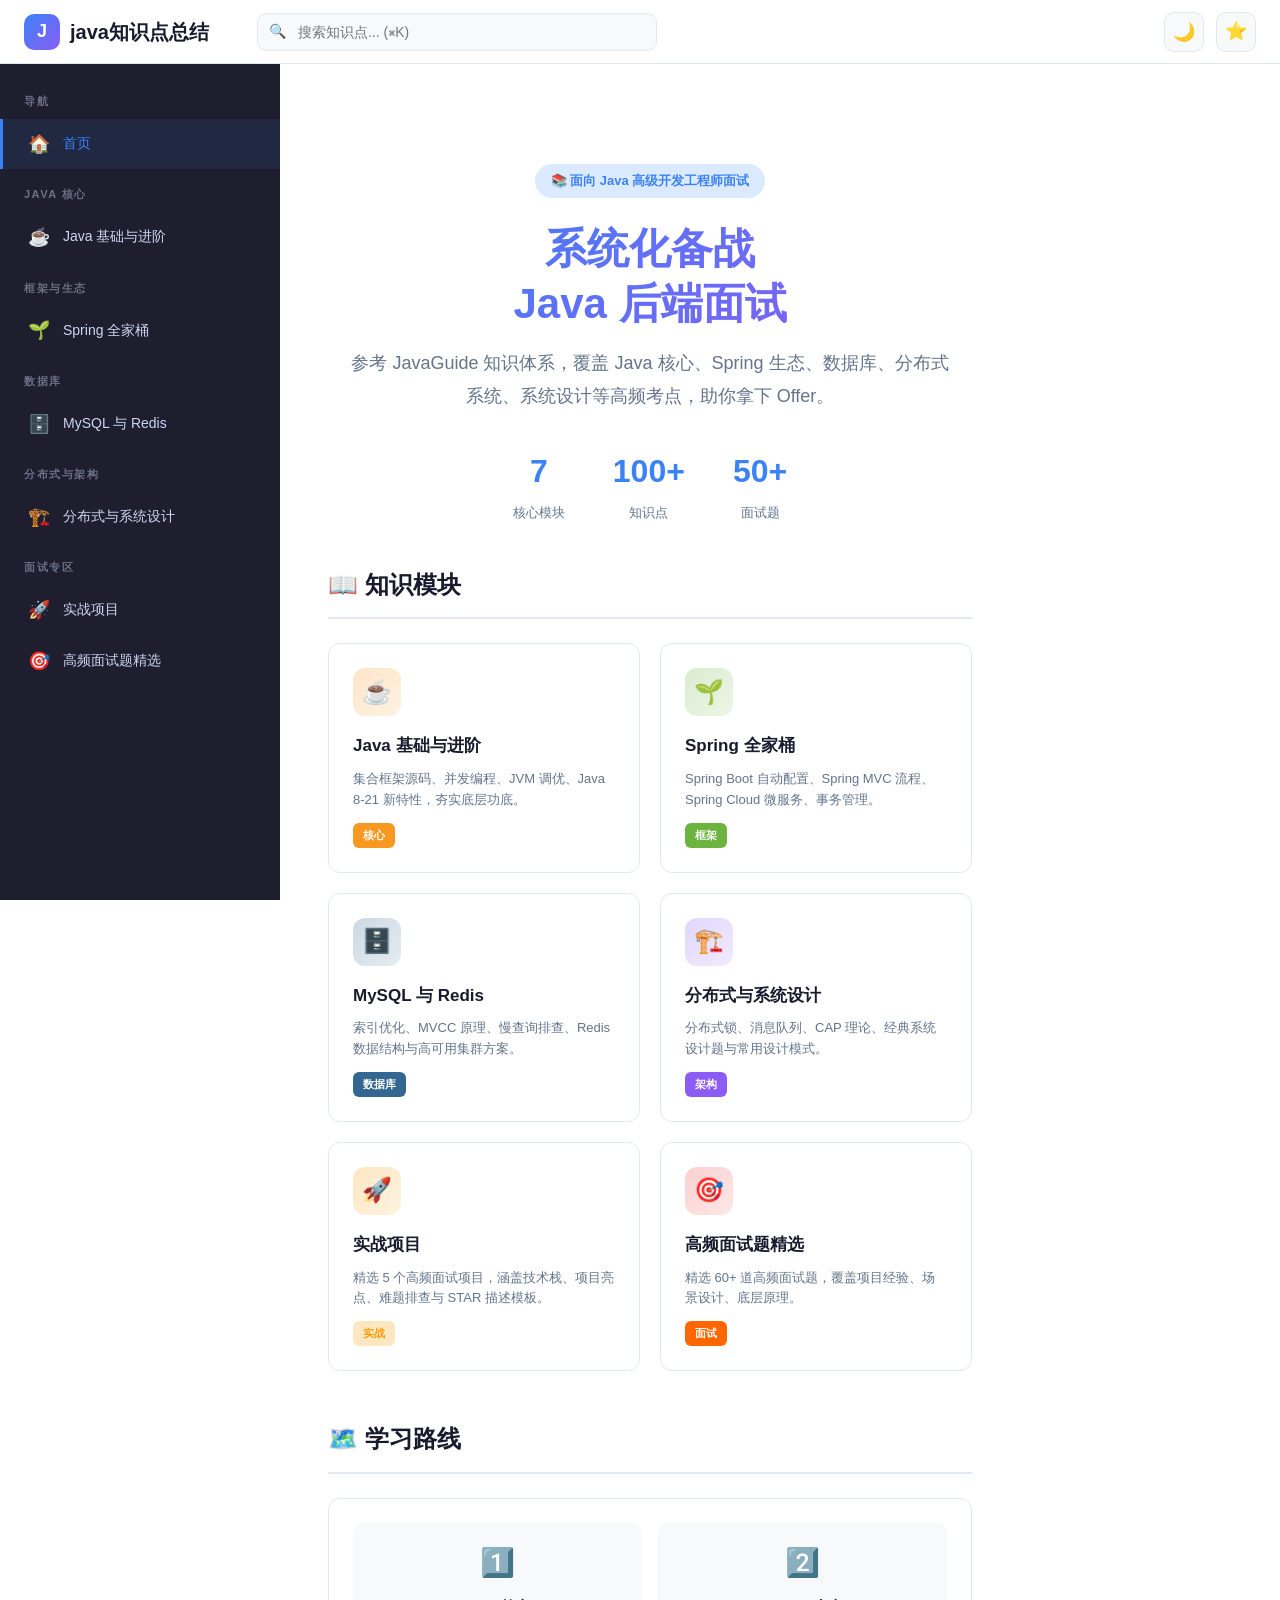
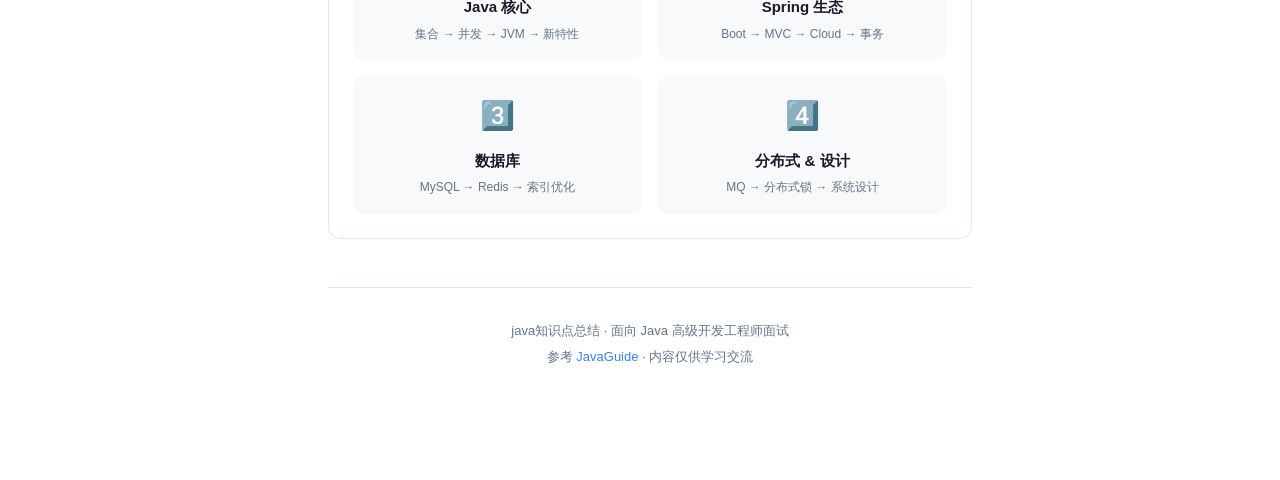
<file: index.html>
<!DOCTYPE html>
<html lang="zh-CN">
<head>
  <meta charset="UTF-8">
  <meta name="viewport" content="width=device-width, initial-scale=1.0">
  <title>java知识点总结 - Java 高级开发面试知识库</title>
  <meta name="description" content="面向 Java 高级开发工程师面试的知识库，涵盖 Java 基础、Spring 生态、数据库、分布式系统、系统设计等核心知识点。">
  <link rel="stylesheet" href="css/style.css">
  <link rel="icon" href="data:image/svg+xml,<svg xmlns='http://www.w3.org/2000/svg' viewBox='0 0 100 100'><text y='.9em' font-size='90'>☕</text></svg>">
</head>
<body>
  <!-- Header -->
  <header class="header">
    <div class="header-left">
      <button class="menu-toggle" id="menuToggle">☰</button>
      <a href="index.html" class="logo">
        <span class="logo-icon">J</span>
        <span>java知识点总结</span>
      </a>
      <div class="search-box">
        <input type="text" id="searchInput" placeholder="搜索知识点... (⌘K)" autocomplete="off">
        <div class="search-results" id="searchResults"></div>
      </div>
    </div>
    <div class="header-right">
      <button class="theme-toggle" id="themeToggle" title="切换主题">🌙</button>
      <a href="https://github.com" class="github-link" target="_blank" title="GitHub">⭐</a>
    </div>
  </header>

  <!-- Sidebar -->
  <nav class="sidebar" id="sidebar">
    <div class="sidebar-section">
      <div class="sidebar-title">导航</div>
      <a href="index.html" class="sidebar-link active"><span class="icon">🏠</span>首页</a>
    </div>
    <div class="sidebar-section">
      <div class="sidebar-title">Java 核心</div>
      <a href="pages/java-core.html" class="sidebar-link"><span class="icon">☕</span>Java 基础与进阶</a>
    </div>
    <div class="sidebar-section">
      <div class="sidebar-title">框架与生态</div>
      <a href="pages/spring.html" class="sidebar-link"><span class="icon">🌱</span>Spring 全家桶</a>
    </div>
    <div class="sidebar-section">
      <div class="sidebar-title">数据库</div>
      <a href="pages/database.html" class="sidebar-link"><span class="icon">🗄️</span>MySQL 与 Redis</a>
    </div>
    <div class="sidebar-section">
      <div class="sidebar-title">分布式与架构</div>
      <a href="pages/distribution.html" class="sidebar-link"><span class="icon">🏗️</span>分布式与系统设计</a>
    </div>
    <div class="sidebar-section">
      <div class="sidebar-title">面试专区</div>
      <a href="pages/projects.html" class="sidebar-link"><span class="icon">🚀</span>实战项目</a>
      <a href="pages/interview.html" class="sidebar-link"><span class="icon">🎯</span>高频面试题精选</a>
    </div>
  </nav>

  <div class="sidebar-overlay" id="sidebarOverlay"></div>

  <!-- Main Content -->
  <main class="main">
    <div class="content">
      <!-- Hero -->
      <section class="hero">
        <div class="hero-badge">📚 面向 Java 高级开发工程师面试</div>
        <h1>系统化备战<br>Java 后端面试</h1>
        <p>参考 JavaGuide 知识体系，覆盖 Java 核心、Spring 生态、数据库、分布式系统、系统设计等高频考点，助你拿下 Offer。</p>
        <div class="hero-stats">
          <div class="stat-item">
            <div class="stat-number">7</div>
            <div class="stat-label">核心模块</div>
          </div>
          <div class="stat-item">
            <div class="stat-number">100+</div>
            <div class="stat-label">知识点</div>
          </div>
          <div class="stat-item">
            <div class="stat-number">50+</div>
            <div class="stat-label">面试题</div>
          </div>
        </div>
      </section>

      <!-- Quick Start Cards -->
      <h2 class="section-title">📖 知识模块</h2>
      <div class="cards-grid">
        <a href="pages/java-core.html" class="card">
          <div class="card-icon" style="background:linear-gradient(135deg,#f8982040,#f8982020);">☕</div>
          <h3>Java 基础与进阶</h3>
          <p>集合框架源码、并发编程、JVM 调优、Java 8-21 新特性，夯实底层功底。</p>
          <span class="card-tag" style="background:var(--tag-java);">核心</span>
        </a>
        <a href="pages/spring.html" class="card">
          <div class="card-icon" style="background:linear-gradient(135deg,#6db33f40,#6db33f20);">🌱</div>
          <h3>Spring 全家桶</h3>
          <p>Spring Boot 自动配置、Spring MVC 流程、Spring Cloud 微服务、事务管理。</p>
          <span class="card-tag" style="background:var(--tag-spring);">框架</span>
        </a>
        <a href="pages/database.html" class="card">
          <div class="card-icon" style="background:linear-gradient(135deg,#33679140,#33679120);">🗄️</div>
          <h3>MySQL 与 Redis</h3>
          <p>索引优化、MVCC 原理、慢查询排查、Redis 数据结构与高可用集群方案。</p>
          <span class="card-tag" style="background:var(--tag-db);">数据库</span>
        </a>
        <a href="pages/distribution.html" class="card">
          <div class="card-icon" style="background:linear-gradient(135deg,#8b5cf640,#8b5cf620);">🏗️</div>
          <h3>分布式与系统设计</h3>
          <p>分布式锁、消息队列、CAP 理论、经典系统设计题与常用设计模式。</p>
          <span class="card-tag" style="background:var(--tag-design);">架构</span>
        </a>
        <a href="pages/projects.html" class="card">
          <div class="card-icon" style="background:linear-gradient(135deg,#f59e0b40,#f59e0b20);">🚀</div>
          <h3>实战项目</h3>
          <p>精选 5 个高频面试项目，涵盖技术栈、项目亮点、难题排查与 STAR 描述模板。</p>
          <span class="card-tag" style="background:#f59e0b40;color:#f59e0b;">实战</span>
        </a>
        <a href="pages/interview.html" class="card">
          <div class="card-icon" style="background:linear-gradient(135deg,#ef444440,#ef444420);">🎯</div>
          <h3>高频面试题精选</h3>
          <p>精选 60+ 道高频面试题，覆盖项目经验、场景设计、底层原理。</p>
          <span class="card-tag" style="background:var(--tag-mq);">面试</span>
        </a>
      </div>

      <!-- Study Roadmap -->
      <h2 class="section-title">🗺️ 学习路线</h2>
      <div style="background:var(--bg-card);border:1px solid var(--border);border-radius:var(--radius);padding:24px;margin-bottom:48px;">
        <div style="display:grid;grid-template-columns:repeat(auto-fit,minmax(200px,1fr));gap:16px;">
          <div style="text-align:center;padding:16px;border-radius:10px;background:var(--bg-secondary);">
            <div style="font-size:28px;margin-bottom:8px;">1️⃣</div>
            <div style="font-weight:700;font-size:15px;">Java 核心</div>
            <div style="font-size:12px;color:var(--text-secondary);margin-top:4px;">集合 → 并发 → JVM → 新特性</div>
          </div>
          <div style="text-align:center;padding:16px;border-radius:10px;background:var(--bg-secondary);">
            <div style="font-size:28px;margin-bottom:8px;">2️⃣</div>
            <div style="font-weight:700;font-size:15px;">Spring 生态</div>
            <div style="font-size:12px;color:var(--text-secondary);margin-top:4px;">Boot → MVC → Cloud → 事务</div>
          </div>
          <div style="text-align:center;padding:16px;border-radius:10px;background:var(--bg-secondary);">
            <div style="font-size:28px;margin-bottom:8px;">3️⃣</div>
            <div style="font-weight:700;font-size:15px;">数据库</div>
            <div style="font-size:12px;color:var(--text-secondary);margin-top:4px;">MySQL → Redis → 索引优化</div>
          </div>
          <div style="text-align:center;padding:16px;border-radius:10px;background:var(--bg-secondary);">
            <div style="font-size:28px;margin-bottom:8px;">4️⃣</div>
            <div style="font-weight:700;font-size:15px;">分布式 & 设计</div>
            <div style="font-size:12px;color:var(--text-secondary);margin-top:4px;">MQ → 分布式锁 → 系统设计</div>
          </div>
        </div>
      </div>

      <!-- Footer -->
      <footer class="footer">
        <p>java知识点总结 · 面向 Java 高级开发工程师面试</p>
        <p style="margin-top:4px;">参考 <a href="https://javaguide.cn" target="_blank">JavaGuide</a> · 内容仅供学习交流</p>
      </footer>
    </div>
  </main>

  <script src="js/main.js"></script>
</body>
</html>
</file>
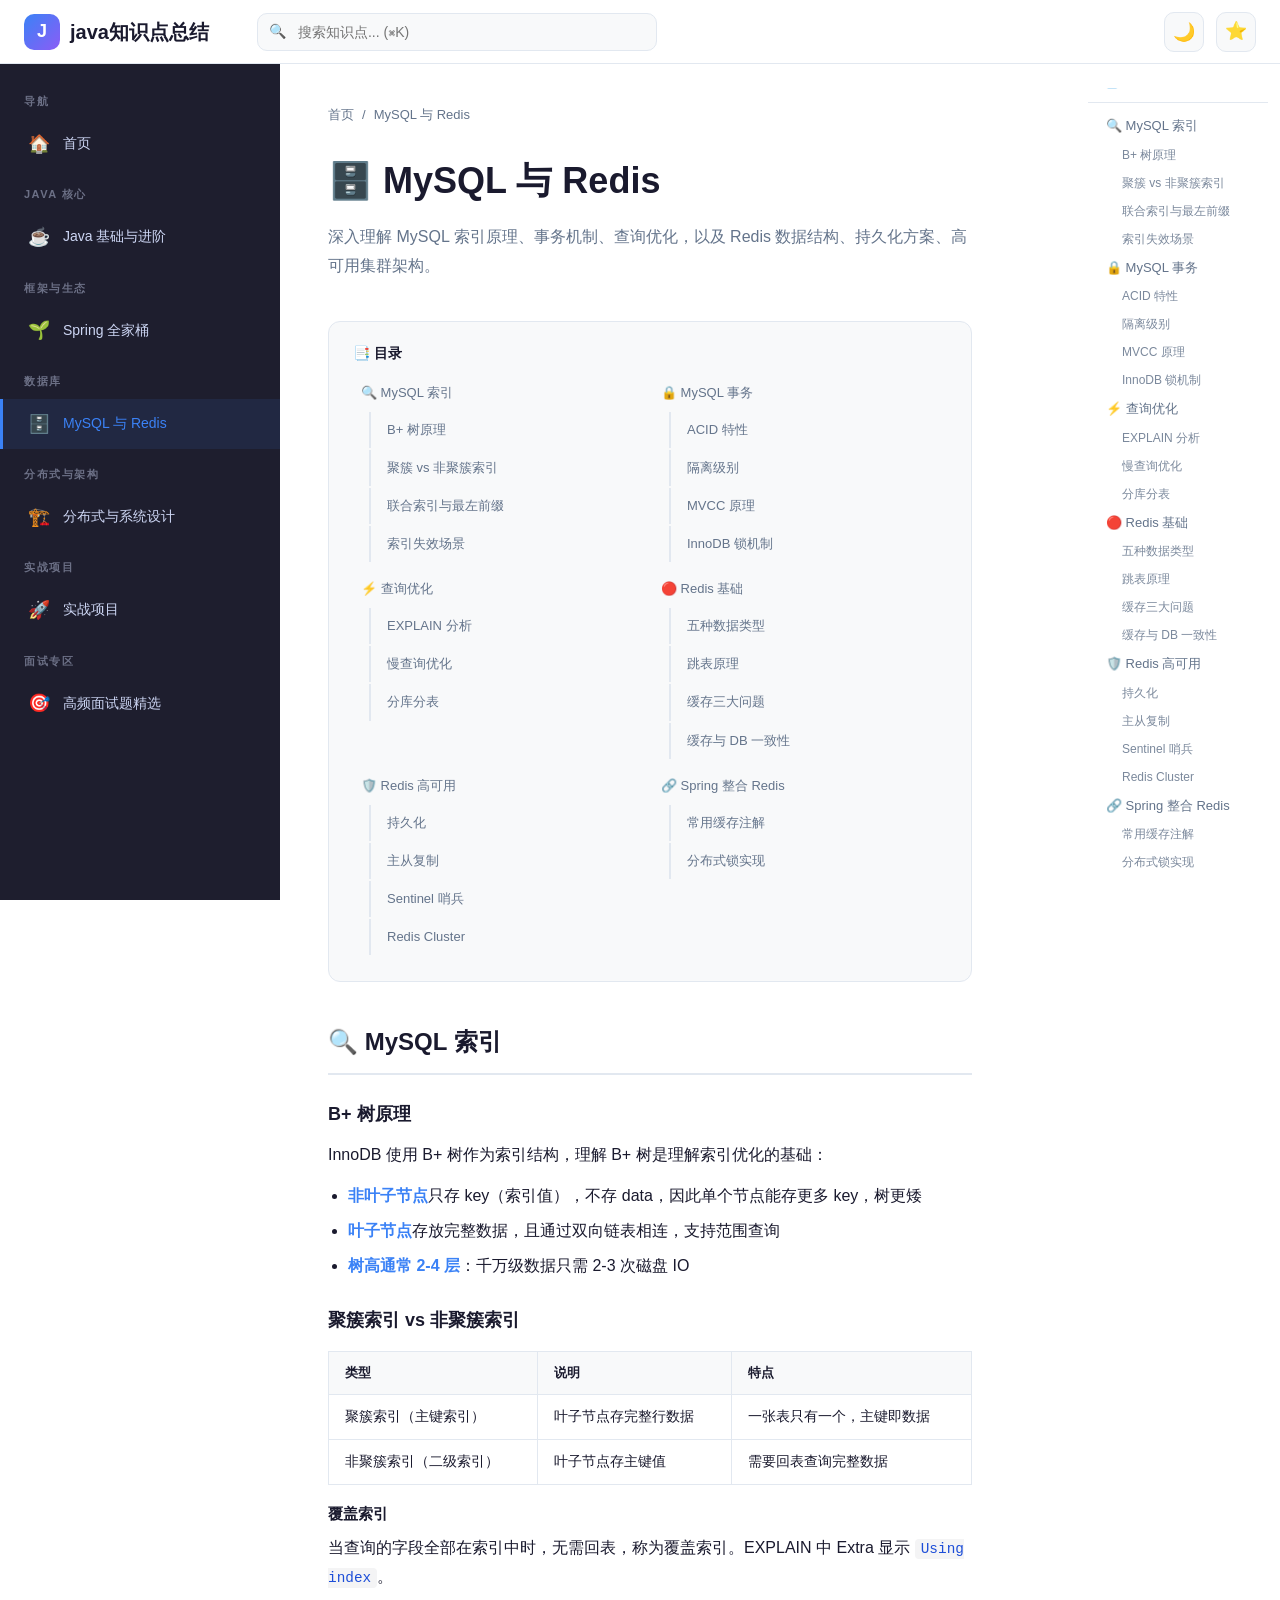
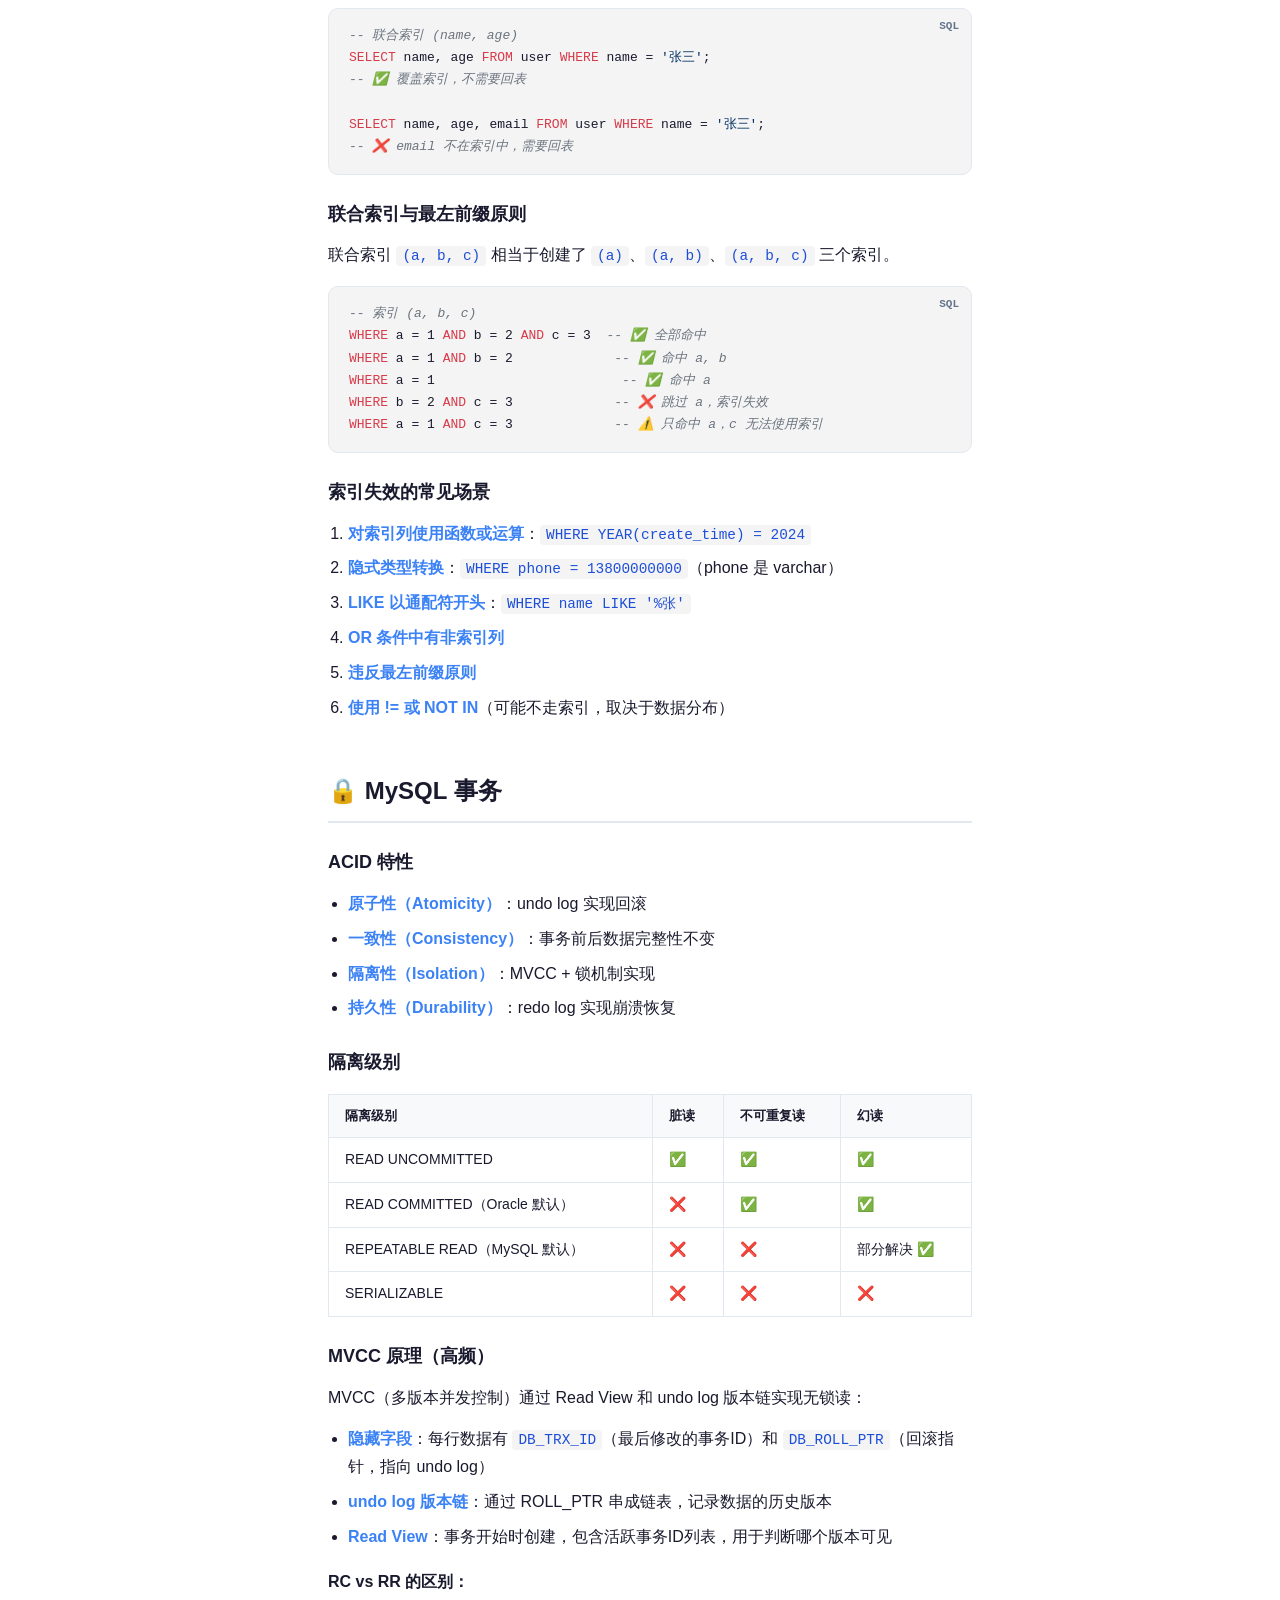
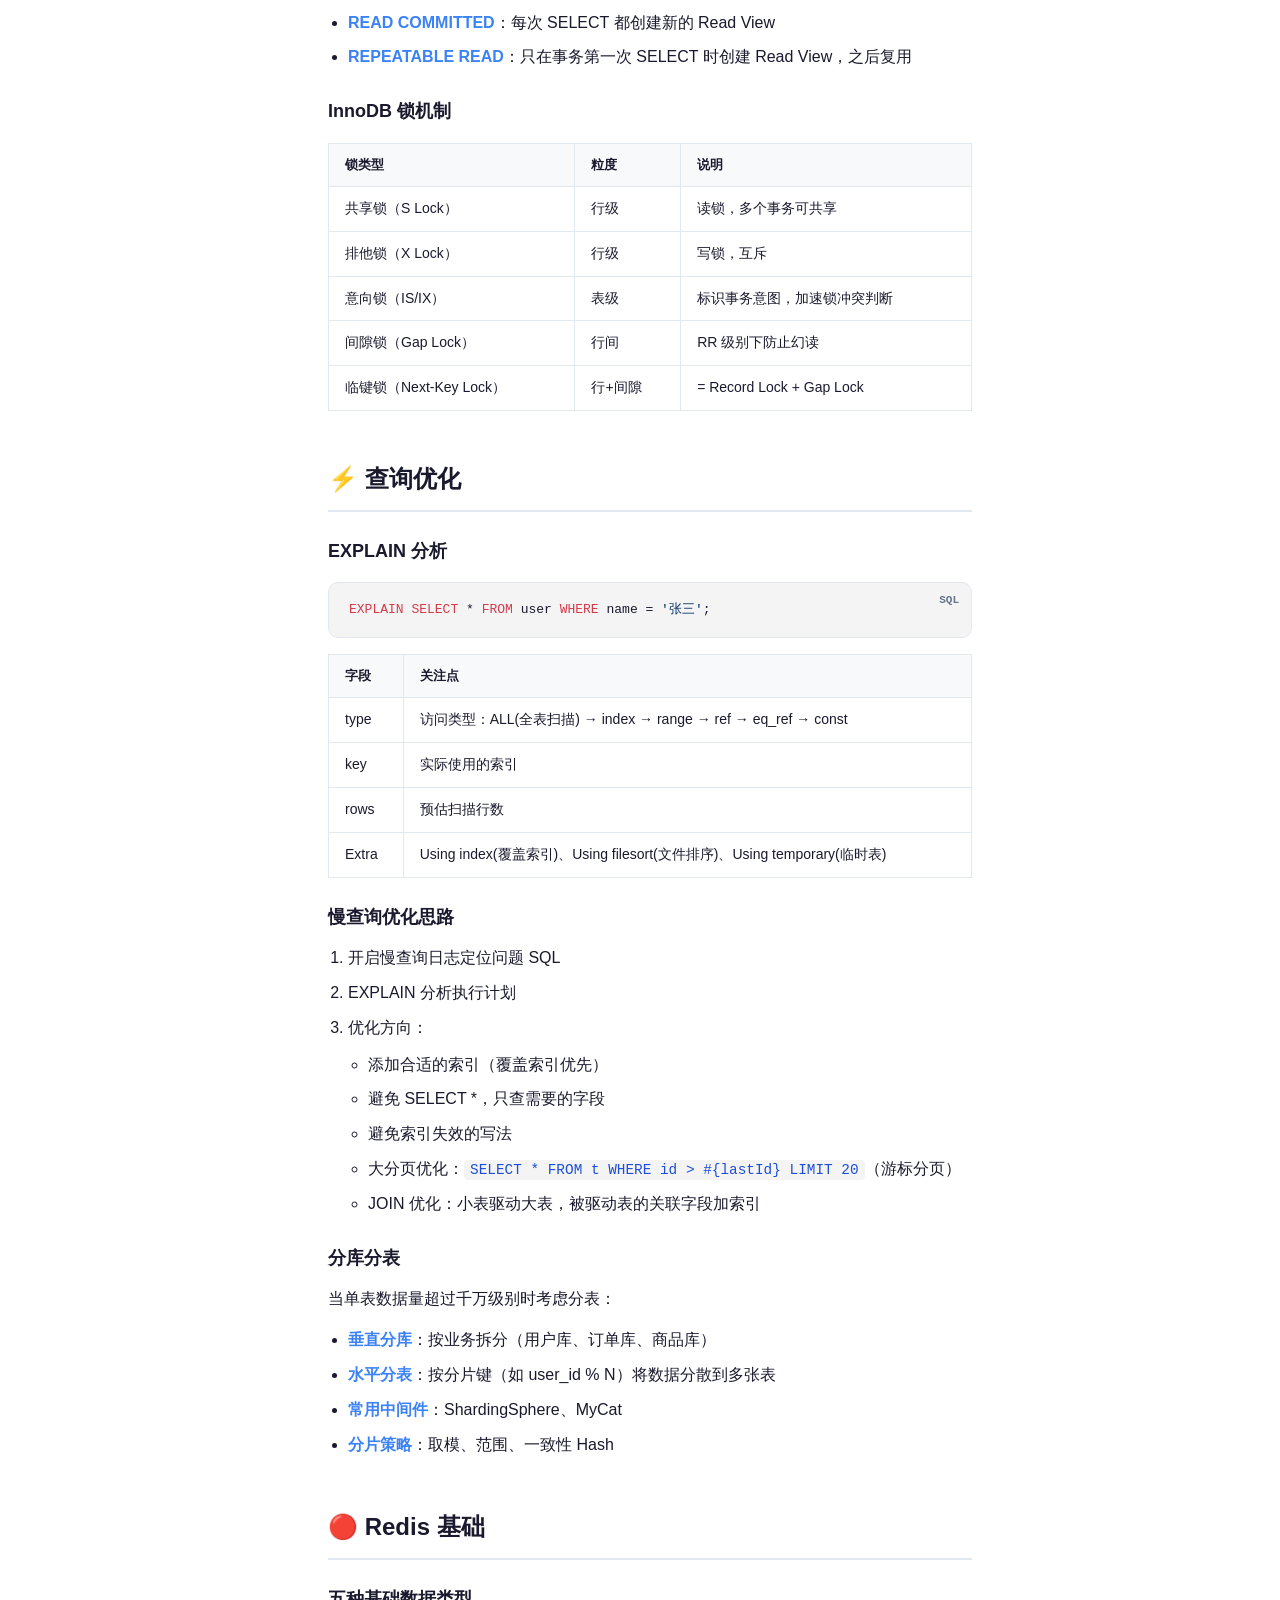
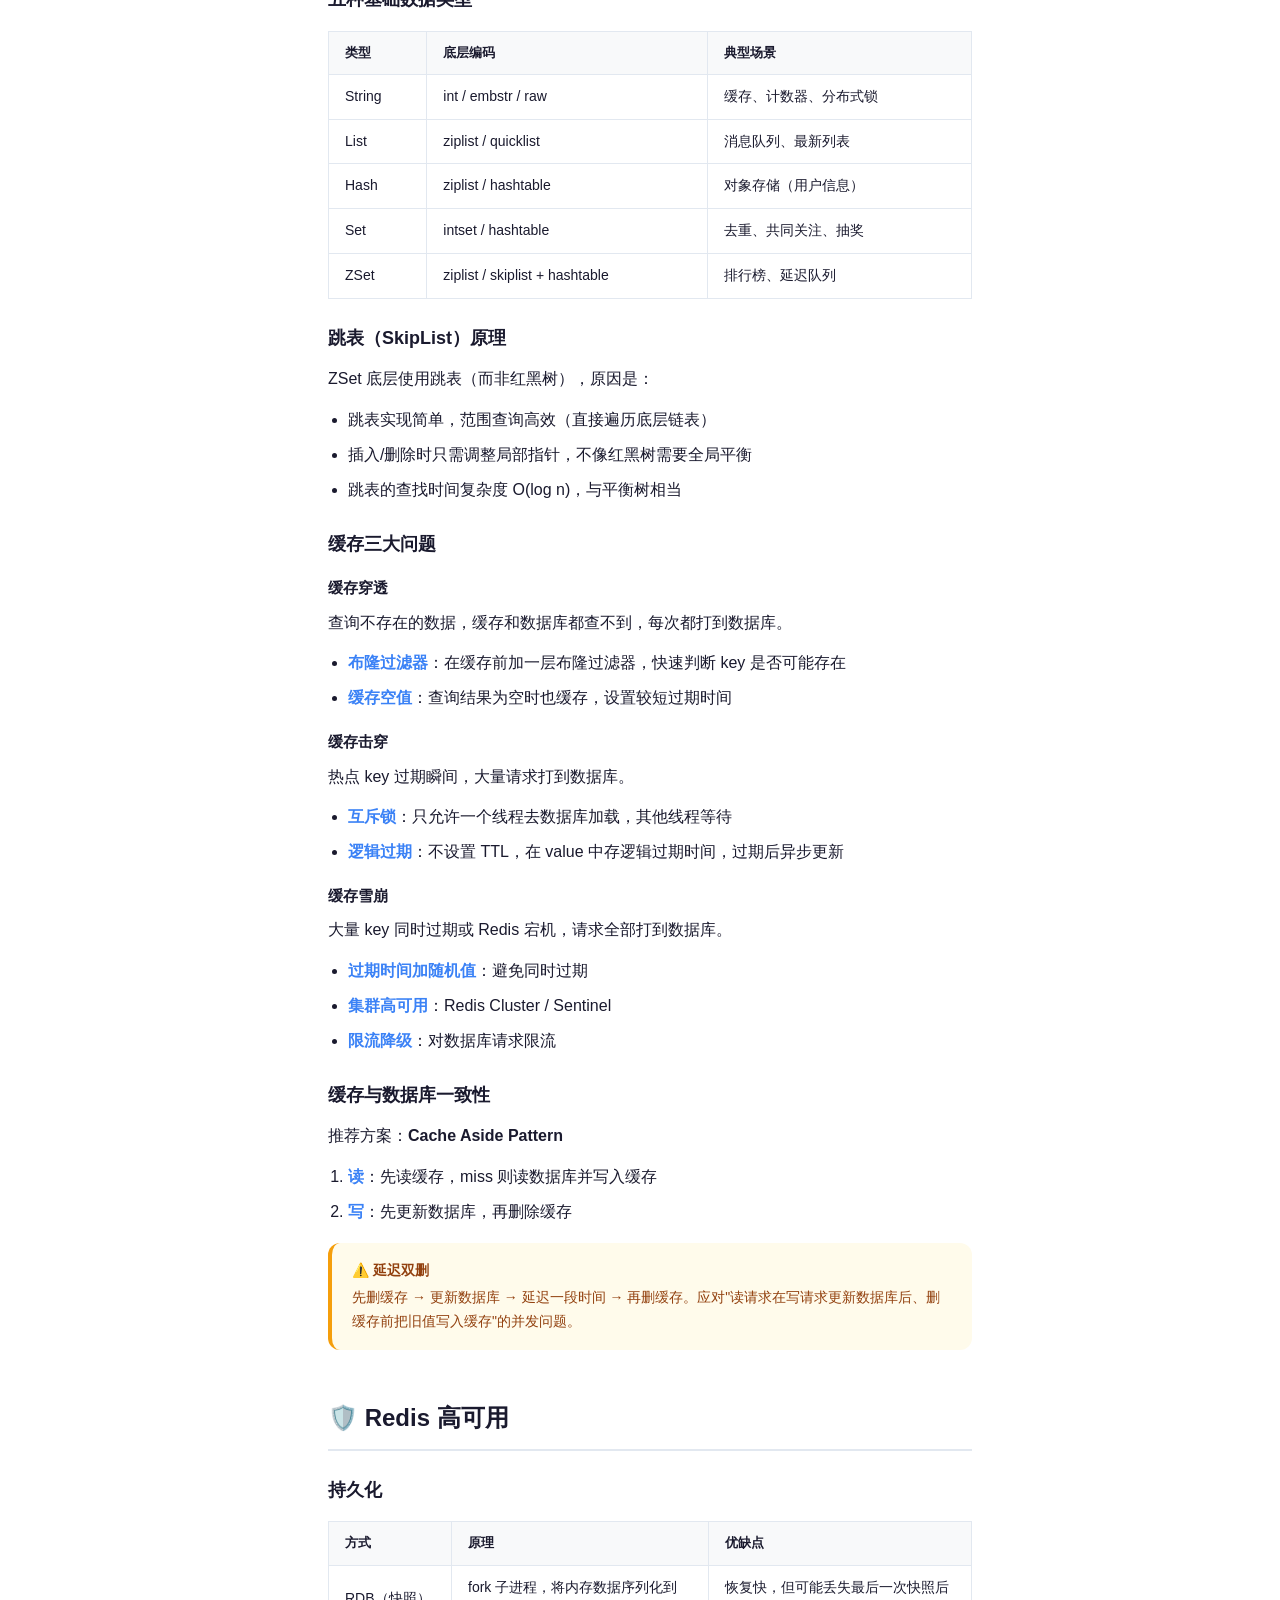
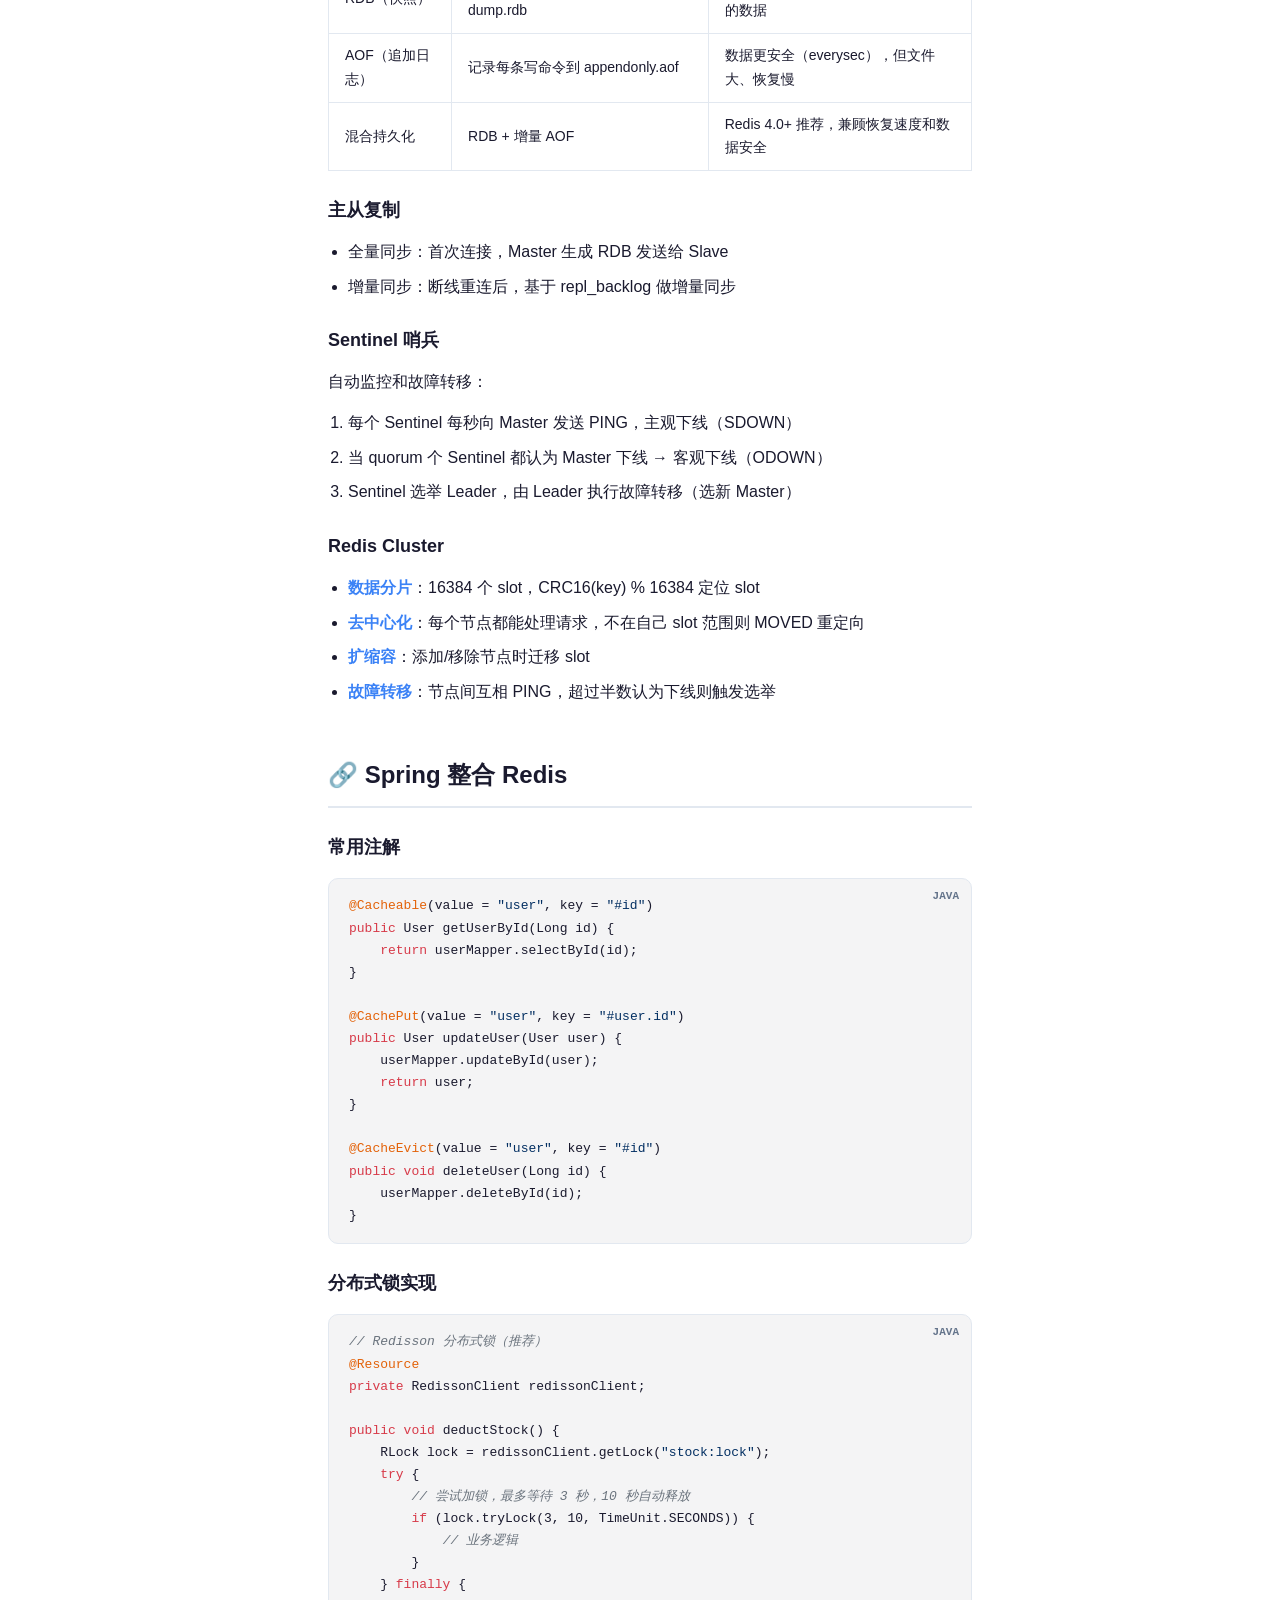
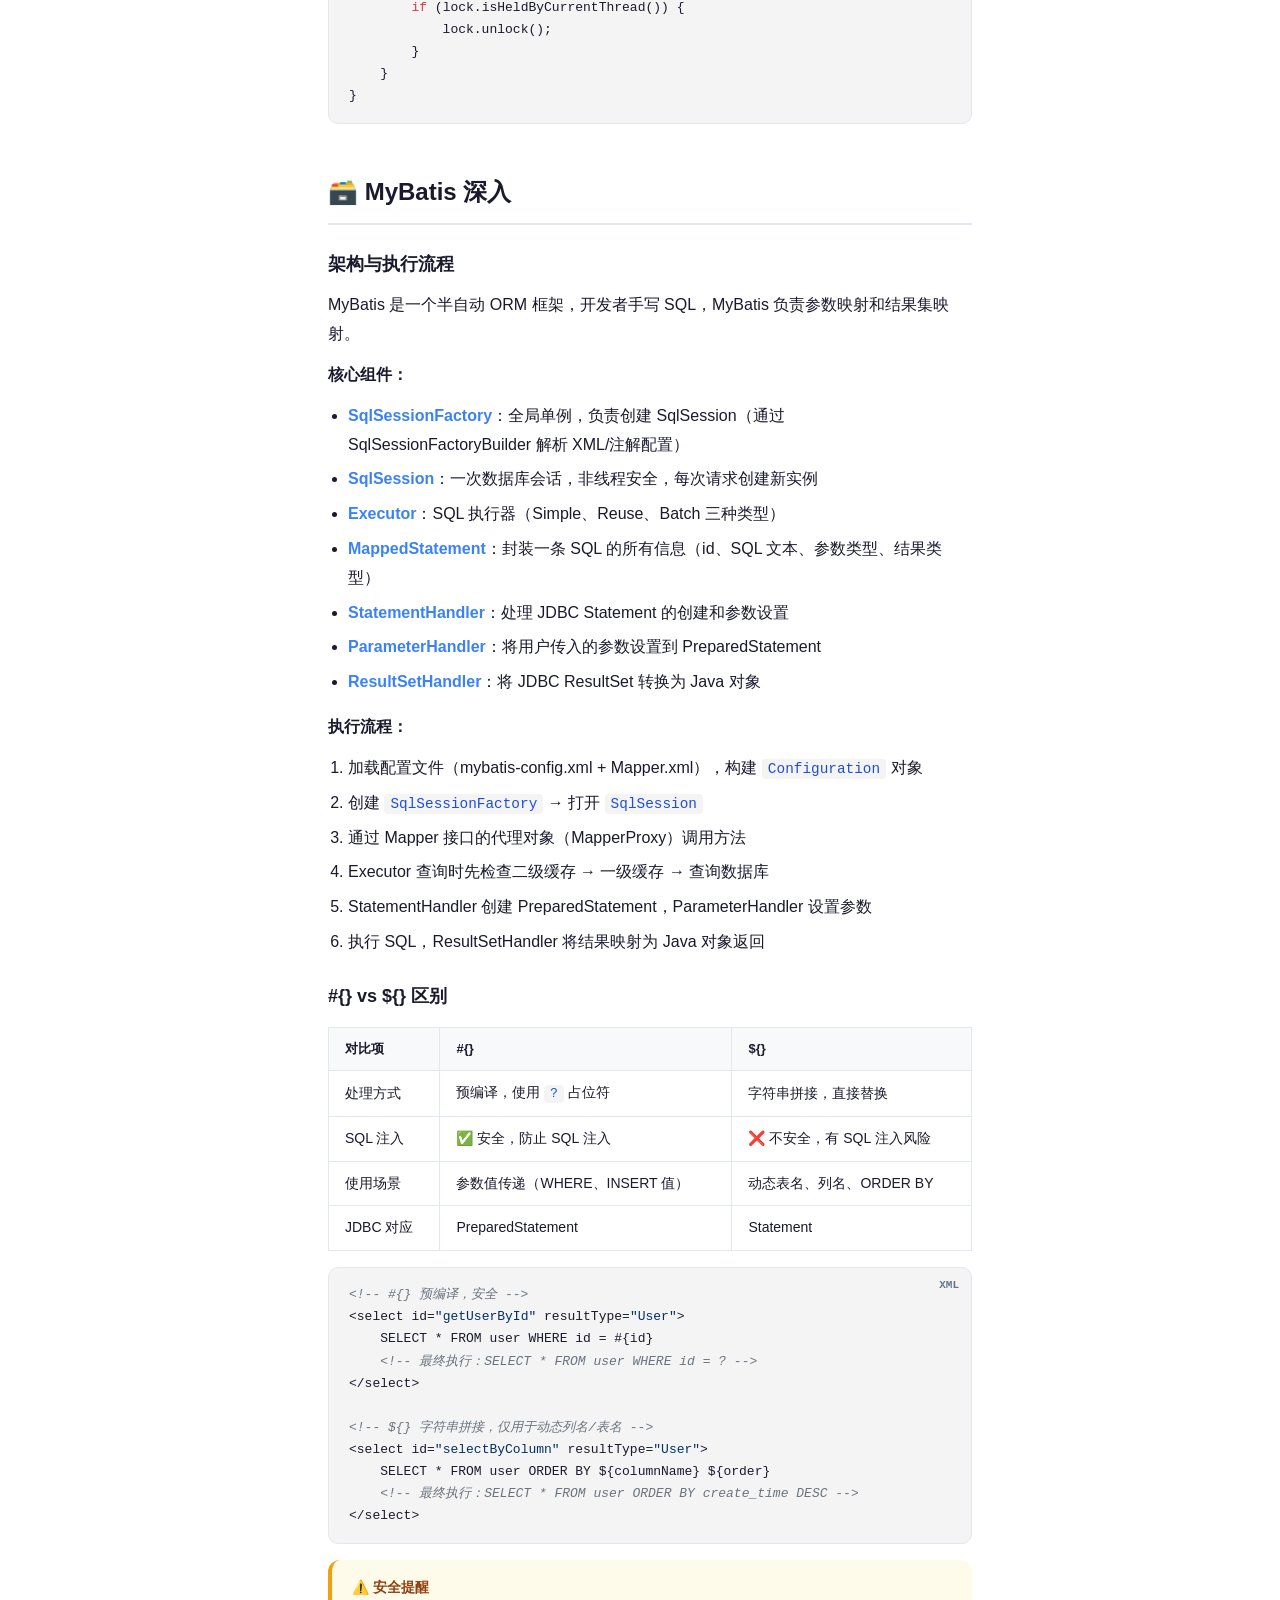
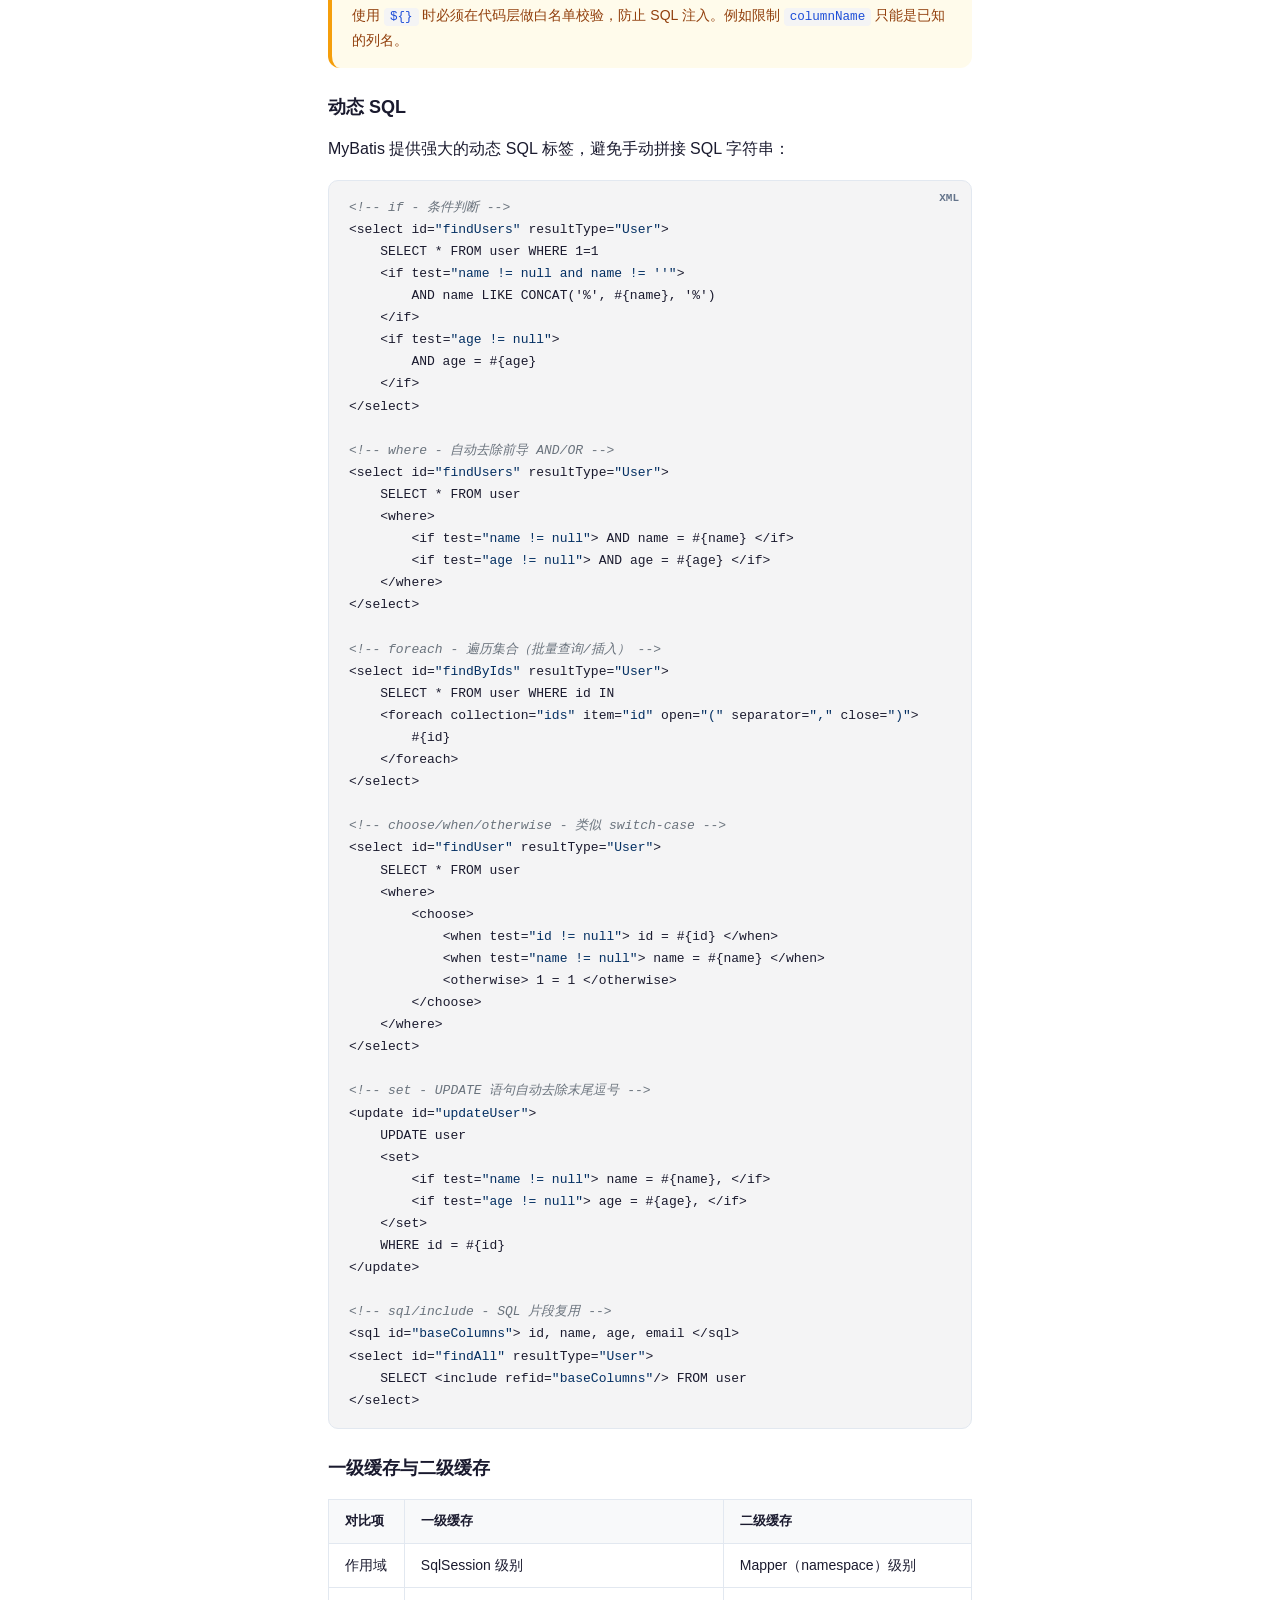
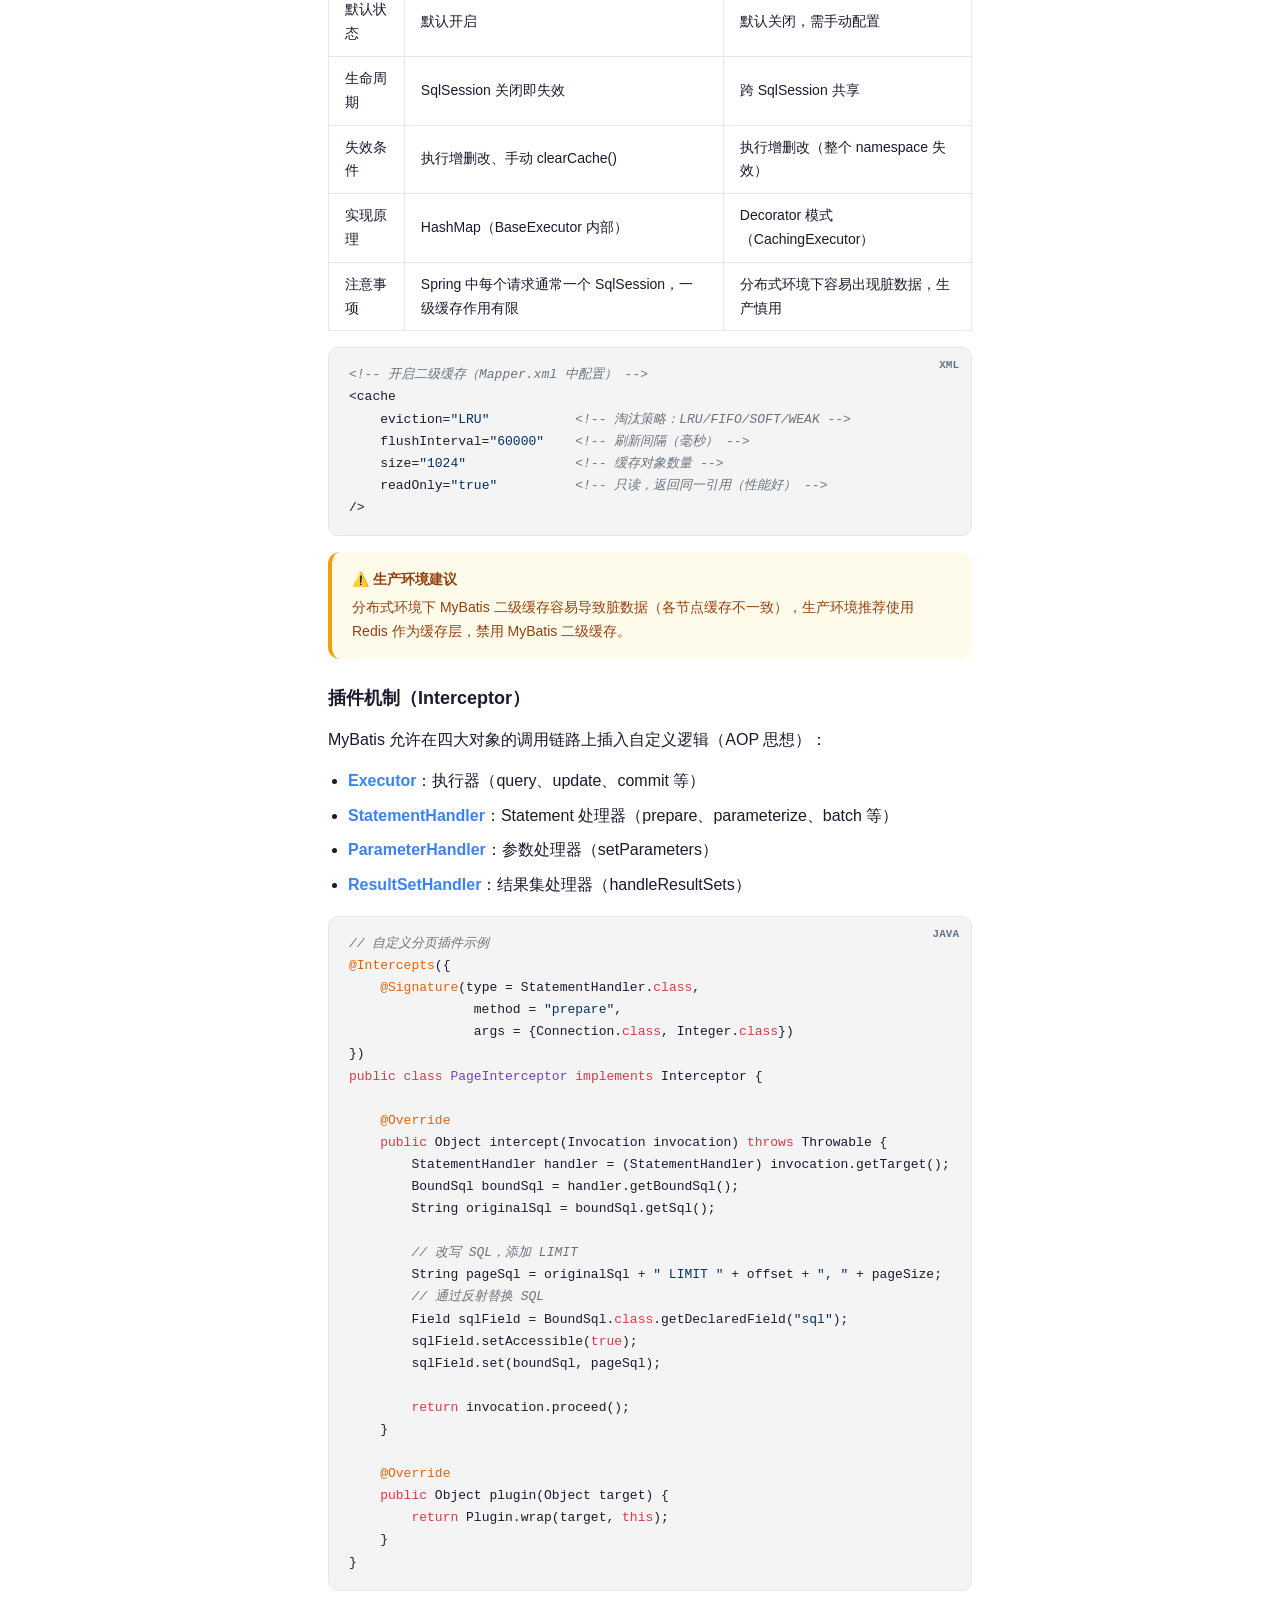
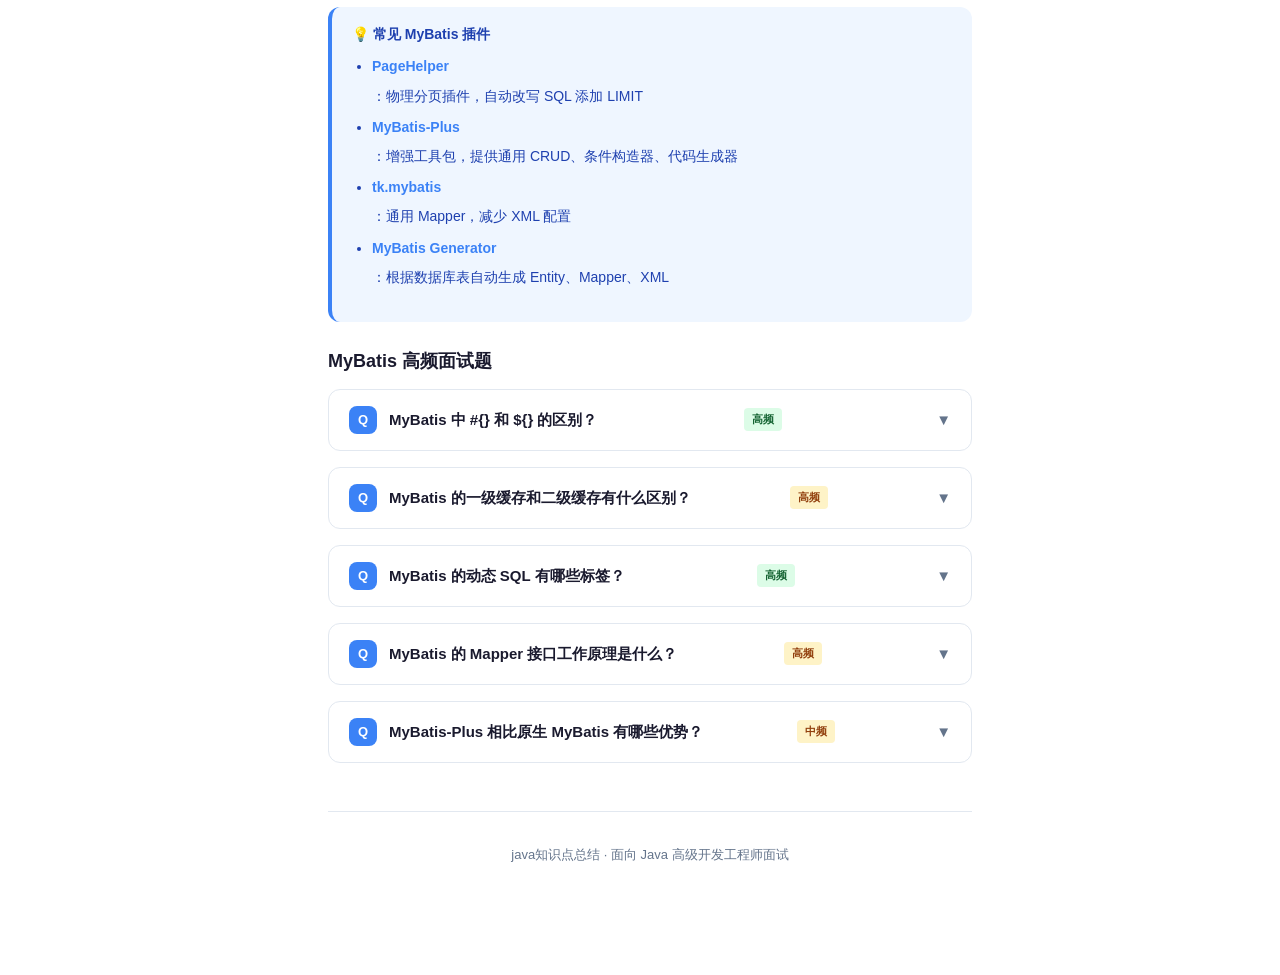
<file: pages/database.html>
<!DOCTYPE html>
<html lang="zh-CN">
<head>
  <meta charset="UTF-8">
  <meta name="viewport" content="width=device-width, initial-scale=1.0">
  <title>MySQL 与 Redis - java知识点总结</title>
  <link rel="stylesheet" href="../css/style.css">
  <link rel="icon" href="data:image/svg+xml,<svg xmlns='http://www.w3.org/2000/svg' viewBox='0 0 100 100'><text y='.9em' font-size='90'>☕</text></svg>">
</head>
<body>
  <header class="header">
    <div class="header-left">
      <button class="menu-toggle" id="menuToggle">☰</button>
      <a href="../index.html" class="logo"><span class="logo-icon">J</span><span>java知识点总结</span></a>
      <div class="search-box">
        <input type="text" id="searchInput" placeholder="搜索知识点... (⌘K)" autocomplete="off">
        <div class="search-results" id="searchResults"></div>
      </div>
    </div>
    <div class="header-right">
      <button class="theme-toggle" id="themeToggle" title="切换主题">🌙</button>
      <a href="https://github.com" class="github-link" target="_blank" title="GitHub">⭐</a>
    </div>
  </header>

  <nav class="sidebar" id="sidebar">
    <div class="sidebar-section"><div class="sidebar-title">导航</div><a href="../index.html" class="sidebar-link"><span class="icon">🏠</span>首页</a></div>
    <div class="sidebar-section"><div class="sidebar-title">Java 核心</div><a href="java-core.html" class="sidebar-link"><span class="icon">☕</span>Java 基础与进阶</a></div>
    <div class="sidebar-section"><div class="sidebar-title">框架与生态</div><a href="spring.html" class="sidebar-link"><span class="icon">🌱</span>Spring 全家桶</a></div>
    <div class="sidebar-section"><div class="sidebar-title">数据库</div><a href="database.html" class="sidebar-link active"><span class="icon">🗄️</span>MySQL 与 Redis</a></div>
    <div class="sidebar-section"><div class="sidebar-title">分布式与架构</div><a href="distribution.html" class="sidebar-link"><span class="icon">🏗️</span>分布式与系统设计</a></div>
    <div class="sidebar-section"><div class="sidebar-title">实战项目</div><a href="projects.html" class="sidebar-link"><span class="icon">🚀</span>实战项目</a></div>
    <div class="sidebar-section"><div class="sidebar-title">面试专区</div><a href="interview.html" class="sidebar-link"><span class="icon">🎯</span>高频面试题精选</a></div>
  </nav>
  <div class="sidebar-overlay" id="sidebarOverlay"></div>

  <main class="main">
    <div class="content">
      <div class="breadcrumb"><a href="../index.html">首页</a> <span>/</span> <span>MySQL 与 Redis</span></div>

      <div class="page-header">
        <h1>🗄️ MySQL 与 Redis</h1>
        <p class="subtitle">深入理解 MySQL 索引原理、事务机制、查询优化，以及 Redis 数据结构、持久化方案、高可用集群架构。</p>
      </div>

      <div class="toc">
        <h4>📑 目录</h4>
        <ul class="toc-list">
          
          <li>
            <a href="#mysql-index">🔍 MySQL 索引</a>
            <ul class="toc-sub">
              <li><a href="#bplus-tree">B+ 树原理</a></li>
              <li><a href="#cluster-index">聚簇 vs 非聚簇索引</a></li>
              <li><a href="#composite-index">联合索引与最左前缀</a></li>
              <li><a href="#index-fail">索引失效场景</a></li>
            </ul>
          </li>
          <li>
            <a href="#mysql-transaction">🔒 MySQL 事务</a>
            <ul class="toc-sub">
              <li><a href="#acid">ACID 特性</a></li>
              <li><a href="#isolation-level">隔离级别</a></li>
              <li><a href="#mvcc">MVCC 原理</a></li>
              <li><a href="#innodb-lock">InnoDB 锁机制</a></li>
            </ul>
          </li>
          <li>
            <a href="#mysql-optimize">⚡ 查询优化</a>
            <ul class="toc-sub">
              <li><a href="#explain">EXPLAIN 分析</a></li>
              <li><a href="#slow-query">慢查询优化</a></li>
              <li><a href="#sharding">分库分表</a></li>
            </ul>
          </li>
          <li>
            <a href="#redis">🔴 Redis 基础</a>
            <ul class="toc-sub">
              <li><a href="#redis-types">五种数据类型</a></li>
              <li><a href="#skiplist">跳表原理</a></li>
              <li><a href="#cache-problems">缓存三大问题</a></li>
              <li><a href="#cache-consistency">缓存与 DB 一致性</a></li>
            </ul>
          </li>
          <li>
            <a href="#redis-ha">🛡️ Redis 高可用</a>
            <ul class="toc-sub">
              <li><a href="#redis-persistence">持久化</a></li>
              <li><a href="#redis-replication">主从复制</a></li>
              <li><a href="#redis-sentinel">Sentinel 哨兵</a></li>
              <li><a href="#redis-cluster">Redis Cluster</a></li>
            </ul>
          </li>
          <li>
            <a href="#redis-spring">🔗 Spring 整合 Redis</a>
            <ul class="toc-sub">
              <li><a href="#cache-annotation">常用缓存注解</a></li>
              <li><a href="#redis-dist-lock">分布式锁实现</a></li>
            </ul>
          </li>
        
        </ul>
      </div>

      <!-- ==================== MySQL 索引 ==================== -->
      <section class="knowledge-section" id="mysql-index">
        <h2>🔍 MySQL 索引</h2>

        <h3 id="bplus-tree">B+ 树原理</h3>
        <p>InnoDB 使用 B+ 树作为索引结构，理解 B+ 树是理解索引优化的基础：</p>
        <ul>
          <li><strong>非叶子节点</strong>只存 key（索引值），不存 data，因此单个节点能存更多 key，树更矮</li>
          <li><strong>叶子节点</strong>存放完整数据，且通过双向链表相连，支持范围查询</li>
          <li><strong>树高通常 2-4 层</strong>：千万级数据只需 2-3 次磁盘 IO</li>
        </ul>

        <h3 id="cluster-index">聚簇索引 vs 非聚簇索引</h3>
        <table>
          <tr><th>类型</th><th>说明</th><th>特点</th></tr>
          <tr><td>聚簇索引（主键索引）</td><td>叶子节点存完整行数据</td><td>一张表只有一个，主键即数据</td></tr>
          <tr><td>非聚簇索引（二级索引）</td><td>叶子节点存主键值</td><td>需要回表查询完整数据</td></tr>
        </table>

        <h4>覆盖索引</h4>
        <p>当查询的字段全部在索引中时，无需回表，称为覆盖索引。EXPLAIN 中 Extra 显示 <code>Using index</code>。</p>
        <pre data-lang="sql"><span class="cm">-- 联合索引 (name, age)</span>
<span class="kw">SELECT</span> name, age <span class="kw">FROM</span> user <span class="kw">WHERE</span> name = <span class="str">'张三'</span>;
<span class="cm">-- ✅ 覆盖索引，不需要回表</span>

<span class="kw">SELECT</span> name, age, email <span class="kw">FROM</span> user <span class="kw">WHERE</span> name = <span class="str">'张三'</span>;
<span class="cm">-- ❌ email 不在索引中，需要回表</span></pre>

        <h3 id="composite-index">联合索引与最左前缀原则</h3>
        <p>联合索引 <code>(a, b, c)</code> 相当于创建了 <code>(a)</code>、<code>(a, b)</code>、<code>(a, b, c)</code> 三个索引。</p>
        <pre data-lang="sql"><span class="cm">-- 索引 (a, b, c)</span>
<span class="kw">WHERE</span> a = 1 <span class="kw">AND</span> b = 2 <span class="kw">AND</span> c = 3  <span class="cm">-- ✅ 全部命中</span>
<span class="kw">WHERE</span> a = 1 <span class="kw">AND</span> b = 2             <span class="cm">-- ✅ 命中 a, b</span>
<span class="kw">WHERE</span> a = 1                        <span class="cm">-- ✅ 命中 a</span>
<span class="kw">WHERE</span> b = 2 <span class="kw">AND</span> c = 3             <span class="cm">-- ❌ 跳过 a，索引失效</span>
<span class="kw">WHERE</span> a = 1 <span class="kw">AND</span> c = 3             <span class="cm">-- ⚠️ 只命中 a，c 无法使用索引</span></pre>

        <h3 id="index-fail">索引失效的常见场景</h3>
        <ol>
          <li><strong>对索引列使用函数或运算</strong>：<code>WHERE YEAR(create_time) = 2024</code></li>
          <li><strong>隐式类型转换</strong>：<code>WHERE phone = 13800000000</code>（phone 是 varchar）</li>
          <li><strong>LIKE 以通配符开头</strong>：<code>WHERE name LIKE '%张'</code></li>
          <li><strong>OR 条件中有非索引列</strong></li>
          <li><strong>违反最左前缀原则</strong></li>
          <li><strong>使用 != 或 NOT IN</strong>（可能不走索引，取决于数据分布）</li>
        </ol>
      </section>

      <!-- ==================== MySQL 事务 ==================== -->
      <section class="knowledge-section" id="mysql-transaction">
        <h2>🔒 MySQL 事务</h2>

        <h3 id="acid">ACID 特性</h3>
        <ul>
          <li><strong>原子性（Atomicity）</strong>：undo log 实现回滚</li>
          <li><strong>一致性（Consistency）</strong>：事务前后数据完整性不变</li>
          <li><strong>隔离性（Isolation）</strong>：MVCC + 锁机制实现</li>
          <li><strong>持久性（Durability）</strong>：redo log 实现崩溃恢复</li>
        </ul>

        <h3 id="isolation-level">隔离级别</h3>
        <table>
          <tr><th>隔离级别</th><th>脏读</th><th>不可重复读</th><th>幻读</th></tr>
          <tr><td>READ UNCOMMITTED</td><td>✅</td><td>✅</td><td>✅</td></tr>
          <tr><td>READ COMMITTED（Oracle 默认）</td><td>❌</td><td>✅</td><td>✅</td></tr>
          <tr><td>REPEATABLE READ（MySQL 默认）</td><td>❌</td><td>❌</td><td>部分解决 ✅</td></tr>
          <tr><td>SERIALIZABLE</td><td>❌</td><td>❌</td><td>❌</td></tr>
        </table>

        <h3 id="mvcc">MVCC 原理（高频）</h3>
        <p>MVCC（多版本并发控制）通过 Read View 和 undo log 版本链实现无锁读：</p>
        <ul>
          <li><strong>隐藏字段</strong>：每行数据有 <code>DB_TRX_ID</code>（最后修改的事务ID）和 <code>DB_ROLL_PTR</code>（回滚指针，指向 undo log）</li>
          <li><strong>undo log 版本链</strong>：通过 ROLL_PTR 串成链表，记录数据的历史版本</li>
          <li><strong>Read View</strong>：事务开始时创建，包含活跃事务ID列表，用于判断哪个版本可见</li>
        </ul>

        <p><strong>RC vs RR 的区别：</strong></p>
        <ul>
          <li><strong>READ COMMITTED</strong>：每次 SELECT 都创建新的 Read View</li>
          <li><strong>REPEATABLE READ</strong>：只在事务第一次 SELECT 时创建 Read View，之后复用</li>
        </ul>

        <h3 id="innodb-lock">InnoDB 锁机制</h3>
        <table>
          <tr><th>锁类型</th><th>粒度</th><th>说明</th></tr>
          <tr><td>共享锁（S Lock）</td><td>行级</td><td>读锁，多个事务可共享</td></tr>
          <tr><td>排他锁（X Lock）</td><td>行级</td><td>写锁，互斥</td></tr>
          <tr><td>意向锁（IS/IX）</td><td>表级</td><td>标识事务意图，加速锁冲突判断</td></tr>
          <tr><td>间隙锁（Gap Lock）</td><td>行间</td><td>RR 级别下防止幻读</td></tr>
          <tr><td>临键锁（Next-Key Lock）</td><td>行+间隙</td><td>= Record Lock + Gap Lock</td></tr>
        </table>
      </section>

      <!-- ==================== 查询优化 ==================== -->
      <section class="knowledge-section" id="mysql-optimize">
        <h2>⚡ 查询优化</h2>

        <h3 id="explain">EXPLAIN 分析</h3>
        <pre data-lang="sql"><span class="kw">EXPLAIN SELECT</span> * <span class="kw">FROM</span> user <span class="kw">WHERE</span> name = <span class="str">'张三'</span>;</pre>
        <table>
          <tr><th>字段</th><th>关注点</th></tr>
          <tr><td>type</td><td>访问类型：ALL(全表扫描) → index → range → ref → eq_ref → const</td></tr>
          <tr><td>key</td><td>实际使用的索引</td></tr>
          <tr><td>rows</td><td>预估扫描行数</td></tr>
          <tr><td>Extra</td><td>Using index(覆盖索引)、Using filesort(文件排序)、Using temporary(临时表)</td></tr>
        </table>

        <h3 id="slow-query">慢查询优化思路</h3>
        <ol>
          <li>开启慢查询日志定位问题 SQL</li>
          <li>EXPLAIN 分析执行计划</li>
          <li>优化方向：
            <ul>
              <li>添加合适的索引（覆盖索引优先）</li>
              <li>避免 SELECT *，只查需要的字段</li>
              <li>避免索引失效的写法</li>
              <li>大分页优化：<code>SELECT * FROM t WHERE id > #{lastId} LIMIT 20</code>（游标分页）</li>
              <li>JOIN 优化：小表驱动大表，被驱动表的关联字段加索引</li>
            </ul>
          </li>
        </ol>

        <h3 id="sharding">分库分表</h3>
        <p>当单表数据量超过千万级别时考虑分表：</p>
        <ul>
          <li><strong>垂直分库</strong>：按业务拆分（用户库、订单库、商品库）</li>
          <li><strong>水平分表</strong>：按分片键（如 user_id % N）将数据分散到多张表</li>
          <li><strong>常用中间件</strong>：ShardingSphere、MyCat</li>
          <li><strong>分片策略</strong>：取模、范围、一致性 Hash</li>
        </ul>
      </section>

      <!-- ==================== Redis ==================== -->
      <section class="knowledge-section" id="redis">
        <h2>🔴 Redis 基础</h2>

        <h3 id="redis-types">五种基础数据类型</h3>
        <table>
          <tr><th>类型</th><th>底层编码</th><th>典型场景</th></tr>
          <tr><td>String</td><td>int / embstr / raw</td><td>缓存、计数器、分布式锁</td></tr>
          <tr><td>List</td><td>ziplist / quicklist</td><td>消息队列、最新列表</td></tr>
          <tr><td>Hash</td><td>ziplist / hashtable</td><td>对象存储（用户信息）</td></tr>
          <tr><td>Set</td><td>intset / hashtable</td><td>去重、共同关注、抽奖</td></tr>
          <tr><td>ZSet</td><td>ziplist / skiplist + hashtable</td><td>排行榜、延迟队列</td></tr>
        </table>

        <h3 id="skiplist">跳表（SkipList）原理</h3>
        <p>ZSet 底层使用跳表（而非红黑树），原因是：</p>
        <ul>
          <li>跳表实现简单，范围查询高效（直接遍历底层链表）</li>
          <li>插入/删除时只需调整局部指针，不像红黑树需要全局平衡</li>
          <li>跳表的查找时间复杂度 O(log n)，与平衡树相当</li>
        </ul>

        <h3 id="cache-problems">缓存三大问题</h3>

        <h4>缓存穿透</h4>
        <p>查询不存在的数据，缓存和数据库都查不到，每次都打到数据库。</p>
        <ul>
          <li><strong>布隆过滤器</strong>：在缓存前加一层布隆过滤器，快速判断 key 是否可能存在</li>
          <li><strong>缓存空值</strong>：查询结果为空时也缓存，设置较短过期时间</li>
        </ul>

        <h4>缓存击穿</h4>
        <p>热点 key 过期瞬间，大量请求打到数据库。</p>
        <ul>
          <li><strong>互斥锁</strong>：只允许一个线程去数据库加载，其他线程等待</li>
          <li><strong>逻辑过期</strong>：不设置 TTL，在 value 中存逻辑过期时间，过期后异步更新</li>
        </ul>

        <h4>缓存雪崩</h4>
        <p>大量 key 同时过期或 Redis 宕机，请求全部打到数据库。</p>
        <ul>
          <li><strong>过期时间加随机值</strong>：避免同时过期</li>
          <li><strong>集群高可用</strong>：Redis Cluster / Sentinel</li>
          <li><strong>限流降级</strong>：对数据库请求限流</li>
        </ul>

        <h3 id="cache-consistency">缓存与数据库一致性</h3>
        <p>推荐方案：<strong>Cache Aside Pattern</strong></p>
        <ol>
          <li><strong>读</strong>：先读缓存，miss 则读数据库并写入缓存</li>
          <li><strong>写</strong>：先更新数据库，再删除缓存</li>
        </ol>

        <div class="info-box warning">
          <strong>⚠️ 延迟双删</strong>
          先删缓存 → 更新数据库 → 延迟一段时间 → 再删缓存。应对"读请求在写请求更新数据库后、删缓存前把旧值写入缓存"的并发问题。
        </div>
      </section>

      <!-- ==================== Redis 高可用 ==================== -->
      <section class="knowledge-section" id="redis-ha">
        <h2>🛡️ Redis 高可用</h2>

        <h3 id="redis-persistence">持久化</h3>
        <table>
          <tr><th>方式</th><th>原理</th><th>优缺点</th></tr>
          <tr><td>RDB（快照）</td><td>fork 子进程，将内存数据序列化到 dump.rdb</td><td>恢复快，但可能丢失最后一次快照后的数据</td></tr>
          <tr><td>AOF（追加日志）</td><td>记录每条写命令到 appendonly.aof</td><td>数据更安全（everysec），但文件大、恢复慢</td></tr>
          <tr><td>混合持久化</td><td>RDB + 增量 AOF</td><td>Redis 4.0+ 推荐，兼顾恢复速度和数据安全</td></tr>
        </table>

        <h3 id="redis-replication">主从复制</h3>
        <ul>
          <li>全量同步：首次连接，Master 生成 RDB 发送给 Slave</li>
          <li>增量同步：断线重连后，基于 repl_backlog 做增量同步</li>
        </ul>

        <h3 id="redis-sentinel">Sentinel 哨兵</h3>
        <p>自动监控和故障转移：</p>
        <ol>
          <li>每个 Sentinel 每秒向 Master 发送 PING，主观下线（SDOWN）</li>
          <li>当 quorum 个 Sentinel 都认为 Master 下线 → 客观下线（ODOWN）</li>
          <li>Sentinel 选举 Leader，由 Leader 执行故障转移（选新 Master）</li>
        </ol>

        <h3 id="redis-cluster">Redis Cluster</h3>
        <ul>
          <li><strong>数据分片</strong>：16384 个 slot，CRC16(key) % 16384 定位 slot</li>
          <li><strong>去中心化</strong>：每个节点都能处理请求，不在自己 slot 范围则 MOVED 重定向</li>
          <li><strong>扩缩容</strong>：添加/移除节点时迁移 slot</li>
          <li><strong>故障转移</strong>：节点间互相 PING，超过半数认为下线则触发选举</li>
        </ul>
      </section>

      <!-- ==================== Spring 整合 Redis ==================== -->
      <section class="knowledge-section" id="redis-spring">
        <h2>🔗 Spring 整合 Redis</h2>

        <h3 id="cache-annotation">常用注解</h3>
        <pre data-lang="java"><span class="ann">@Cacheable</span>(value = <span class="str">"user"</span>, key = <span class="str">"#id"</span>)
<span class="kw">public</span> User getUserById(Long id) {
    <span class="kw">return</span> userMapper.selectById(id);
}

<span class="ann">@CachePut</span>(value = <span class="str">"user"</span>, key = <span class="str">"#user.id"</span>)
<span class="kw">public</span> User updateUser(User user) {
    userMapper.updateById(user);
    <span class="kw">return</span> user;
}

<span class="ann">@CacheEvict</span>(value = <span class="str">"user"</span>, key = <span class="str">"#id"</span>)
<span class="kw">public void</span> deleteUser(Long id) {
    userMapper.deleteById(id);
}</pre>

        <h3 id="redis-dist-lock">分布式锁实现</h3>
        <pre data-lang="java"><span class="cm">// Redisson 分布式锁（推荐）</span>
<span class="ann">@Resource</span>
<span class="kw">private</span> RedissonClient redissonClient;

<span class="kw">public void</span> deductStock() {
    RLock lock = redissonClient.getLock(<span class="str">"stock:lock"</span>);
    <span class="kw">try</span> {
        <span class="cm">// 尝试加锁，最多等待 3 秒，10 秒自动释放</span>
        <span class="kw">if</span> (lock.tryLock(3, 10, TimeUnit.SECONDS)) {
            <span class="cm">// 业务逻辑</span>
        }
    } <span class="kw">finally</span> {
        <span class="kw">if</span> (lock.isHeldByCurrentThread()) {
            lock.unlock();
        }
    }
}</pre>
      </section>

      <!-- ==================== MyBatis ==================== -->
      <section class="knowledge-section" id="mybatis">
        <h2>🗃️ MyBatis 深入</h2>

        <h3 id="mybatis-arch">架构与执行流程</h3>
        <p>MyBatis 是一个半自动 ORM 框架，开发者手写 SQL，MyBatis 负责参数映射和结果集映射。</p>
        <p><strong>核心组件：</strong></p>
        <ul>
          <li><strong>SqlSessionFactory</strong>：全局单例，负责创建 SqlSession（通过 SqlSessionFactoryBuilder 解析 XML/注解配置）</li>
          <li><strong>SqlSession</strong>：一次数据库会话，非线程安全，每次请求创建新实例</li>
          <li><strong>Executor</strong>：SQL 执行器（Simple、Reuse、Batch 三种类型）</li>
          <li><strong>MappedStatement</strong>：封装一条 SQL 的所有信息（id、SQL 文本、参数类型、结果类型）</li>
          <li><strong>StatementHandler</strong>：处理 JDBC Statement 的创建和参数设置</li>
          <li><strong>ParameterHandler</strong>：将用户传入的参数设置到 PreparedStatement</li>
          <li><strong>ResultSetHandler</strong>：将 JDBC ResultSet 转换为 Java 对象</li>
        </ul>

        <p><strong>执行流程：</strong></p>
        <ol>
          <li>加载配置文件（mybatis-config.xml + Mapper.xml），构建 <code>Configuration</code> 对象</li>
          <li>创建 <code>SqlSessionFactory</code> → 打开 <code>SqlSession</code></li>
          <li>通过 Mapper 接口的代理对象（MapperProxy）调用方法</li>
          <li>Executor 查询时先检查二级缓存 → 一级缓存 → 查询数据库</li>
          <li>StatementHandler 创建 PreparedStatement，ParameterHandler 设置参数</li>
          <li>执行 SQL，ResultSetHandler 将结果映射为 Java 对象返回</li>
        </ol>

        <h3 id="mybatis-#vs$">#{} vs ${} 区别</h3>
        <table>
          <tr><th>对比项</th><th>#{}</th><th>${}</th></tr>
          <tr><td>处理方式</td><td>预编译，使用 <code>?</code> 占位符</td><td>字符串拼接，直接替换</td></tr>
          <tr><td>SQL 注入</td><td>✅ 安全，防止 SQL 注入</td><td>❌ 不安全，有 SQL 注入风险</td></tr>
          <tr><td>使用场景</td><td>参数值传递（WHERE、INSERT 值）</td><td>动态表名、列名、ORDER BY</td></tr>
          <tr><td>JDBC 对应</td><td>PreparedStatement</td><td>Statement</td></tr>
        </table>

        <pre data-lang="xml"><span class="cm">&lt;!-- #{} 预编译，安全 --&gt;</span>
<span class="tag">&lt;select</span> id=<span class="str">"getUserById"</span> resultType=<span class="str">"User"</span><span class="tag">&gt;</span>
    SELECT * FROM user WHERE id = #{id}
    <span class="cm">&lt;!-- 最终执行：SELECT * FROM user WHERE id = ? --&gt;</span>
<span class="tag">&lt;/select&gt;</span>

<span class="cm">&lt;!-- ${} 字符串拼接，仅用于动态列名/表名 --&gt;</span>
<span class="tag">&lt;select</span> id=<span class="str">"selectByColumn"</span> resultType=<span class="str">"User"</span><span class="tag">&gt;</span>
    SELECT * FROM user ORDER BY ${columnName} ${order}
    <span class="cm">&lt;!-- 最终执行：SELECT * FROM user ORDER BY create_time DESC --&gt;</span>
<span class="tag">&lt;/select&gt;</span></pre>

        <div class="info-box warning">
          <strong>⚠️ 安全提醒</strong>
          使用 <code>${}</code> 时必须在代码层做白名单校验，防止 SQL 注入。例如限制 <code>columnName</code> 只能是已知的列名。
        </div>

        <h3 id="mybatis-dynamic">动态 SQL</h3>
        <p>MyBatis 提供强大的动态 SQL 标签，避免手动拼接 SQL 字符串：</p>

        <pre data-lang="xml"><span class="cm">&lt;!-- if - 条件判断 --&gt;</span>
<span class="tag">&lt;select</span> id=<span class="str">"findUsers"</span> resultType=<span class="str">"User"</span><span class="tag">&gt;</span>
    SELECT * FROM user WHERE 1=1
    <span class="tag">&lt;if</span> test=<span class="str">"name != null and name != ''"</span><span class="tag">&gt;</span>
        AND name LIKE CONCAT('%', #{name}, '%')
    <span class="tag">&lt;/if&gt;</span>
    <span class="tag">&lt;if</span> test=<span class="str">"age != null"</span><span class="tag">&gt;</span>
        AND age = #{age}
    <span class="tag">&lt;/if&gt;</span>
<span class="tag">&lt;/select&gt;</span>

<span class="cm">&lt;!-- where - 自动去除前导 AND/OR --&gt;</span>
<span class="tag">&lt;select</span> id=<span class="str">"findUsers"</span> resultType=<span class="str">"User"</span><span class="tag">&gt;</span>
    SELECT * FROM user
    <span class="tag">&lt;where&gt;</span>
        <span class="tag">&lt;if</span> test=<span class="str">"name != null"</span><span class="tag">&gt;</span> AND name = #{name} <span class="tag">&lt;/if&gt;</span>
        <span class="tag">&lt;if</span> test=<span class="str">"age != null"</span><span class="tag">&gt;</span> AND age = #{age} <span class="tag">&lt;/if&gt;</span>
    <span class="tag">&lt;/where&gt;</span>
<span class="tag">&lt;/select&gt;</span>

<span class="cm">&lt;!-- foreach - 遍历集合（批量查询/插入） --&gt;</span>
<span class="tag">&lt;select</span> id=<span class="str">"findByIds"</span> resultType=<span class="str">"User"</span><span class="tag">&gt;</span>
    SELECT * FROM user WHERE id IN
    <span class="tag">&lt;foreach</span> collection=<span class="str">"ids"</span> item=<span class="str">"id"</span> open=<span class="str">"("</span> separator=<span class="str">","</span> close=<span class="str">")"</span><span class="tag">&gt;</span>
        #{id}
    <span class="tag">&lt;/foreach&gt;</span>
<span class="tag">&lt;/select&gt;</span>

<span class="cm">&lt;!-- choose/when/otherwise - 类似 switch-case --&gt;</span>
<span class="tag">&lt;select</span> id=<span class="str">"findUser"</span> resultType=<span class="str">"User"</span><span class="tag">&gt;</span>
    SELECT * FROM user
    <span class="tag">&lt;where&gt;</span>
        <span class="tag">&lt;choose&gt;</span>
            <span class="tag">&lt;when</span> test=<span class="str">"id != null"</span><span class="tag">&gt;</span> id = #{id} <span class="tag">&lt;/when&gt;</span>
            <span class="tag">&lt;when</span> test=<span class="str">"name != null"</span><span class="tag">&gt;</span> name = #{name} <span class="tag">&lt;/when&gt;</span>
            <span class="tag">&lt;otherwise&gt;</span> 1 = 1 <span class="tag">&lt;/otherwise&gt;</span>
        <span class="tag">&lt;/choose&gt;</span>
    <span class="tag">&lt;/where&gt;</span>
<span class="tag">&lt;/select&gt;</span>

<span class="cm">&lt;!-- set - UPDATE 语句自动去除末尾逗号 --&gt;</span>
<span class="tag">&lt;update</span> id=<span class="str">"updateUser"</span><span class="tag">&gt;</span>
    UPDATE user
    <span class="tag">&lt;set&gt;</span>
        <span class="tag">&lt;if</span> test=<span class="str">"name != null"</span><span class="tag">&gt;</span> name = #{name}, <span class="tag">&lt;/if&gt;</span>
        <span class="tag">&lt;if</span> test=<span class="str">"age != null"</span><span class="tag">&gt;</span> age = #{age}, <span class="tag">&lt;/if&gt;</span>
    <span class="tag">&lt;/set&gt;</span>
    WHERE id = #{id}
<span class="tag">&lt;/update&gt;</span>

<span class="cm">&lt;!-- sql/include - SQL 片段复用 --&gt;</span>
<span class="tag">&lt;sql</span> id=<span class="str">"baseColumns"</span><span class="tag">&gt;</span> id, name, age, email <span class="tag">&lt;/sql&gt;</span>
<span class="tag">&lt;select</span> id=<span class="str">"findAll"</span> resultType=<span class="str">"User"</span><span class="tag">&gt;</span>
    SELECT <span class="tag">&lt;include</span> refid=<span class="str">"baseColumns"</span><span class="tag">/&gt;</span> FROM user
<span class="tag">&lt;/select&gt;</span></pre>

        <h3 id="mybatis-cache">一级缓存与二级缓存</h3>
        <table>
          <tr><th>对比项</th><th>一级缓存</th><th>二级缓存</th></tr>
          <tr><td>作用域</td><td>SqlSession 级别</td><td>Mapper（namespace）级别</td></tr>
          <tr><td>默认状态</td><td>默认开启</td><td>默认关闭，需手动配置</td></tr>
          <tr><td>生命周期</td><td>SqlSession 关闭即失效</td><td>跨 SqlSession 共享</td></tr>
          <tr><td>失效条件</td><td>执行增删改、手动 clearCache()</td><td>执行增删改（整个 namespace 失效）</td></tr>
          <tr><td>实现原理</td><td>HashMap（BaseExecutor 内部）</td><td>Decorator 模式（CachingExecutor）</td></tr>
          <tr><td>注意事项</td><td>Spring 中每个请求通常一个 SqlSession，一级缓存作用有限</td><td>分布式环境下容易出现脏数据，生产慎用</td></tr>
        </table>

        <pre data-lang="xml"><span class="cm">&lt;!-- 开启二级缓存（Mapper.xml 中配置） --&gt;</span>
<span class="tag">&lt;cache</span>
    eviction=<span class="str">"LRU"</span>           <span class="cm">&lt;!-- 淘汰策略：LRU/FIFO/SOFT/WEAK --&gt;</span>
    flushInterval=<span class="str">"60000"</span>    <span class="cm">&lt;!-- 刷新间隔（毫秒） --&gt;</span>
    size=<span class="str">"1024"</span>              <span class="cm">&lt;!-- 缓存对象数量 --&gt;</span>
    readOnly=<span class="str">"true"</span>          <span class="cm">&lt;!-- 只读，返回同一引用（性能好） --&gt;</span>
<span class="tag">/&gt;</span></pre>

        <div class="info-box warning">
          <strong>⚠️ 生产环境建议</strong>
          分布式环境下 MyBatis 二级缓存容易导致脏数据（各节点缓存不一致），生产环境推荐使用 Redis 作为缓存层，禁用 MyBatis 二级缓存。
        </div>

        <h3 id="mybatis-plugin">插件机制（Interceptor）</h3>
        <p>MyBatis 允许在四大对象的调用链路上插入自定义逻辑（AOP 思想）：</p>
        <ul>
          <li><strong>Executor</strong>：执行器（query、update、commit 等）</li>
          <li><strong>StatementHandler</strong>：Statement 处理器（prepare、parameterize、batch 等）</li>
          <li><strong>ParameterHandler</strong>：参数处理器（setParameters）</li>
          <li><strong>ResultSetHandler</strong>：结果集处理器（handleResultSets）</li>
        </ul>

        <pre data-lang="java"><span class="cm">// 自定义分页插件示例</span>
<span class="ann">@Intercepts</span>({
    <span class="ann">@Signature</span>(type = StatementHandler.<span class="kw">class</span>,
                method = <span class="str">"prepare"</span>,
                args = {Connection.<span class="kw">class</span>, Integer.<span class="kw">class</span>})
})
<span class="kw">public class</span> <span class="type">PageInterceptor</span> <span class="kw">implements</span> Interceptor {

    <span class="ann">@Override</span>
    <span class="kw">public</span> Object intercept(Invocation invocation) <span class="kw">throws</span> Throwable {
        StatementHandler handler = (StatementHandler) invocation.getTarget();
        BoundSql boundSql = handler.getBoundSql();
        String originalSql = boundSql.getSql();

        <span class="cm">// 改写 SQL，添加 LIMIT</span>
        String pageSql = originalSql + <span class="str">" LIMIT "</span> + offset + <span class="str">", "</span> + pageSize;
        <span class="cm">// 通过反射替换 SQL</span>
        Field sqlField = BoundSql.<span class="kw">class</span>.getDeclaredField(<span class="str">"sql"</span>);
        sqlField.setAccessible(<span class="kw">true</span>);
        sqlField.set(boundSql, pageSql);

        <span class="kw">return</span> invocation.proceed();
    }

    <span class="ann">@Override</span>
    <span class="kw">public</span> Object plugin(Object target) {
        <span class="kw">return</span> Plugin.wrap(target, <span class="kw">this</span>);
    }
}</pre>

        <div class="info-box info">
          <strong>💡 常见 MyBatis 插件</strong>
          <ul>
            <li><strong>PageHelper</strong>：物理分页插件，自动改写 SQL 添加 LIMIT</li>
            <li><strong>MyBatis-Plus</strong>：增强工具包，提供通用 CRUD、条件构造器、代码生成器</li>
            <li><strong>tk.mybatis</strong>：通用 Mapper，减少 XML 配置</li>
            <li><strong>MyBatis Generator</strong>：根据数据库表自动生成 Entity、Mapper、XML</li>
          </ul>
        </div>

        <h3 id="mybatis-interview">MyBatis 高频面试题</h3>

        <div class="qa-item">
          <div class="qa-question">
            <span>MyBatis 中 #{} 和 ${} 的区别？</span>
            <span class="difficulty easy">高频</span>
            <span class="arrow">▼</span>
          </div>
          <div class="qa-answer"><div class="qa-answer-inner">
            <p><code>#{}</code> 使用预编译（PreparedStatement），参数用 <code>?</code> 占位，安全防注入。<code>${}</code> 直接字符串拼接，有 SQL 注入风险。</p>
            <p><code>#{}</code> 适用于参数值，<code>${}</code> 仅用于动态表名、列名、ORDER BY 等不能用占位符的场景，使用时需做白名单校验。</p>
          </div></div>
        </div>

        <div class="qa-item">
          <div class="qa-question">
            <span>MyBatis 的一级缓存和二级缓存有什么区别？</span>
            <span class="difficulty medium">高频</span>
            <span class="arrow">▼</span>
          </div>
          <div class="qa-answer"><div class="qa-answer-inner">
            <p>一级缓存是 SqlSession 级别，默认开启，同一 SqlSession 内相同查询直接返回缓存结果，执行增删改后自动失效。</p>
            <p>二级缓存是 Mapper 级别，默认关闭，跨 SqlSession 共享。需在 Mapper.xml 中配置 <code>&lt;cache/&gt;</code>，实体类实现 Serializable。分布式环境下容易出现脏数据，生产推荐用 Redis 替代。</p>
          </div></div>
        </div>

        <div class="qa-item">
          <div class="qa-question">
            <span>MyBatis 的动态 SQL 有哪些标签？</span>
            <span class="difficulty easy">高频</span>
            <span class="arrow">▼</span>
          </div>
          <div class="qa-answer"><div class="qa-answer-inner">
            <ul>
              <li><code>&lt;if&gt;</code>：条件判断</li>
              <li><code>&lt;where&gt;</code>：自动去除前导 AND/OR</li>
              <li><code>&lt;set&gt;</code>：UPDATE 时自动去除末尾逗号</li>
              <li><code>&lt;choose&gt;/&lt;when&gt;/&lt;otherwise&gt;</code>：类似 switch-case</li>
              <li><code>&lt;foreach&gt;</code>：遍历集合，常用于 IN 查询和批量插入</li>
              <li><code>&lt;trim&gt;</code>：自定义前缀/后缀的添加和去除</li>
              <li><code>&lt;sql&gt;/&lt;include&gt;</code>：SQL 片段复用</li>
            </ul>
          </div></div>
        </div>

        <div class="qa-item">
          <div class="qa-question">
            <span>MyBatis 的 Mapper 接口工作原理是什么？</span>
            <span class="difficulty medium">高频</span>
            <span class="arrow">▼</span>
          </div>
          <div class="qa-answer"><div class="qa-answer-inner">
            <p>MyBatis 启动时为每个 Mapper 接口生成一个 <strong>MapperProxy</strong> 代理对象（JDK 动态代理），存入 <code>Configuration</code> 的 Map 中。</p>
            <p>调用 Mapper 方法时，MapperProxy 拦截方法调用，根据接口全限定名 + 方法名找到对应的 <code>MappedStatement</code>，然后委托给 SqlSession 执行 SQL。</p>
            <p>这也是为什么 Mapper 接口不需要实现类的原因——由动态代理在运行时生成。</p>
          </div></div>
        </div>

        <div class="qa-item">
          <div class="qa-question">
            <span>MyBatis-Plus 相比原生 MyBatis 有哪些优势？</span>
            <span class="difficulty medium">中频</span>
            <span class="arrow">▼</span>
          </div>
          <div class="qa-answer"><div class="qa-answer-inner">
            <ul>
              <li><strong>通用 CRUD</strong>：继承 BaseMapper 即可获得单表增删改查，无需写 XML</li>
              <li><strong>条件构造器</strong>：LambdaQueryWrapper 链式构建查询条件，类型安全</li>
              <li><strong>分页插件</strong>：内置 PaginationInnerInterceptor，开箱即用</li>
              <li><strong>代码生成器</strong>：根据数据库表自动生成 Entity、Mapper、Service、Controller</li>
              <li><strong>逻辑删除</strong>：配置后自动在 SQL 中添加 deleted 条件</li>
              <li><strong>自动填充</strong>：createTime、updateTime 等字段自动填充</li>
              <li><strong>乐观锁</strong>：@Version 注解支持</li>
            </ul>
          </div></div>
        </div>
      </section>

      <footer class="footer">
        <p>java知识点总结 · 面向 Java 高级开发工程师面试</p>
      </footer>
    </div>
  </main>
  <script src="../js/main.js"></script>
</body>
</html>
</file>
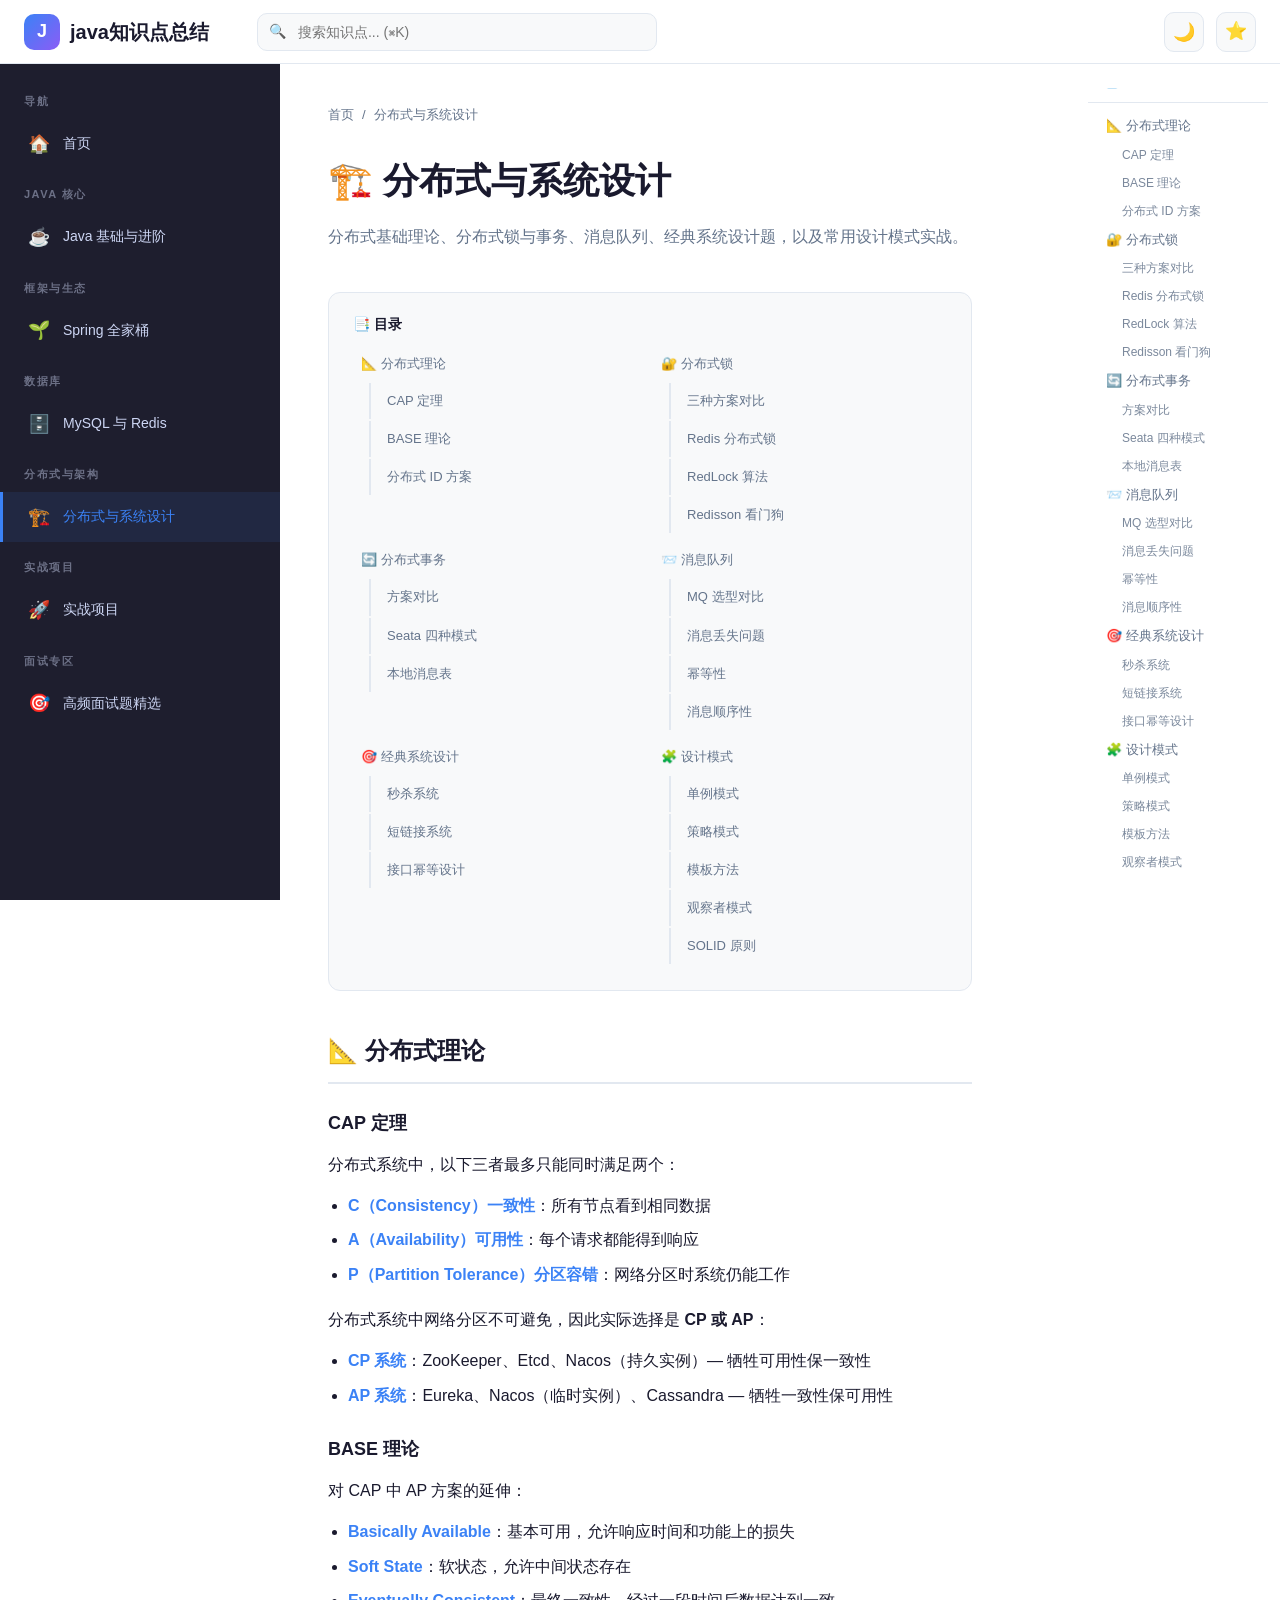
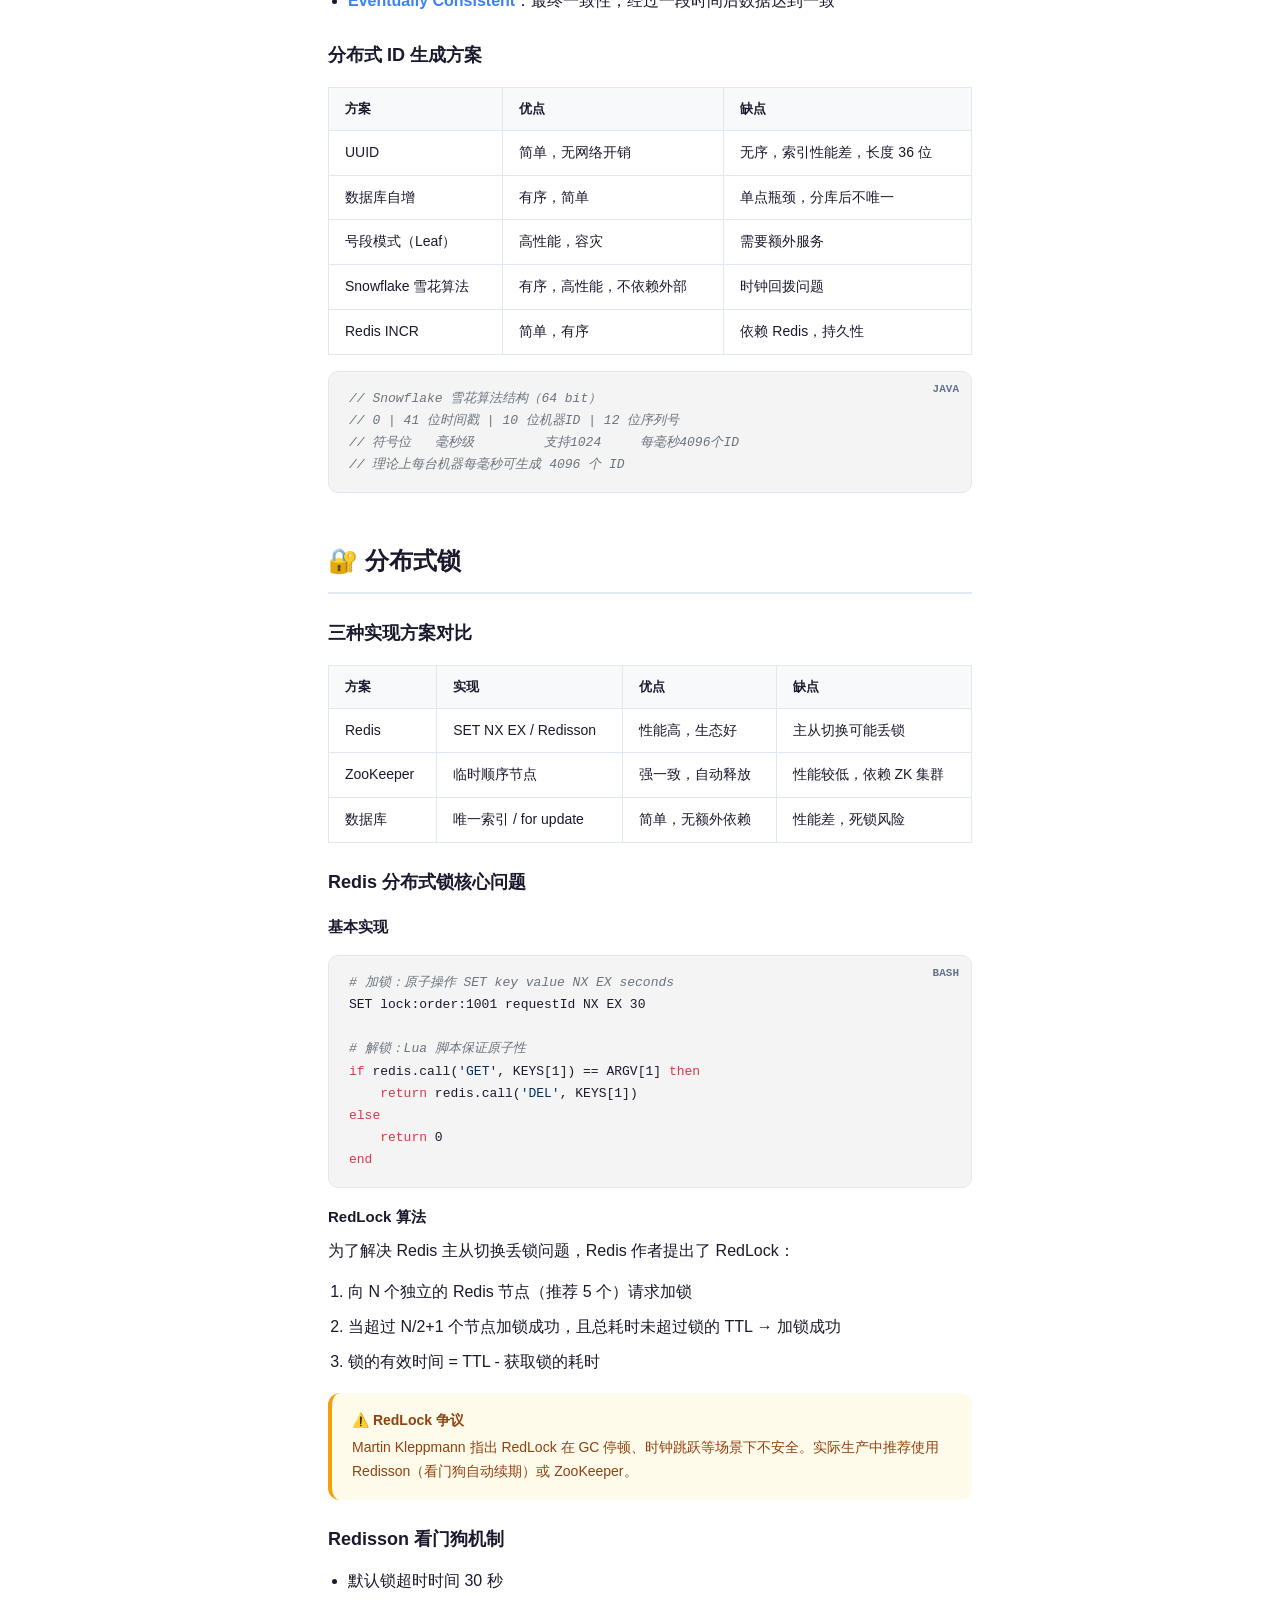
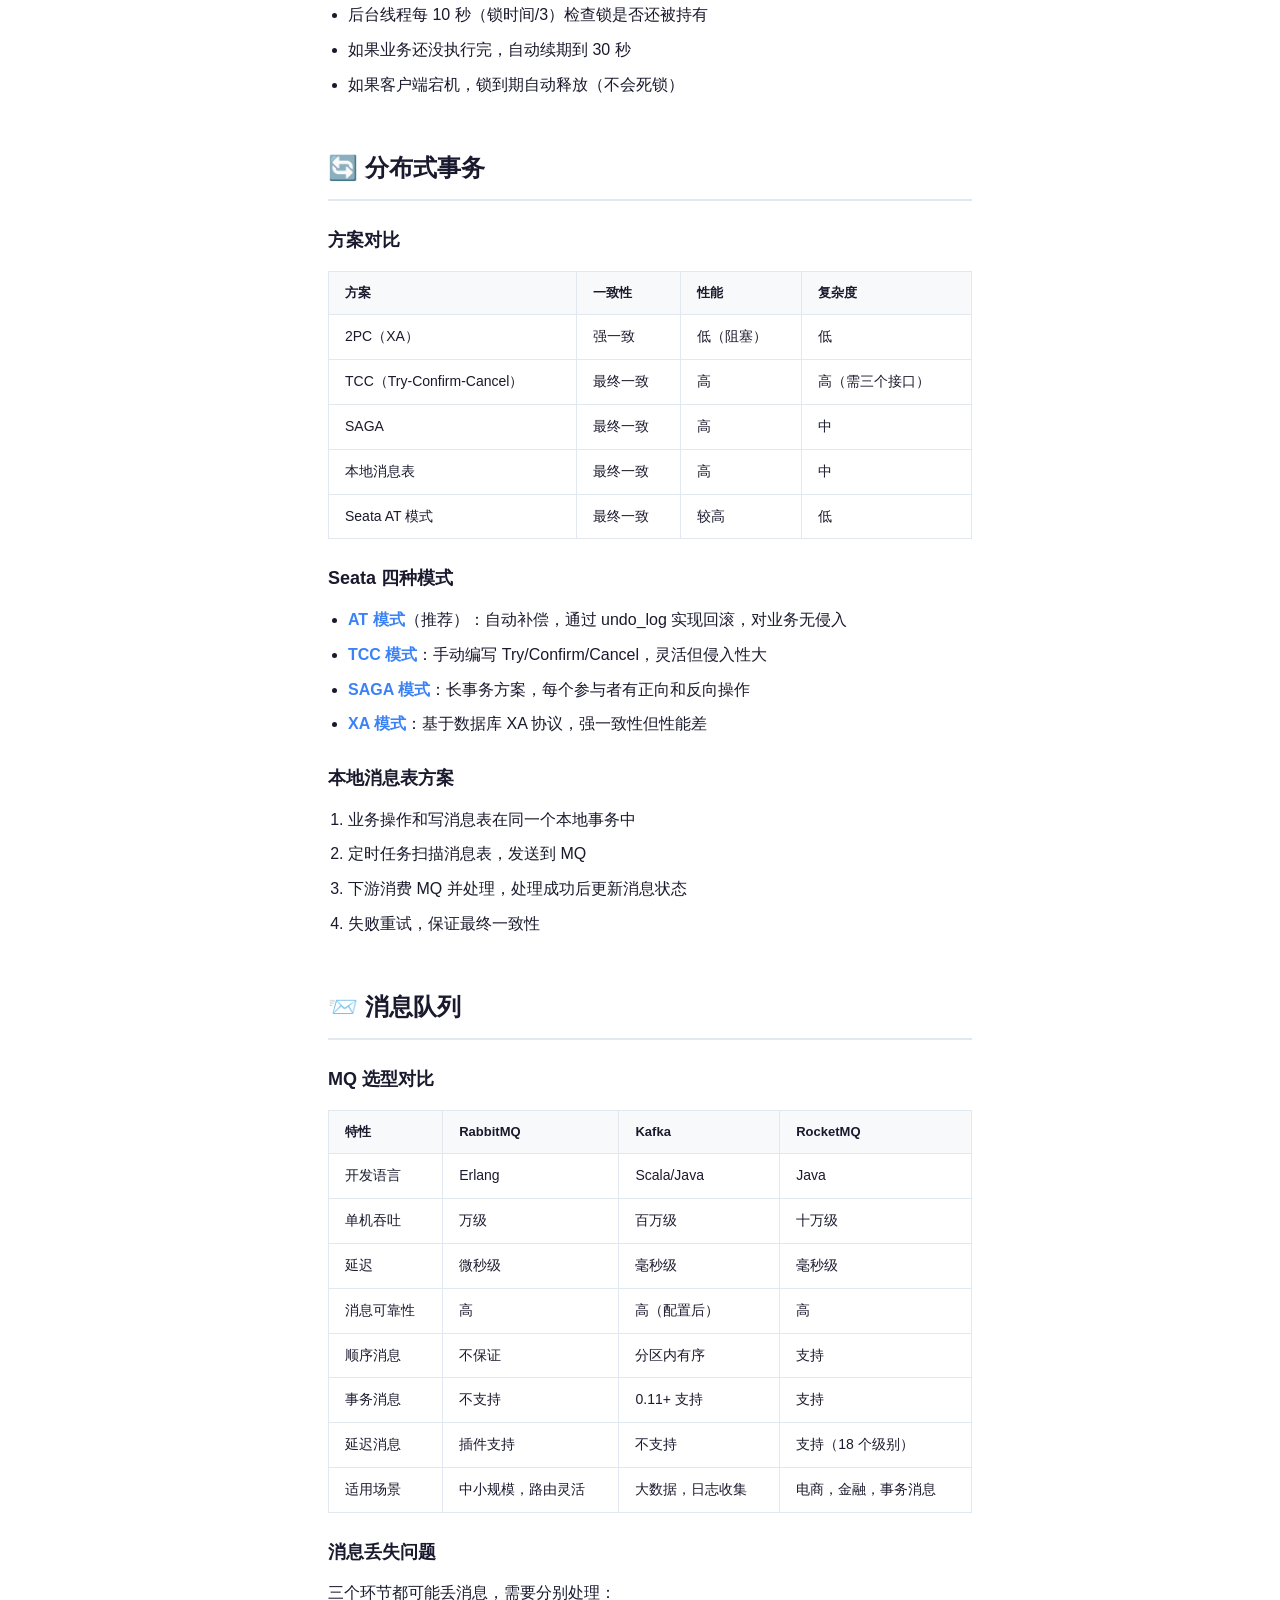
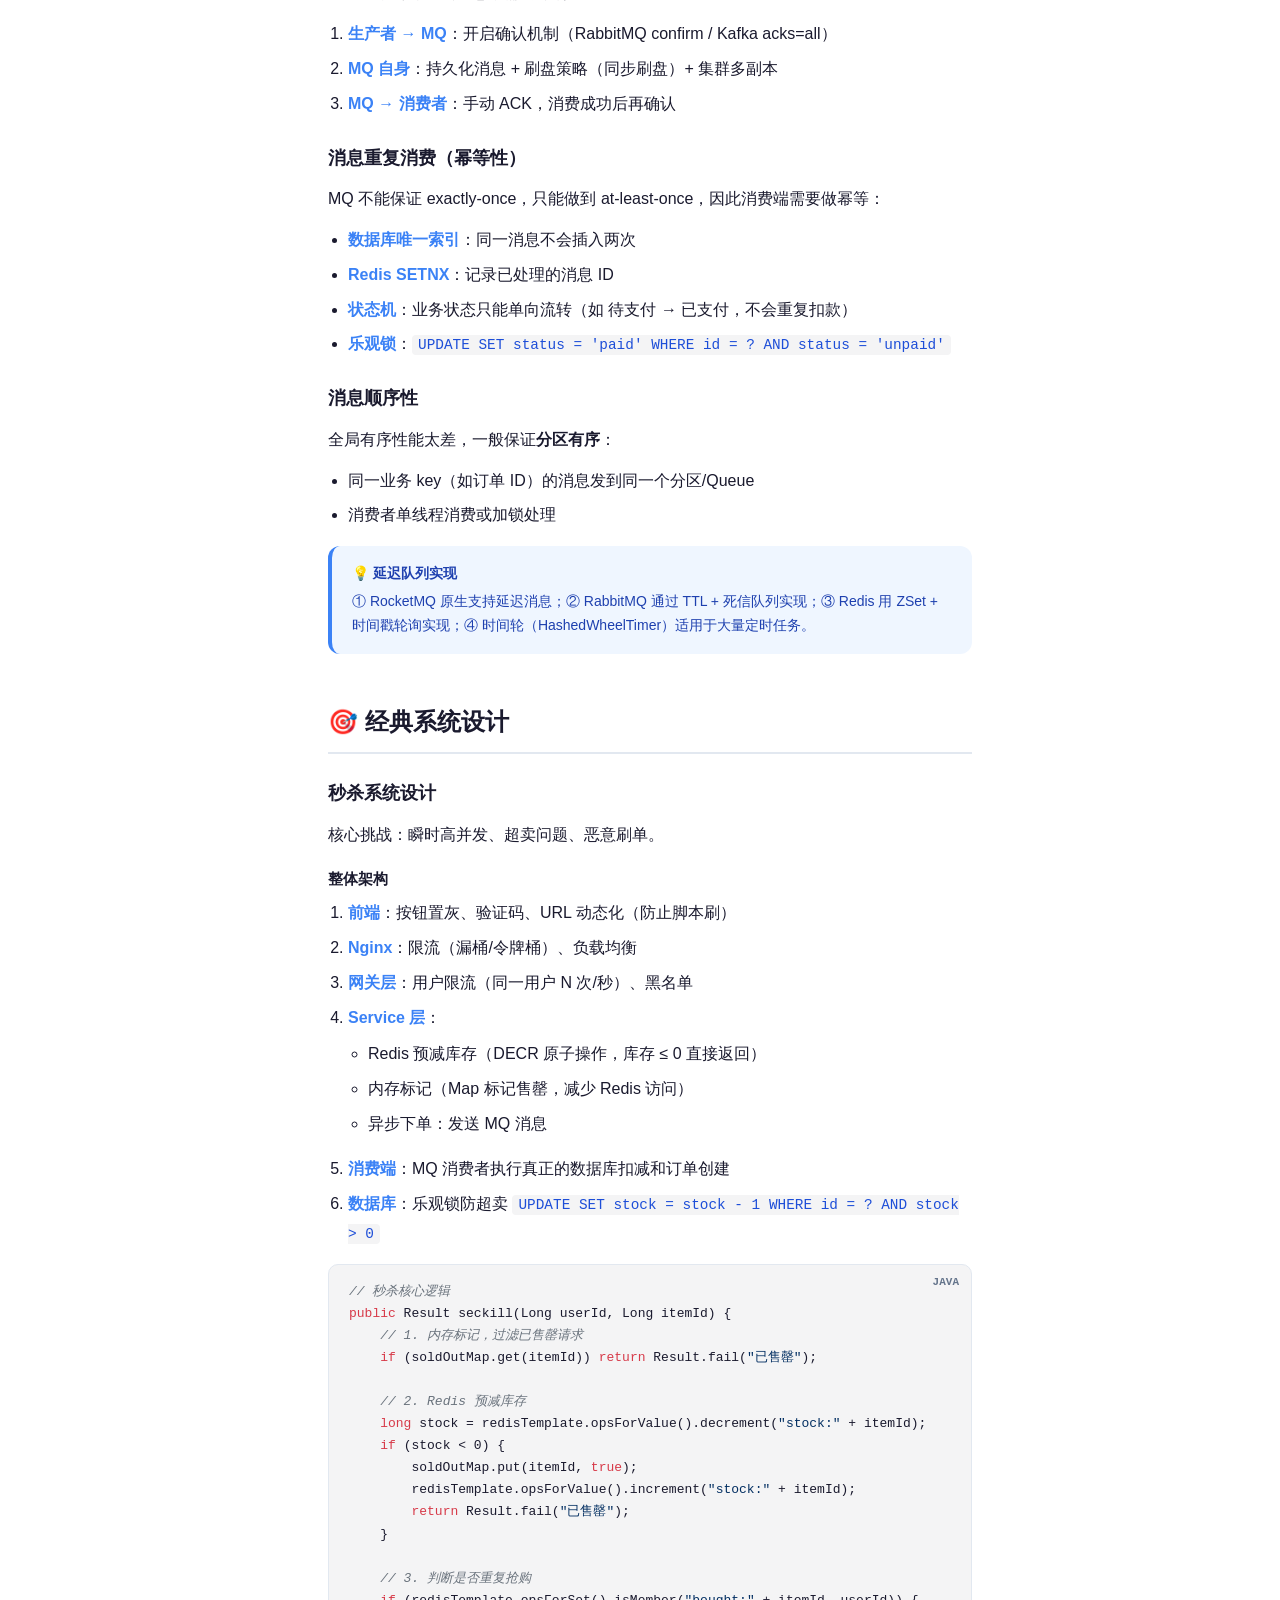
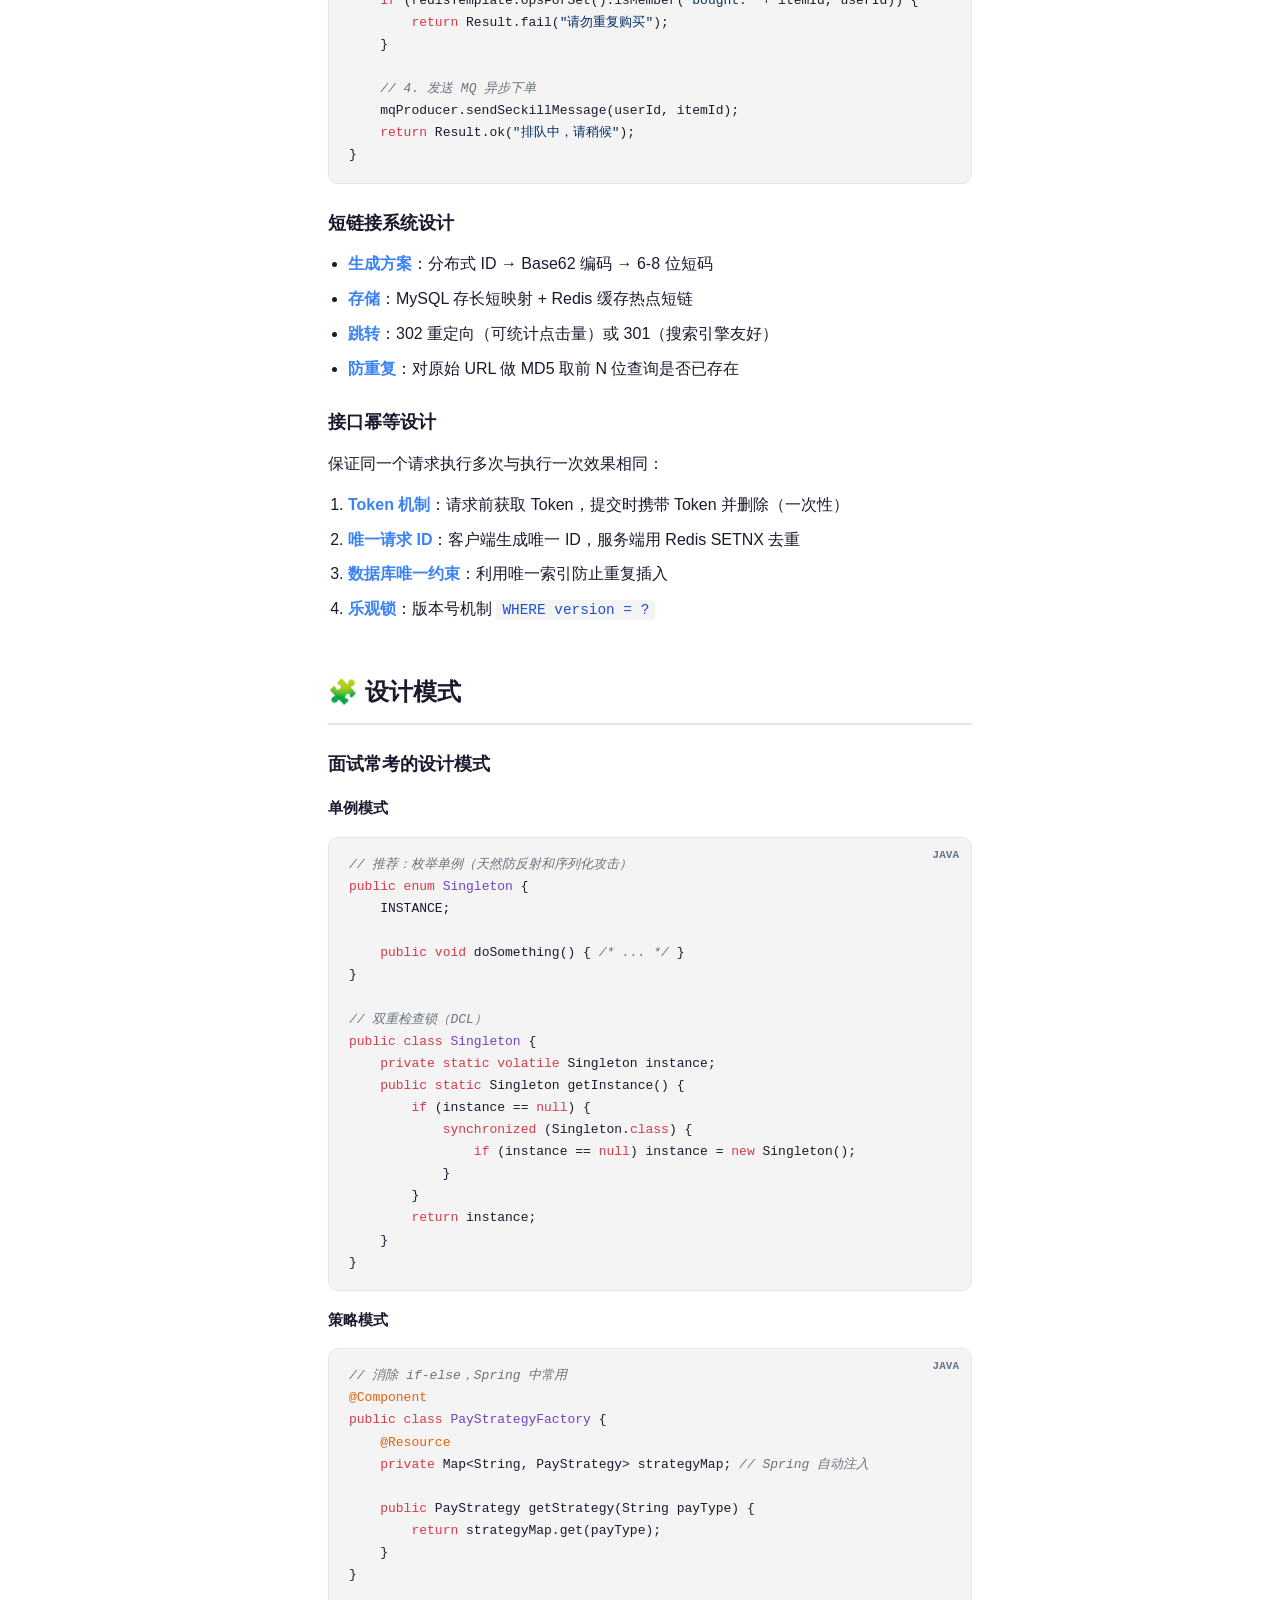
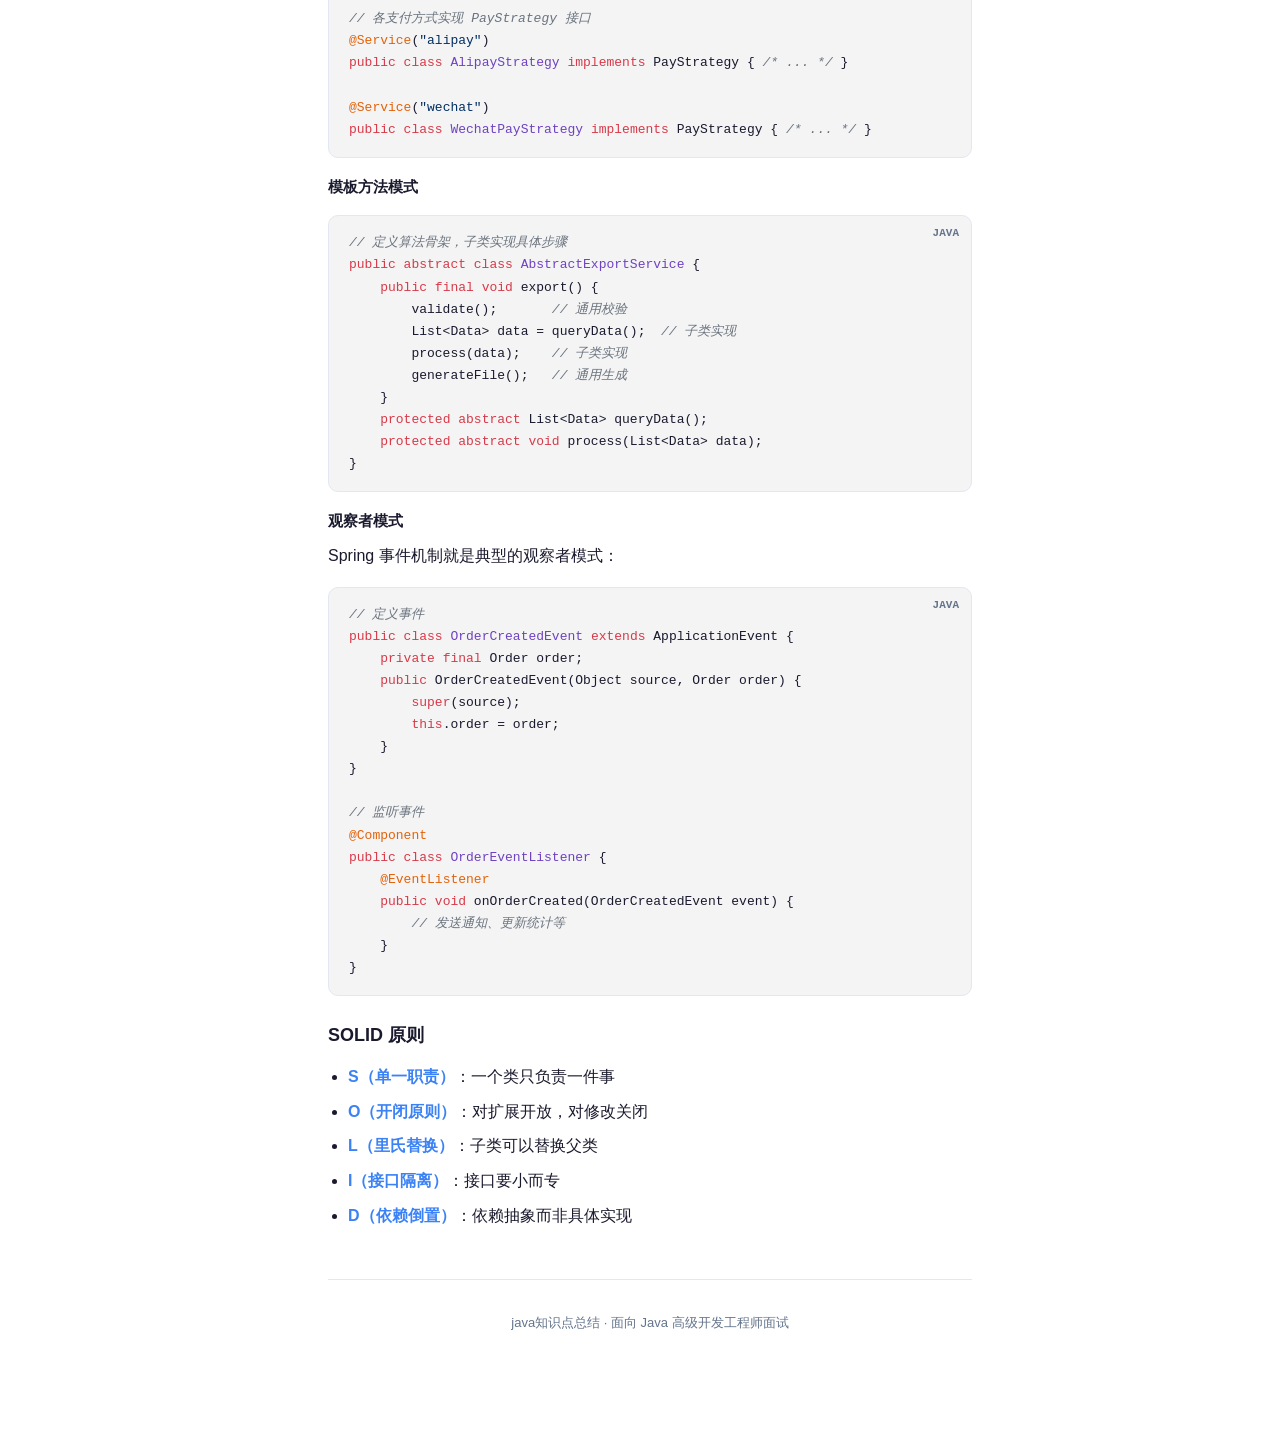
<file: pages/distribution.html>
<!DOCTYPE html>
<html lang="zh-CN">
<head>
  <meta charset="UTF-8">
  <meta name="viewport" content="width=device-width, initial-scale=1.0">
  <title>分布式与系统设计 - java知识点总结</title>
  <link rel="stylesheet" href="../css/style.css">
  <link rel="icon" href="data:image/svg+xml,<svg xmlns='http://www.w3.org/2000/svg' viewBox='0 0 100 100'><text y='.9em' font-size='90'>☕</text></svg>">
</head>
<body>
  <header class="header">
    <div class="header-left">
      <button class="menu-toggle" id="menuToggle">☰</button>
      <a href="../index.html" class="logo"><span class="logo-icon">J</span><span>java知识点总结</span></a>
      <div class="search-box">
        <input type="text" id="searchInput" placeholder="搜索知识点... (⌘K)" autocomplete="off">
        <div class="search-results" id="searchResults"></div>
      </div>
    </div>
    <div class="header-right">
      <button class="theme-toggle" id="themeToggle" title="切换主题">🌙</button>
      <a href="https://github.com" class="github-link" target="_blank" title="GitHub">⭐</a>
    </div>
  </header>

  <nav class="sidebar" id="sidebar">
    <div class="sidebar-section"><div class="sidebar-title">导航</div><a href="../index.html" class="sidebar-link"><span class="icon">🏠</span>首页</a></div>
    <div class="sidebar-section"><div class="sidebar-title">Java 核心</div><a href="java-core.html" class="sidebar-link"><span class="icon">☕</span>Java 基础与进阶</a></div>
    <div class="sidebar-section"><div class="sidebar-title">框架与生态</div><a href="spring.html" class="sidebar-link"><span class="icon">🌱</span>Spring 全家桶</a></div>
    <div class="sidebar-section"><div class="sidebar-title">数据库</div><a href="database.html" class="sidebar-link"><span class="icon">🗄️</span>MySQL 与 Redis</a></div>
    <div class="sidebar-section"><div class="sidebar-title">分布式与架构</div><a href="distribution.html" class="sidebar-link active"><span class="icon">🏗️</span>分布式与系统设计</a></div>
    <div class="sidebar-section"><div class="sidebar-title">实战项目</div><a href="projects.html" class="sidebar-link"><span class="icon">🚀</span>实战项目</a></div>
    <div class="sidebar-section"><div class="sidebar-title">面试专区</div><a href="interview.html" class="sidebar-link"><span class="icon">🎯</span>高频面试题精选</a></div>
  </nav>
  <div class="sidebar-overlay" id="sidebarOverlay"></div>

  <main class="main">
    <div class="content">
      <div class="breadcrumb"><a href="../index.html">首页</a> <span>/</span> <span>分布式与系统设计</span></div>

      <div class="page-header">
        <h1>🏗️ 分布式与系统设计</h1>
        <p class="subtitle">分布式基础理论、分布式锁与事务、消息队列、经典系统设计题，以及常用设计模式实战。</p>
      </div>

      <div class="toc">
        <h4>📑 目录</h4>
        <ul class="toc-list">
          
          <li>
            <a href="#distributed-theory">📐 分布式理论</a>
            <ul class="toc-sub">
              <li><a href="#cap">CAP 定理</a></li>
              <li><a href="#base">BASE 理论</a></li>
              <li><a href="#distributed-id">分布式 ID 方案</a></li>
            </ul>
          </li>
          <li>
            <a href="#distributed-lock">🔐 分布式锁</a>
            <ul class="toc-sub">
              <li><a href="#lock-compare">三种方案对比</a></li>
              <li><a href="#redis-lock">Redis 分布式锁</a></li>
              <li><a href="#redlock">RedLock 算法</a></li>
              <li><a href="#redisson-watchdog">Redisson 看门狗</a></li>
            </ul>
          </li>
          <li>
            <a href="#distributed-transaction">🔄 分布式事务</a>
            <ul class="toc-sub">
              <li><a href="#tx-compare">方案对比</a></li>
              <li><a href="#seata-modes">Seata 四种模式</a></li>
              <li><a href="#local-msg-table">本地消息表</a></li>
            </ul>
          </li>
          <li>
            <a href="#mq">📨 消息队列</a>
            <ul class="toc-sub">
              <li><a href="#mq-compare">MQ 选型对比</a></li>
              <li><a href="#mq-lose">消息丢失问题</a></li>
              <li><a href="#mq-idempotent">幂等性</a></li>
              <li><a href="#mq-order">消息顺序性</a></li>
            </ul>
          </li>
          <li>
            <a href="#system-design">🎯 经典系统设计</a>
            <ul class="toc-sub">
              <li><a href="#seckill">秒杀系统</a></li>
              <li><a href="#short-url">短链接系统</a></li>
              <li><a href="#idempotent-design">接口幂等设计</a></li>
            </ul>
          </li>
          <li>
            <a href="#design-patterns">🧩 设计模式</a>
            <ul class="toc-sub">
              <li><a href="#singleton">单例模式</a></li>
              <li><a href="#strategy">策略模式</a></li>
              <li><a href="#template-method">模板方法</a></li>
              <li><a href="#observer">观察者模式</a></li>
              <li><a href="#solid">SOLID 原则</a></li>
            </ul>
          </li>
        
        </ul>
      </div>

      <!-- ==================== 分布式理论 ==================== -->
      <section class="knowledge-section" id="distributed-theory">
        <h2>📐 分布式理论</h2>

        <h3 id="cap">CAP 定理</h3>
        <p>分布式系统中，以下三者最多只能同时满足两个：</p>
        <ul>
          <li><strong>C（Consistency）一致性</strong>：所有节点看到相同数据</li>
          <li><strong>A（Availability）可用性</strong>：每个请求都能得到响应</li>
          <li><strong>P（Partition Tolerance）分区容错</strong>：网络分区时系统仍能工作</li>
        </ul>
        <p>分布式系统中网络分区不可避免，因此实际选择是 <strong>CP 或 AP</strong>：</p>
        <ul>
          <li><strong>CP 系统</strong>：ZooKeeper、Etcd、Nacos（持久实例）— 牺牲可用性保一致性</li>
          <li><strong>AP 系统</strong>：Eureka、Nacos（临时实例）、Cassandra — 牺牲一致性保可用性</li>
        </ul>

        <h3 id="base">BASE 理论</h3>
        <p>对 CAP 中 AP 方案的延伸：</p>
        <ul>
          <li><strong>Basically Available</strong>：基本可用，允许响应时间和功能上的损失</li>
          <li><strong>Soft State</strong>：软状态，允许中间状态存在</li>
          <li><strong>Eventually Consistent</strong>：最终一致性，经过一段时间后数据达到一致</li>
        </ul>

        <h3 id="distributed-id">分布式 ID 生成方案</h3>
        <table>
          <tr><th>方案</th><th>优点</th><th>缺点</th></tr>
          <tr><td>UUID</td><td>简单，无网络开销</td><td>无序，索引性能差，长度 36 位</td></tr>
          <tr><td>数据库自增</td><td>有序，简单</td><td>单点瓶颈，分库后不唯一</td></tr>
          <tr><td>号段模式（Leaf）</td><td>高性能，容灾</td><td>需要额外服务</td></tr>
          <tr><td>Snowflake 雪花算法</td><td>有序，高性能，不依赖外部</td><td>时钟回拨问题</td></tr>
          <tr><td>Redis INCR</td><td>简单，有序</td><td>依赖 Redis，持久性</td></tr>
        </table>

        <pre data-lang="java"><span class="cm">// Snowflake 雪花算法结构（64 bit）</span>
<span class="cm">// 0 | 41 位时间戳 | 10 位机器ID | 12 位序列号</span>
<span class="cm">// 符号位   毫秒级         支持1024     每毫秒4096个ID</span>
<span class="cm">// 理论上每台机器每毫秒可生成 4096 个 ID</span></pre>
      </section>

      <!-- ==================== 分布式锁 ==================== -->
      <section class="knowledge-section" id="distributed-lock">
        <h2>🔐 分布式锁</h2>

        <h3 id="lock-compare">三种实现方案对比</h3>
        <table>
          <tr><th>方案</th><th>实现</th><th>优点</th><th>缺点</th></tr>
          <tr><td>Redis</td><td>SET NX EX / Redisson</td><td>性能高，生态好</td><td>主从切换可能丢锁</td></tr>
          <tr><td>ZooKeeper</td><td>临时顺序节点</td><td>强一致，自动释放</td><td>性能较低，依赖 ZK 集群</td></tr>
          <tr><td>数据库</td><td>唯一索引 / for update</td><td>简单，无额外依赖</td><td>性能差，死锁风险</td></tr>
        </table>

        <h3 id="redis-lock">Redis 分布式锁核心问题</h3>
        <h4>基本实现</h4>
        <pre data-lang="bash"><span class="cm"># 加锁：原子操作 SET key value NX EX seconds</span>
SET lock:order:1001 requestId NX EX 30

<span class="cm"># 解锁：Lua 脚本保证原子性</span>
<span class="kw">if</span> redis.call(<span class="str">'GET'</span>, KEYS[1]) == ARGV[1] <span class="kw">then</span>
    <span class="kw">return</span> redis.call(<span class="str">'DEL'</span>, KEYS[1])
<span class="kw">else</span>
    <span class="kw">return</span> 0
<span class="kw">end</span></pre>

        <h4 id="redlock">RedLock 算法</h4>
        <p>为了解决 Redis 主从切换丢锁问题，Redis 作者提出了 RedLock：</p>
        <ol>
          <li>向 N 个独立的 Redis 节点（推荐 5 个）请求加锁</li>
          <li>当超过 N/2+1 个节点加锁成功，且总耗时未超过锁的 TTL → 加锁成功</li>
          <li>锁的有效时间 = TTL - 获取锁的耗时</li>
        </ol>

        <div class="info-box warning">
          <strong>⚠️ RedLock 争议</strong>
          Martin Kleppmann 指出 RedLock 在 GC 停顿、时钟跳跃等场景下不安全。实际生产中推荐使用 Redisson（看门狗自动续期）或 ZooKeeper。
        </div>

        <h3 id="redisson-watchdog">Redisson 看门狗机制</h3>
        <ul>
          <li>默认锁超时时间 30 秒</li>
          <li>后台线程每 10 秒（锁时间/3）检查锁是否还被持有</li>
          <li>如果业务还没执行完，自动续期到 30 秒</li>
          <li>如果客户端宕机，锁到期自动释放（不会死锁）</li>
        </ul>
      </section>

      <!-- ==================== 分布式事务 ==================== -->
      <section class="knowledge-section" id="distributed-transaction">
        <h2>🔄 分布式事务</h2>

        <h3 id="tx-compare">方案对比</h3>
        <table>
          <tr><th>方案</th><th>一致性</th><th>性能</th><th>复杂度</th></tr>
          <tr><td>2PC（XA）</td><td>强一致</td><td>低（阻塞）</td><td>低</td></tr>
          <tr><td>TCC（Try-Confirm-Cancel）</td><td>最终一致</td><td>高</td><td>高（需三个接口）</td></tr>
          <tr><td>SAGA</td><td>最终一致</td><td>高</td><td>中</td></tr>
          <tr><td>本地消息表</td><td>最终一致</td><td>高</td><td>中</td></tr>
          <tr><td>Seata AT 模式</td><td>最终一致</td><td>较高</td><td>低</td></tr>
        </table>

        <h3 id="seata-modes">Seata 四种模式</h3>
        <ul>
          <li><strong>AT 模式</strong>（推荐）：自动补偿，通过 undo_log 实现回滚，对业务无侵入</li>
          <li><strong>TCC 模式</strong>：手动编写 Try/Confirm/Cancel，灵活但侵入性大</li>
          <li><strong>SAGA 模式</strong>：长事务方案，每个参与者有正向和反向操作</li>
          <li><strong>XA 模式</strong>：基于数据库 XA 协议，强一致性但性能差</li>
        </ul>

        <h3 id="local-msg-table">本地消息表方案</h3>
        <ol>
          <li>业务操作和写消息表在同一个本地事务中</li>
          <li>定时任务扫描消息表，发送到 MQ</li>
          <li>下游消费 MQ 并处理，处理成功后更新消息状态</li>
          <li>失败重试，保证最终一致性</li>
        </ol>
      </section>

      <!-- ==================== 消息队列 ==================== -->
      <section class="knowledge-section" id="mq">
        <h2>📨 消息队列</h2>

        <h3 id="mq-compare">MQ 选型对比</h3>
        <table>
          <tr><th>特性</th><th>RabbitMQ</th><th>Kafka</th><th>RocketMQ</th></tr>
          <tr><td>开发语言</td><td>Erlang</td><td>Scala/Java</td><td>Java</td></tr>
          <tr><td>单机吞吐</td><td>万级</td><td>百万级</td><td>十万级</td></tr>
          <tr><td>延迟</td><td>微秒级</td><td>毫秒级</td><td>毫秒级</td></tr>
          <tr><td>消息可靠性</td><td>高</td><td>高（配置后）</td><td>高</td></tr>
          <tr><td>顺序消息</td><td>不保证</td><td>分区内有序</td><td>支持</td></tr>
          <tr><td>事务消息</td><td>不支持</td><td>0.11+ 支持</td><td>支持</td></tr>
          <tr><td>延迟消息</td><td>插件支持</td><td>不支持</td><td>支持（18 个级别）</td></tr>
          <tr><td>适用场景</td><td>中小规模，路由灵活</td><td>大数据，日志收集</td><td>电商，金融，事务消息</td></tr>
        </table>

        <h3 id="mq-lose">消息丢失问题</h3>
        <p>三个环节都可能丢消息，需要分别处理：</p>
        <ol>
          <li><strong>生产者 → MQ</strong>：开启确认机制（RabbitMQ confirm / Kafka acks=all）</li>
          <li><strong>MQ 自身</strong>：持久化消息 + 刷盘策略（同步刷盘）+ 集群多副本</li>
          <li><strong>MQ → 消费者</strong>：手动 ACK，消费成功后再确认</li>
        </ol>

        <h3 id="mq-idempotent">消息重复消费（幂等性）</h3>
        <p>MQ 不能保证 exactly-once，只能做到 at-least-once，因此消费端需要做幂等：</p>
        <ul>
          <li><strong>数据库唯一索引</strong>：同一消息不会插入两次</li>
          <li><strong>Redis SETNX</strong>：记录已处理的消息 ID</li>
          <li><strong>状态机</strong>：业务状态只能单向流转（如 待支付 → 已支付，不会重复扣款）</li>
          <li><strong>乐观锁</strong>：<code>UPDATE SET status = 'paid' WHERE id = ? AND status = 'unpaid'</code></li>
        </ul>

        <h3 id="mq-order">消息顺序性</h3>
        <p>全局有序性能太差，一般保证<strong>分区有序</strong>：</p>
        <ul>
          <li>同一业务 key（如订单 ID）的消息发到同一个分区/Queue</li>
          <li>消费者单线程消费或加锁处理</li>
        </ul>

        <div class="info-box info">
          <strong>💡 延迟队列实现</strong>
          ① RocketMQ 原生支持延迟消息；② RabbitMQ 通过 TTL + 死信队列实现；③ Redis 用 ZSet + 时间戳轮询实现；④ 时间轮（HashedWheelTimer）适用于大量定时任务。
        </div>
      </section>

      <!-- ==================== 系统设计 ==================== -->
      <section class="knowledge-section" id="system-design">
        <h2>🎯 经典系统设计</h2>

        <h3 id="seckill">秒杀系统设计</h3>
        <p>核心挑战：瞬时高并发、超卖问题、恶意刷单。</p>

        <h4>整体架构</h4>
        <ol>
          <li><strong>前端</strong>：按钮置灰、验证码、URL 动态化（防止脚本刷）</li>
          <li><strong>Nginx</strong>：限流（漏桶/令牌桶）、负载均衡</li>
          <li><strong>网关层</strong>：用户限流（同一用户 N 次/秒）、黑名单</li>
          <li><strong>Service 层</strong>：
            <ul>
              <li>Redis 预减库存（DECR 原子操作，库存 ≤ 0 直接返回）</li>
              <li>内存标记（Map 标记售罄，减少 Redis 访问）</li>
              <li>异步下单：发送 MQ 消息</li>
            </ul>
          </li>
          <li><strong>消费端</strong>：MQ 消费者执行真正的数据库扣减和订单创建</li>
          <li><strong>数据库</strong>：乐观锁防超卖 <code>UPDATE SET stock = stock - 1 WHERE id = ? AND stock > 0</code></li>
        </ol>

        <pre data-lang="java"><span class="cm">// 秒杀核心逻辑</span>
<span class="kw">public</span> Result seckill(Long userId, Long itemId) {
    <span class="cm">// 1. 内存标记，过滤已售罄请求</span>
    <span class="kw">if</span> (soldOutMap.get(itemId)) <span class="kw">return</span> Result.fail(<span class="str">"已售罄"</span>);

    <span class="cm">// 2. Redis 预减库存</span>
    <span class="kw">long</span> stock = redisTemplate.opsForValue().decrement(<span class="str">"stock:"</span> + itemId);
    <span class="kw">if</span> (stock &lt; 0) {
        soldOutMap.put(itemId, <span class="kw">true</span>);
        redisTemplate.opsForValue().increment(<span class="str">"stock:"</span> + itemId);
        <span class="kw">return</span> Result.fail(<span class="str">"已售罄"</span>);
    }

    <span class="cm">// 3. 判断是否重复抢购</span>
    <span class="kw">if</span> (redisTemplate.opsForSet().isMember(<span class="str">"bought:"</span> + itemId, userId)) {
        <span class="kw">return</span> Result.fail(<span class="str">"请勿重复购买"</span>);
    }

    <span class="cm">// 4. 发送 MQ 异步下单</span>
    mqProducer.sendSeckillMessage(userId, itemId);
    <span class="kw">return</span> Result.ok(<span class="str">"排队中，请稍候"</span>);
}</pre>

        <h3 id="short-url">短链接系统设计</h3>
        <ul>
          <li><strong>生成方案</strong>：分布式 ID → Base62 编码 → 6-8 位短码</li>
          <li><strong>存储</strong>：MySQL 存长短映射 + Redis 缓存热点短链</li>
          <li><strong>跳转</strong>：302 重定向（可统计点击量）或 301（搜索引擎友好）</li>
          <li><strong>防重复</strong>：对原始 URL 做 MD5 取前 N 位查询是否已存在</li>
        </ul>

        <h3 id="idempotent-design">接口幂等设计</h3>
        <p>保证同一个请求执行多次与执行一次效果相同：</p>
        <ol>
          <li><strong>Token 机制</strong>：请求前获取 Token，提交时携带 Token 并删除（一次性）</li>
          <li><strong>唯一请求 ID</strong>：客户端生成唯一 ID，服务端用 Redis SETNX 去重</li>
          <li><strong>数据库唯一约束</strong>：利用唯一索引防止重复插入</li>
          <li><strong>乐观锁</strong>：版本号机制 <code>WHERE version = ?</code></li>
        </ol>
      </section>

      <!-- ==================== 设计模式 ==================== -->
      <section class="knowledge-section" id="design-patterns">
        <h2>🧩 设计模式</h2>

        <h3 id="singleton">面试常考的设计模式</h3>

        <h4>单例模式</h4>
        <pre data-lang="java"><span class="cm">// 推荐：枚举单例（天然防反射和序列化攻击）</span>
<span class="kw">public enum</span> <span class="type">Singleton</span> {
    INSTANCE;

    <span class="kw">public void</span> doSomething() { <span class="cm">/* ... */</span> }
}

<span class="cm">// 双重检查锁（DCL）</span>
<span class="kw">public class</span> <span class="type">Singleton</span> {
    <span class="kw">private static volatile</span> Singleton instance;
    <span class="kw">public static</span> Singleton getInstance() {
        <span class="kw">if</span> (instance == <span class="kw">null</span>) {
            <span class="kw">synchronized</span> (Singleton.<span class="kw">class</span>) {
                <span class="kw">if</span> (instance == <span class="kw">null</span>) instance = <span class="kw">new</span> Singleton();
            }
        }
        <span class="kw">return</span> instance;
    }
}</pre>

        <h4 id="strategy">策略模式</h4>
        <pre data-lang="java"><span class="cm">// 消除 if-else，Spring 中常用</span>
<span class="ann">@Component</span>
<span class="kw">public class</span> <span class="type">PayStrategyFactory</span> {
    <span class="ann">@Resource</span>
    <span class="kw">private</span> Map&lt;String, PayStrategy&gt; strategyMap; <span class="cm">// Spring 自动注入</span>

    <span class="kw">public</span> PayStrategy getStrategy(String payType) {
        <span class="kw">return</span> strategyMap.get(payType);
    }
}

<span class="cm">// 各支付方式实现 PayStrategy 接口</span>
<span class="ann">@Service</span>(<span class="str">"alipay"</span>)
<span class="kw">public class</span> <span class="type">AlipayStrategy</span> <span class="kw">implements</span> PayStrategy { <span class="cm">/* ... */</span> }

<span class="ann">@Service</span>(<span class="str">"wechat"</span>)
<span class="kw">public class</span> <span class="type">WechatPayStrategy</span> <span class="kw">implements</span> PayStrategy { <span class="cm">/* ... */</span> }</pre>

        <h4 id="template-method">模板方法模式</h4>
        <pre data-lang="java"><span class="cm">// 定义算法骨架，子类实现具体步骤</span>
<span class="kw">public abstract class</span> <span class="type">AbstractExportService</span> {
    <span class="kw">public final void</span> export() {
        validate();       <span class="cm">// 通用校验</span>
        List&lt;Data&gt; data = queryData();  <span class="cm">// 子类实现</span>
        process(data);    <span class="cm">// 子类实现</span>
        generateFile();   <span class="cm">// 通用生成</span>
    }
    <span class="kw">protected abstract</span> List&lt;Data&gt; queryData();
    <span class="kw">protected abstract void</span> process(List&lt;Data&gt; data);
}</pre>

        <h4 id="observer">观察者模式</h4>
        <p>Spring 事件机制就是典型的观察者模式：</p>
        <pre data-lang="java"><span class="cm">// 定义事件</span>
<span class="kw">public class</span> <span class="type">OrderCreatedEvent</span> <span class="kw">extends</span> ApplicationEvent {
    <span class="kw">private final</span> Order order;
    <span class="kw">public</span> OrderCreatedEvent(Object source, Order order) {
        <span class="kw">super</span>(source);
        <span class="kw">this</span>.order = order;
    }
}

<span class="cm">// 监听事件</span>
<span class="ann">@Component</span>
<span class="kw">public class</span> <span class="type">OrderEventListener</span> {
    <span class="ann">@EventListener</span>
    <span class="kw">public void</span> onOrderCreated(OrderCreatedEvent event) {
        <span class="cm">// 发送通知、更新统计等</span>
    }
}</pre>

        <h3 id="solid">SOLID 原则</h3>
        <ul>
          <li><strong>S（单一职责）</strong>：一个类只负责一件事</li>
          <li><strong>O（开闭原则）</strong>：对扩展开放，对修改关闭</li>
          <li><strong>L（里氏替换）</strong>：子类可以替换父类</li>
          <li><strong>I（接口隔离）</strong>：接口要小而专</li>
          <li><strong>D（依赖倒置）</strong>：依赖抽象而非具体实现</li>
        </ul>
      </section>

      <footer class="footer">
        <p>java知识点总结 · 面向 Java 高级开发工程师面试</p>
      </footer>
    </div>
  </main>
  <script src="../js/main.js"></script>
</body>
</html>
</file>
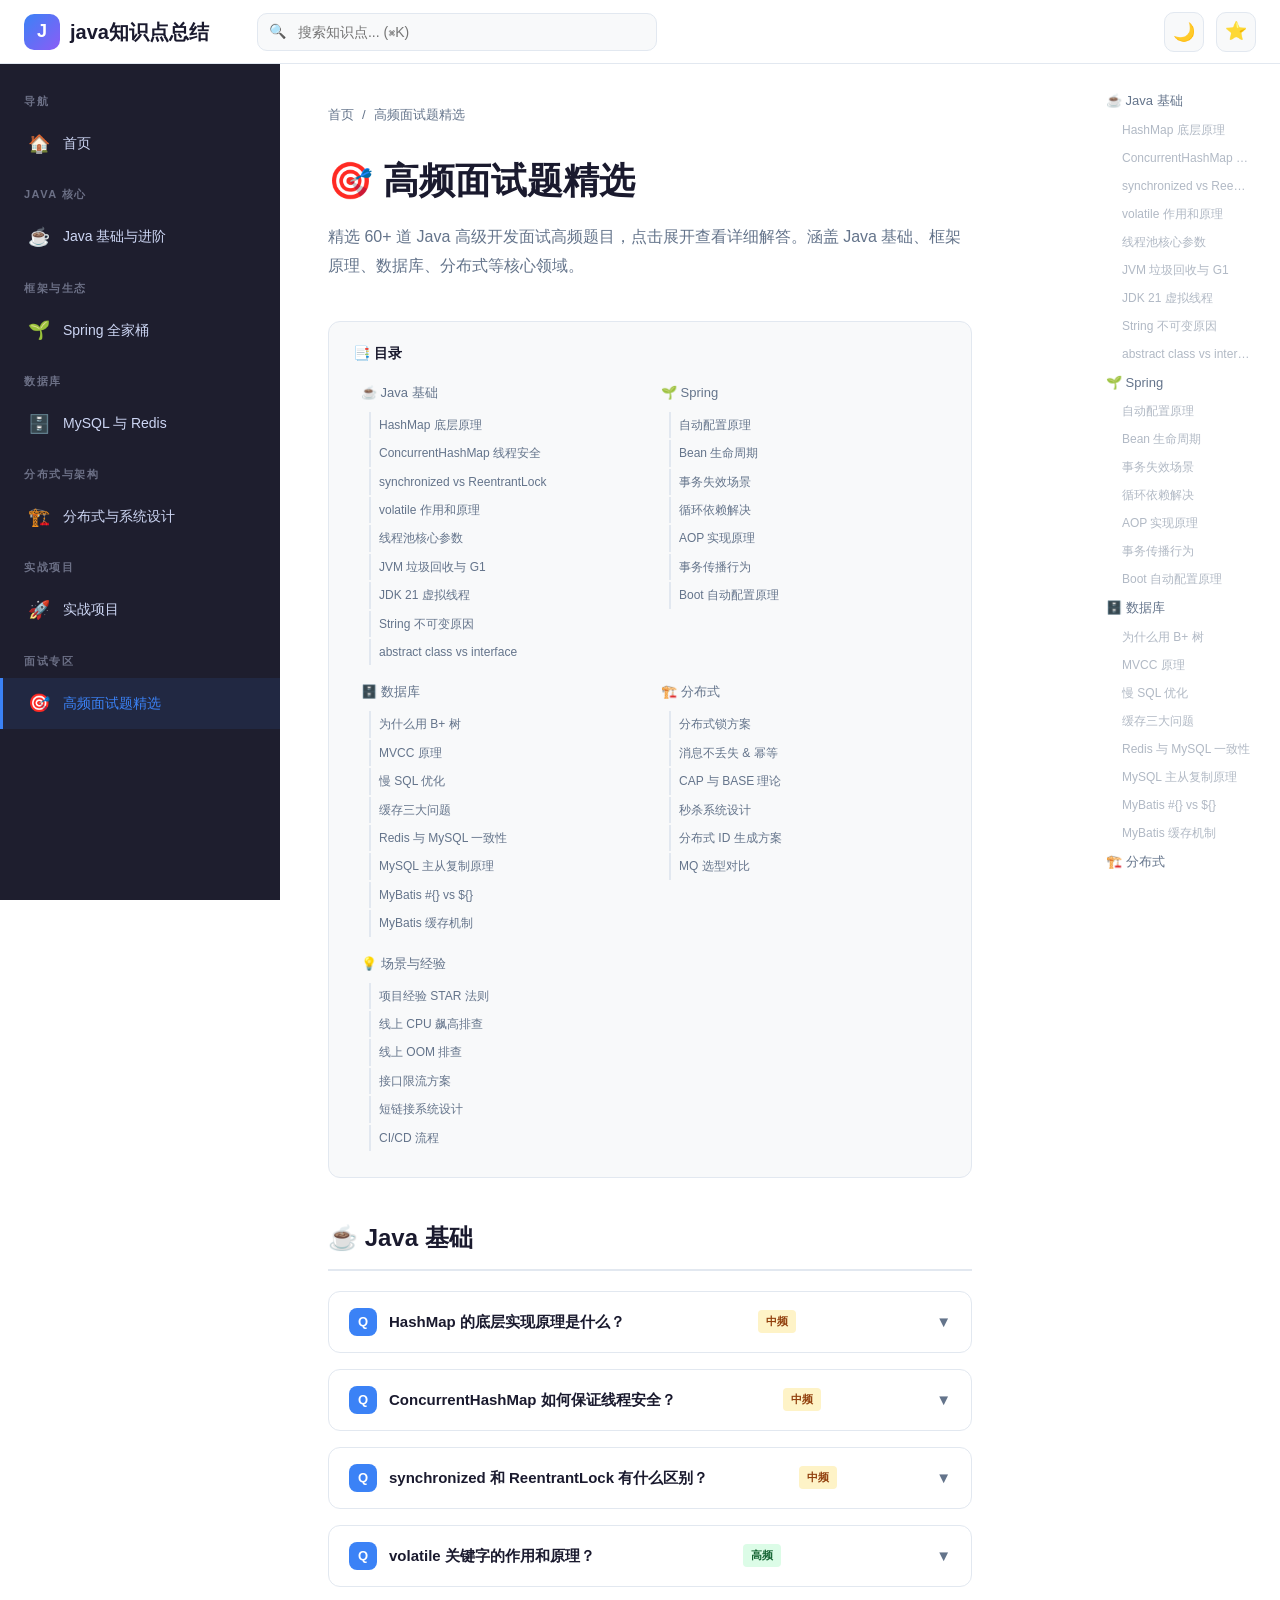
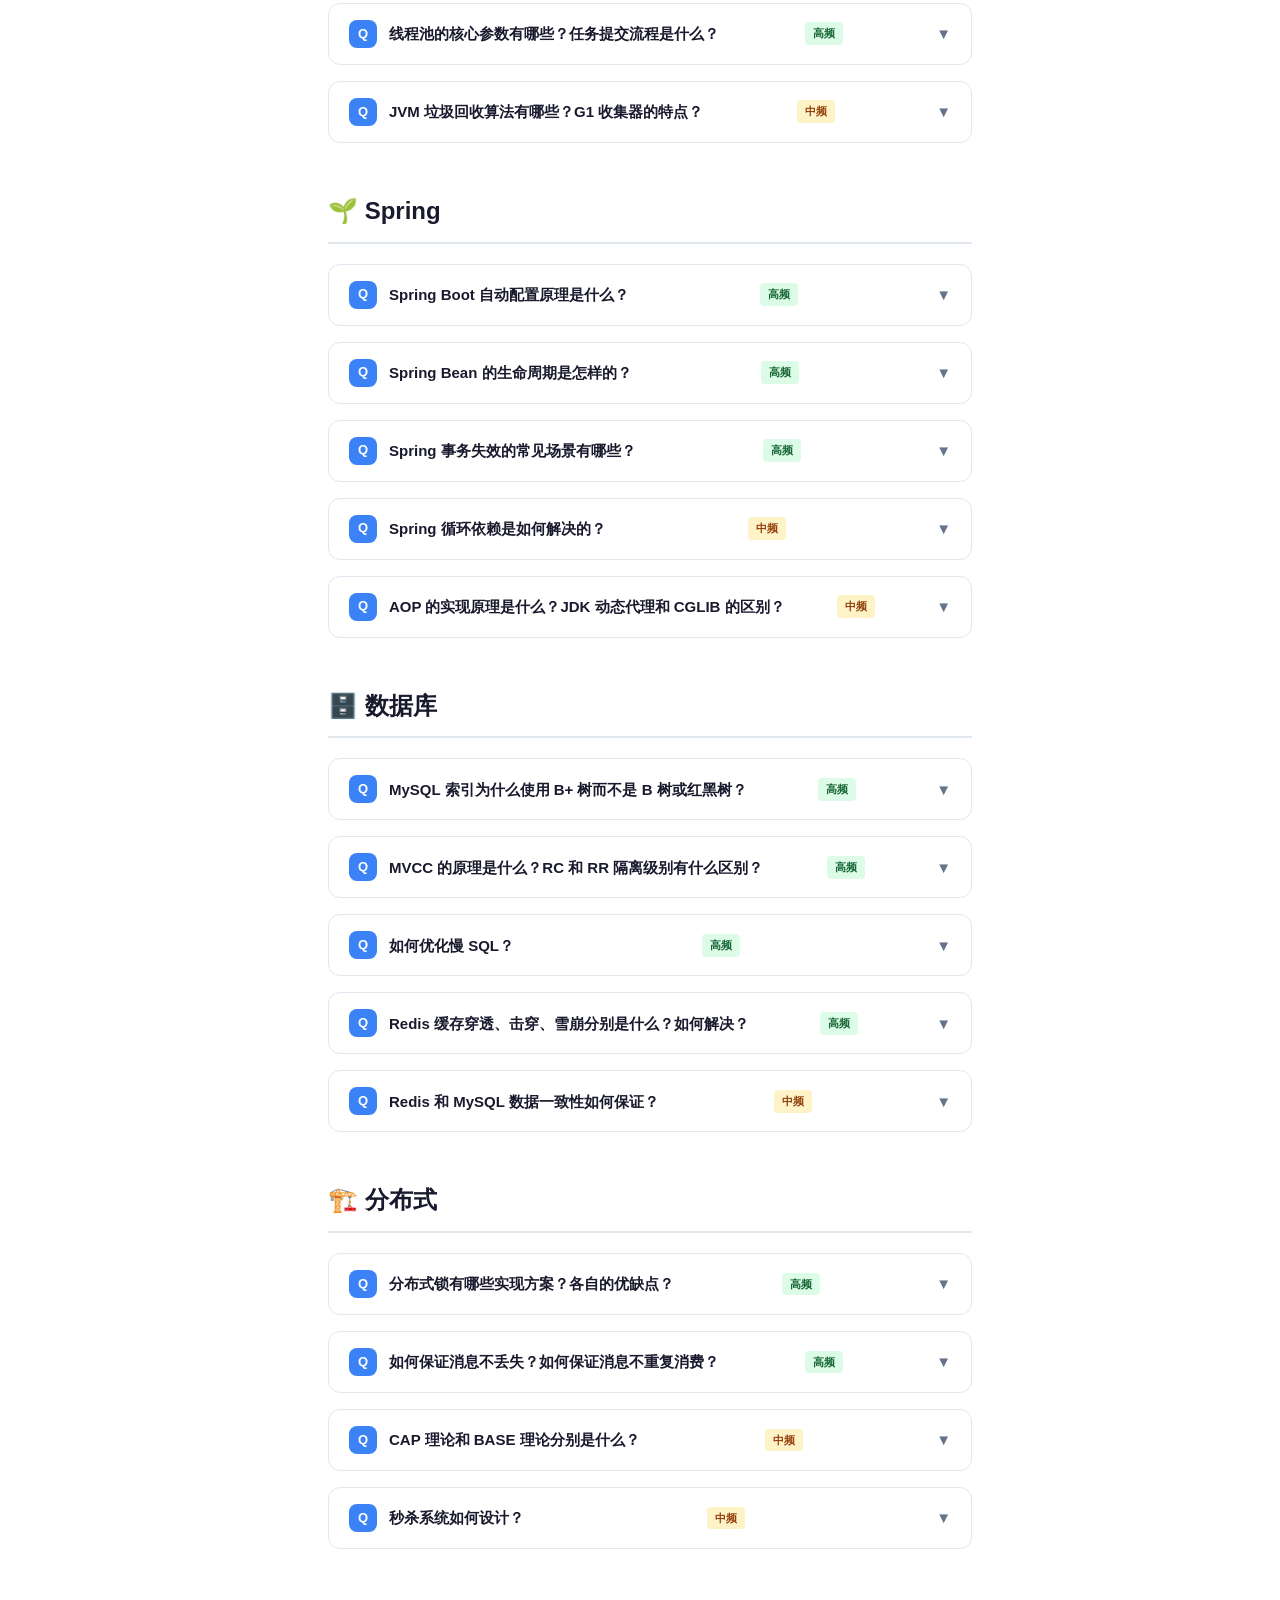
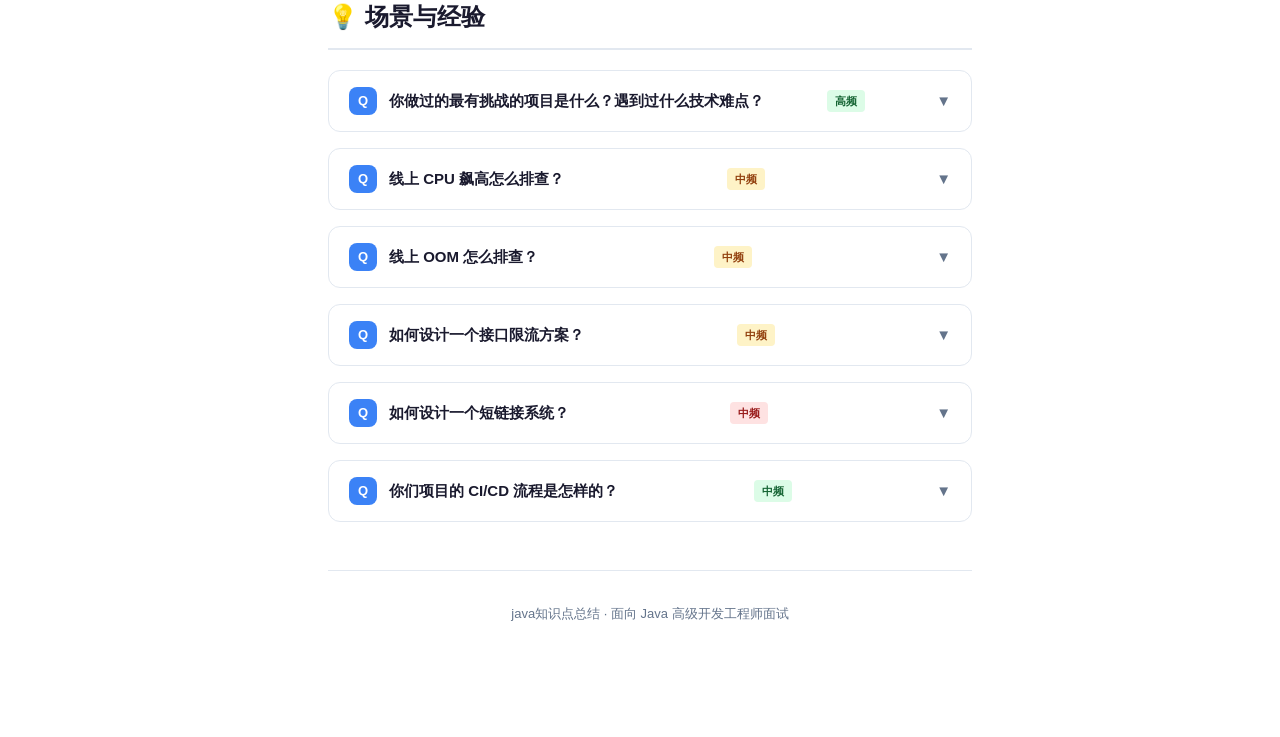
<file: pages/interview.html>
<!DOCTYPE html>
<html lang="zh-CN">
<head>
  <meta charset="UTF-8">
  <meta name="viewport" content="width=device-width, initial-scale=1.0">
  <title>高频面试题精选 - java知识点总结</title>
  <link rel="stylesheet" href="../css/style.css">
  <link rel="icon" href="data:image/svg+xml,<svg xmlns='http://www.w3.org/2000/svg' viewBox='0 0 100 100'><text y='.9em' font-size='90'>☕</text></svg>">
</head>
<body>
  <header class="header">
    <div class="header-left">
      <button class="menu-toggle" id="menuToggle">☰</button>
      <a href="../index.html" class="logo"><span class="logo-icon">J</span><span>java知识点总结</span></a>
      <div class="search-box">
        <input type="text" id="searchInput" placeholder="搜索知识点... (⌘K)" autocomplete="off">
        <div class="search-results" id="searchResults"></div>
      </div>
    </div>
    <div class="header-right">
      <button class="theme-toggle" id="themeToggle" title="切换主题">🌙</button>
      <a href="https://github.com" class="github-link" target="_blank" title="GitHub">⭐</a>
    </div>
  </header>

  <nav class="sidebar" id="sidebar">
    <div class="sidebar-section"><div class="sidebar-title">导航</div><a href="../index.html" class="sidebar-link"><span class="icon">🏠</span>首页</a></div>
    <div class="sidebar-section"><div class="sidebar-title">Java 核心</div><a href="java-core.html" class="sidebar-link"><span class="icon">☕</span>Java 基础与进阶</a></div>
    <div class="sidebar-section"><div class="sidebar-title">框架与生态</div><a href="spring.html" class="sidebar-link"><span class="icon">🌱</span>Spring 全家桶</a></div>
    <div class="sidebar-section"><div class="sidebar-title">数据库</div><a href="database.html" class="sidebar-link"><span class="icon">🗄️</span>MySQL 与 Redis</a></div>
    <div class="sidebar-section"><div class="sidebar-title">分布式与架构</div><a href="distribution.html" class="sidebar-link"><span class="icon">🏗️</span>分布式与系统设计</a></div>
    <div class="sidebar-section"><div class="sidebar-title">实战项目</div><a href="projects.html" class="sidebar-link"><span class="icon">🚀</span>实战项目</a></div>
    <div class="sidebar-section"><div class="sidebar-title">面试专区</div><a href="interview.html" class="sidebar-link active"><span class="icon">🎯</span>高频面试题精选</a></div>
  </nav>
  <div class="sidebar-overlay" id="sidebarOverlay"></div>

  <main class="main">
    <div class="content">
      <div class="breadcrumb"><a href="../index.html">首页</a> <span>/</span> <span>高频面试题精选</span></div>

      <div class="page-header">
        <h1>🎯 高频面试题精选</h1>
        <p class="subtitle">精选 60+ 道 Java 高级开发面试高频题目，点击展开查看详细解答。涵盖 Java 基础、框架原理、数据库、分布式等核心领域。</p>
      </div>

      <div class="toc">
        <h4>📑 目录</h4>
        <ul class="toc-list">
          <li>
            <a href="#interview-java">☕ Java 基础</a>
            <ul class="toc-sub">
              <li>HashMap 底层原理</li>
              <li>ConcurrentHashMap 线程安全</li>
              <li>synchronized vs ReentrantLock</li>
              <li>volatile 作用和原理</li>
              <li>线程池核心参数</li>
              <li>JVM 垃圾回收与 G1</li>
              <li>JDK 21 虚拟线程</li>
              <li>String 不可变原因</li>
              <li>abstract class vs interface</li>
            </ul>
          </li>
          <li>
            <a href="#interview-spring">🌱 Spring</a>
            <ul class="toc-sub">
              <li>自动配置原理</li>
              <li>Bean 生命周期</li>
              <li>事务失效场景</li>
              <li>循环依赖解决</li>
              <li>AOP 实现原理</li>
              <li>事务传播行为</li>
              <li>Boot 自动配置原理</li>
            </ul>
          </li>
          <li>
            <a href="#interview-db">🗄️ 数据库</a>
            <ul class="toc-sub">
              <li>为什么用 B+ 树</li>
              <li>MVCC 原理</li>
              <li>慢 SQL 优化</li>
              <li>缓存三大问题</li>
              <li>Redis 与 MySQL 一致性</li>
              <li>MySQL 主从复制原理</li>
              <li>MyBatis #{} vs ${}</li>
              <li>MyBatis 缓存机制</li>
            </ul>
          </li>
          <li>
            <a href="#interview-dist">🏗️ 分布式</a>
            <ul class="toc-sub">
              <li>分布式锁方案</li>
              <li>消息不丢失 & 幂等</li>
              <li>CAP 与 BASE 理论</li>
              <li>秒杀系统设计</li>
              <li>分布式 ID 生成方案</li>
              <li>MQ 选型对比</li>
            </ul>
          </li>
          <li>
            <a href="#interview-scene">💡 场景与经验</a>
            <ul class="toc-sub">
              <li>项目经验 STAR 法则</li>
              <li>线上 CPU 飙高排查</li>
              <li>线上 OOM 排查</li>
              <li>接口限流方案</li>
              <li>短链接系统设计</li>
              <li>CI/CD 流程</li>
            </ul>
          </li>
        </ul>
      </div>

      <!-- ===== Java 基础 ===== -->
      <section class="knowledge-section">
        <h2 id="interview-java">☕ Java 基础</h2>

        <div class="qa-item">
          <div class="qa-question">
            <span>HashMap 的底层实现原理是什么？</span>
            <span class="difficulty medium">中频</span>
            <span class="arrow">▼</span>
          </div>
          <div class="qa-answer"><div class="qa-answer-inner">
            <p>JDK 8 中 HashMap 采用 <strong>数组 + 链表 + 红黑树</strong> 结构：</p>
            <ul>
              <li>默认容量 16，负载因子 0.75，当元素数量超过 12（16×0.75）时扩容为原来的 2 倍</li>
              <li>通过 <code>(n-1) & hash</code> 定位桶位置，hash 值的高 16 位异或低 16 位减少碰撞</li>
              <li>链表长度 ≥ 8 且数组长度 ≥ 64 时转红黑树；红黑树节点 ≤ 6 时退化为链表</li>
              <li>JDK 8 用<strong>尾插法</strong>替代 JDK 7 的头插法，解决了多线程扩容时的环形链表问题</li>
              <li>HashMap 非线程安全，并发场景使用 ConcurrentHashMap</li>
            </ul>
          </div></div>
        </div>

        <div class="qa-item">
          <div class="qa-question">
            <span>ConcurrentHashMap 如何保证线程安全？</span>
            <span class="difficulty medium">中频</span>
            <span class="arrow">▼</span>
          </div>
          <div class="qa-answer"><div class="qa-answer-inner">
            <p>JDK 8 中 ConcurrentHashMap 采用 <strong>CAS + synchronized</strong>：</p>
            <ul>
              <li><strong>初始化</strong>：CAS 操作设置 sizeCtl</li>
              <li><strong>put</strong>：桶为空时 CAS 插入；桶不为空时 synchronized 锁住头节点</li>
              <li><strong>扩容</strong>：多线程协助迁移（transfer），每个线程负责一段</li>
              <li><strong>size()</strong>：baseCount + CounterCell[] 分散计数，类似 LongAdder</li>
            </ul>
            <p>对比 JDK 7 的 Segment 分段锁，锁粒度从段级别降到桶级别，并发度更高。</p>
          </div></div>
        </div>

        <div class="qa-item">
          <div class="qa-question">
            <span>synchronized 和 ReentrantLock 有什么区别？</span>
            <span class="difficulty medium">中频</span>
            <span class="arrow">▼</span>
          </div>
          <div class="qa-answer"><div class="qa-answer-inner">
            <ul>
              <li><strong>实现</strong>：synchronized 是 JVM 关键字（monitorenter/monitorexit），ReentrantLock 是 API 层面（基于 AQS）</li>
              <li><strong>锁释放</strong>：synchronized 自动释放，ReentrantLock 需手动 unlock（finally 中）</li>
              <li><strong>可中断</strong>：synchronized 不可中断，ReentrantLock 可通过 lockInterruptibly() 中断</li>
              <li><strong>公平锁</strong>：synchronized 只有非公平，ReentrantLock 支持公平/非公平</li>
              <li><strong>条件变量</strong>：synchronized 用 wait/notify（单条件），ReentrantLock 用 Condition（多条件）</li>
              <li><strong>锁升级</strong>：synchronized 有偏向锁→轻量级锁→重量级锁的升级过程</li>
            </ul>
          </div></div>
        </div>

        <div class="qa-item">
          <div class="qa-question">
            <span>volatile 关键字的作用和原理？</span>
            <span class="difficulty easy">高频</span>
            <span class="arrow">▼</span>
          </div>
          <div class="qa-answer"><div class="qa-answer-inner">
            <p>volatile 保证<strong>可见性</strong>和<strong>有序性</strong>，不保证原子性：</p>
            <ul>
              <li><strong>可见性</strong>：修改后立即刷新到主内存，其他线程读取时从主内存加载（通过内存屏障实现）</li>
              <li><strong>有序性</strong>：禁止指令重排序（写前加 StoreStore 屏障，读后加 LoadLoad 屏障）</li>
              <li><strong>不保证原子性</strong>：count++ 是 read-modify-write 三步操作，多线程下仍需加锁或用 AtomicInteger</li>
            </ul>
            <p>典型应用：DCL 单例中防止指令重排、状态标志位。</p>
          </div></div>
        </div>

        <div class="qa-item">
          <div class="qa-question">
            <span>线程池的核心参数有哪些？任务提交流程是什么？</span>
            <span class="difficulty easy">高频</span>
            <span class="arrow">▼</span>
          </div>
          <div class="qa-answer"><div class="qa-answer-inner">
            <p><strong>七个核心参数：</strong>corePoolSize（核心线程数）、maximumPoolSize（最大线程数）、keepAliveTime（非核心线程存活时间）、unit（时间单位）、workQueue（任务队列）、threadFactory（线程工厂）、handler（拒绝策略）。</p>
            <p><strong>任务提交流程：</strong></p>
            <ol>
              <li>线程数 &lt; corePoolSize → 创建核心线程执行</li>
              <li>核心线程已满 → 任务入 workQueue</li>
              <li>队列已满 → 创建非核心线程（不超过 maximumPoolSize）</li>
              <li>线程和队列都满 → 执行拒绝策略</li>
            </ol>
            <p><strong>四种拒绝策略：</strong>AbortPolicy（抛异常）、CallerRunsPolicy（调用者执行）、DiscardPolicy（丢弃）、DiscardOldestPolicy（丢弃最老）。</p>
          </div></div>
        </div>

        <div class="qa-item">
          <div class="qa-question">
            <span>JVM 垃圾回收算法有哪些？G1 收集器的特点？</span>
            <span class="difficulty medium">中频</span>
            <span class="arrow">▼</span>
          </div>
          <div class="qa-answer"><div class="qa-answer-inner">
            <p><strong>四种基础算法：</strong></p>
            <ul>
              <li><strong>标记-清除</strong>：先标记后清除，产生内存碎片</li>
              <li><strong>标记-整理</strong>：标记后移动存活对象，无碎片但开销大</li>
              <li><strong>复制算法</strong>：分两块，存活对象复制到另一块，浪费空间</li>
              <li><strong>分代收集</strong>：新生代（复制）+ 老年代（标记整理），JVM 实际策略</li>
            </ul>
            <p><strong>G1 收集器特点：</strong></p>
            <ul>
              <li>将堆划分为多个等大的 Region，每个 Region 可以是 Eden/Survivor/Old/Humongous</li>
              <li>可预测停顿时间（-XX:MaxGCPauseMillis），优先回收价值最大的 Region</li>
              <li>JDK 9+ 默认收集器，适合大堆（6GB+）</li>
            </ul>
          </div></div>
        </div>
      </section>

      <!-- ===== Spring ===== -->
      <section class="knowledge-section">
        <h2 id="interview-spring">🌱 Spring</h2>

        <div class="qa-item">
          <div class="qa-question">
            <span>Spring Boot 自动配置原理是什么？</span>
            <span class="difficulty easy">高频</span>
            <span class="arrow">▼</span>
          </div>
          <div class="qa-answer"><div class="qa-answer-inner">
            <ol>
              <li><code>@SpringBootApplication</code> 组合了 <code>@EnableAutoConfiguration</code></li>
              <li><code>@EnableAutoConfiguration</code> 通过 <code>@Import(AutoConfigurationImportSelector)</code> 导入配置</li>
              <li>AutoConfigurationImportSelector 读取 <code>META-INF/spring.factories</code> 中的自动配置类</li>
              <li>每个配置类通过 <code>@Conditional</code> 系列注解判断是否生效（@ConditionalOnClass、@ConditionalOnMissingBean 等）</li>
              <li>生效的配置类向容器注册 Bean</li>
            </ol>
            <p>Spring Boot 3.x 改用 <code>META-INF/spring/org.springframework.boot.autoconfigure.AutoConfiguration.imports</code> 文件。</p>
          </div></div>
        </div>

        <div class="qa-item">
          <div class="qa-question">
            <span>Spring Bean 的生命周期是怎样的？</span>
            <span class="difficulty easy">高频</span>
            <span class="arrow">▼</span>
          </div>
          <div class="qa-answer"><div class="qa-answer-inner">
            <ol>
              <li>实例化（构造器 / 工厂方法）</li>
              <li>属性赋值（@Autowired、@Value）</li>
              <li>Aware 回调（BeanNameAware → BeanFactoryAware → ApplicationContextAware）</li>
              <li>BeanPostProcessor#postProcessBeforeInitialization</li>
              <li>初始化（@PostConstruct → InitializingBean → init-method）</li>
              <li>BeanPostProcessor#postProcessAfterInitialization（AOP 代理在此创建）</li>
              <li>使用 Bean</li>
              <li>销毁（@PreDestroy → DisposableBean → destroy-method）</li>
            </ol>
          </div></div>
        </div>

        <div class="qa-item">
          <div class="qa-question">
            <span>Spring 事务失效的常见场景有哪些？</span>
            <span class="difficulty easy">高频</span>
            <span class="arrow">▼</span>
          </div>
          <div class="qa-answer"><div class="qa-answer-inner">
            <ol>
              <li><strong>方法非 public</strong>：Spring AOP 只能代理 public 方法</li>
              <li><strong>自调用</strong>：同类中 A 调 B，B 的 @Transactional 不生效（未走代理）</li>
              <li><strong>异常被 catch</strong>：吞掉异常后 Spring 感知不到</li>
              <li><strong>抛出非 RuntimeException</strong>：默认只回滚 RuntimeException 和 Error</li>
              <li><strong>传播行为设置错误</strong>：如 NOT_SUPPORTED</li>
              <li><strong>rollbackFor 未指定</strong>：需要回滚 checked 异常时需显式声明</li>
              <li><strong>数据库引擎不支持</strong>：MyISAM 不支持事务</li>
              <li><strong>多线程调用</strong>：新线程不在同一个事务上下文中</li>
            </ol>
          </div></div>
        </div>

        <div class="qa-item">
          <div class="qa-question">
            <span>Spring 循环依赖是如何解决的？</span>
            <span class="difficulty medium">中频</span>
            <span class="arrow">▼</span>
          </div>
          <div class="qa-answer"><div class="qa-answer-inner">
            <p>Spring 通过<strong>三级缓存</strong>解决 singleton 作用域的 setter/field 注入循环依赖：</p>
            <ul>
              <li><strong>一级缓存 singletonObjects</strong>：完全初始化好的 Bean</li>
              <li><strong>二级缓存 earlySingletonObjects</strong>：提前曝光的 Bean（可能是代理对象）</li>
              <li><strong>三级缓存 singletonFactories</strong>：ObjectFactory，用于创建早期引用</li>
            </ul>
            <p><strong>不能解决的场景：</strong>构造器注入的循环依赖（对象还没创建完）。Spring Boot 2.6+ 默认禁止循环依赖。</p>
          </div></div>
        </div>

        <div class="qa-item">
          <div class="qa-question">
            <span>AOP 的实现原理是什么？JDK 动态代理和 CGLIB 的区别？</span>
            <span class="difficulty medium">中频</span>
            <span class="arrow">▼</span>
          </div>
          <div class="qa-answer"><div class="qa-answer-inner">
            <ul>
              <li><strong>JDK 动态代理</strong>：基于接口，通过 <code>Proxy.newProxyInstance()</code> 生成代理类，只能代理实现了接口的类</li>
              <li><strong>CGLIB 代理</strong>：基于继承，通过字节码技术生成目标类的子类，不需要接口，但不能代理 final 类和方法</li>
              <li><strong>Spring 选择策略</strong>：有接口默认用 JDK 代理，无接口用 CGLIB。Spring Boot 2.x 默认全部使用 CGLIB</li>
              <li><strong>性能对比</strong>：JDK 代理创建快、调用慢；CGLIB 创建慢、调用快。现代 JDK 版本中差距很小</li>
            </ul>
          </div></div>
        </div>
      </section>

      <!-- ===== 数据库 ===== -->
      <section class="knowledge-section">
        <h2 id="interview-db">🗄️ 数据库</h2>

        <div class="qa-item">
          <div class="qa-question">
            <span>MySQL 索引为什么使用 B+ 树而不是 B 树或红黑树？</span>
            <span class="difficulty easy">高频</span>
            <span class="arrow">▼</span>
          </div>
          <div class="qa-answer"><div class="qa-answer-inner">
            <ul>
              <li><strong>vs B 树</strong>：B+ 树非叶子节点不存数据，单个节点能存更多 key，树更矮，磁盘 IO 更少；叶子节点用链表相连，范围查询高效</li>
              <li><strong>vs 红黑树</strong>：红黑树是二叉树，树高远大于 B+ 树（千万数据可能 20+ 层），磁盘 IO 太多</li>
              <li><strong>vs Hash 索引</strong>：Hash 不支持范围查询和排序，只适合等值查询</li>
            </ul>
            <p>InnoDB 中千万级数据的 B+ 树通常只有 3-4 层，每次查询只需 3-4 次磁盘 IO。</p>
          </div></div>
        </div>

        <div class="qa-item">
          <div class="qa-question">
            <span>MVCC 的原理是什么？RC 和 RR 隔离级别有什么区别？</span>
            <span class="difficulty easy">高频</span>
            <span class="arrow">▼</span>
          </div>
          <div class="qa-answer"><div class="qa-answer-inner">
            <p>MVCC（多版本并发控制）通过 <strong>undo log 版本链 + Read View</strong> 实现无锁读：</p>
            <ul>
              <li>每行有隐藏字段 DB_TRX_ID（修改事务ID）和 DB_ROLL_PTR（回滚指针）</li>
              <li>undo log 通过 ROLL_PTR 串成版本链</li>
              <li>事务开始时创建 Read View，包含活跃事务ID列表，用于判断版本可见性</li>
            </ul>
            <p><strong>RC vs RR：</strong></p>
            <ul>
              <li>READ COMMITTED：每次 SELECT 创建新 Read View</li>
              <li>REPEATABLE READ：只在第一次 SELECT 创建 Read View，之后复用</li>
            </ul>
          </div></div>
        </div>

        <div class="qa-item">
          <div class="qa-question">
            <span>如何优化慢 SQL？</span>
            <span class="difficulty easy">高频</span>
            <span class="arrow">▼</span>
          </div>
          <div class="qa-answer"><div class="qa-answer-inner">
            <ol>
              <li>开启慢查询日志定位问题 SQL（slow_query_log）</li>
              <li>EXPLAIN 分析执行计划，关注 type、key、rows、Extra</li>
              <li><strong>优化方向</strong>：
                <ul>
                  <li>添加合适索引，优先覆盖索引避免回表</li>
                  <li>避免 SELECT *，只查需要的字段</li>
                  <li>避免索引失效写法（函数、隐式转换、LIKE %前缀）</li>
                  <li>大分页优化：游标分页 <code>WHERE id > lastId LIMIT 20</code></li>
                  <li>JOIN 优化：小表驱动大表，被驱动表关联字段加索引</li>
                  <li>避免在 WHERE 中对字段做运算</li>
                </ul>
              </li>
            </ol>
          </div></div>
        </div>

        <div class="qa-item">
          <div class="qa-question">
            <span>Redis 缓存穿透、击穿、雪崩分别是什么？如何解决？</span>
            <span class="difficulty easy">高频</span>
            <span class="arrow">▼</span>
          </div>
          <div class="qa-answer"><div class="qa-answer-inner">
            <ul>
              <li><strong>穿透</strong>：查询不存在的数据。解决：布隆过滤器 + 缓存空值</li>
              <li><strong>击穿</strong>：热点 key 过期瞬间大量请求。解决：互斥锁（setnx）+ 逻辑过期</li>
              <li><strong>雪崩</strong>：大量 key 同时过期或 Redis 宕机。解决：过期时间加随机值 + 集群高可用 + 限流降级</li>
            </ul>
          </div></div>
        </div>

        <div class="qa-item">
          <div class="qa-question">
            <span>Redis 和 MySQL 数据一致性如何保证？</span>
            <span class="difficulty medium">中频</span>
            <span class="arrow">▼</span>
          </div>
          <div class="qa-answer"><div class="qa-answer-inner">
            <p>推荐 <strong>Cache Aside Pattern</strong>：读先读缓存，miss 则读 DB 并写缓存；写先更新 DB，再删缓存。</p>
            <p><strong>延迟双删方案：</strong>先删缓存 → 更新 DB → 延迟 N 毫秒 → 再删缓存。应对并发读写时旧值被写入缓存的问题。</p>
            <p><strong>更强一致性方案：</strong>监听 binlog（Canal）→ 更新/删除缓存，实现最终一致性。</p>
          </div></div>
        </div>
      </section>

      <!-- ===== 分布式 ===== -->
      <section class="knowledge-section">
        <h2 id="interview-dist">🏗️ 分布式</h2>

        <div class="qa-item">
          <div class="qa-question">
            <span>分布式锁有哪些实现方案？各自的优缺点？</span>
            <span class="difficulty easy">高频</span>
            <span class="arrow">▼</span>
          </div>
          <div class="qa-answer"><div class="qa-answer-inner">
            <ul>
              <li><strong>Redis</strong>（SET NX EX + Lua 解锁）：性能高，推荐用 Redisson（看门狗自动续期）。缺点：主从切换可能丢锁</li>
              <li><strong>ZooKeeper</strong>（临时顺序节点）：强一致，自动释放。缺点：性能较低，依赖 ZK 集群</li>
              <li><strong>数据库</strong>（唯一索引 / FOR UPDATE）：简单无额外依赖。缺点：性能差，死锁风险</li>
            </ul>
            <p>生产环境推荐 Redisson 或 ZooKeeper。</p>
          </div></div>
        </div>

        <div class="qa-item">
          <div class="qa-question">
            <span>如何保证消息不丢失？如何保证消息不重复消费？</span>
            <span class="difficulty easy">高频</span>
            <span class="arrow">▼</span>
          </div>
          <div class="qa-answer"><div class="qa-answer-inner">
            <p><strong>消息不丢失（三个环节）：</strong></p>
            <ul>
              <li>生产者 → MQ：开启确认机制（confirm/acks=all）</li>
              <li>MQ 自身：持久化 + 同步刷盘 + 多副本</li>
              <li>MQ → 消费者：手动 ACK，消费成功后确认</li>
            </ul>
            <p><strong>幂等性（防重复消费）：</strong></p>
            <ul>
              <li>数据库唯一索引</li>
              <li>Redis SETNX 记录已处理消息 ID</li>
              <li>状态机（业务状态只能单向流转）</li>
              <li>乐观锁 <code>WHERE version = ?</code></li>
            </ul>
          </div></div>
        </div>

        <div class="qa-item">
          <div class="qa-question">
            <span>CAP 理论和 BASE 理论分别是什么？</span>
            <span class="difficulty medium">中频</span>
            <span class="arrow">▼</span>
          </div>
          <div class="qa-answer"><div class="qa-answer-inner">
            <p><strong>CAP：</strong>分布式系统最多同时满足一致性（C）、可用性（A）、分区容错性（P）中的两个。分布式系统 P 不可避免，实际选择是 CP 或 AP。</p>
            <p><strong>BASE：</strong>基本可用（BA）+ 软状态（S）+ 最终一致性（E），是 CAP 中 AP 方案的延伸，通过牺牲强一致性换取可用性。</p>
          </div></div>
        </div>

        <div class="qa-item">
          <div class="qa-question">
            <span>秒杀系统如何设计？</span>
            <span class="difficulty medium">中频</span>
            <span class="arrow">▼</span>
          </div>
          <div class="qa-answer"><div class="qa-answer-inner">
            <p><strong>分层防护：</strong></p>
            <ol>
              <li><strong>前端</strong>：按钮置灰、验证码、URL 动态化</li>
              <li><strong>Nginx</strong>：限流、负载均衡</li>
              <li><strong>网关</strong>：用户限流、黑名单</li>
              <li><strong>Service</strong>：Redis 预减库存（DECR）→ 内存标记售罄 → 发送 MQ 异步下单</li>
              <li><strong>数据库</strong>：乐观锁防超卖 <code>WHERE stock > 0</code></li>
            </ol>
            <p>核心思想：尽量把请求拦截在上游，真正到达数据库的请求极少。</p>
          </div></div>
        </div>
      </section>

      <!-- ===== 场景题 ===== -->
      <section class="knowledge-section">
        <h2 id="interview-scene">💡 场景与经验</h2>

        <div class="qa-item">
          <div class="qa-question">
            <span>你做过的最有挑战的项目是什么？遇到过什么技术难点？</span>
            <span class="difficulty easy">高频</span>
            <span class="arrow">▼</span>
          </div>
          <div class="qa-answer"><div class="qa-answer-inner">
            <p>回答这类问题建议使用 <strong>STAR 法则</strong>：</p>
            <ul>
              <li><strong>S（Situation）</strong>：项目的背景和目标</li>
              <li><strong>T（Task）</strong>：你的职责和具体任务</li>
              <li><strong>A（Action）</strong>：你采取的技术方案和行动</li>
              <li><strong>R（Result）</strong>：最终效果和数据指标</li>
            </ul>
            <p>示例："负责 XX 系统的高并发改造（S），需要支撑日均百万级订单（T），通过引入 Redis 缓存 + MQ 异步 + 数据库分库分表（A），QPS 从 500 提升到 5000，P99 延迟从 2s 降到 200ms（R）。"</p>
          </div></div>
        </div>

        <div class="qa-item">
          <div class="qa-question">
            <span>线上 CPU 飙高怎么排查？</span>
            <span class="difficulty medium">中频</span>
            <span class="arrow">▼</span>
          </div>
          <div class="qa-answer"><div class="qa-answer-inner">
            <pre data-lang="bash"><span class="cm"># 1. 找到 CPU 高的 Java 进程</span>
top -c
<span class="cm"># 2. 找到该进程中 CPU 高的线程</span>
top -Hp &lt;pid&gt;
<span class="cm"># 3. 将线程 ID 转为 16 进制</span>
printf <span class="str">"%x\n"</span> &lt;tid&gt;
<span class="cm"># 4. 用 jstack 导出线程栈，搜索该线程</span>
jstack &lt;pid&gt; | grep &lt;tid_hex&gt; -A 30</pre>
            <p><strong>常见原因：</strong>死循环、频繁 Full GC、正则回溯、序列化/反序列化性能问题。</p>
          </div></div>
        </div>

        <div class="qa-item">
          <div class="qa-question">
            <span>线上 OOM 怎么排查？</span>
            <span class="difficulty medium">中频</span>
            <span class="arrow">▼</span>
          </div>
          <div class="qa-answer"><div class="qa-answer-inner">
            <ol>
              <li>启动时加 <code>-XX:+HeapDumpOnOutOfMemoryError -XX:HeapDumpPath=/tmp/heapdump.hprof</code></li>
              <li>用 MAT（Memory Analyzer Tool）或 VisualVM 分析 dump 文件</li>
              <li>查看 Dominator Tree 找到占用内存最大的对象</li>
              <li>分析 GC Roots 引用链，定位泄漏代码</li>
            </ol>
            <p><strong>常见原因：</strong>大集合未清理、ThreadLocal 未 remove、数据库连接未关闭、缓存无限增长。</p>
          </div></div>
        </div>

        <div class="qa-item">
          <div class="qa-question">
            <span>如何设计一个接口限流方案？</span>
            <span class="difficulty medium">中频</span>
            <span class="arrow">▼</span>
          </div>
          <div class="qa-answer"><div class="qa-answer-inner">
            <p><strong>常见限流算法：</strong></p>
            <ul>
              <li><strong>固定窗口计数器</strong>：简单但有边界突发问题</li>
              <li><strong>滑动窗口计数器</strong>：更平滑，Sentinel 使用此算法</li>
              <li><strong>漏桶算法</strong>：恒定速率处理，削峰填谷</li>
              <li><strong>令牌桶算法</strong>：允许一定程度的突发流量（Guava RateLimiter）</li>
            </ul>
            <p><strong>实现方案：</strong>Guava RateLimiter（单机）、Redis + Lua（分布式）、Sentinel（生产推荐，支持集群限流）。</p>
          </div></div>
        </div>

        <div class="qa-item">
          <div class="qa-question">
            <span>如何设计一个短链接系统？</span>
            <span class="difficulty hard">中频</span>
            <span class="arrow">▼</span>
          </div>
          <div class="qa-answer"><div class="qa-answer-inner">
            <p><strong>核心设计：</strong></p>
            <ol>
              <li><strong>短码生成</strong>：自增 ID + Base62 编码（6 位可表示 568 亿种组合）</li>
              <li><strong>存储</strong>：MySQL 存长短链映射，Redis 缓存热点短链</li>
              <li><strong>跳转</strong>：301 永久重定向（可缓存）或 302 临时重定向（便于统计）</li>
              <li><strong>防重复</strong>：先查 Redis 是否已存在相同长链</li>
            </ol>
            <p><strong>进阶问题：</strong></p>
            <ul>
              <li>分布式 ID 冲突：雪花算法生成全局唯一 ID</li>
              <li>热点 Key：本地缓存 + Redis 缓存 + 分片</li>
              <li>过期清理：定时任务扫描 + 延迟队列</li>
            </ul>
          </div></div>
        </div>

        <div class="qa-item">
          <div class="qa-question">
            <span>你们项目的 CI/CD 流程是怎样的？</span>
            <span class="difficulty easy">中频</span>
            <span class="arrow">▼</span>
          </div>
          <div class="qa-answer"><div class="qa-answer-inner">
            <p><strong>典型流程：</strong></p>
            <ol>
              <li><strong>代码提交</strong>：Git Push → 触发 Webhook</li>
              <li><strong>CI 阶段</strong>：编译 → 单元测试 → 代码扫描（SonarQube）→ 构建镜像</li>
              <li><strong>CD 阶段</strong>：推送到镜像仓库（Harbor）→ 部署到 K8s（滚动更新/蓝绿/金丝雀）</li>
              <li><strong>监控</strong>：部署后自动检查健康接口，异常自动回滚</li>
            </ol>
            <p><strong>回答技巧：</strong>结合自己项目实际使用的工具（Jenkins/GitLab CI/GitHub Actions），突出自动化程度和质量保障。</p>
          </div></div>
        </div>
      </section>

      <footer class="footer">
        <p>java知识点总结 · 面向 Java 高级开发工程师面试</p>
      </footer>
    </div>
  </main>
  <script src="../js/main.js"></script>
</body>
</html>
</file>
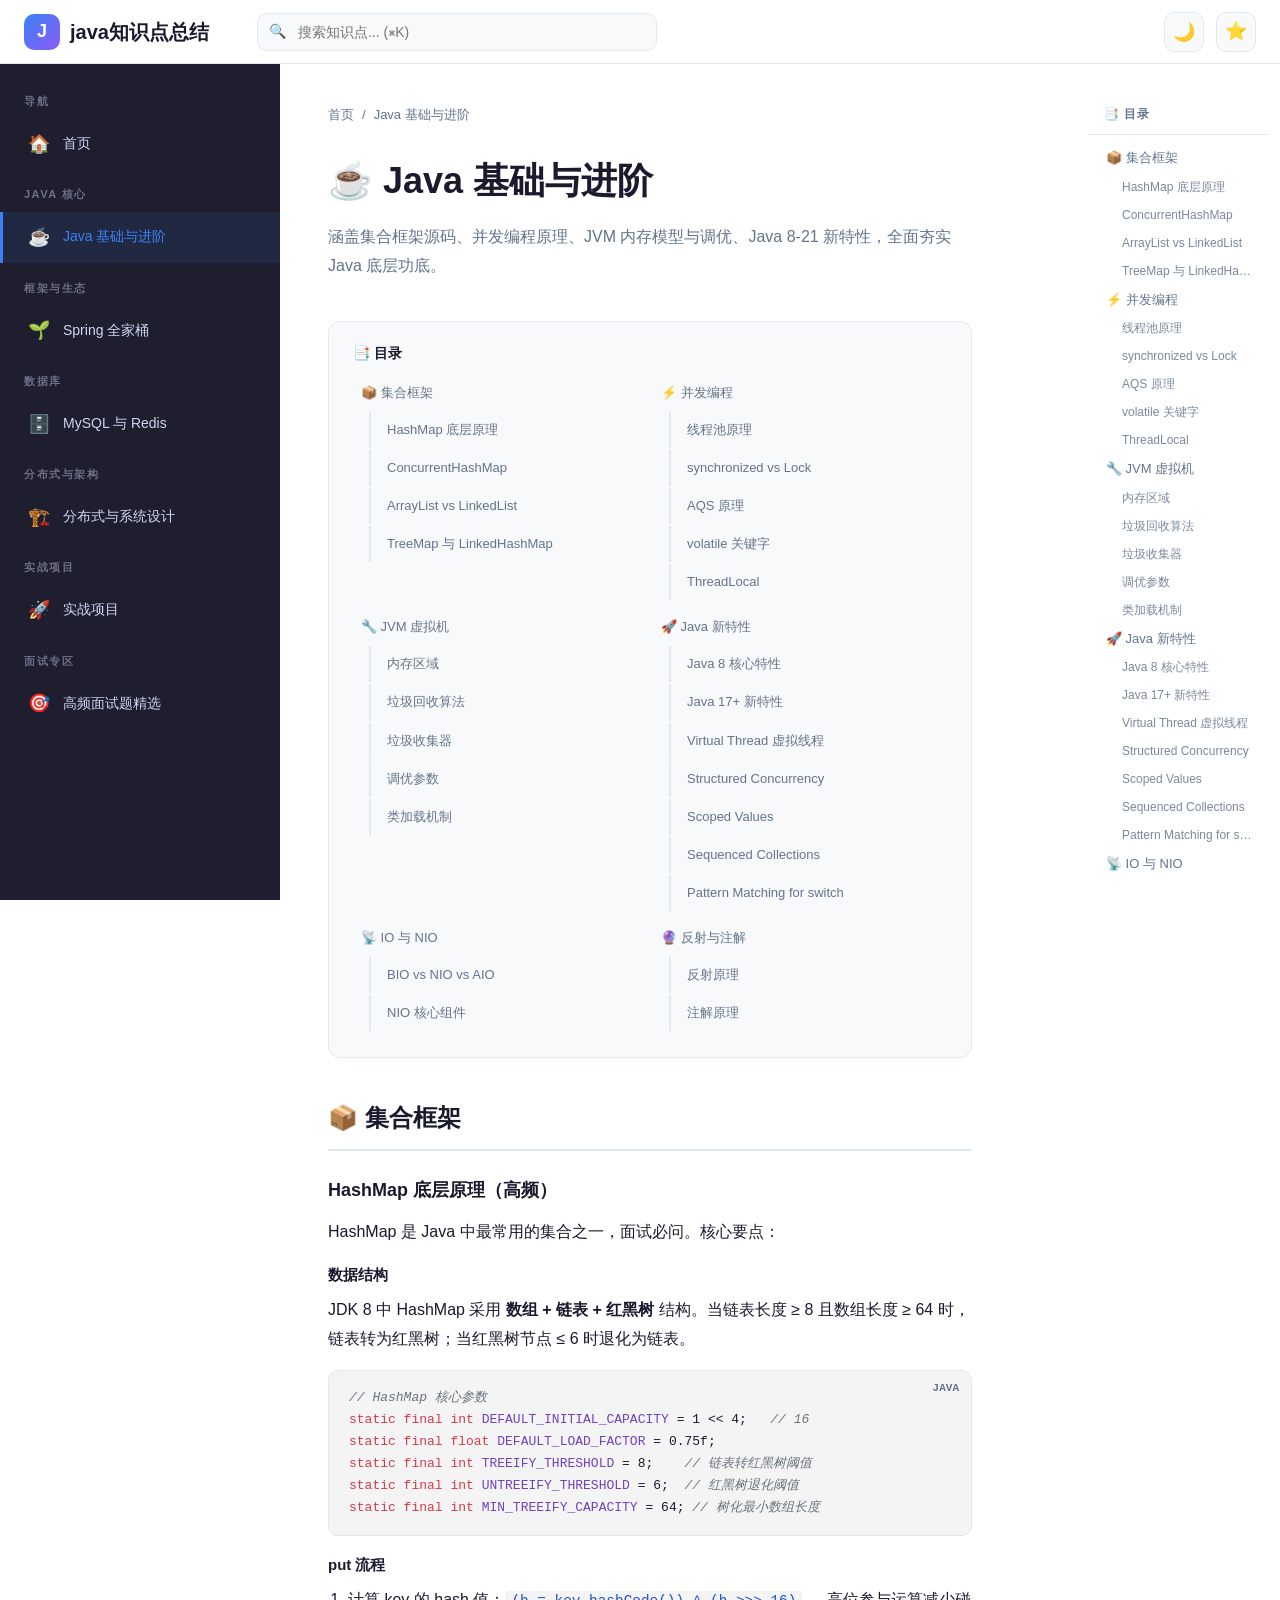
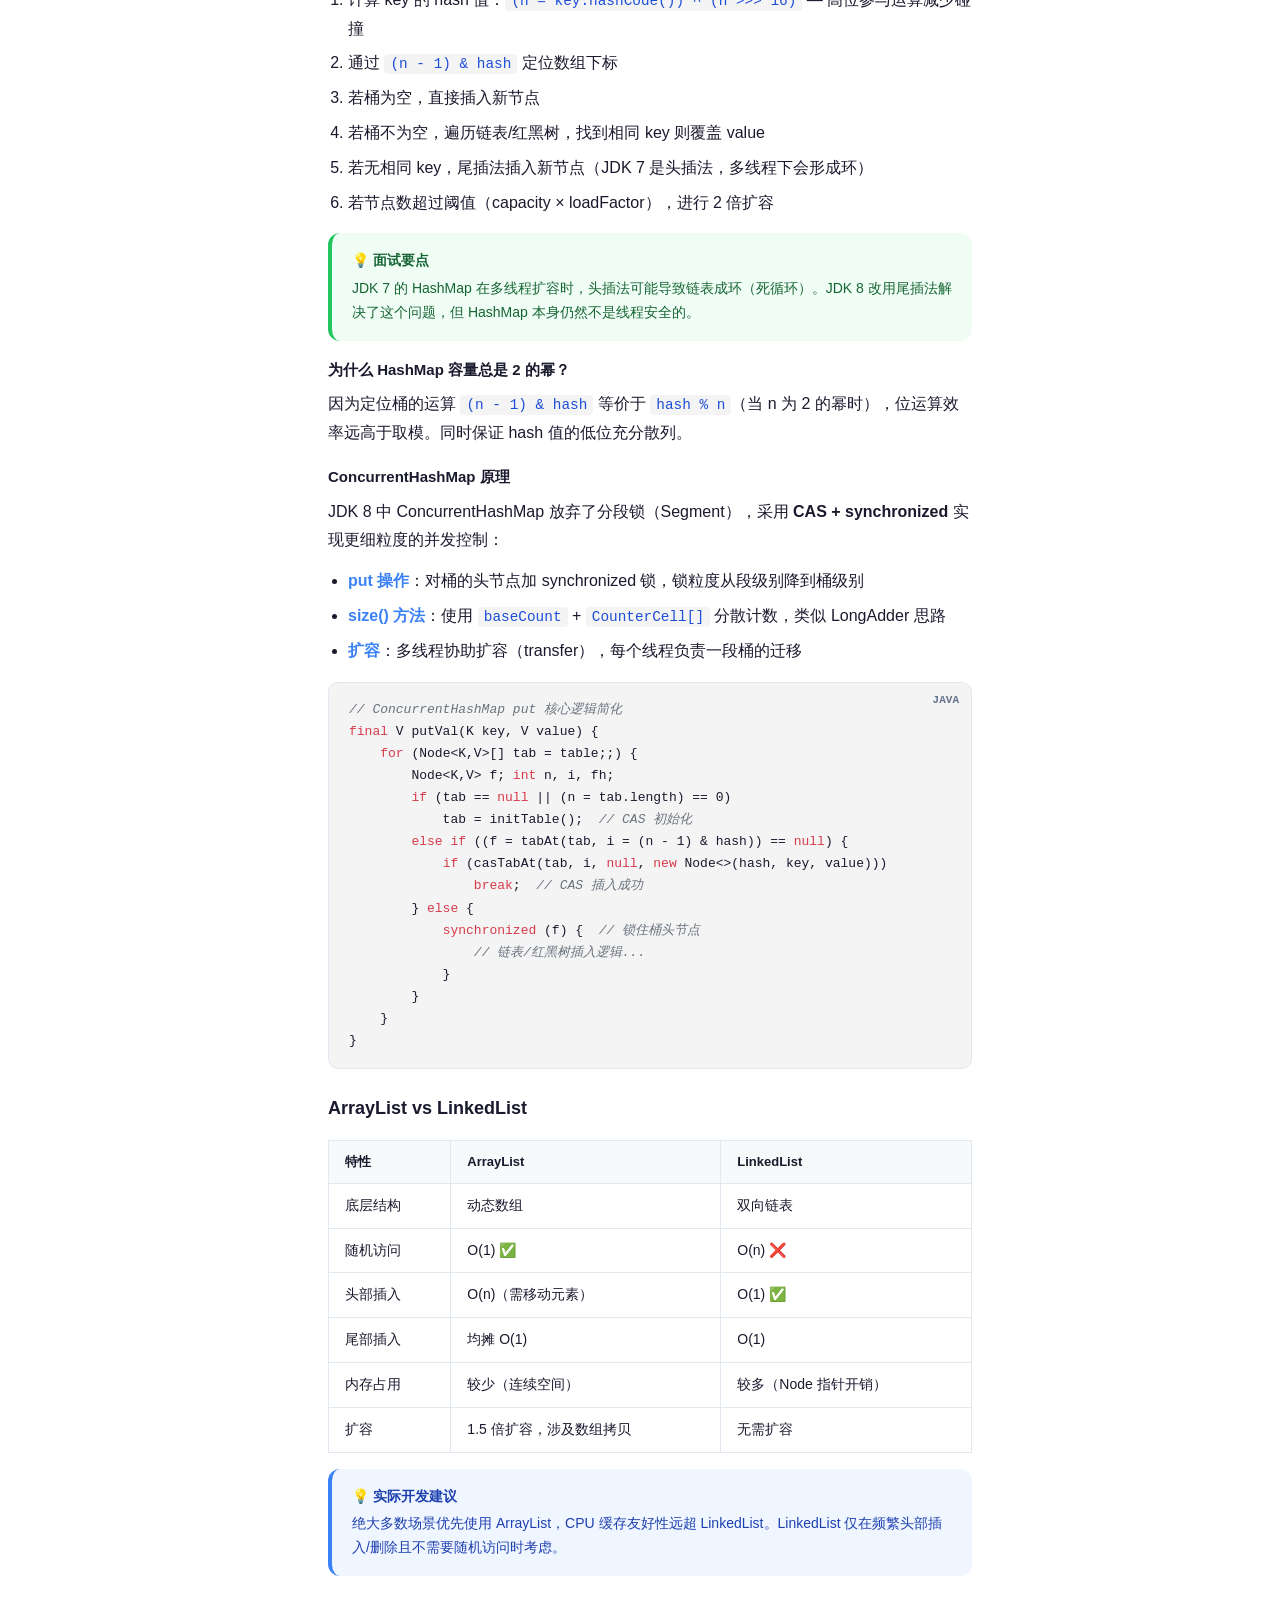
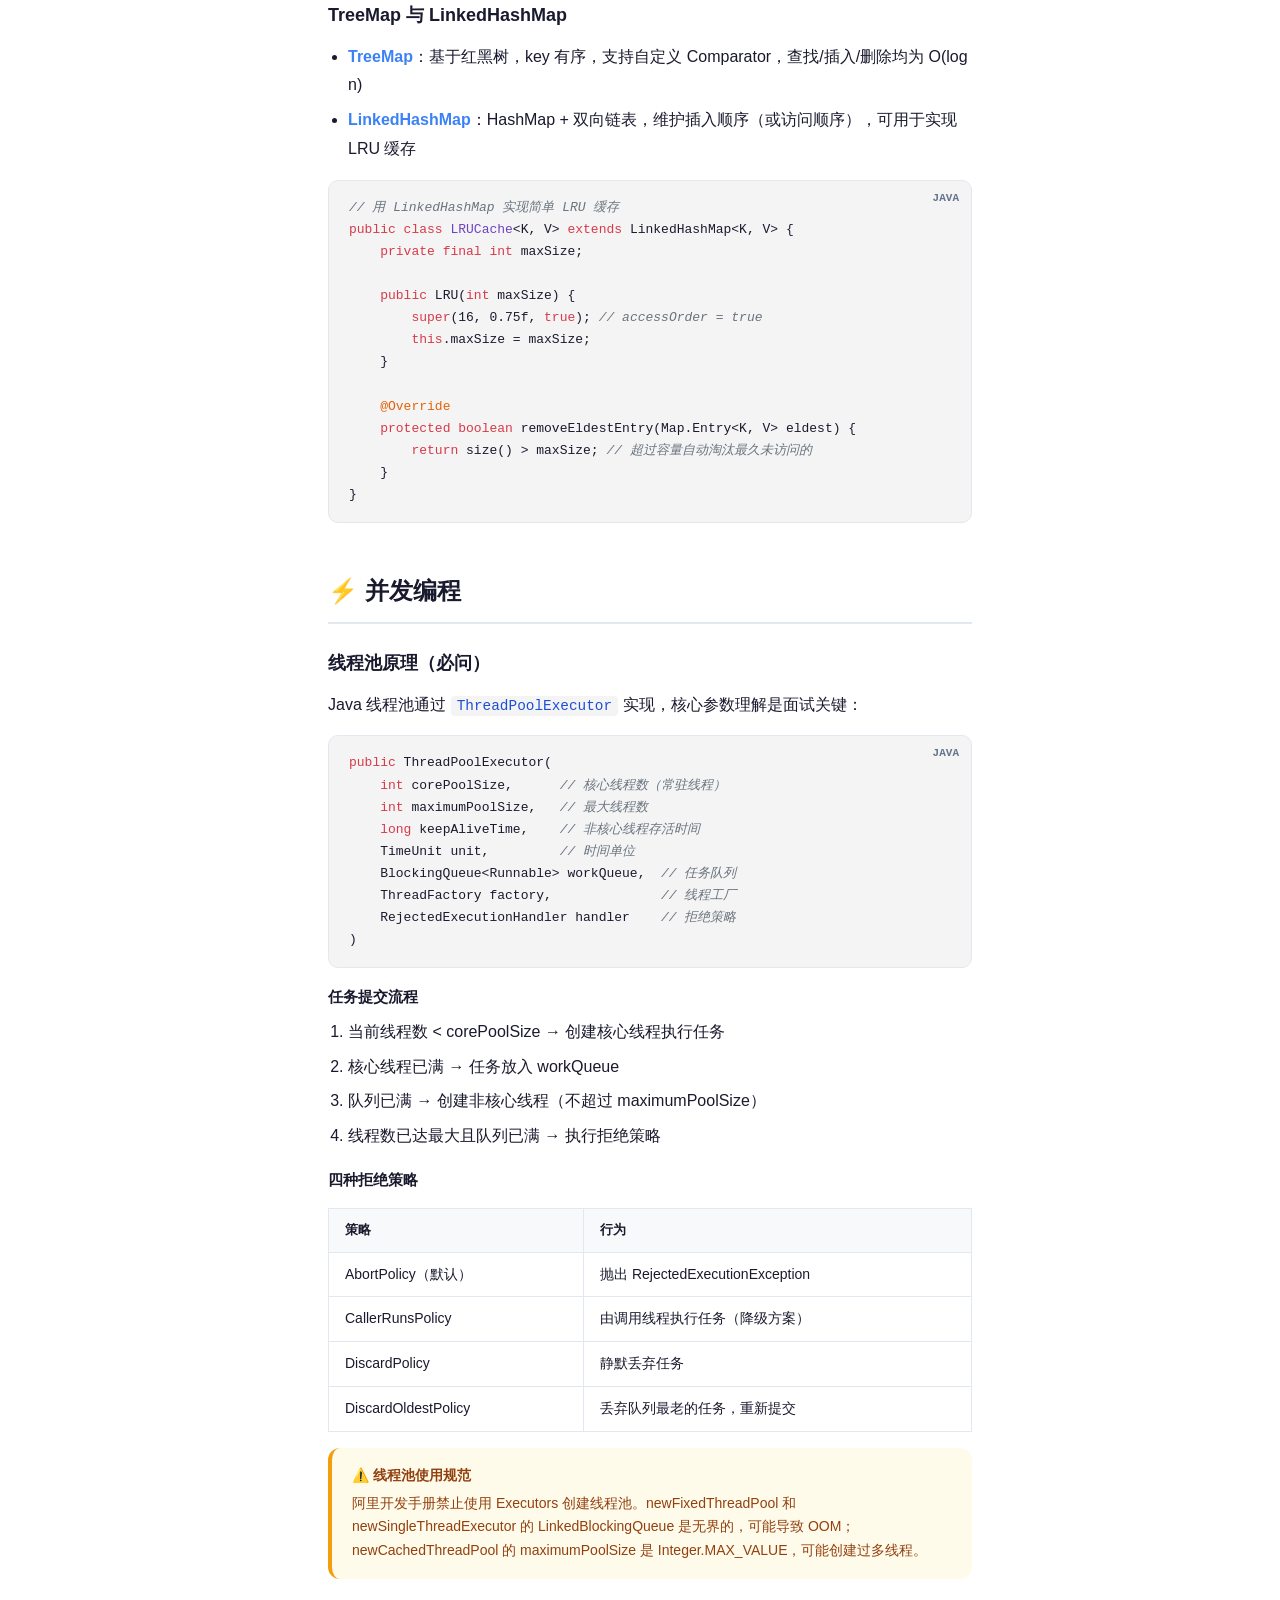
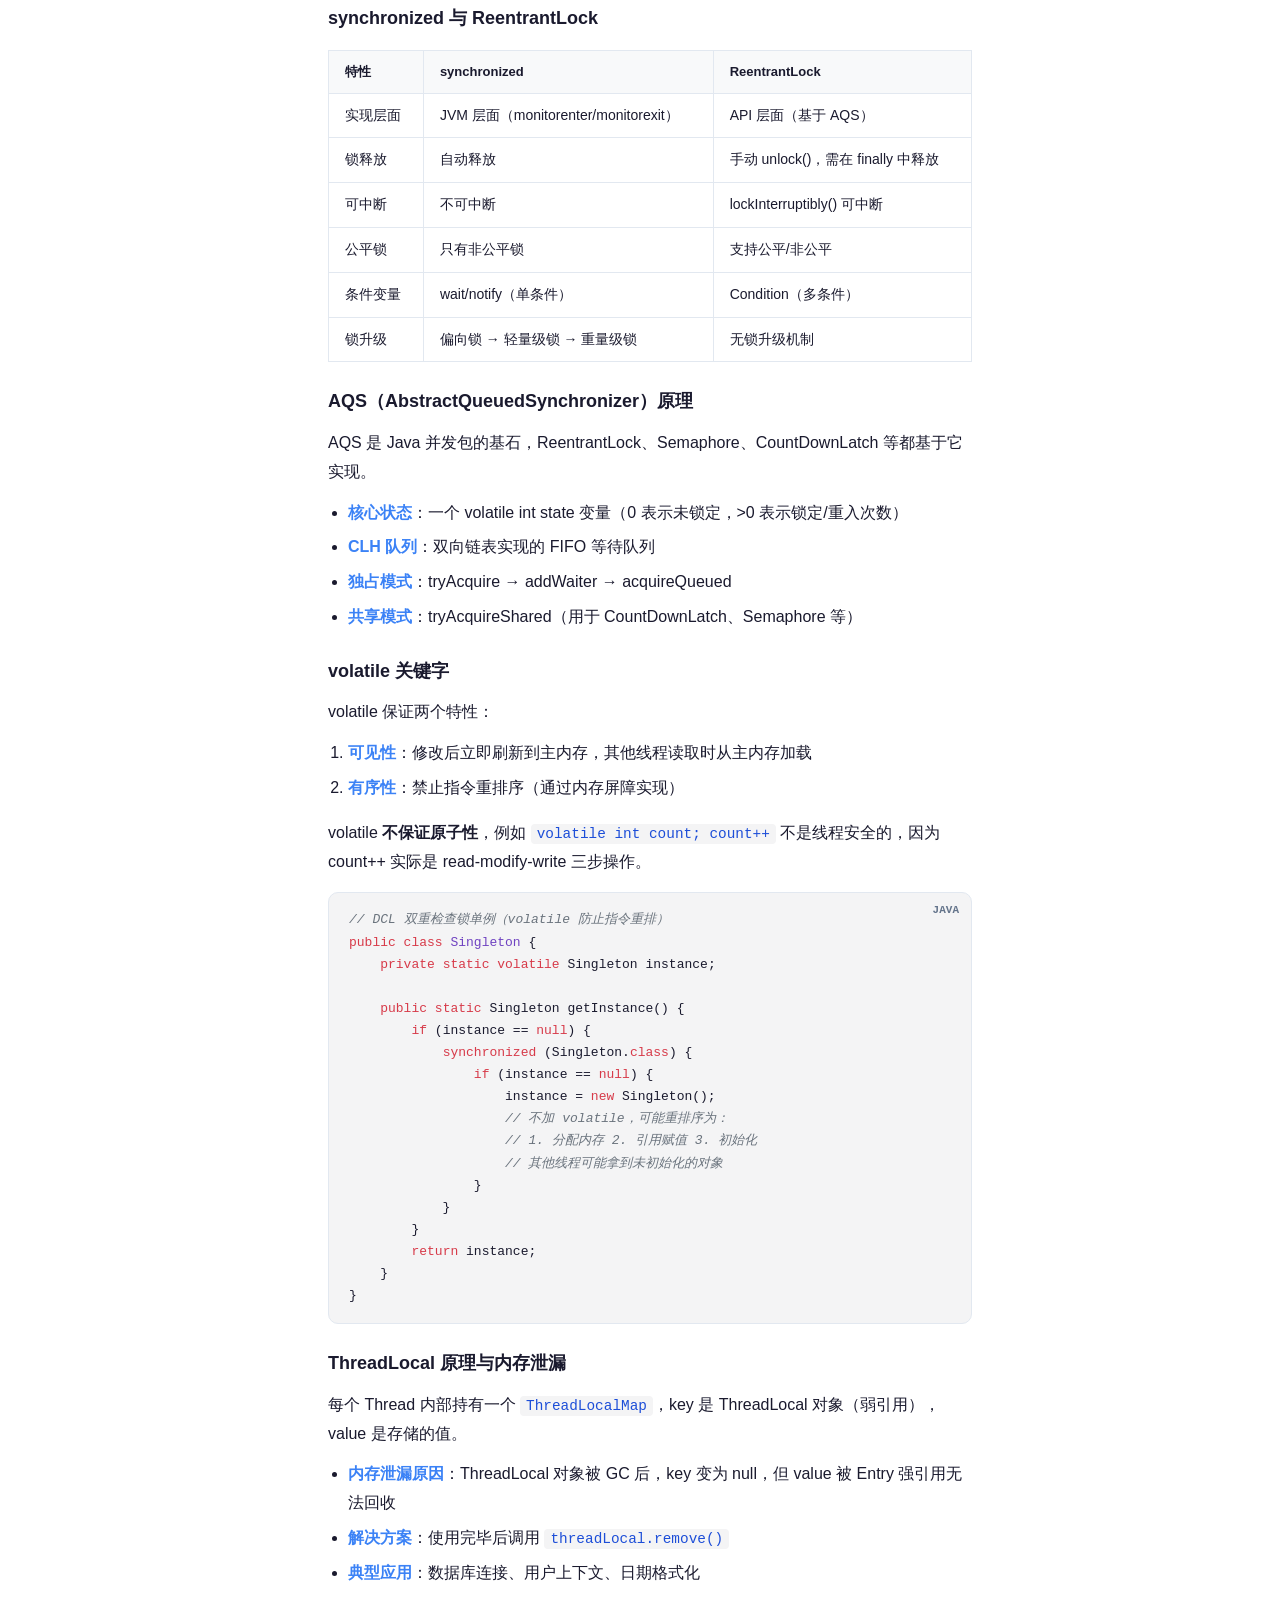
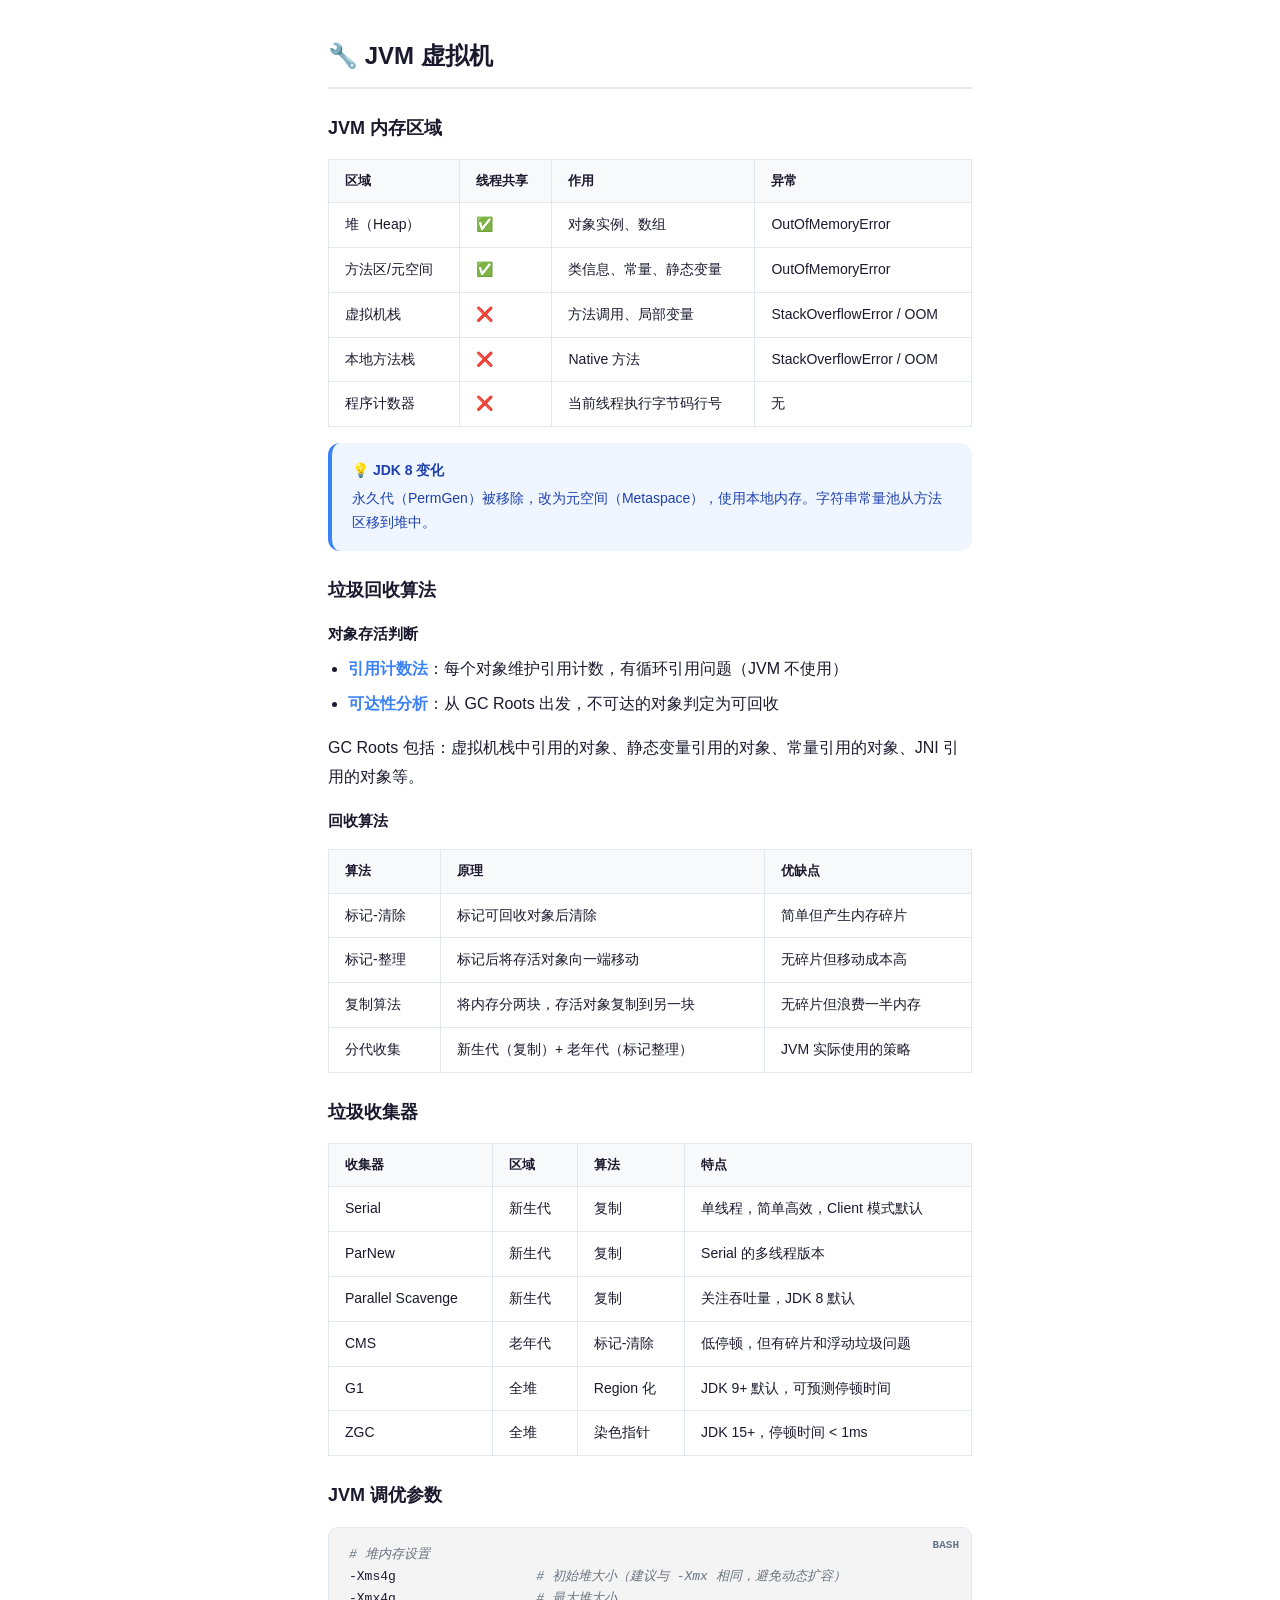
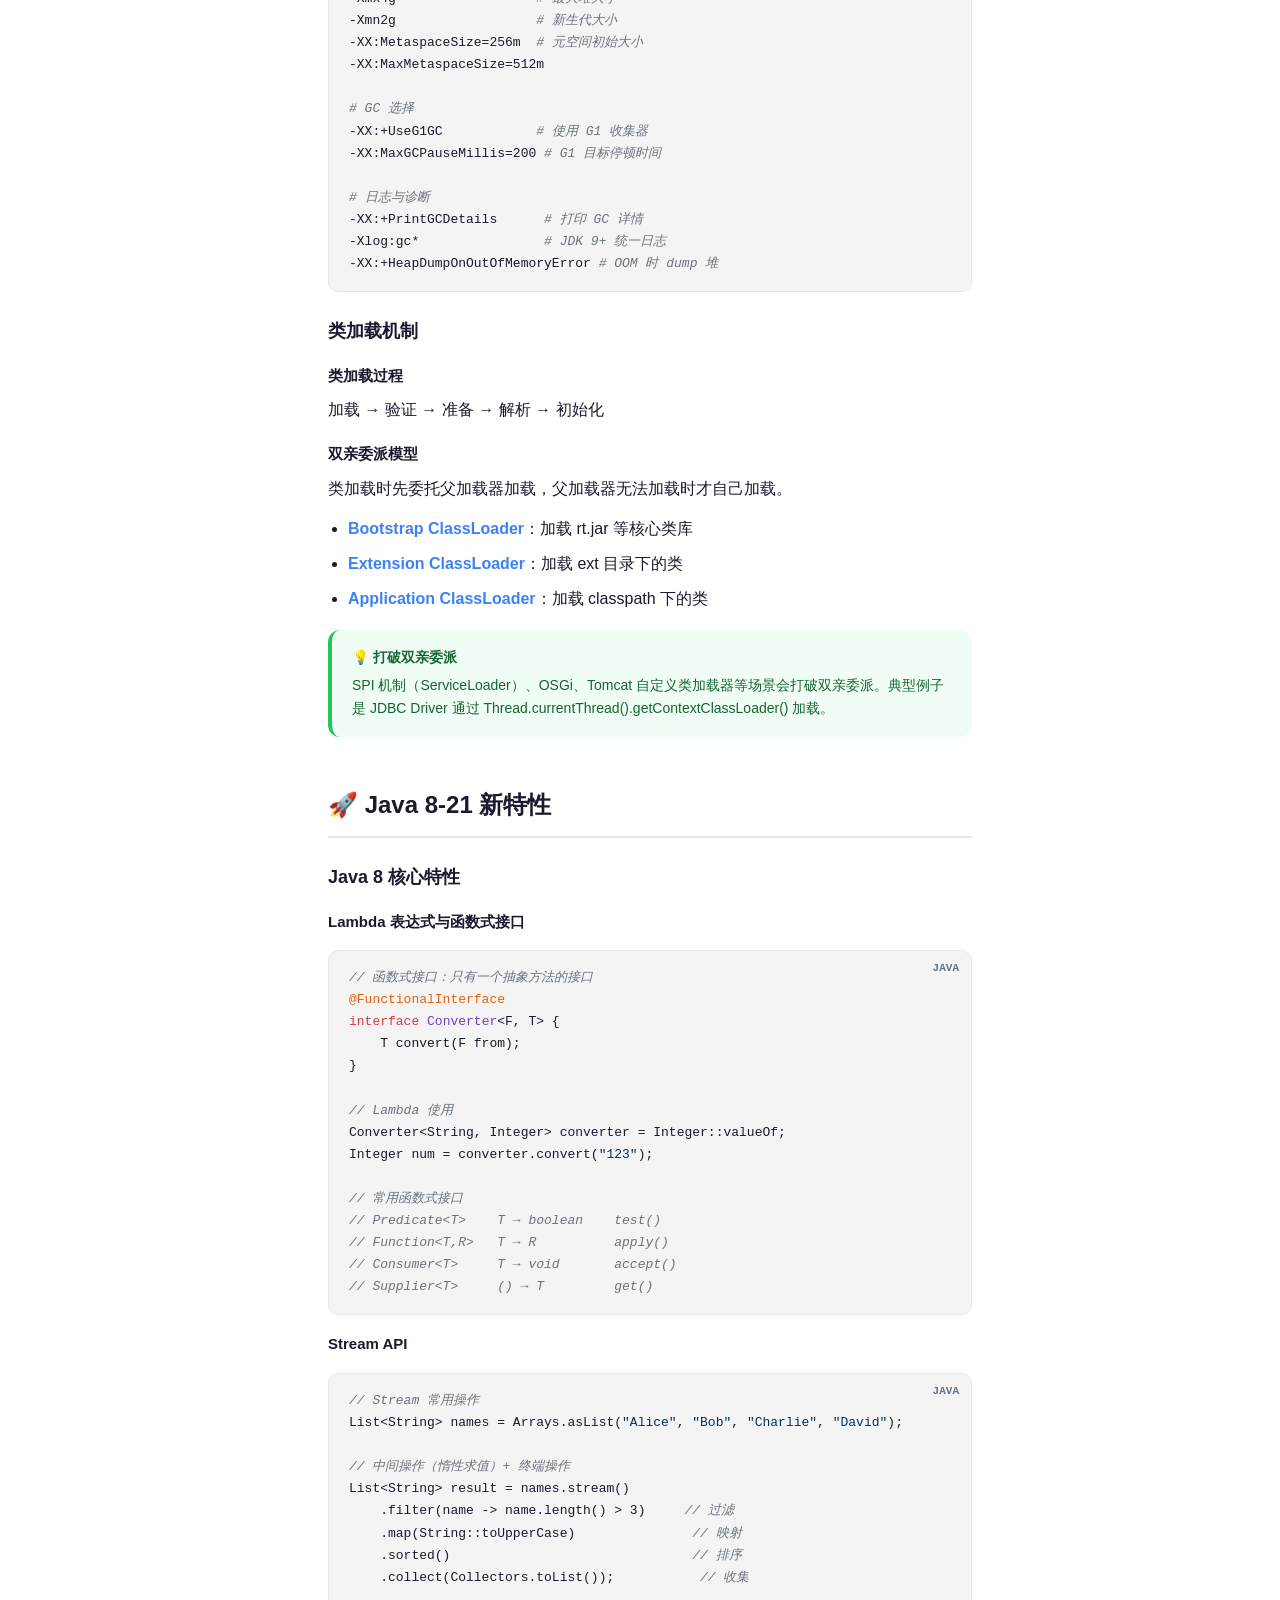
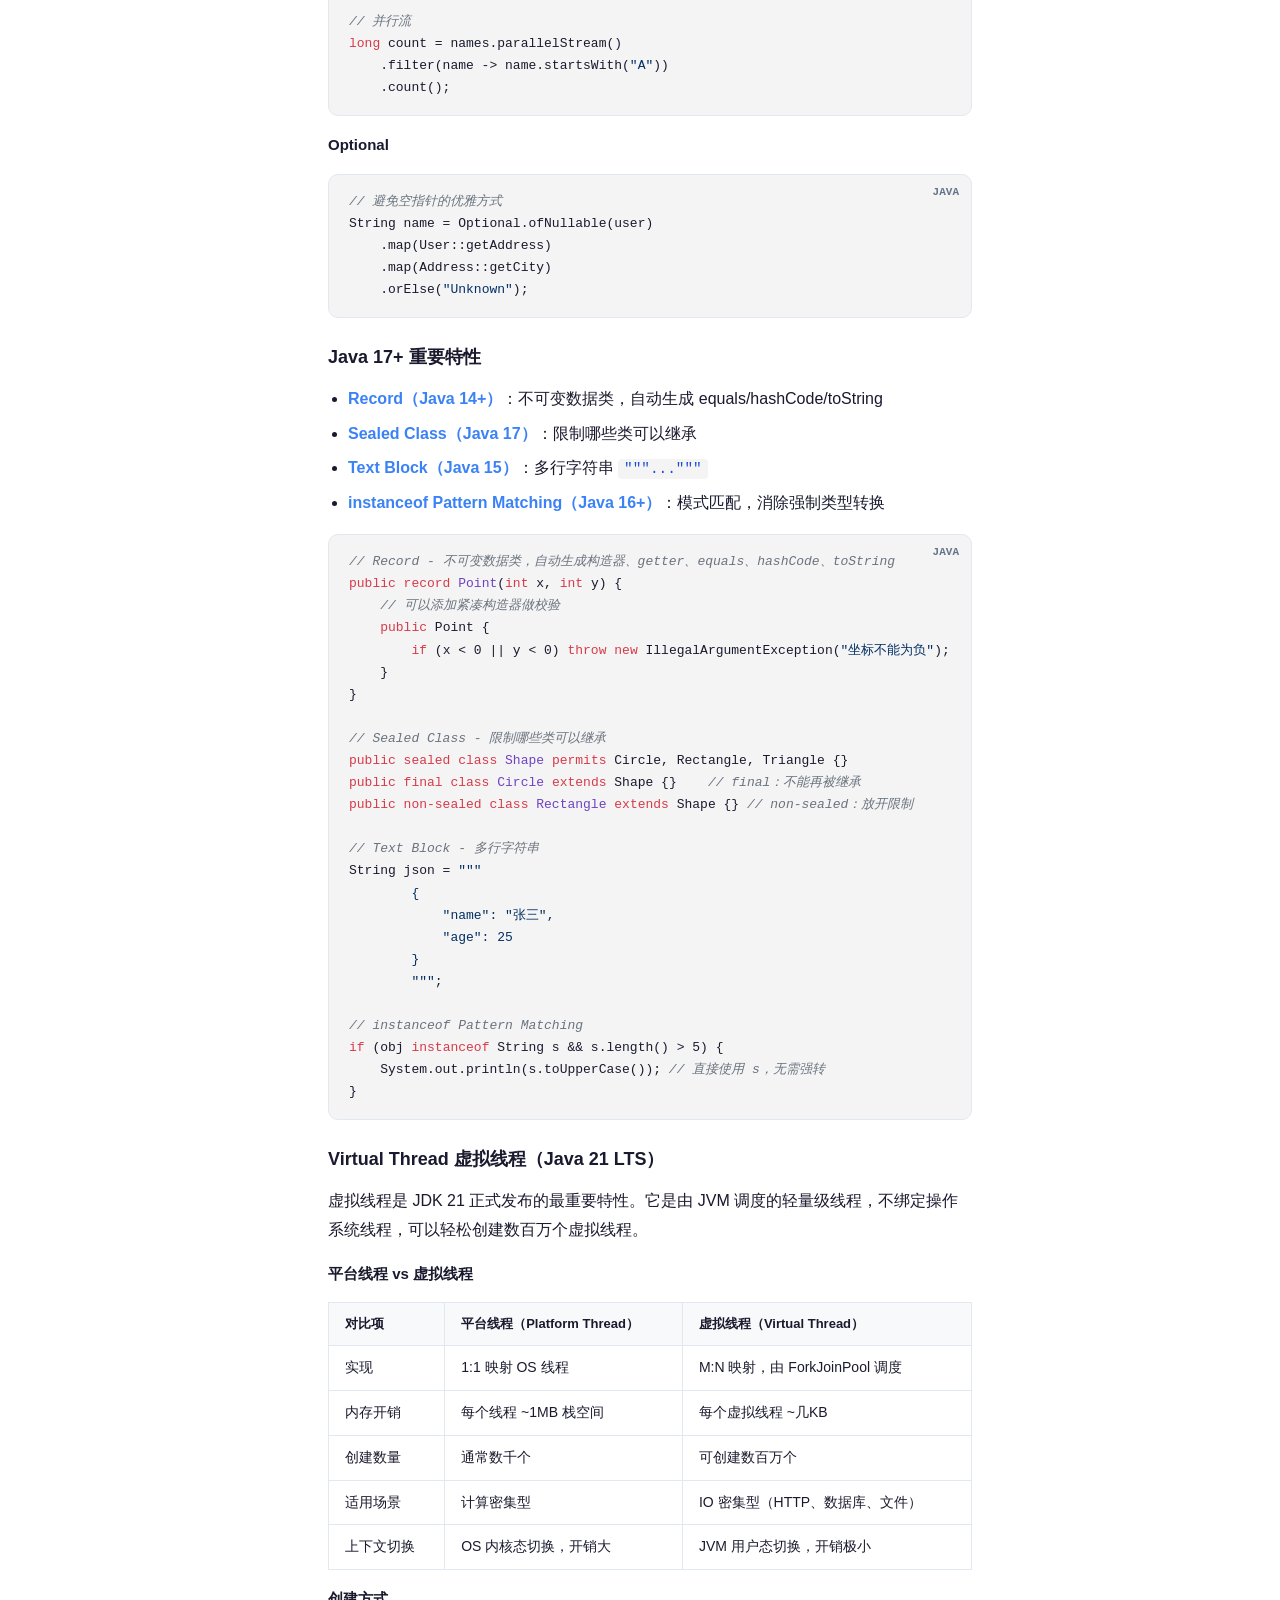
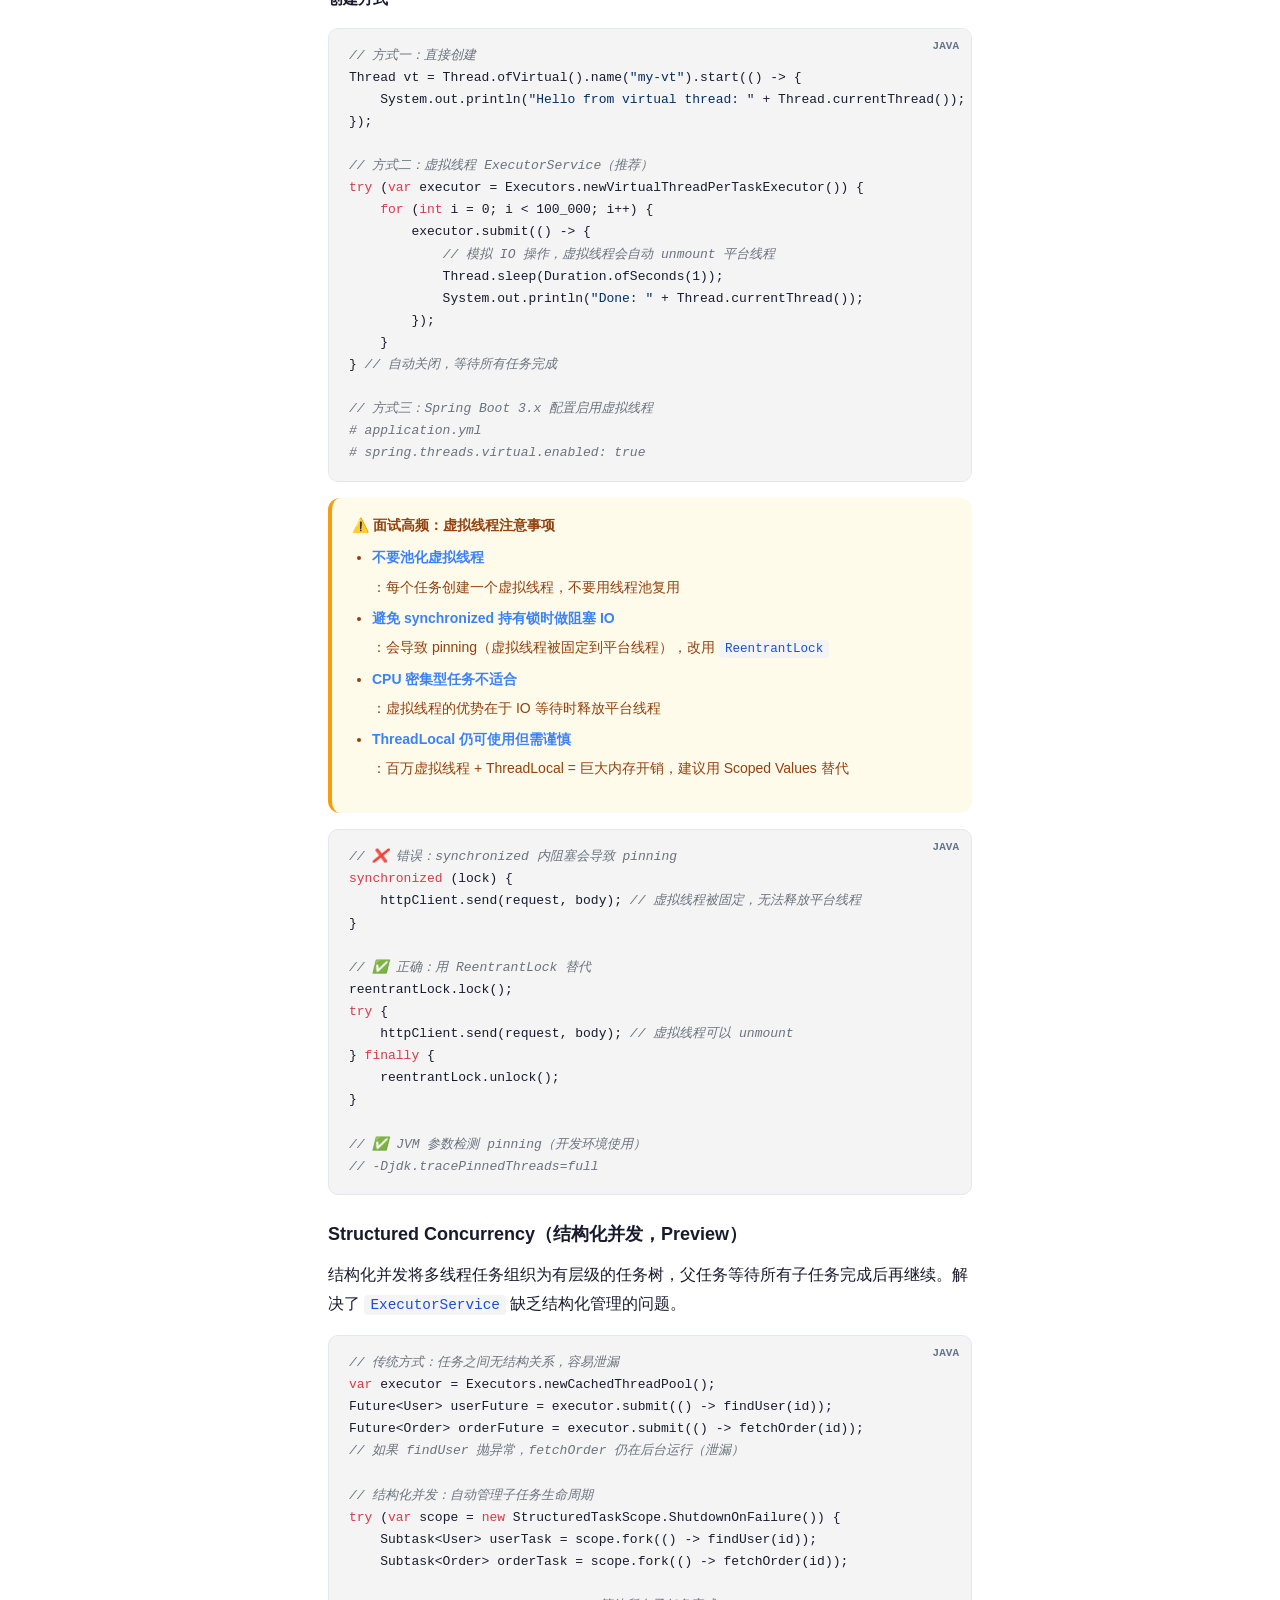
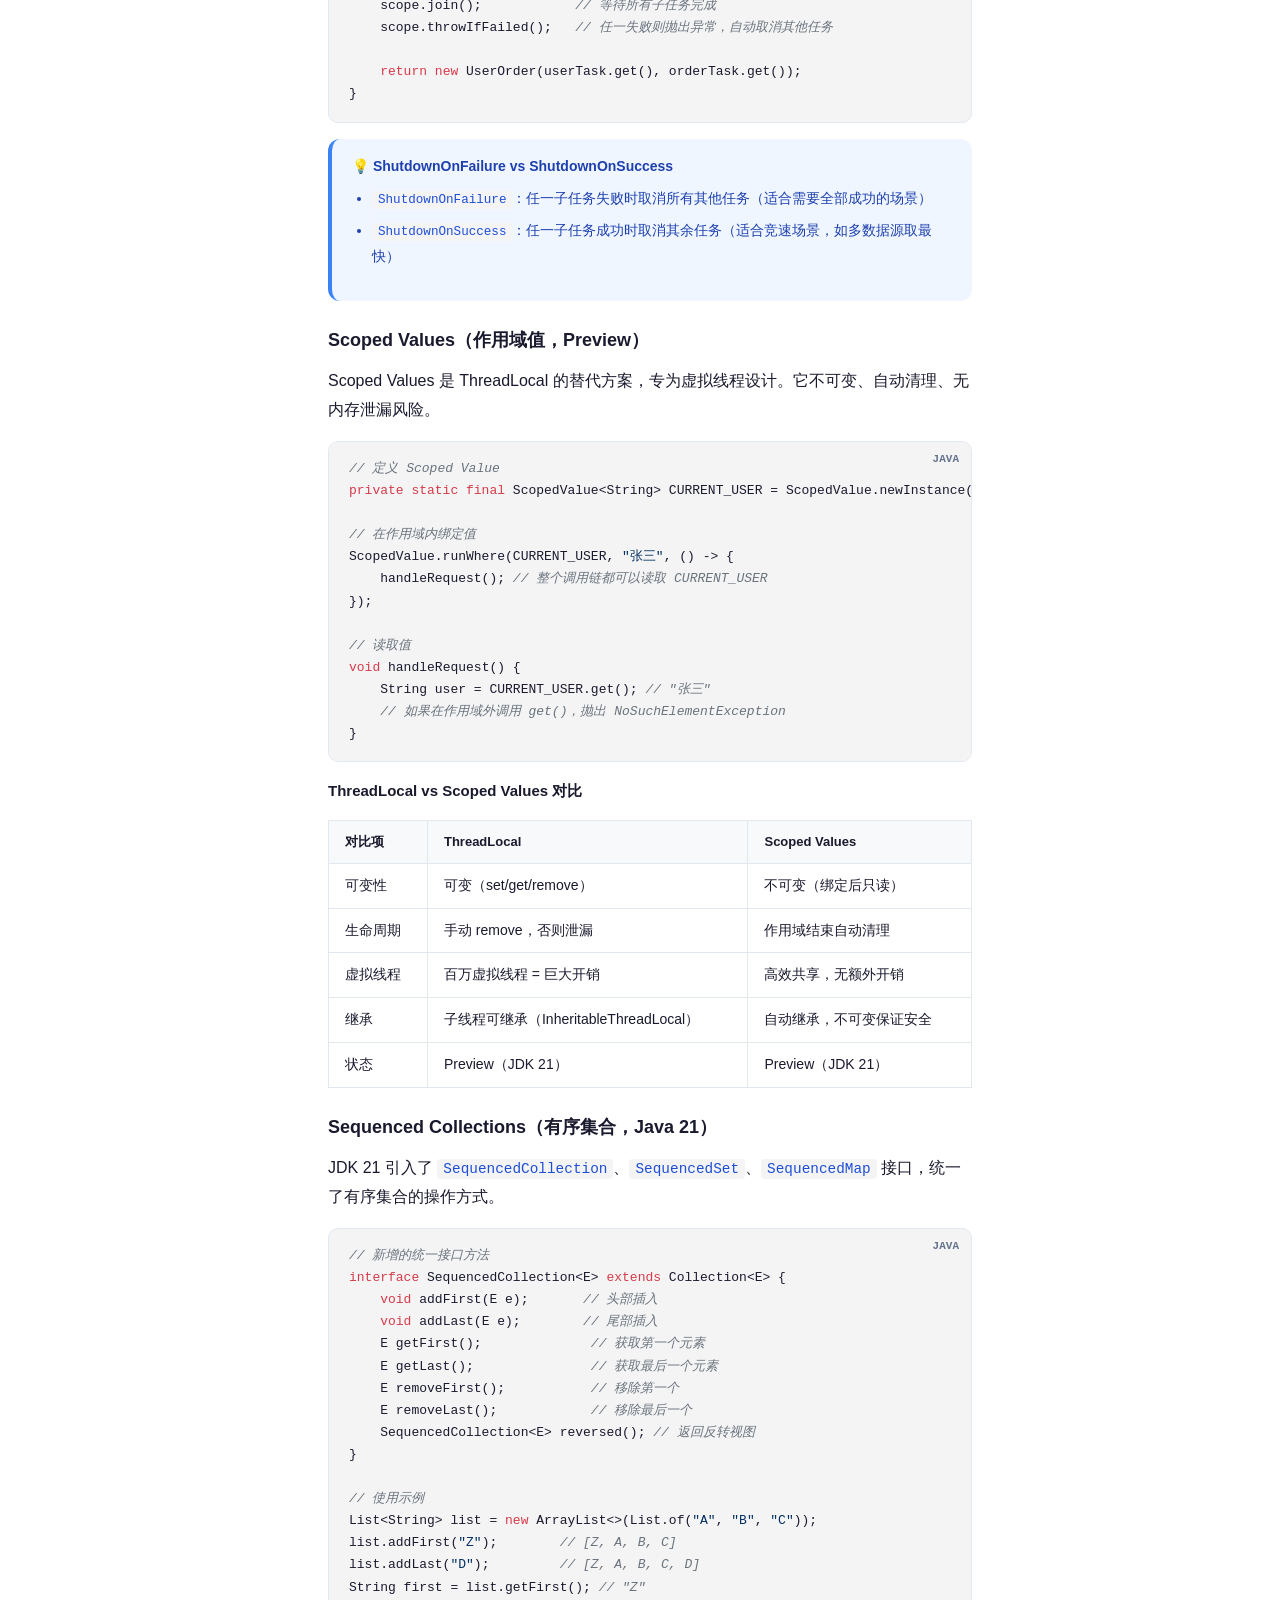
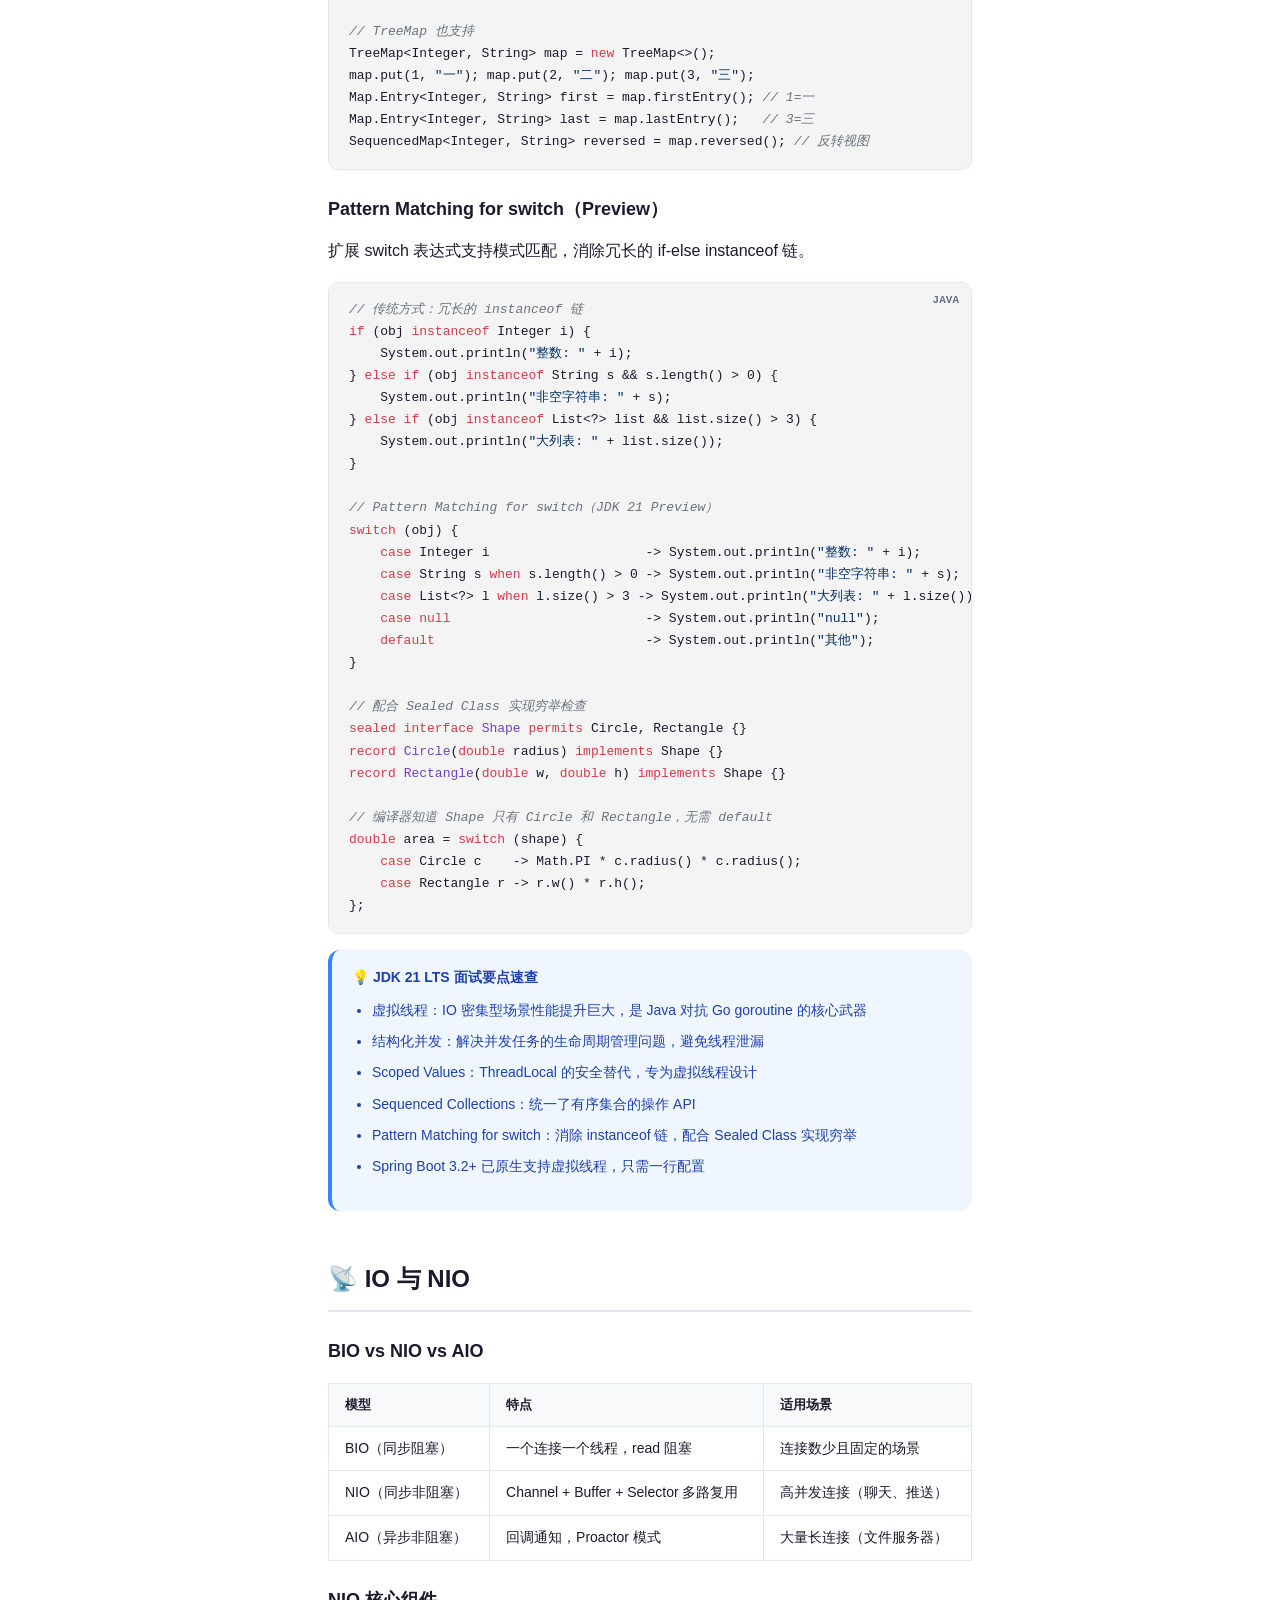
<file: pages/java-core.html>
<!DOCTYPE html>
<html lang="zh-CN">
<head>
  <meta charset="UTF-8">
  <meta name="viewport" content="width=device-width, initial-scale=1.0">
  <title>Java 基础与进阶 - java知识点总结</title>
  <link rel="stylesheet" href="../css/style.css">
  <link rel="icon" href="data:image/svg+xml,<svg xmlns='http://www.w3.org/2000/svg' viewBox='0 0 100 100'><text y='.9em' font-size='90'>☕</text></svg>">
</head>
<body>
  <header class="header">
    <div class="header-left">
      <button class="menu-toggle" id="menuToggle">☰</button>
      <a href="../index.html" class="logo">
        <span class="logo-icon">J</span>
        <span>java知识点总结</span>
      </a>
      <div class="search-box">
        <input type="text" id="searchInput" placeholder="搜索知识点... (⌘K)" autocomplete="off">
        <div class="search-results" id="searchResults"></div>
      </div>
    </div>
    <div class="header-right">
      <button class="theme-toggle" id="themeToggle" title="切换主题">🌙</button>
      <a href="https://github.com" class="github-link" target="_blank" title="GitHub">⭐</a>
    </div>
  </header>

  <nav class="sidebar" id="sidebar">
    <div class="sidebar-section">
      <div class="sidebar-title">导航</div>
      <a href="../index.html" class="sidebar-link"><span class="icon">🏠</span>首页</a>
    </div>
    <div class="sidebar-section">
      <div class="sidebar-title">Java 核心</div>
      <a href="java-core.html" class="sidebar-link active"><span class="icon">☕</span>Java 基础与进阶</a>
    </div>
    <div class="sidebar-section">
      <div class="sidebar-title">框架与生态</div>
      <a href="spring.html" class="sidebar-link"><span class="icon">🌱</span>Spring 全家桶</a>
    </div>
    <div class="sidebar-section">
      <div class="sidebar-title">数据库</div>
      <a href="database.html" class="sidebar-link"><span class="icon">🗄️</span>MySQL 与 Redis</a>
    </div>
    <div class="sidebar-section">
      <div class="sidebar-title">分布式与架构</div>
      <a href="distribution.html" class="sidebar-link"><span class="icon">🏗️</span>分布式与系统设计</a>
    </div>
    <div class="sidebar-section">
      <div class="sidebar-title">实战项目</div>
      <a href="projects.html" class="sidebar-link"><span class="icon">🚀</span>实战项目</a>
    </div>
    <div class="sidebar-section">
      <div class="sidebar-title">面试专区</div>
      <a href="interview.html" class="sidebar-link"><span class="icon">🎯</span>高频面试题精选</a>
    </div>
  </nav>
  <div class="sidebar-overlay" id="sidebarOverlay"></div>

  <main class="main">
    <div class="content">
      <div class="breadcrumb">
        <a href="../index.html">首页</a> <span>/</span> <span>Java 基础与进阶</span>
      </div>

      <div class="page-header">
        <h1>☕ Java 基础与进阶</h1>
        <p class="subtitle">涵盖集合框架源码、并发编程原理、JVM 内存模型与调优、Java 8-21 新特性，全面夯实 Java 底层功底。</p>
      </div>

      <!-- TOC -->
      <div class="toc">
        <h4>📑 目录</h4>
        <ul class="toc-list">
          
          <li>
            <a href="#collections">📦 集合框架</a>
            <ul class="toc-sub">
              <li><a href="#hashmap">HashMap 底层原理</a></li>
              <li><a href="#concurrent-hashmap">ConcurrentHashMap</a></li>
              <li><a href="#arraylist-linkedlist">ArrayList vs LinkedList</a></li>
              <li><a href="#treemap-linkedhashmap">TreeMap 与 LinkedHashMap</a></li>
            </ul>
          </li>
          <li>
            <a href="#concurrency">⚡ 并发编程</a>
            <ul class="toc-sub">
              <li><a href="#thread-pool">线程池原理</a></li>
              <li><a href="#sync-lock">synchronized vs Lock</a></li>
              <li><a href="#aqs">AQS 原理</a></li>
              <li><a href="#volatile">volatile 关键字</a></li>
              <li><a href="#threadlocal">ThreadLocal</a></li>
            </ul>
          </li>
          <li>
            <a href="#jvm">🔧 JVM 虚拟机</a>
            <ul class="toc-sub">
              <li><a href="#jvm-memory">内存区域</a></li>
              <li><a href="#gc-algo">垃圾回收算法</a></li>
              <li><a href="#gc-collector">垃圾收集器</a></li>
              <li><a href="#jvm-tuning">调优参数</a></li>
              <li><a href="#classloader">类加载机制</a></li>
            </ul>
          </li>
          <li>
            <a href="#new-features">🚀 Java 新特性</a>
            <ul class="toc-sub">
              <li><a href="#java8-features">Java 8 核心特性</a></li>
              <li><a href="#java17-features">Java 17+ 新特性</a></li>
              <li><a href="#jdk21-virtual-thread">Virtual Thread 虚拟线程</a></li>
              <li><a href="#jdk21-structured">Structured Concurrency</a></li>
              <li><a href="#jdk21-scoped">Scoped Values</a></li>
              <li><a href="#jdk21-sequenced">Sequenced Collections</a></li>
              <li><a href="#jdk21-pattern-switch">Pattern Matching for switch</a></li>
            </ul>
          </li>
          <li>
            <a href="#io-nio">📡 IO 与 NIO</a>
            <ul class="toc-sub">
              <li><a href="#bio-nio-aio">BIO vs NIO vs AIO</a></li>
              <li><a href="#nio-components">NIO 核心组件</a></li>
            </ul>
          </li>
          <li>
            <a href="#reflection">🔮 反射与注解</a>
            <ul class="toc-sub">
              <li><a href="#reflection-principle">反射原理</a></li>
              <li><a href="#annotation-principle">注解原理</a></li>
            </ul>
          </li>
        
        </ul>
      </div>

      <!-- ==================== 集合框架 ==================== -->
      <section class="knowledge-section" id="collections">
        <h2>📦 集合框架</h2>

        <h3 id="hashmap">HashMap 底层原理（高频）</h3>
        <p>HashMap 是 Java 中最常用的集合之一，面试必问。核心要点：</p>

        <h4>数据结构</h4>
        <p>JDK 8 中 HashMap 采用 <strong>数组 + 链表 + 红黑树</strong> 结构。当链表长度 ≥ 8 且数组长度 ≥ 64 时，链表转为红黑树；当红黑树节点 ≤ 6 时退化为链表。</p>

        <pre data-lang="java"><span class="cm">// HashMap 核心参数</span>
<span class="kw">static final int</span> <span class="type">DEFAULT_INITIAL_CAPACITY</span> = 1 &lt;&lt; 4;   <span class="cm">// 16</span>
<span class="kw">static final float</span> <span class="type">DEFAULT_LOAD_FACTOR</span> = 0.75f;
<span class="kw">static final int</span> <span class="type">TREEIFY_THRESHOLD</span> = 8;    <span class="cm">// 链表转红黑树阈值</span>
<span class="kw">static final int</span> <span class="type">UNTREEIFY_THRESHOLD</span> = 6;  <span class="cm">// 红黑树退化阈值</span>
<span class="kw">static final int</span> <span class="type">MIN_TREEIFY_CAPACITY</span> = 64; <span class="cm">// 树化最小数组长度</span></pre>

        <h4>put 流程</h4>
        <ol>
          <li>计算 key 的 hash 值：<code>(h = key.hashCode()) ^ (h >>> 16)</code> — 高位参与运算减少碰撞</li>
          <li>通过 <code>(n - 1) & hash</code> 定位数组下标</li>
          <li>若桶为空，直接插入新节点</li>
          <li>若桶不为空，遍历链表/红黑树，找到相同 key 则覆盖 value</li>
          <li>若无相同 key，尾插法插入新节点（JDK 7 是头插法，多线程下会形成环）</li>
          <li>若节点数超过阈值（capacity × loadFactor），进行 2 倍扩容</li>
        </ol>

        <div class="info-box tip">
          <strong>💡 面试要点</strong>
          JDK 7 的 HashMap 在多线程扩容时，头插法可能导致链表成环（死循环）。JDK 8 改用尾插法解决了这个问题，但 HashMap 本身仍然不是线程安全的。
        </div>

        <h4>为什么 HashMap 容量总是 2 的幂？</h4>
        <p>因为定位桶的运算 <code>(n - 1) & hash</code> 等价于 <code>hash % n</code>（当 n 为 2 的幂时），位运算效率远高于取模。同时保证 hash 值的低位充分散列。</p>

        <h4 id="concurrent-hashmap">ConcurrentHashMap 原理</h4>
        <p>JDK 8 中 ConcurrentHashMap 放弃了分段锁（Segment），采用 <strong>CAS + synchronized</strong> 实现更细粒度的并发控制：</p>
        <ul>
          <li><strong>put 操作</strong>：对桶的头节点加 synchronized 锁，锁粒度从段级别降到桶级别</li>
          <li><strong>size() 方法</strong>：使用 <code>baseCount</code> + <code>CounterCell[]</code> 分散计数，类似 LongAdder 思路</li>
          <li><strong>扩容</strong>：多线程协助扩容（transfer），每个线程负责一段桶的迁移</li>
        </ul>

        <pre data-lang="java"><span class="cm">// ConcurrentHashMap put 核心逻辑简化</span>
<span class="kw">final</span> V putVal(K key, V value) {
    <span class="kw">for</span> (Node&lt;K,V&gt;[] tab = table;;) {
        Node&lt;K,V&gt; f; <span class="kw">int</span> n, i, fh;
        <span class="kw">if</span> (tab == <span class="kw">null</span> || (n = tab.length) == 0)
            tab = initTable();  <span class="cm">// CAS 初始化</span>
        <span class="kw">else if</span> ((f = tabAt(tab, i = (n - 1) & hash)) == <span class="kw">null</span>) {
            <span class="kw">if</span> (casTabAt(tab, i, <span class="kw">null</span>, <span class="kw">new</span> Node&lt;&gt;(hash, key, value)))
                <span class="kw">break</span>;  <span class="cm">// CAS 插入成功</span>
        } <span class="kw">else</span> {
            <span class="kw">synchronized</span> (f) {  <span class="cm">// 锁住桶头节点</span>
                <span class="cm">// 链表/红黑树插入逻辑...</span>
            }
        }
    }
}</pre>

        <h3 id="arraylist-linkedlist">ArrayList vs LinkedList</h3>
        <table>
          <tr><th>特性</th><th>ArrayList</th><th>LinkedList</th></tr>
          <tr><td>底层结构</td><td>动态数组</td><td>双向链表</td></tr>
          <tr><td>随机访问</td><td>O(1) ✅</td><td>O(n) ❌</td></tr>
          <tr><td>头部插入</td><td>O(n)（需移动元素）</td><td>O(1) ✅</td></tr>
          <tr><td>尾部插入</td><td>均摊 O(1)</td><td>O(1)</td></tr>
          <tr><td>内存占用</td><td>较少（连续空间）</td><td>较多（Node 指针开销）</td></tr>
          <tr><td>扩容</td><td>1.5 倍扩容，涉及数组拷贝</td><td>无需扩容</td></tr>
        </table>

        <div class="info-box info">
          <strong>💡 实际开发建议</strong>
          绝大多数场景优先使用 ArrayList，CPU 缓存友好性远超 LinkedList。LinkedList 仅在频繁头部插入/删除且不需要随机访问时考虑。
        </div>

        <h3 id="treemap-linkedhashmap">TreeMap 与 LinkedHashMap</h3>
        <ul>
          <li><strong>TreeMap</strong>：基于红黑树，key 有序，支持自定义 Comparator，查找/插入/删除均为 O(log n)</li>
          <li><strong>LinkedHashMap</strong>：HashMap + 双向链表，维护插入顺序（或访问顺序），可用于实现 LRU 缓存</li>
        </ul>

        <pre data-lang="java"><span class="cm">// 用 LinkedHashMap 实现简单 LRU 缓存</span>
<span class="kw">public class</span> <span class="type">LRUCache</span>&lt;K, V&gt; <span class="kw">extends</span> LinkedHashMap&lt;K, V&gt; {
    <span class="kw">private final int</span> maxSize;

    <span class="kw">public</span> LRU(<span class="kw">int</span> maxSize) {
        <span class="kw">super</span>(16, 0.75f, <span class="kw">true</span>); <span class="cm">// accessOrder = true</span>
        <span class="kw">this</span>.maxSize = maxSize;
    }

    <span class="ann">@Override</span>
    <span class="kw">protected boolean</span> removeEldestEntry(Map.Entry&lt;K, V&gt; eldest) {
        <span class="kw">return</span> size() &gt; maxSize; <span class="cm">// 超过容量自动淘汰最久未访问的</span>
    }
}</pre>
      </section>

      <!-- ==================== 并发编程 ==================== -->
      <section class="knowledge-section" id="concurrency">
        <h2>⚡ 并发编程</h2>

        <h3 id="thread-pool">线程池原理（必问）</h3>
        <p>Java 线程池通过 <code>ThreadPoolExecutor</code> 实现，核心参数理解是面试关键：</p>

        <pre data-lang="java"><span class="kw">public</span> ThreadPoolExecutor(
    <span class="kw">int</span> corePoolSize,      <span class="cm">// 核心线程数（常驻线程）</span>
    <span class="kw">int</span> maximumPoolSize,   <span class="cm">// 最大线程数</span>
    <span class="kw">long</span> keepAliveTime,    <span class="cm">// 非核心线程存活时间</span>
    TimeUnit unit,         <span class="cm">// 时间单位</span>
    BlockingQueue&lt;Runnable&gt; workQueue,  <span class="cm">// 任务队列</span>
    ThreadFactory factory,              <span class="cm">// 线程工厂</span>
    RejectedExecutionHandler handler    <span class="cm">// 拒绝策略</span>
)</pre>

        <h4>任务提交流程</h4>
        <ol>
          <li>当前线程数 &lt; corePoolSize → 创建核心线程执行任务</li>
          <li>核心线程已满 → 任务放入 workQueue</li>
          <li>队列已满 → 创建非核心线程（不超过 maximumPoolSize）</li>
          <li>线程数已达最大且队列已满 → 执行拒绝策略</li>
        </ol>

        <h4>四种拒绝策略</h4>
        <table>
          <tr><th>策略</th><th>行为</th></tr>
          <tr><td>AbortPolicy（默认）</td><td>抛出 RejectedExecutionException</td></tr>
          <tr><td>CallerRunsPolicy</td><td>由调用线程执行任务（降级方案）</td></tr>
          <tr><td>DiscardPolicy</td><td>静默丢弃任务</td></tr>
          <tr><td>DiscardOldestPolicy</td><td>丢弃队列最老的任务，重新提交</td></tr>
        </table>

        <div class="info-box warning">
          <strong>⚠️ 线程池使用规范</strong>
          阿里开发手册禁止使用 Executors 创建线程池。newFixedThreadPool 和 newSingleThreadExecutor 的 LinkedBlockingQueue 是无界的，可能导致 OOM；newCachedThreadPool 的 maximumPoolSize 是 Integer.MAX_VALUE，可能创建过多线程。
        </div>

        <h3 id="sync-lock">synchronized 与 ReentrantLock</h3>
        <table>
          <tr><th>特性</th><th>synchronized</th><th>ReentrantLock</th></tr>
          <tr><td>实现层面</td><td>JVM 层面（monitorenter/monitorexit）</td><td>API 层面（基于 AQS）</td></tr>
          <tr><td>锁释放</td><td>自动释放</td><td>手动 unlock()，需在 finally 中释放</td></tr>
          <tr><td>可中断</td><td>不可中断</td><td>lockInterruptibly() 可中断</td></tr>
          <tr><td>公平锁</td><td>只有非公平锁</td><td>支持公平/非公平</td></tr>
          <tr><td>条件变量</td><td>wait/notify（单条件）</td><td>Condition（多条件）</td></tr>
          <tr><td>锁升级</td><td>偏向锁 → 轻量级锁 → 重量级锁</td><td>无锁升级机制</td></tr>
        </table>

        <h3 id="aqs">AQS（AbstractQueuedSynchronizer）原理</h3>
        <p>AQS 是 Java 并发包的基石，ReentrantLock、Semaphore、CountDownLatch 等都基于它实现。</p>
        <ul>
          <li><strong>核心状态</strong>：一个 volatile int state 变量（0 表示未锁定，>0 表示锁定/重入次数）</li>
          <li><strong>CLH 队列</strong>：双向链表实现的 FIFO 等待队列</li>
          <li><strong>独占模式</strong>：tryAcquire → addWaiter → acquireQueued</li>
          <li><strong>共享模式</strong>：tryAcquireShared（用于 CountDownLatch、Semaphore 等）</li>
        </ul>

        <h3 id="volatile">volatile 关键字</h3>
        <p>volatile 保证两个特性：</p>
        <ol>
          <li><strong>可见性</strong>：修改后立即刷新到主内存，其他线程读取时从主内存加载</li>
          <li><strong>有序性</strong>：禁止指令重排序（通过内存屏障实现）</li>
        </ol>
        <p>volatile <strong>不保证原子性</strong>，例如 <code>volatile int count; count++</code> 不是线程安全的，因为 count++ 实际是 read-modify-write 三步操作。</p>

        <pre data-lang="java"><span class="cm">// DCL 双重检查锁单例（volatile 防止指令重排）</span>
<span class="kw">public class</span> <span class="type">Singleton</span> {
    <span class="kw">private static volatile</span> Singleton instance;

    <span class="kw">public static</span> Singleton getInstance() {
        <span class="kw">if</span> (instance == <span class="kw">null</span>) {
            <span class="kw">synchronized</span> (Singleton.<span class="kw">class</span>) {
                <span class="kw">if</span> (instance == <span class="kw">null</span>) {
                    instance = <span class="kw">new</span> Singleton();
                    <span class="cm">// 不加 volatile，可能重排序为：</span>
                    <span class="cm">// 1. 分配内存 2. 引用赋值 3. 初始化</span>
                    <span class="cm">// 其他线程可能拿到未初始化的对象</span>
                }
            }
        }
        <span class="kw">return</span> instance;
    }
}</pre>

        <h3 id="threadlocal">ThreadLocal 原理与内存泄漏</h3>
        <p>每个 Thread 内部持有一个 <code>ThreadLocalMap</code>，key 是 ThreadLocal 对象（弱引用），value 是存储的值。</p>
        <ul>
          <li><strong>内存泄漏原因</strong>：ThreadLocal 对象被 GC 后，key 变为 null，但 value 被 Entry 强引用无法回收</li>
          <li><strong>解决方案</strong>：使用完毕后调用 <code>threadLocal.remove()</code></li>
          <li><strong>典型应用</strong>：数据库连接、用户上下文、日期格式化</li>
        </ul>
      </section>

      <!-- ==================== JVM ==================== -->
      <section class="knowledge-section" id="jvm">
        <h2>🔧 JVM 虚拟机</h2>

        <h3 id="jvm-memory">JVM 内存区域</h3>
        <table>
          <tr><th>区域</th><th>线程共享</th><th>作用</th><th>异常</th></tr>
          <tr><td>堆（Heap）</td><td>✅</td><td>对象实例、数组</td><td>OutOfMemoryError</td></tr>
          <tr><td>方法区/元空间</td><td>✅</td><td>类信息、常量、静态变量</td><td>OutOfMemoryError</td></tr>
          <tr><td>虚拟机栈</td><td>❌</td><td>方法调用、局部变量</td><td>StackOverflowError / OOM</td></tr>
          <tr><td>本地方法栈</td><td>❌</td><td>Native 方法</td><td>StackOverflowError / OOM</td></tr>
          <tr><td>程序计数器</td><td>❌</td><td>当前线程执行字节码行号</td><td>无</td></tr>
        </table>

        <div class="info-box info">
          <strong>💡 JDK 8 变化</strong>
          永久代（PermGen）被移除，改为元空间（Metaspace），使用本地内存。字符串常量池从方法区移到堆中。
        </div>

        <h3 id="gc-algo">垃圾回收算法</h3>
        <h4>对象存活判断</h4>
        <ul>
          <li><strong>引用计数法</strong>：每个对象维护引用计数，有循环引用问题（JVM 不使用）</li>
          <li><strong>可达性分析</strong>：从 GC Roots 出发，不可达的对象判定为可回收</li>
        </ul>
        <p>GC Roots 包括：虚拟机栈中引用的对象、静态变量引用的对象、常量引用的对象、JNI 引用的对象等。</p>

        <h4>回收算法</h4>
        <table>
          <tr><th>算法</th><th>原理</th><th>优缺点</th></tr>
          <tr><td>标记-清除</td><td>标记可回收对象后清除</td><td>简单但产生内存碎片</td></tr>
          <tr><td>标记-整理</td><td>标记后将存活对象向一端移动</td><td>无碎片但移动成本高</td></tr>
          <tr><td>复制算法</td><td>将内存分两块，存活对象复制到另一块</td><td>无碎片但浪费一半内存</td></tr>
          <tr><td>分代收集</td><td>新生代（复制）+ 老年代（标记整理）</td><td>JVM 实际使用的策略</td></tr>
        </table>

        <h3 id="gc-collector">垃圾收集器</h3>
        <table>
          <tr><th>收集器</th><th>区域</th><th>算法</th><th>特点</th></tr>
          <tr><td>Serial</td><td>新生代</td><td>复制</td><td>单线程，简单高效，Client 模式默认</td></tr>
          <tr><td>ParNew</td><td>新生代</td><td>复制</td><td>Serial 的多线程版本</td></tr>
          <tr><td>Parallel Scavenge</td><td>新生代</td><td>复制</td><td>关注吞吐量，JDK 8 默认</td></tr>
          <tr><td>CMS</td><td>老年代</td><td>标记-清除</td><td>低停顿，但有碎片和浮动垃圾问题</td></tr>
          <tr><td>G1</td><td>全堆</td><td>Region 化</td><td>JDK 9+ 默认，可预测停顿时间</td></tr>
          <tr><td>ZGC</td><td>全堆</td><td>染色指针</td><td>JDK 15+，停顿时间 &lt; 1ms</td></tr>
        </table>

        <h3 id="jvm-tuning">JVM 调优参数</h3>
        <pre data-lang="bash"><span class="cm"># 堆内存设置</span>
-Xms4g                  <span class="cm"># 初始堆大小（建议与 -Xmx 相同，避免动态扩容）</span>
-Xmx4g                  <span class="cm"># 最大堆大小</span>
-Xmn2g                  <span class="cm"># 新生代大小</span>
-XX:MetaspaceSize=256m  <span class="cm"># 元空间初始大小</span>
-XX:MaxMetaspaceSize=512m

<span class="cm"># GC 选择</span>
-XX:+UseG1GC            <span class="cm"># 使用 G1 收集器</span>
-XX:MaxGCPauseMillis=200 <span class="cm"># G1 目标停顿时间</span>

<span class="cm"># 日志与诊断</span>
-XX:+PrintGCDetails      <span class="cm"># 打印 GC 详情</span>
-Xlog:gc*                <span class="cm"># JDK 9+ 统一日志</span>
-XX:+HeapDumpOnOutOfMemoryError <span class="cm"># OOM 时 dump 堆</span></pre>

        <h3 id="classloader">类加载机制</h3>
        <h4>类加载过程</h4>
        <p>加载 → 验证 → 准备 → 解析 → 初始化</p>

        <h4>双亲委派模型</h4>
        <p>类加载时先委托父加载器加载，父加载器无法加载时才自己加载。</p>
        <ul>
          <li><strong>Bootstrap ClassLoader</strong>：加载 rt.jar 等核心类库</li>
          <li><strong>Extension ClassLoader</strong>：加载 ext 目录下的类</li>
          <li><strong>Application ClassLoader</strong>：加载 classpath 下的类</li>
        </ul>

        <div class="info-box tip">
          <strong>💡 打破双亲委派</strong>
          SPI 机制（ServiceLoader）、OSGi、Tomcat 自定义类加载器等场景会打破双亲委派。典型例子是 JDBC Driver 通过 Thread.currentThread().getContextClassLoader() 加载。
        </div>
      </section>

      <!-- ==================== 新特性 ==================== -->
      <section class="knowledge-section" id="new-features">
        <h2>🚀 Java 8-21 新特性</h2>

        <h3 id="java8-features">Java 8 核心特性</h3>
        <h4>Lambda 表达式与函数式接口</h4>
        <pre data-lang="java"><span class="cm">// 函数式接口：只有一个抽象方法的接口</span>
<span class="ann">@FunctionalInterface</span>
<span class="kw">interface</span> <span class="type">Converter</span>&lt;F, T&gt; {
    T convert(F from);
}

<span class="cm">// Lambda 使用</span>
Converter&lt;String, Integer&gt; converter = Integer::valueOf;
Integer num = converter.convert(<span class="str">"123"</span>);

<span class="cm">// 常用函数式接口</span>
<span class="cm">// Predicate&lt;T&gt;    T → boolean    test()</span>
<span class="cm">// Function&lt;T,R&gt;   T → R          apply()</span>
<span class="cm">// Consumer&lt;T&gt;     T → void       accept()</span>
<span class="cm">// Supplier&lt;T&gt;     () → T         get()</span></pre>

        <h4>Stream API</h4>
        <pre data-lang="java"><span class="cm">// Stream 常用操作</span>
List&lt;String&gt; names = Arrays.asList(<span class="str">"Alice"</span>, <span class="str">"Bob"</span>, <span class="str">"Charlie"</span>, <span class="str">"David"</span>);

<span class="cm">// 中间操作（惰性求值）+ 终端操作</span>
List&lt;String&gt; result = names.stream()
    .filter(name -&gt; name.length() &gt; 3)     <span class="cm">// 过滤</span>
    .map(String::toUpperCase)               <span class="cm">// 映射</span>
    .sorted()                               <span class="cm">// 排序</span>
    .collect(Collectors.toList());           <span class="cm">// 收集</span>

<span class="cm">// 并行流</span>
<span class="kw">long</span> count = names.parallelStream()
    .filter(name -&gt; name.startsWith(<span class="str">"A"</span>))
    .count();</pre>

        <h4>Optional</h4>
        <pre data-lang="java"><span class="cm">// 避免空指针的优雅方式</span>
String name = Optional.ofNullable(user)
    .map(User::getAddress)
    .map(Address::getCity)
    .orElse(<span class="str">"Unknown"</span>);</pre>

        <h3 id="java17-features">Java 17+ 重要特性</h3>
        <ul>
          <li><strong>Record（Java 14+）</strong>：不可变数据类，自动生成 equals/hashCode/toString</li>
          <li><strong>Sealed Class（Java 17）</strong>：限制哪些类可以继承</li>
          <li><strong>Text Block（Java 15）</strong>：多行字符串 <code>"""..."""</code></li>
          <li><strong>instanceof Pattern Matching（Java 16+）</strong>：模式匹配，消除强制类型转换</li>
        </ul>

        <pre data-lang="java"><span class="cm">// Record - 不可变数据类，自动生成构造器、getter、equals、hashCode、toString</span>
<span class="kw">public record</span> <span class="type">Point</span>(<span class="kw">int</span> x, <span class="kw">int</span> y) {
    <span class="cm">// 可以添加紧凑构造器做校验</span>
    <span class="kw">public</span> Point {
        <span class="kw">if</span> (x &lt; 0 || y &lt; 0) <span class="kw">throw new</span> IllegalArgumentException(<span class="str">"坐标不能为负"</span>);
    }
}

<span class="cm">// Sealed Class - 限制哪些类可以继承</span>
<span class="kw">public sealed class</span> <span class="type">Shape</span> <span class="kw">permits</span> Circle, Rectangle, Triangle {}
<span class="kw">public final class</span> <span class="type">Circle</span> <span class="kw">extends</span> Shape {}    <span class="cm">// final：不能再被继承</span>
<span class="kw">public non-sealed class</span> <span class="type">Rectangle</span> <span class="kw">extends</span> Shape {} <span class="cm">// non-sealed：放开限制</span>

<span class="cm">// Text Block - 多行字符串</span>
String json = <span class="str">"""
        {
            "name": "张三",
            "age": 25
        }
        """</span>;

<span class="cm">// instanceof Pattern Matching</span>
<span class="kw">if</span> (obj <span class="kw">instanceof</span> String s && s.length() &gt; 5) {
    System.out.println(s.toUpperCase()); <span class="cm">// 直接使用 s，无需强转</span>
}</pre>

        <h3 id="jdk21-virtual-thread">Virtual Thread 虚拟线程（Java 21 LTS）</h3>
        <p>虚拟线程是 JDK 21 正式发布的最重要特性。它是由 JVM 调度的轻量级线程，不绑定操作系统线程，可以轻松创建数百万个虚拟线程。</p>

        <h4>平台线程 vs 虚拟线程</h4>
        <table>
          <tr><th>对比项</th><th>平台线程（Platform Thread）</th><th>虚拟线程（Virtual Thread）</th></tr>
          <tr><td>实现</td><td>1:1 映射 OS 线程</td><td>M:N 映射，由 ForkJoinPool 调度</td></tr>
          <tr><td>内存开销</td><td>每个线程 ~1MB 栈空间</td><td>每个虚拟线程 ~几KB</td></tr>
          <tr><td>创建数量</td><td>通常数千个</td><td>可创建数百万个</td></tr>
          <tr><td>适用场景</td><td>计算密集型</td><td>IO 密集型（HTTP、数据库、文件）</td></tr>
          <tr><td>上下文切换</td><td>OS 内核态切换，开销大</td><td>JVM 用户态切换，开销极小</td></tr>
        </table>

        <h4>创建方式</h4>
        <pre data-lang="java"><span class="cm">// 方式一：直接创建</span>
Thread vt = Thread.ofVirtual().name(<span class="str">"my-vt"</span>).start(() -&gt; {
    System.out.println(<span class="str">"Hello from virtual thread: "</span> + Thread.currentThread());
});

<span class="cm">// 方式二：虚拟线程 ExecutorService（推荐）</span>
<span class="kw">try</span> (<span class="kw">var</span> executor = Executors.newVirtualThreadPerTaskExecutor()) {
    <span class="kw">for</span> (<span class="kw">int</span> i = 0; i &lt; 100_000; i++) {
        executor.submit(() -&gt; {
            <span class="cm">// 模拟 IO 操作，虚拟线程会自动 unmount 平台线程</span>
            Thread.sleep(Duration.ofSeconds(1));
            System.out.println(<span class="str">"Done: "</span> + Thread.currentThread());
        });
    }
} <span class="cm">// 自动关闭，等待所有任务完成</span>

<span class="cm">// 方式三：Spring Boot 3.x 配置启用虚拟线程</span>
<span class="cm"># application.yml</span>
<span class="cm"># spring.threads.virtual.enabled: true</span></pre>

        <div class="info-box warning">
          <strong>⚠️ 面试高频：虚拟线程注意事项</strong>
          <ul>
            <li><strong>不要池化虚拟线程</strong>：每个任务创建一个虚拟线程，不要用线程池复用</li>
            <li><strong>避免 synchronized 持有锁时做阻塞 IO</strong>：会导致 pinning（虚拟线程被固定到平台线程），改用 <code>ReentrantLock</code></li>
            <li><strong>CPU 密集型任务不适合</strong>：虚拟线程的优势在于 IO 等待时释放平台线程</li>
            <li><strong>ThreadLocal 仍可使用但需谨慎</strong>：百万虚拟线程 + ThreadLocal = 巨大内存开销，建议用 Scoped Values 替代</li>
          </ul>
        </div>

        <pre data-lang="java"><span class="cm">// ❌ 错误：synchronized 内阻塞会导致 pinning</span>
<span class="kw">synchronized</span> (lock) {
    httpClient.send(request, body); <span class="cm">// 虚拟线程被固定，无法释放平台线程</span>
}

<span class="cm">// ✅ 正确：用 ReentrantLock 替代</span>
reentrantLock.lock();
<span class="kw">try</span> {
    httpClient.send(request, body); <span class="cm">// 虚拟线程可以 unmount</span>
} <span class="kw">finally</span> {
    reentrantLock.unlock();
}

<span class="cm">// ✅ JVM 参数检测 pinning（开发环境使用）</span>
<span class="cm">// -Djdk.tracePinnedThreads=full</span></pre>

        <h3 id="jdk21-structured">Structured Concurrency（结构化并发，Preview）</h3>
        <p>结构化并发将多线程任务组织为有层级的任务树，父任务等待所有子任务完成后再继续。解决了 <code>ExecutorService</code> 缺乏结构化管理的问题。</p>

        <pre data-lang="java"><span class="cm">// 传统方式：任务之间无结构关系，容易泄漏</span>
<span class="kw">var</span> executor = Executors.newCachedThreadPool();
Future&lt;User&gt; userFuture = executor.submit(() -&gt; findUser(id));
Future&lt;Order&gt; orderFuture = executor.submit(() -&gt; fetchOrder(id));
<span class="cm">// 如果 findUser 抛异常，fetchOrder 仍在后台运行（泄漏）</span>

<span class="cm">// 结构化并发：自动管理子任务生命周期</span>
<span class="kw">try</span> (<span class="kw">var</span> scope = <span class="kw">new</span> StructuredTaskScope.ShutdownOnFailure()) {
    Subtask&lt;User&gt; userTask = scope.fork(() -&gt; findUser(id));
    Subtask&lt;Order&gt; orderTask = scope.fork(() -&gt; fetchOrder(id));

    scope.join();            <span class="cm">// 等待所有子任务完成</span>
    scope.throwIfFailed();   <span class="cm">// 任一失败则抛出异常，自动取消其他任务</span>

    <span class="kw">return new</span> UserOrder(userTask.get(), orderTask.get());
}</pre>

        <div class="info-box info">
          <strong>💡 ShutdownOnFailure vs ShutdownOnSuccess</strong>
          <ul>
            <li><code>ShutdownOnFailure</code>：任一子任务失败时取消所有其他任务（适合需要全部成功的场景）</li>
            <li><code>ShutdownOnSuccess</code>：任一子任务成功时取消其余任务（适合竞速场景，如多数据源取最快）</li>
          </ul>
        </div>

        <h3 id="jdk21-scoped">Scoped Values（作用域值，Preview）</h3>
        <p>Scoped Values 是 ThreadLocal 的替代方案，专为虚拟线程设计。它不可变、自动清理、无内存泄漏风险。</p>

        <pre data-lang="java"><span class="cm">// 定义 Scoped Value</span>
<span class="kw">private static final</span> ScopedValue&lt;String&gt; CURRENT_USER = ScopedValue.newInstance();

<span class="cm">// 在作用域内绑定值</span>
ScopedValue.runWhere(CURRENT_USER, <span class="str">"张三"</span>, () -&gt; {
    handleRequest(); <span class="cm">// 整个调用链都可以读取 CURRENT_USER</span>
});

<span class="cm">// 读取值</span>
<span class="kw">void</span> handleRequest() {
    String user = CURRENT_USER.get(); <span class="cm">// "张三"</span>
    <span class="cm">// 如果在作用域外调用 get()，抛出 NoSuchElementException</span>
}</pre>

        <h4>ThreadLocal vs Scoped Values 对比</h4>
        <table>
          <tr><th>对比项</th><th>ThreadLocal</th><th>Scoped Values</th></tr>
          <tr><td>可变性</td><td>可变（set/get/remove）</td><td>不可变（绑定后只读）</td></tr>
          <tr><td>生命周期</td><td>手动 remove，否则泄漏</td><td>作用域结束自动清理</td></tr>
          <tr><td>虚拟线程</td><td>百万虚拟线程 = 巨大开销</td><td>高效共享，无额外开销</td></tr>
          <tr><td>继承</td><td>子线程可继承（InheritableThreadLocal）</td><td>自动继承，不可变保证安全</td></tr>
          <tr><td>状态</td><td>Preview（JDK 21）</td><td>Preview（JDK 21）</td></tr>
        </table>

        <h3 id="jdk21-sequenced">Sequenced Collections（有序集合，Java 21）</h3>
        <p>JDK 21 引入了 <code>SequencedCollection</code>、<code>SequencedSet</code>、<code>SequencedMap</code> 接口，统一了有序集合的操作方式。</p>

        <pre data-lang="java"><span class="cm">// 新增的统一接口方法</span>
<span class="kw">interface</span> SequencedCollection&lt;E&gt; <span class="kw">extends</span> Collection&lt;E&gt; {
    <span class="kw">void</span> addFirst(E e);       <span class="cm">// 头部插入</span>
    <span class="kw">void</span> addLast(E e);        <span class="cm">// 尾部插入</span>
    E getFirst();              <span class="cm">// 获取第一个元素</span>
    E getLast();               <span class="cm">// 获取最后一个元素</span>
    E removeFirst();           <span class="cm">// 移除第一个</span>
    E removeLast();            <span class="cm">// 移除最后一个</span>
    SequencedCollection&lt;E&gt; reversed(); <span class="cm">// 返回反转视图</span>
}

<span class="cm">// 使用示例</span>
List&lt;String&gt; list = <span class="kw">new</span> ArrayList&lt;&gt;(List.of(<span class="str">"A"</span>, <span class="str">"B"</span>, <span class="str">"C"</span>));
list.addFirst(<span class="str">"Z"</span>);        <span class="cm">// [Z, A, B, C]</span>
list.addLast(<span class="str">"D"</span>);         <span class="cm">// [Z, A, B, C, D]</span>
String first = list.getFirst(); <span class="cm">// "Z"</span>

<span class="cm">// TreeMap 也支持</span>
TreeMap&lt;Integer, String&gt; map = <span class="kw">new</span> TreeMap&lt;&gt;();
map.put(1, <span class="str">"一"</span>); map.put(2, <span class="str">"二"</span>); map.put(3, <span class="str">"三"</span>);
Map.Entry&lt;Integer, String&gt; first = map.firstEntry(); <span class="cm">// 1=一</span>
Map.Entry&lt;Integer, String&gt; last = map.lastEntry();   <span class="cm">// 3=三</span>
SequencedMap&lt;Integer, String&gt; reversed = map.reversed(); <span class="cm">// 反转视图</span></pre>

        <h3 id="jdk21-pattern-switch">Pattern Matching for switch（Preview）</h3>
        <p>扩展 switch 表达式支持模式匹配，消除冗长的 if-else instanceof 链。</p>

        <pre data-lang="java"><span class="cm">// 传统方式：冗长的 instanceof 链</span>
<span class="kw">if</span> (obj <span class="kw">instanceof</span> Integer i) {
    System.out.println(<span class="str">"整数: "</span> + i);
} <span class="kw">else if</span> (obj <span class="kw">instanceof</span> String s && s.length() &gt; 0) {
    System.out.println(<span class="str">"非空字符串: "</span> + s);
} <span class="kw">else if</span> (obj <span class="kw">instanceof</span> List&lt;?&gt; list && list.size() &gt; 3) {
    System.out.println(<span class="str">"大列表: "</span> + list.size());
}

<span class="cm">// Pattern Matching for switch（JDK 21 Preview）</span>
<span class="kw">switch</span> (obj) {
    <span class="kw">case</span> Integer i                    -&gt; System.out.println(<span class="str">"整数: "</span> + i);
    <span class="kw">case</span> String s <span class="kw">when</span> s.length() &gt; 0 -&gt; System.out.println(<span class="str">"非空字符串: "</span> + s);
    <span class="kw">case</span> List&lt;?&gt; l <span class="kw">when</span> l.size() &gt; 3 -&gt; System.out.println(<span class="str">"大列表: "</span> + l.size());
    <span class="kw">case null</span>                         -&gt; System.out.println(<span class="str">"null"</span>);
    <span class="kw">default</span>                           -&gt; System.out.println(<span class="str">"其他"</span>);
}

<span class="cm">// 配合 Sealed Class 实现穷举检查</span>
<span class="kw">sealed interface</span> <span class="type">Shape</span> <span class="kw">permits</span> Circle, Rectangle {}
<span class="kw">record</span> <span class="type">Circle</span>(<span class="kw">double</span> radius) <span class="kw">implements</span> Shape {}
<span class="kw">record</span> <span class="type">Rectangle</span>(<span class="kw">double</span> w, <span class="kw">double</span> h) <span class="kw">implements</span> Shape {}

<span class="cm">// 编译器知道 Shape 只有 Circle 和 Rectangle，无需 default</span>
<span class="kw">double</span> area = <span class="kw">switch</span> (shape) {
    <span class="kw">case</span> Circle c    -&gt; Math.PI * c.radius() * c.radius();
    <span class="kw">case</span> Rectangle r -&gt; r.w() * r.h();
};</pre>

        <div class="info-box info">
          <strong>💡 JDK 21 LTS 面试要点速查</strong>
          <ul>
            <li>虚拟线程：IO 密集型场景性能提升巨大，是 Java 对抗 Go goroutine 的核心武器</li>
            <li>结构化并发：解决并发任务的生命周期管理问题，避免线程泄漏</li>
            <li>Scoped Values：ThreadLocal 的安全替代，专为虚拟线程设计</li>
            <li>Sequenced Collections：统一了有序集合的操作 API</li>
            <li>Pattern Matching for switch：消除 instanceof 链，配合 Sealed Class 实现穷举</li>
            <li>Spring Boot 3.2+ 已原生支持虚拟线程，只需一行配置</li>
          </ul>
        </div>
      </section>

      <!-- ==================== IO ==================== -->
      <section class="knowledge-section" id="io-nio">
        <h2>📡 IO 与 NIO</h2>

        <h3 id="bio-nio-aio">BIO vs NIO vs AIO</h3>
        <table>
          <tr><th>模型</th><th>特点</th><th>适用场景</th></tr>
          <tr><td>BIO（同步阻塞）</td><td>一个连接一个线程，read 阻塞</td><td>连接数少且固定的场景</td></tr>
          <tr><td>NIO（同步非阻塞）</td><td>Channel + Buffer + Selector 多路复用</td><td>高并发连接（聊天、推送）</td></tr>
          <tr><td>AIO（异步非阻塞）</td><td>回调通知，Proactor 模式</td><td>大量长连接（文件服务器）</td></tr>
        </table>

        <h3 id="nio-components">NIO 核心组件</h3>
        <ul>
          <li><strong>Channel</strong>：双向数据通道（FileChannel、SocketChannel、ServerSocketChannel）</li>
          <li><strong>Buffer</strong>：数据缓冲区（ByteBuffer 最常用），capacity/limit/position 三个核心属性</li>
          <li><strong>Selector</strong>：多路复用器，一个线程管理多个 Channel</li>
        </ul>

        <div class="info-box info">
          <strong>💡 Netty</strong>
          Netty 是基于 NIO 的高性能网络框架，面试中常问：线程模型（Reactor 模式）、零拷贝（CompositeByteBuf、FileRegion）、内存管理（池化 ByteBuf）。
        </div>
      </section>

      <!-- ==================== 反射 ==================== -->
      <section class="knowledge-section" id="reflection">
        <h2>🔮 反射与注解</h2>

        <h3 id="reflection-principle">反射原理</h3>
        <p>Java 反射在运行时获取类的信息并操作类的属性和方法。核心类在 <code>java.lang.reflect</code> 包下：</p>
        <ul>
          <li><code>Class&lt;?&gt;</code>：类的元信息</li>
          <li><code>Field</code>：成员变量</li>
          <li><code>Method</code>：方法</li>
          <li><code>Constructor</code>：构造器</li>
        </ul>

        <pre data-lang="java"><span class="cm">// 获取 Class 对象的三种方式</span>
Class&lt;?&gt; c1 = Class.forName(<span class="str">"com.example.User"</span>);
Class&lt;?&gt; c2 = User.<span class="kw">class</span>;
Class&lt;?&gt; c3 = <span class="kw">new</span> User().getClass();

<span class="cm">// 反射创建实例并调用方法</span>
Object obj = c1.getDeclaredConstructor().newInstance();
Method method = c1.getDeclaredMethod(<span class="str">"setName"</span>, String.<span class="kw">class</span>);
method.setAccessible(<span class="kw">true</span>);  <span class="cm">// 突破 private 限制</span>
method.invoke(obj, <span class="str">"张三"</span>);</pre>

        <h3 id="annotation-principle">注解原理</h3>
        <p>注解本质是一个继承了 <code>java.lang.annotation.Annotation</code> 的接口。运行时注解通过动态代理实现，编译时注解通过 APT（Annotation Processing Tool）在编译期生成代码。</p>

        <p>Spring AOP 底层大量使用了反射和注解，理解反射机制有助于理解框架原理。</p>
      </section>

      <footer class="footer">
        <p>java知识点总结 · 面向 Java 高级开发工程师面试</p>
      </footer>
    </div>
  </main>

  <script src="../js/main.js"></script>
</body>
</html>
</file>
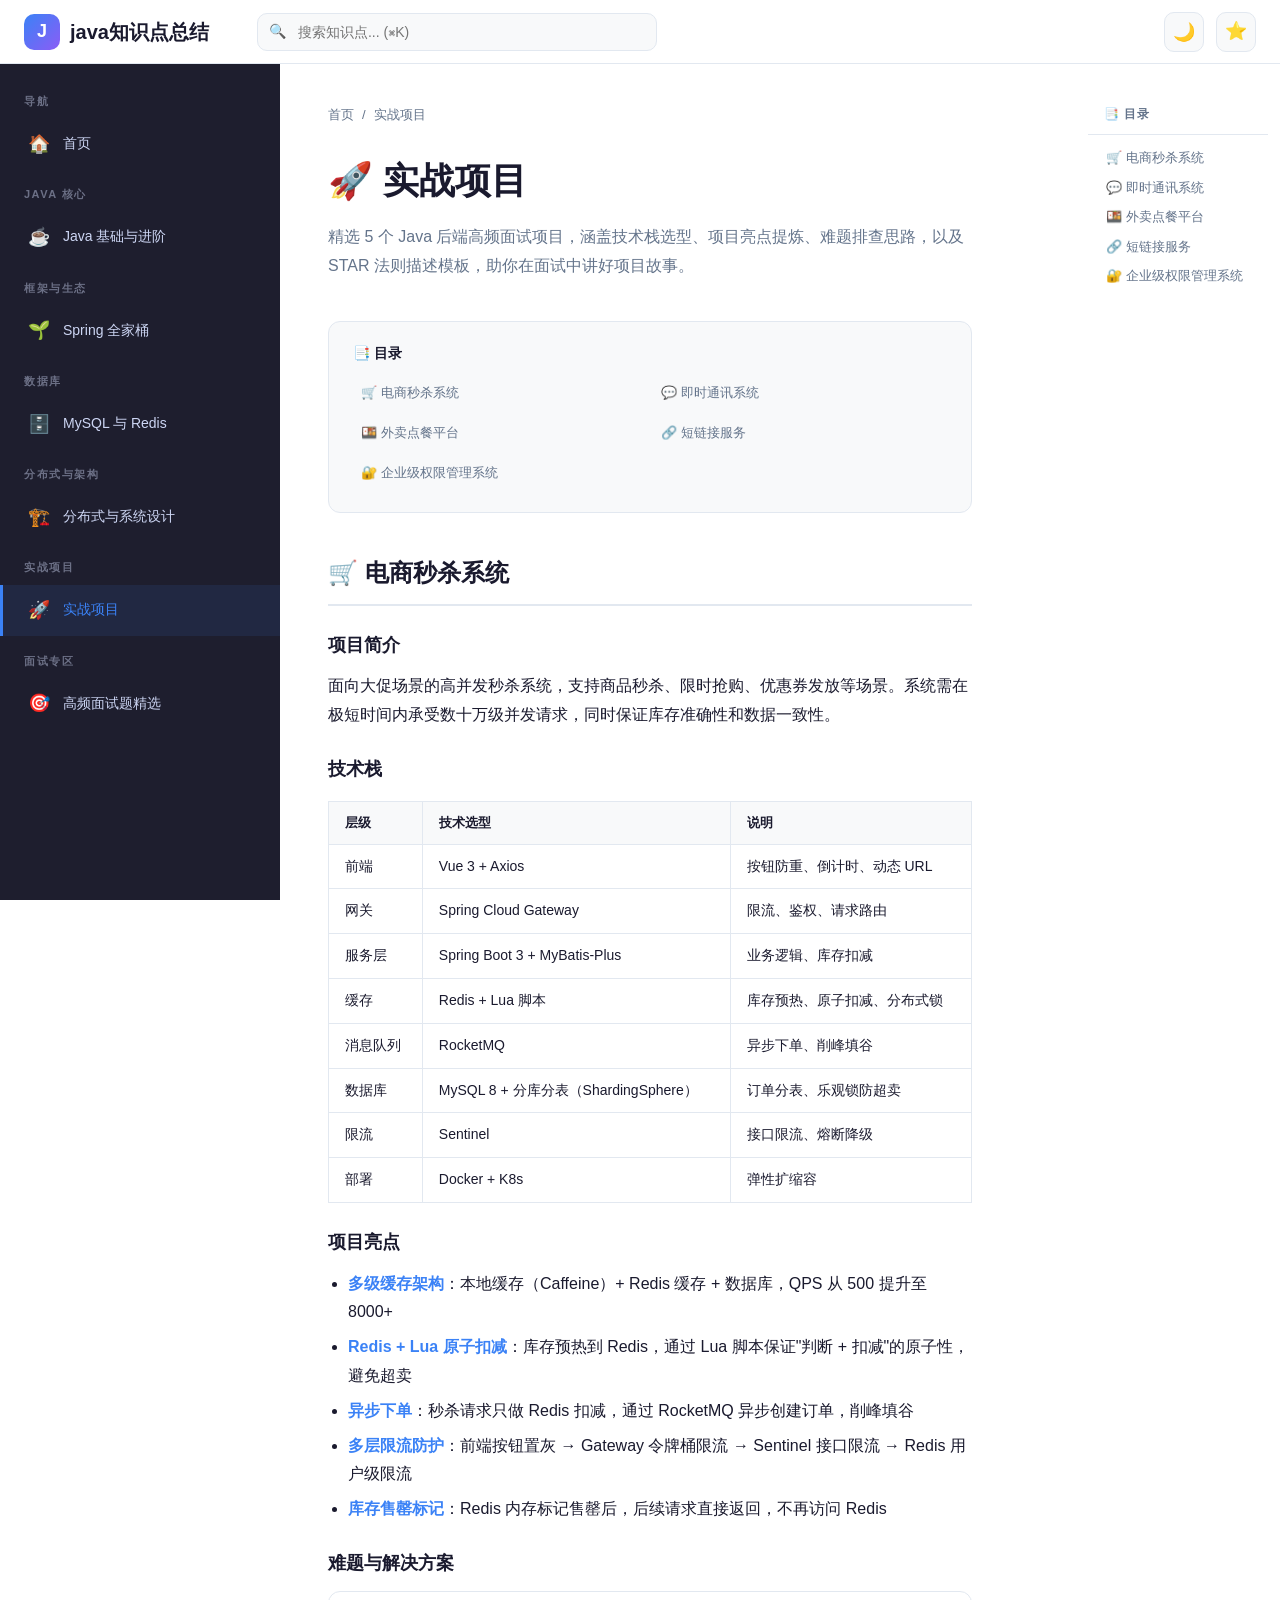
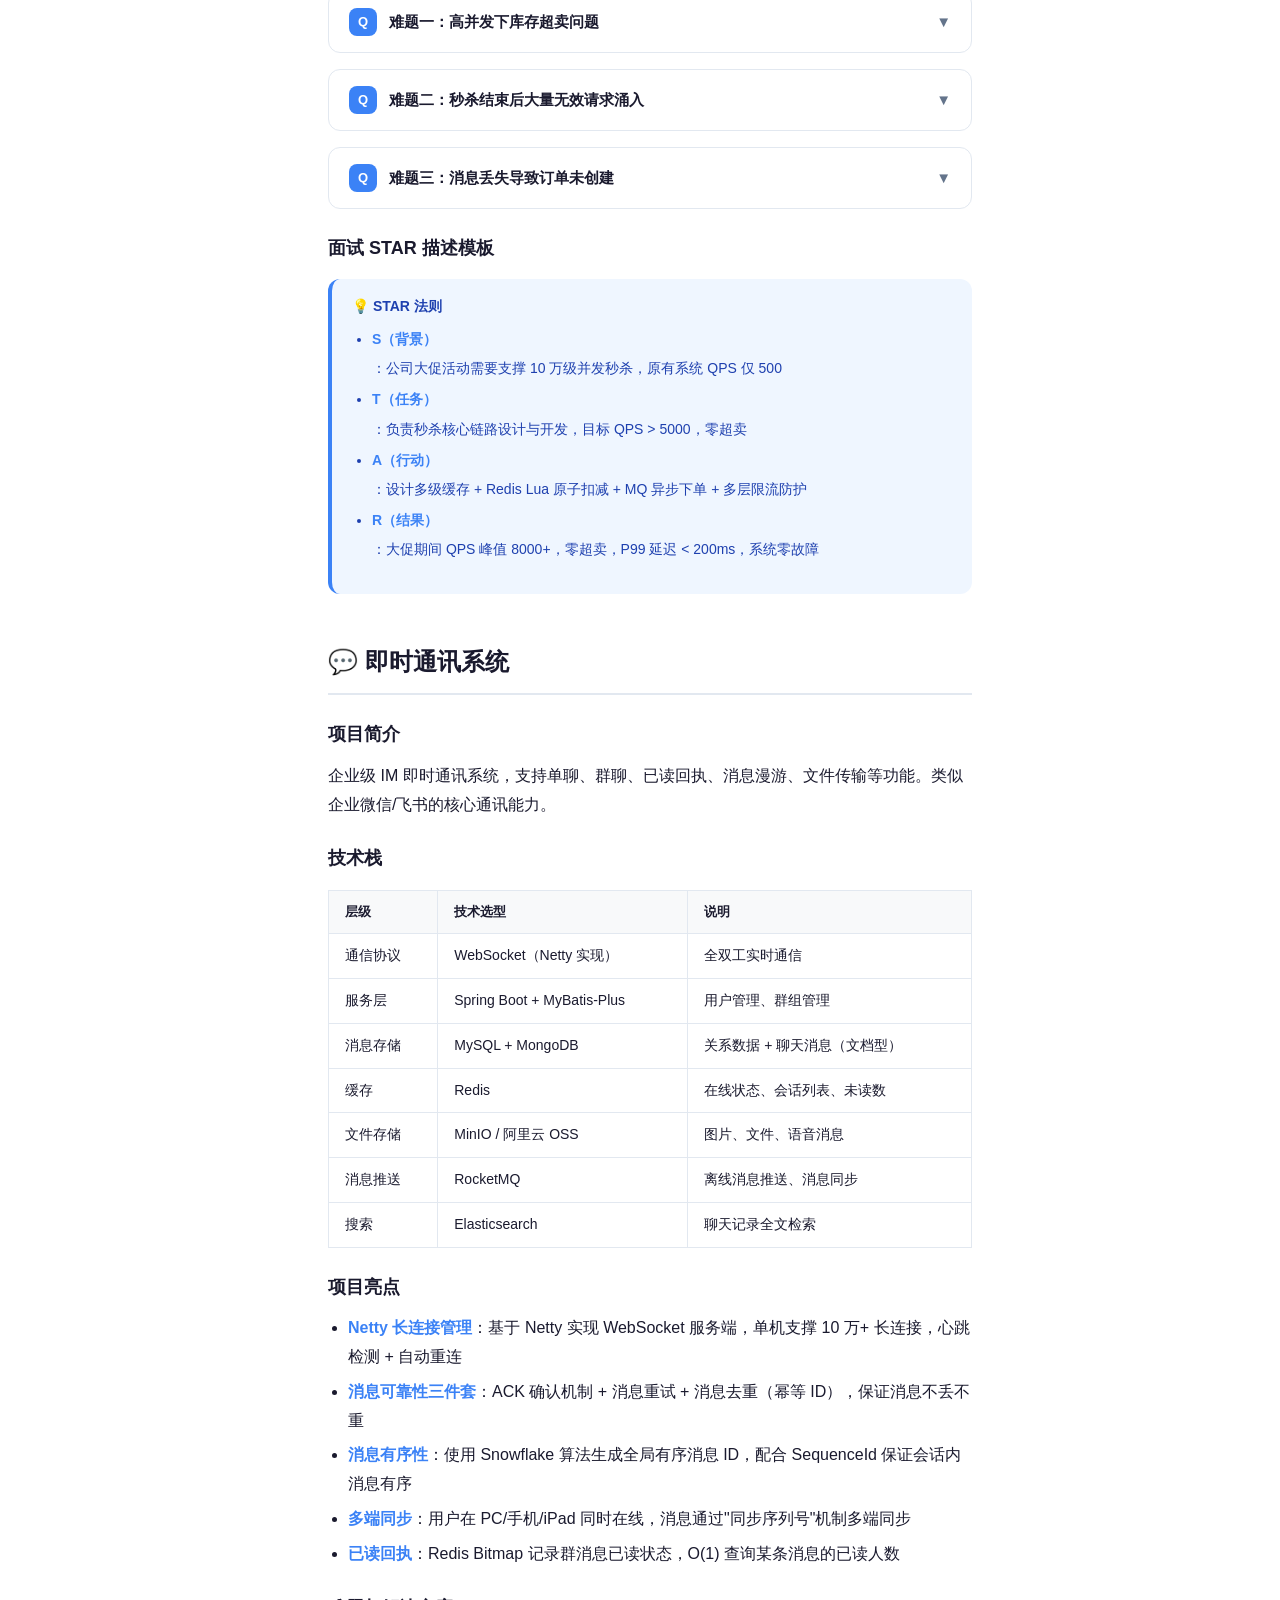
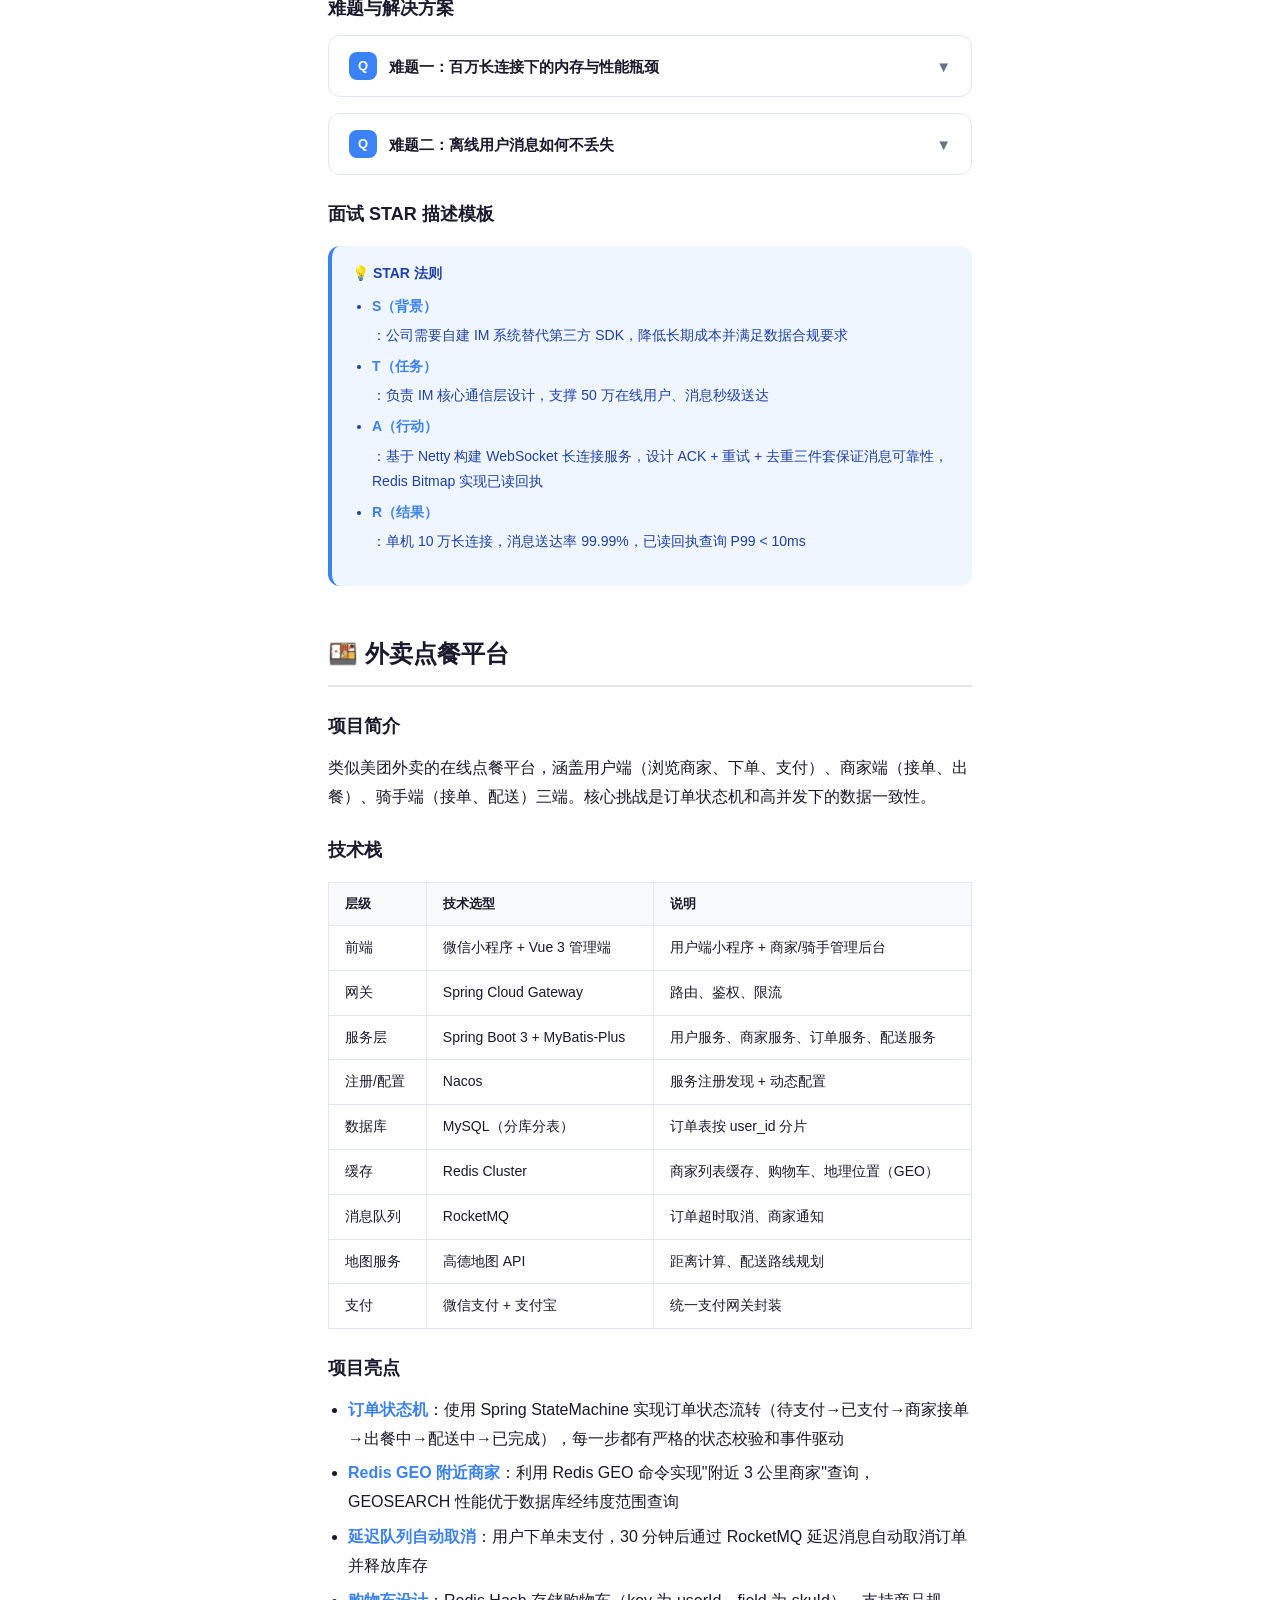
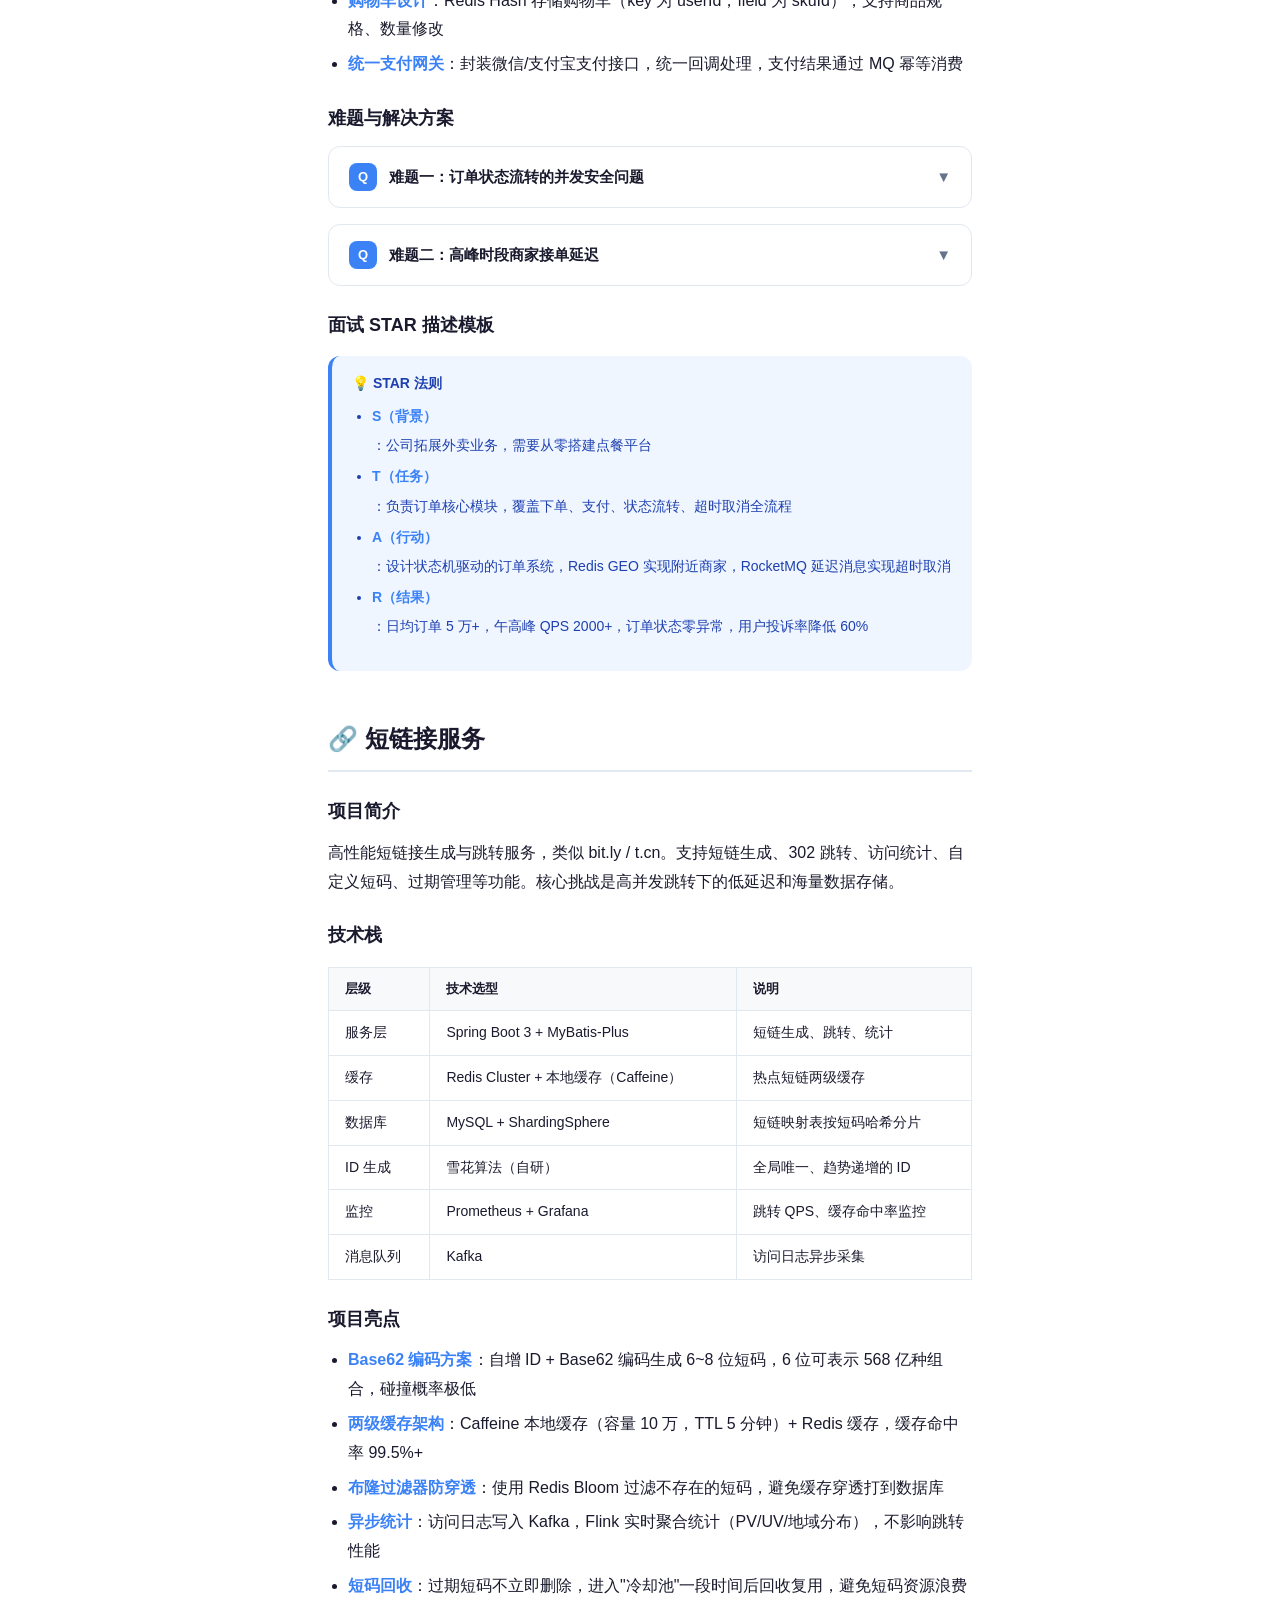
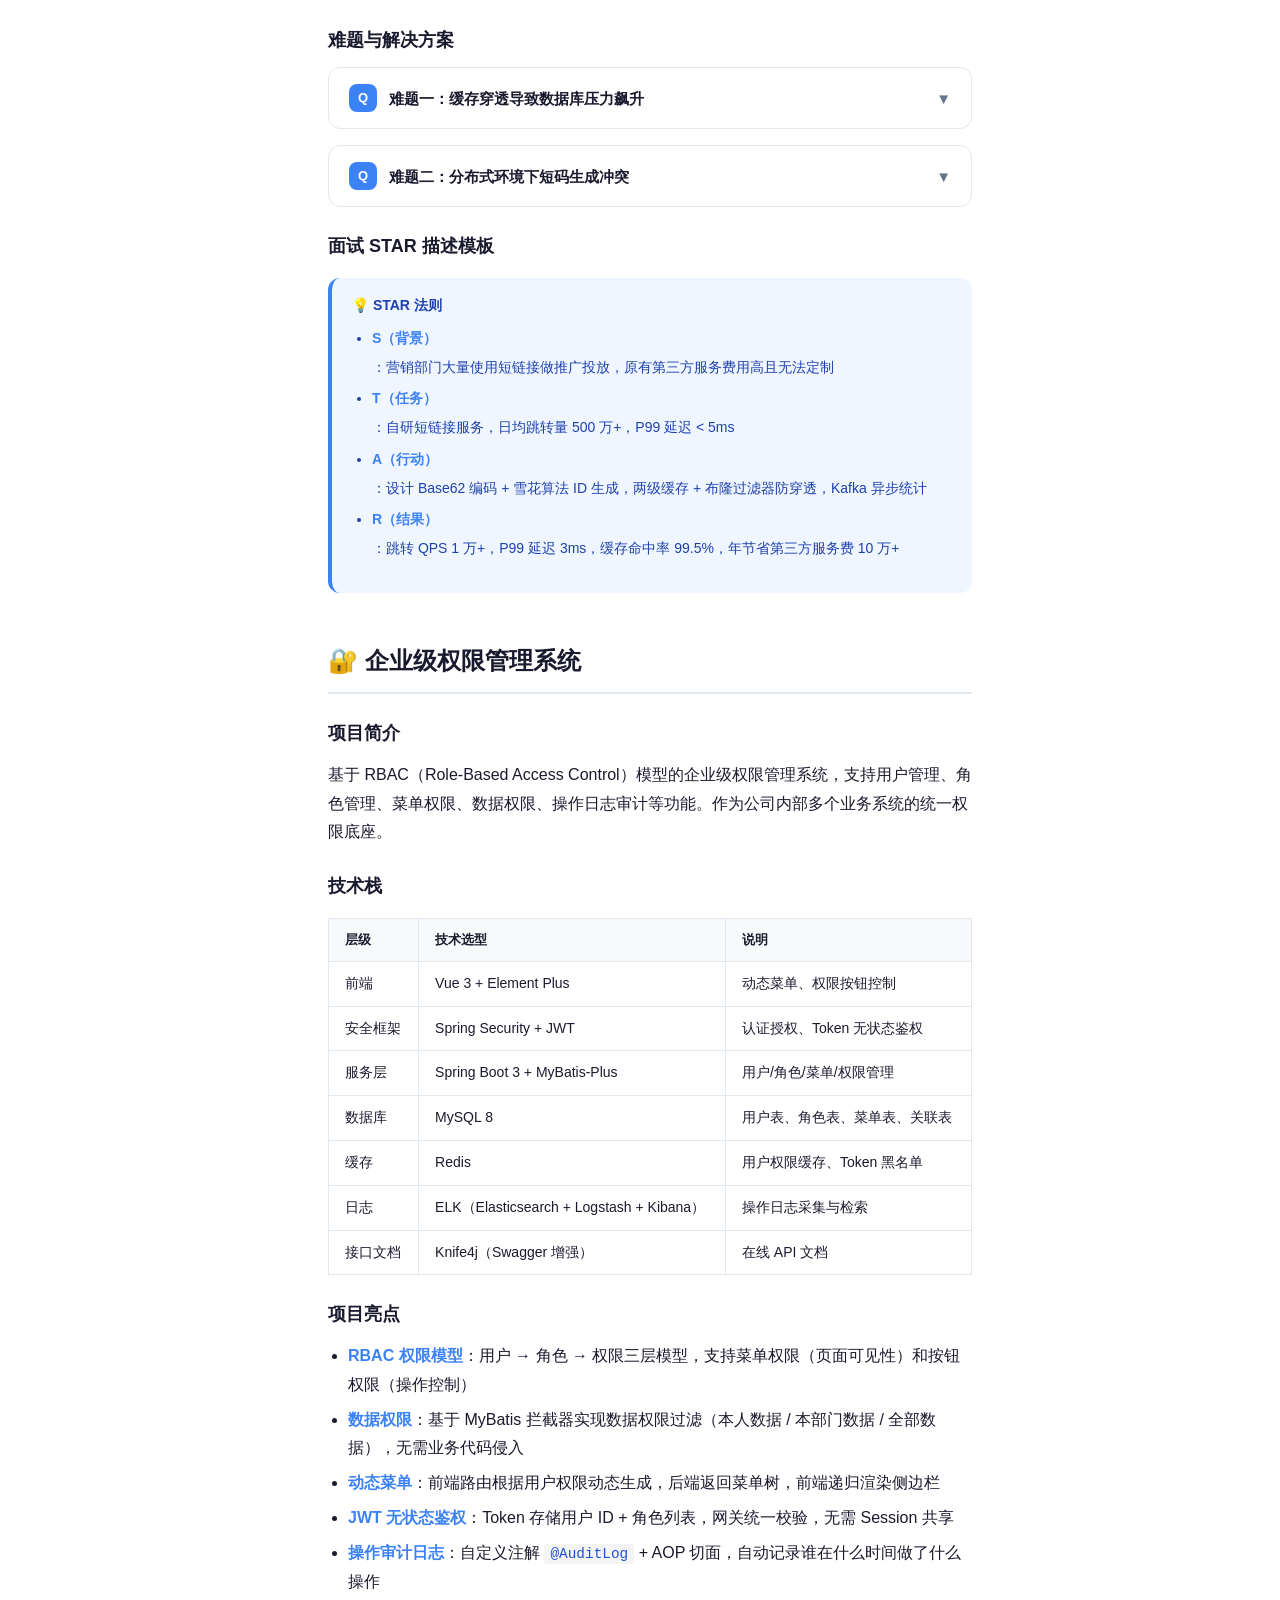
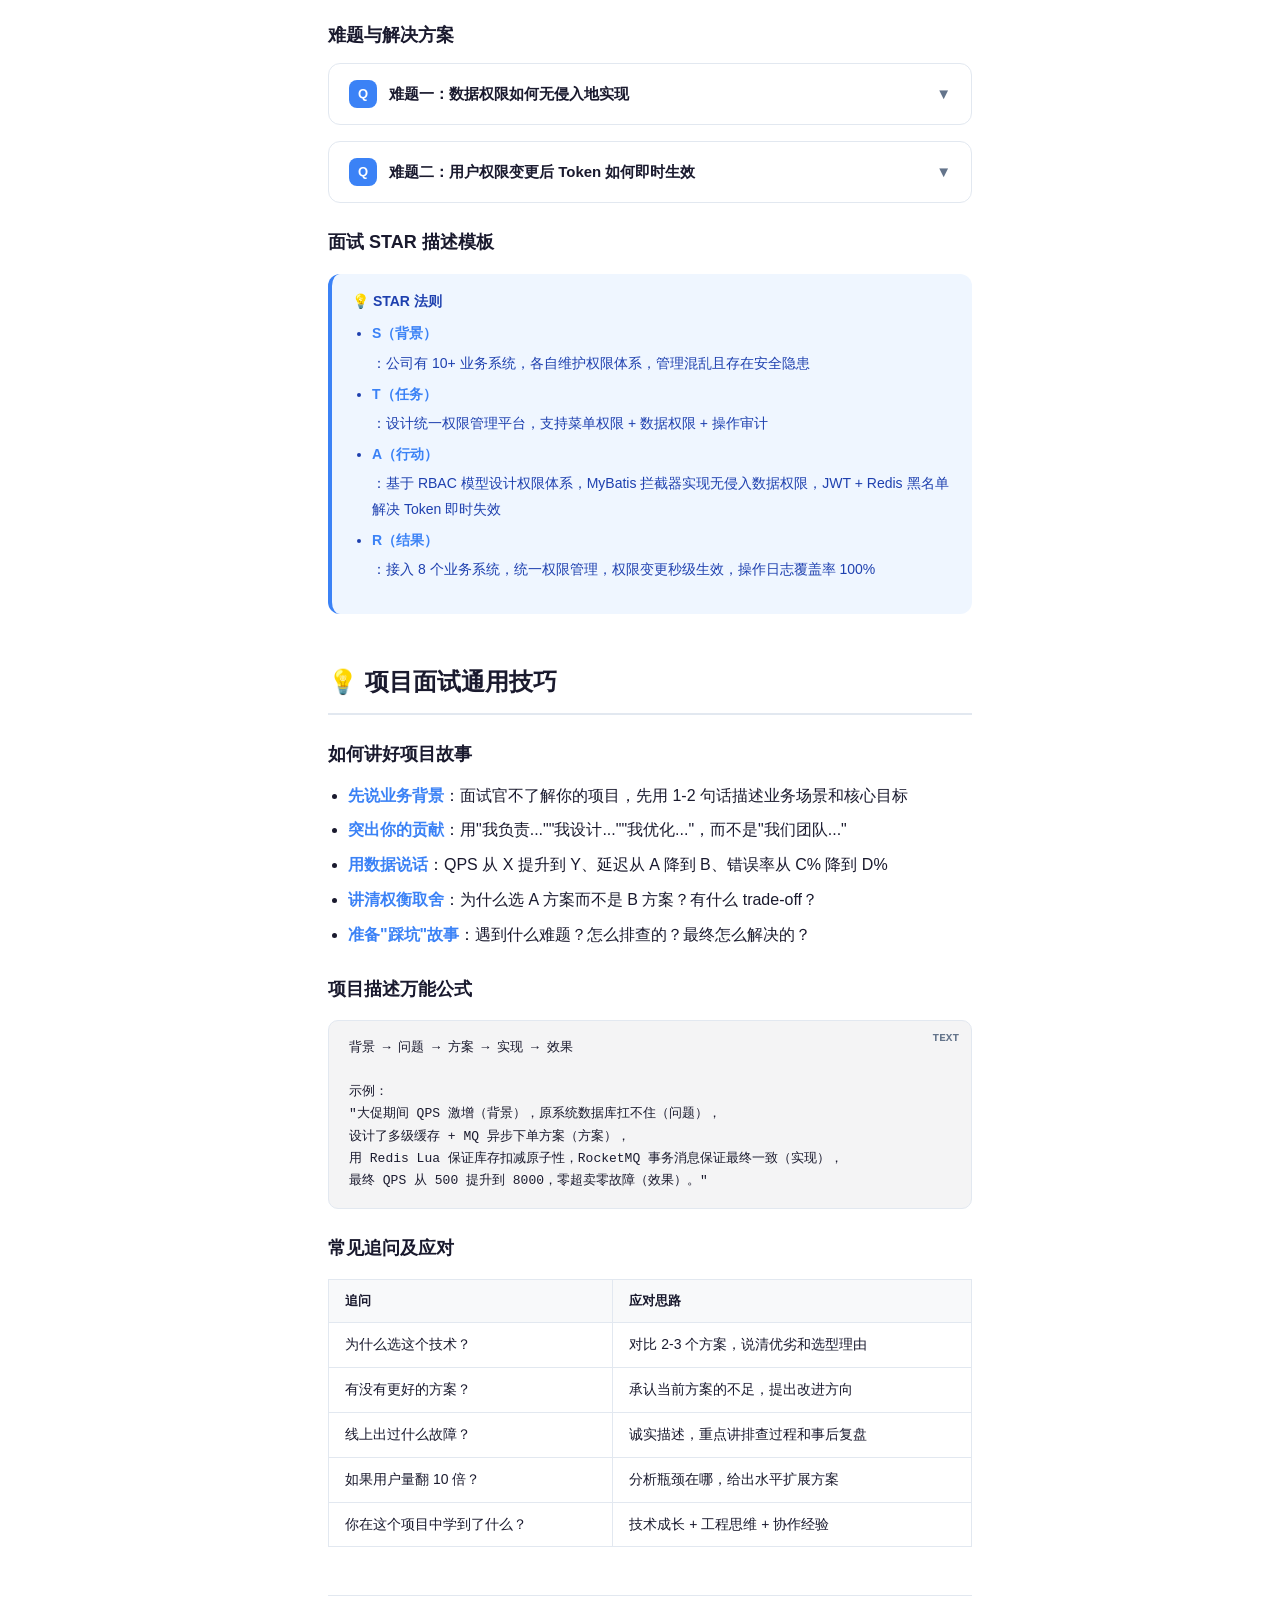
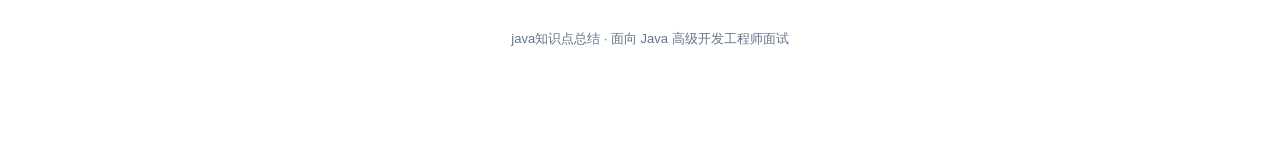
<file: pages/projects.html>
<!DOCTYPE html>
<html lang="zh-CN">
<head>
  <meta charset="UTF-8">
  <meta name="viewport" content="width=device-width, initial-scale=1.0">
  <title>实战项目 - java知识点总结</title>
  <link rel="stylesheet" href="../css/style.css">
  <link rel="icon" href="data:image/svg+xml,<svg xmlns='http://www.w3.org/2000/svg' viewBox='0 0 100 100'><text y='.9em' font-size='90'>☕</text></svg>">
</head>
<body>
  <header class="header">
    <div class="header-left">
      <button class="menu-toggle" id="menuToggle">☰</button>
      <a href="../index.html" class="logo"><span class="logo-icon">J</span><span>java知识点总结</span></a>
      <div class="search-box">
        <input type="text" id="searchInput" placeholder="搜索知识点... (⌘K)" autocomplete="off">
        <div class="search-results" id="searchResults"></div>
      </div>
    </div>
    <div class="header-right">
      <button class="theme-toggle" id="themeToggle" title="切换主题">🌙</button>
      <a href="https://github.com" class="github-link" target="_blank" title="GitHub">⭐</a>
    </div>
  </header>

  <nav class="sidebar" id="sidebar">
    <div class="sidebar-section"><div class="sidebar-title">导航</div><a href="../index.html" class="sidebar-link"><span class="icon">🏠</span>首页</a></div>
    <div class="sidebar-section"><div class="sidebar-title">Java 核心</div><a href="java-core.html" class="sidebar-link"><span class="icon">☕</span>Java 基础与进阶</a></div>
    <div class="sidebar-section"><div class="sidebar-title">框架与生态</div><a href="spring.html" class="sidebar-link"><span class="icon">🌱</span>Spring 全家桶</a></div>
    <div class="sidebar-section"><div class="sidebar-title">数据库</div><a href="database.html" class="sidebar-link"><span class="icon">🗄️</span>MySQL 与 Redis</a></div>
    <div class="sidebar-section"><div class="sidebar-title">分布式与架构</div><a href="distribution.html" class="sidebar-link"><span class="icon">🏗️</span>分布式与系统设计</a></div>
    <div class="sidebar-section"><div class="sidebar-title">实战项目</div><a href="projects.html" class="sidebar-link active"><span class="icon">🚀</span>实战项目</a></div>
    <div class="sidebar-section"><div class="sidebar-title">面试专区</div><a href="interview.html" class="sidebar-link"><span class="icon">🎯</span>高频面试题精选</a></div>
  </nav>
  <div class="sidebar-overlay" id="sidebarOverlay"></div>

  <main class="main">
    <div class="content">
      <div class="breadcrumb"><a href="../index.html">首页</a> <span>/</span> <span>实战项目</span></div>

      <div class="page-header">
        <h1>🚀 实战项目</h1>
        <p class="subtitle">精选 5 个 Java 后端高频面试项目，涵盖技术栈选型、项目亮点提炼、难题排查思路，以及 STAR 法则描述模板，助你在面试中讲好项目故事。</p>
      </div>

      <div class="toc">
        <h4>📑 目录</h4>
        <ul class="toc-list">
          <li><a href="#project-seckill">🛒 电商秒杀系统</a></li>
          <li><a href="#project-im">💬 即时通讯系统</a></li>
          <li><a href="#project-takeout">🍱 外卖点餐平台</a></li>
          <li><a href="#project-shortlink">🔗 短链接服务</a></li>
          <li><a href="#project-rbac">🔐 企业级权限管理系统</a></li>
        </ul>
      </div>

      <!-- ==================== 电商秒杀系统 ==================== -->
      <section class="knowledge-section" id="project-seckill">
        <h2>🛒 电商秒杀系统</h2>

        <h3>项目简介</h3>
        <p>面向大促场景的高并发秒杀系统，支持商品秒杀、限时抢购、优惠券发放等场景。系统需在极短时间内承受数十万级并发请求，同时保证库存准确性和数据一致性。</p>

        <h3>技术栈</h3>
        <table>
          <tr><th>层级</th><th>技术选型</th><th>说明</th></tr>
          <tr><td>前端</td><td>Vue 3 + Axios</td><td>按钮防重、倒计时、动态 URL</td></tr>
          <tr><td>网关</td><td>Spring Cloud Gateway</td><td>限流、鉴权、请求路由</td></tr>
          <tr><td>服务层</td><td>Spring Boot 3 + MyBatis-Plus</td><td>业务逻辑、库存扣减</td></tr>
          <tr><td>缓存</td><td>Redis + Lua 脚本</td><td>库存预热、原子扣减、分布式锁</td></tr>
          <tr><td>消息队列</td><td>RocketMQ</td><td>异步下单、削峰填谷</td></tr>
          <tr><td>数据库</td><td>MySQL 8 + 分库分表（ShardingSphere）</td><td>订单分表、乐观锁防超卖</td></tr>
          <tr><td>限流</td><td>Sentinel</td><td>接口限流、熔断降级</td></tr>
          <tr><td>部署</td><td>Docker + K8s</td><td>弹性扩缩容</td></tr>
        </table>

        <h3>项目亮点</h3>
        <ul>
          <li><strong>多级缓存架构</strong>：本地缓存（Caffeine）+ Redis 缓存 + 数据库，QPS 从 500 提升至 8000+</li>
          <li><strong>Redis + Lua 原子扣减</strong>：库存预热到 Redis，通过 Lua 脚本保证"判断 + 扣减"的原子性，避免超卖</li>
          <li><strong>异步下单</strong>：秒杀请求只做 Redis 扣减，通过 RocketMQ 异步创建订单，削峰填谷</li>
          <li><strong>多层限流防护</strong>：前端按钮置灰 → Gateway 令牌桶限流 → Sentinel 接口限流 → Redis 用户级限流</li>
          <li><strong>库存售罄标记</strong>：Redis 内存标记售罄后，后续请求直接返回，不再访问 Redis</li>
        </ul>

        <h3>难题与解决方案</h3>
        <div class="qa-item">
          <div class="qa-question">
            <span>难题一：高并发下库存超卖问题</span>
            <span class="arrow">▼</span>
          </div>
          <div class="qa-answer"><div class="qa-answer-inner">
            <p><strong>问题描述：</strong>使用 <code>GET + SET</code> 判断库存并扣减时，并发请求可能导致超卖。</p>
            <p><strong>解决方案：</strong></p>
            <pre data-lang="lua"><span class="cm">-- Redis Lua 脚本：原子判断 + 扣减</span>
<span class="kw">local</span> stock = redis.call(<span class="str">'get'</span>, KEYS[1])
<span class="kw">if not</span> stock <span class="kw">or</span> tonumber(stock) &lt;= 0 <span class="kw">then</span>
    <span class="kw">return</span> -1  <span class="cm">-- 库存不足</span>
<span class="kw">end</span>
redis.call(<span class="str">'decr'</span>, KEYS[1])
<span class="kw">return</span> 1  <span class="cm">-- 扣减成功</span></pre>
            <p>配合数据库乐观锁兜底：<code>UPDATE stock SET count = count - 1 WHERE id = ? AND count > 0</code></p>
          </div></div>
        </div>

        <div class="qa-item">
          <div class="qa-question">
            <span>难题二：秒杀结束后大量无效请求涌入</span>
            <span class="arrow">▼</span>
          </div>
          <div class="qa-answer"><div class="qa-answer-inner">
            <p><strong>问题描述：</strong>商品售罄后仍有大量请求到达 Redis，浪费资源。</p>
            <p><strong>解决方案：</strong>引入<strong>内存标记</strong>机制——用一个 <code>ConcurrentHashMap&lt;Long, Boolean&gt;</code> 标记售罄商品，请求先查内存标记，命中则直接返回"已售罄"，不再访问 Redis。售罄时设置标记并设置 Redis Key 过期时间。</p>
          </div></div>
        </div>

        <div class="qa-item">
          <div class="qa-question">
            <span>难题三：消息丢失导致订单未创建</span>
            <span class="arrow">▼</span>
          </div>
          <div class="qa-answer"><div class="qa-answer-inner">
            <p><strong>问题描述：</strong>Redis 扣减成功后，MQ 消息丢失导致订单未创建，但库存已扣。</p>
            <p><strong>解决方案：</strong>采用 RocketMQ <strong>事务消息</strong>机制：</p>
            <ol>
              <li>发送 Half 消息（预消息）</li>
              <li>执行本地事务（创建订单记录到"事务日志表"）</li>
              <li>本地事务成功 → Commit，MQ 投递消息给消费者</li>
              <li>本地事务失败 → Rollback，库存回补</li>
              <li>MQ 定时回查未确认的 Half 消息，检查事务日志表决定 Commit 或 Rollback</li>
            </ol>
          </div></div>
        </div>

        <h3>面试 STAR 描述模板</h3>
        <div class="info-box info">
          <strong>💡 STAR 法则</strong>
          <ul>
            <li><strong>S（背景）</strong>：公司大促活动需要支撑 10 万级并发秒杀，原有系统 QPS 仅 500</li>
            <li><strong>T（任务）</strong>：负责秒杀核心链路设计与开发，目标 QPS > 5000，零超卖</li>
            <li><strong>A（行动）</strong>：设计多级缓存 + Redis Lua 原子扣减 + MQ 异步下单 + 多层限流防护</li>
            <li><strong>R（结果）</strong>：大促期间 QPS 峰值 8000+，零超卖，P99 延迟 &lt; 200ms，系统零故障</li>
          </ul>
        </div>
      </section>

      <!-- ==================== 即时通讯系统 ==================== -->
      <section class="knowledge-section" id="project-im">
        <h2>💬 即时通讯系统</h2>

        <h3>项目简介</h3>
        <p>企业级 IM 即时通讯系统，支持单聊、群聊、已读回执、消息漫游、文件传输等功能。类似企业微信/飞书的核心通讯能力。</p>

        <h3>技术栈</h3>
        <table>
          <tr><th>层级</th><th>技术选型</th><th>说明</th></tr>
          <tr><td>通信协议</td><td>WebSocket（Netty 实现）</td><td>全双工实时通信</td></tr>
          <tr><td>服务层</td><td>Spring Boot + MyBatis-Plus</td><td>用户管理、群组管理</td></tr>
          <tr><td>消息存储</td><td>MySQL + MongoDB</td><td>关系数据 + 聊天消息（文档型）</td></tr>
          <tr><td>缓存</td><td>Redis</td><td>在线状态、会话列表、未读数</td></tr>
          <tr><td>文件存储</td><td>MinIO / 阿里云 OSS</td><td>图片、文件、语音消息</td></tr>
          <tr><td>消息推送</td><td>RocketMQ</td><td>离线消息推送、消息同步</td></tr>
          <tr><td>搜索</td><td>Elasticsearch</td><td>聊天记录全文检索</td></tr>
        </table>

        <h3>项目亮点</h3>
        <ul>
          <li><strong>Netty 长连接管理</strong>：基于 Netty 实现 WebSocket 服务端，单机支撑 10 万+ 长连接，心跳检测 + 自动重连</li>
          <li><strong>消息可靠性三件套</strong>：ACK 确认机制 + 消息重试 + 消息去重（幂等 ID），保证消息不丢不重</li>
          <li><strong>消息有序性</strong>：使用 Snowflake 算法生成全局有序消息 ID，配合 SequenceId 保证会话内消息有序</li>
          <li><strong>多端同步</strong>：用户在 PC/手机/iPad 同时在线，消息通过"同步序列号"机制多端同步</li>
          <li><strong>已读回执</strong>：Redis Bitmap 记录群消息已读状态，O(1) 查询某条消息的已读人数</li>
        </ul>

        <h3>难题与解决方案</h3>
        <div class="qa-item">
          <div class="qa-question">
            <span>难题一：百万长连接下的内存与性能瓶颈</span>
            <span class="arrow">▼</span>
          </div>
          <div class="qa-answer"><div class="qa-answer-inner">
            <p><strong>问题描述：</strong>单机 Netty 连接数增长后，内存占用飙升，GC 频繁。</p>
            <p><strong>解决方案：</strong></p>
            <ul>
              <li><strong>内存池化</strong>：使用 Netty 的 PooledByteBufAllocator，减少 GC 压力</li>
              <li><strong>零拷贝</strong>：文件传输使用 FileRegion，避免用户态拷贝</li>
              <li><strong>连接分桶</strong>：按用户 ID 哈希分配到不同的 EventLoopGroup，避免单线程过载</li>
              <li><strong>心跳优化</strong>：空闲连接检测（IdleStateHandler），超时自动断开，释放资源</li>
            </ul>
          </div></div>
        </div>

        <div class="qa-item">
          <div class="qa-question">
            <span>难题二：离线用户消息如何不丢失</span>
            <span class="arrow">▼</span>
          </div>
          <div class="qa-answer"><div class="qa-answer-inner">
            <p><strong>问题描述：</strong>用户离线期间收到的消息，上线后需要完整获取。</p>
            <p><strong>解决方案：</strong></p>
            <ol>
              <li>为每个用户维护一个 <strong>收件箱（Inbox）</strong>，记录最新已同步的消息序列号 <code>syncSeq</code></li>
              <li>消息发送时同时写入"消息表"和"收件箱表"</li>
              <li>用户上线时，用本地最大 <code>syncSeq</code> 向服务端拉取增量消息</li>
              <li>离线消息暂存 MongoDB，按会话分片，支持海量存储</li>
            </ol>
          </div></div>
        </div>

        <h3>面试 STAR 描述模板</h3>
        <div class="info-box info">
          <strong>💡 STAR 法则</strong>
          <ul>
            <li><strong>S（背景）</strong>：公司需要自建 IM 系统替代第三方 SDK，降低长期成本并满足数据合规要求</li>
            <li><strong>T（任务）</strong>：负责 IM 核心通信层设计，支撑 50 万在线用户、消息秒级送达</li>
            <li><strong>A（行动）</strong>：基于 Netty 构建 WebSocket 长连接服务，设计 ACK + 重试 + 去重三件套保证消息可靠性，Redis Bitmap 实现已读回执</li>
            <li><strong>R（结果）</strong>：单机 10 万长连接，消息送达率 99.99%，已读回执查询 P99 &lt; 10ms</li>
          </ul>
        </div>
      </section>

      <!-- ==================== 外卖点餐平台 ==================== -->
      <section class="knowledge-section" id="project-takeout">
        <h2>🍱 外卖点餐平台</h2>

        <h3>项目简介</h3>
        <p>类似美团外卖的在线点餐平台，涵盖用户端（浏览商家、下单、支付）、商家端（接单、出餐）、骑手端（接单、配送）三端。核心挑战是订单状态机和高并发下的数据一致性。</p>

        <h3>技术栈</h3>
        <table>
          <tr><th>层级</th><th>技术选型</th><th>说明</th></tr>
          <tr><td>前端</td><td>微信小程序 + Vue 3 管理端</td><td>用户端小程序 + 商家/骑手管理后台</td></tr>
          <tr><td>网关</td><td>Spring Cloud Gateway</td><td>路由、鉴权、限流</td></tr>
          <tr><td>服务层</td><td>Spring Boot 3 + MyBatis-Plus</td><td>用户服务、商家服务、订单服务、配送服务</td></tr>
          <tr><td>注册/配置</td><td>Nacos</td><td>服务注册发现 + 动态配置</td></tr>
          <tr><td>数据库</td><td>MySQL（分库分表）</td><td>订单表按 user_id 分片</td></tr>
          <tr><td>缓存</td><td>Redis Cluster</td><td>商家列表缓存、购物车、地理位置（GEO）</td></tr>
          <tr><td>消息队列</td><td>RocketMQ</td><td>订单超时取消、商家通知</td></tr>
          <tr><td>地图服务</td><td>高德地图 API</td><td>距离计算、配送路线规划</td></tr>
          <tr><td>支付</td><td>微信支付 + 支付宝</td><td>统一支付网关封装</td></tr>
        </table>

        <h3>项目亮点</h3>
        <ul>
          <li><strong>订单状态机</strong>：使用 Spring StateMachine 实现订单状态流转（待支付→已支付→商家接单→出餐中→配送中→已完成），每一步都有严格的状态校验和事件驱动</li>
          <li><strong>Redis GEO 附近商家</strong>：利用 Redis GEO 命令实现"附近 3 公里商家"查询，GEOSEARCH 性能优于数据库经纬度范围查询</li>
          <li><strong>延迟队列自动取消</strong>：用户下单未支付，30 分钟后通过 RocketMQ 延迟消息自动取消订单并释放库存</li>
          <li><strong>购物车设计</strong>：Redis Hash 存储购物车（key 为 userId，field 为 skuId），支持商品规格、数量修改</li>
          <li><strong>统一支付网关</strong>：封装微信/支付宝支付接口，统一回调处理，支付结果通过 MQ 幂等消费</li>
        </ul>

        <h3>难题与解决方案</h3>
        <div class="qa-item">
          <div class="qa-question">
            <span>难题一：订单状态流转的并发安全问题</span>
            <span class="arrow">▼</span>
          </div>
          <div class="qa-answer"><div class="qa-answer-inner">
            <p><strong>问题描述：</strong>用户取消和商家接单可能同时发生，导致状态混乱。</p>
            <p><strong>解决方案：</strong></p>
            <ul>
              <li><strong>乐观锁</strong>：更新订单时带状态条件 <code>UPDATE orders SET status = ? WHERE id = ? AND status = ?</code>，影响行数为 0 则说明状态已变更</li>
              <li><strong>状态机校验</strong>：每次状态变更前校验"当前状态 → 目标状态"是否合法，非法转换直接拒绝</li>
              <li><strong>分布式锁兜底</strong>：关键操作（如支付回调）加 Redis 分布式锁，防止重复处理</li>
            </ul>
          </div></div>
        </div>

        <div class="qa-item">
          <div class="qa-question">
            <span>难题二：高峰时段商家接单延迟</span>
            <span class="arrow">▼</span>
          </div>
          <div class="qa-answer"><div class="qa-answer-inner">
            <p><strong>问题描述：</strong>午高峰大量订单涌入，商家端 WebSocket 推送延迟严重。</p>
            <p><strong>解决方案：</strong></p>
            <ul>
              <li><strong>消息分级</strong>：新订单用"高优先级队列"单独处理，与普通消息隔离</li>
              <li><strong>本地缓存 + 增量推送</strong>：商家端维护本地订单列表，WebSocket 只推送增量变更（订单 ID + 状态）</li>
              <li><strong>降级方案</strong>：WebSocket 不可用时自动降级为轮询（每 5 秒 HTTP 拉取）</li>
            </ul>
          </div></div>
        </div>

        <h3>面试 STAR 描述模板</h3>
        <div class="info-box info">
          <strong>💡 STAR 法则</strong>
          <ul>
            <li><strong>S（背景）</strong>：公司拓展外卖业务，需要从零搭建点餐平台</li>
            <li><strong>T（任务）</strong>：负责订单核心模块，覆盖下单、支付、状态流转、超时取消全流程</li>
            <li><strong>A（行动）</strong>：设计状态机驱动的订单系统，Redis GEO 实现附近商家，RocketMQ 延迟消息实现超时取消</li>
            <li><strong>R（结果）</strong>：日均订单 5 万+，午高峰 QPS 2000+，订单状态零异常，用户投诉率降低 60%</li>
          </ul>
        </div>
      </section>

      <!-- ==================== 短链接服务 ==================== -->
      <section class="knowledge-section" id="project-shortlink">
        <h2>🔗 短链接服务</h2>

        <h3>项目简介</h3>
        <p>高性能短链接生成与跳转服务，类似 bit.ly / t.cn。支持短链生成、302 跳转、访问统计、自定义短码、过期管理等功能。核心挑战是高并发跳转下的低延迟和海量数据存储。</p>

        <h3>技术栈</h3>
        <table>
          <tr><th>层级</th><th>技术选型</th><th>说明</th></tr>
          <tr><td>服务层</td><td>Spring Boot 3 + MyBatis-Plus</td><td>短链生成、跳转、统计</td></tr>
          <tr><td>缓存</td><td>Redis Cluster + 本地缓存（Caffeine）</td><td>热点短链两级缓存</td></tr>
          <tr><td>数据库</td><td>MySQL + ShardingSphere</td><td>短链映射表按短码哈希分片</td></tr>
          <tr><td>ID 生成</td><td>雪花算法（自研）</td><td>全局唯一、趋势递增的 ID</td></tr>
          <tr><td>监控</td><td>Prometheus + Grafana</td><td>跳转 QPS、缓存命中率监控</td></tr>
          <tr><td>消息队列</td><td>Kafka</td><td>访问日志异步采集</td></tr>
        </table>

        <h3>项目亮点</h3>
        <ul>
          <li><strong>Base62 编码方案</strong>：自增 ID + Base62 编码生成 6~8 位短码，6 位可表示 568 亿种组合，碰撞概率极低</li>
          <li><strong>两级缓存架构</strong>：Caffeine 本地缓存（容量 10 万，TTL 5 分钟）+ Redis 缓存，缓存命中率 99.5%+</li>
          <li><strong>布隆过滤器防穿透</strong>：使用 Redis Bloom 过滤不存在的短码，避免缓存穿透打到数据库</li>
          <li><strong>异步统计</strong>：访问日志写入 Kafka，Flink 实时聚合统计（PV/UV/地域分布），不影响跳转性能</li>
          <li><strong>短码回收</strong>：过期短码不立即删除，进入"冷却池"一段时间后回收复用，避免短码资源浪费</li>
        </ul>

        <h3>难题与解决方案</h3>
        <div class="qa-item">
          <div class="qa-question">
            <span>难题一：缓存穿透导致数据库压力飙升</span>
            <span class="arrow">▼</span>
          </div>
          <div class="qa-answer"><div class="qa-answer-inner">
            <p><strong>问题描述：</strong>恶意用户大量请求不存在的短码，请求穿透到数据库。</p>
            <p><strong>解决方案：</strong></p>
            <ul>
              <li><strong>布隆过滤器</strong>：启动时加载所有有效短码到 Redis Bloom，请求先过布隆过滤器，不存在直接返回 404</li>
              <li><strong>空值缓存</strong>：查询不存在的短码也缓存空值（TTL 60 秒），防止短时间内重复穿透</li>
              <li><strong>限流</strong>：同一 IP 每秒最多 100 次请求，超限返回 429</li>
            </ul>
          </div></div>
        </div>

        <div class="qa-item">
          <div class="qa-question">
            <span>难题二：分布式环境下短码生成冲突</span>
            <span class="arrow">▼</span>
          </div>
          <div class="qa-answer"><div class="qa-answer-inner">
            <p><strong>问题描述：</strong>多实例同时生成短码，ID 冲突导致短码重复。</p>
            <p><strong>解决方案：</strong></p>
            <ul>
              <li><strong>雪花算法</strong>：每个实例分配唯一 WorkerId，生成的 ID 全局唯一且趋势递增</li>
              <li><strong>号段模式兜底</strong>：引入 Leaf 号段模式，从数据库预取号段到本地，减少 DB 依赖</li>
              <li><strong>冲突检测</strong>：生成短码后插入数据库（唯一索引），冲突则重新生成（概率极低）</li>
            </ul>
          </div></div>
        </div>

        <h3>面试 STAR 描述模板</h3>
        <div class="info-box info">
          <strong>💡 STAR 法则</strong>
          <ul>
            <li><strong>S（背景）</strong>：营销部门大量使用短链接做推广投放，原有第三方服务费用高且无法定制</li>
            <li><strong>T（任务）</strong>：自研短链接服务，日均跳转量 500 万+，P99 延迟 &lt; 5ms</li>
            <li><strong>A（行动）</strong>：设计 Base62 编码 + 雪花算法 ID 生成，两级缓存 + 布隆过滤器防穿透，Kafka 异步统计</li>
            <li><strong>R（结果）</strong>：跳转 QPS 1 万+，P99 延迟 3ms，缓存命中率 99.5%，年节省第三方服务费 10 万+</li>
          </ul>
        </div>
      </section>

      <!-- ==================== 企业级权限管理系统 ==================== -->
      <section class="knowledge-section" id="project-rbac">
        <h2>🔐 企业级权限管理系统</h2>

        <h3>项目简介</h3>
        <p>基于 RBAC（Role-Based Access Control）模型的企业级权限管理系统，支持用户管理、角色管理、菜单权限、数据权限、操作日志审计等功能。作为公司内部多个业务系统的统一权限底座。</p>

        <h3>技术栈</h3>
        <table>
          <tr><th>层级</th><th>技术选型</th><th>说明</th></tr>
          <tr><td>前端</td><td>Vue 3 + Element Plus</td><td>动态菜单、权限按钮控制</td></tr>
          <tr><td>安全框架</td><td>Spring Security + JWT</td><td>认证授权、Token 无状态鉴权</td></tr>
          <tr><td>服务层</td><td>Spring Boot 3 + MyBatis-Plus</td><td>用户/角色/菜单/权限管理</td></tr>
          <tr><td>数据库</td><td>MySQL 8</td><td>用户表、角色表、菜单表、关联表</td></tr>
          <tr><td>缓存</td><td>Redis</td><td>用户权限缓存、Token 黑名单</td></tr>
          <tr><td>日志</td><td>ELK（Elasticsearch + Logstash + Kibana）</td><td>操作日志采集与检索</td></tr>
          <tr><td>接口文档</td><td>Knife4j（Swagger 增强）</td><td>在线 API 文档</td></tr>
        </table>

        <h3>项目亮点</h3>
        <ul>
          <li><strong>RBAC 权限模型</strong>：用户 → 角色 → 权限三层模型，支持菜单权限（页面可见性）和按钮权限（操作控制）</li>
          <li><strong>数据权限</strong>：基于 MyBatis 拦截器实现数据权限过滤（本人数据 / 本部门数据 / 全部数据），无需业务代码侵入</li>
          <li><strong>动态菜单</strong>：前端路由根据用户权限动态生成，后端返回菜单树，前端递归渲染侧边栏</li>
          <li><strong>JWT 无状态鉴权</strong>：Token 存储用户 ID + 角色列表，网关统一校验，无需 Session 共享</li>
          <li><strong>操作审计日志</strong>：自定义注解 <code>@AuditLog</code> + AOP 切面，自动记录谁在什么时间做了什么操作</li>
        </ul>

        <h3>难题与解决方案</h3>
        <div class="qa-item">
          <div class="qa-question">
            <span>难题一：数据权限如何无侵入地实现</span>
            <span class="arrow">▼</span>
          </div>
          <div class="qa-answer"><div class="qa-answer-inner">
            <p><strong>问题描述：</strong>不同角色看到的数据范围不同（如销售只能看自己的客户，主管看部门全部），但不想在每个 SQL 里硬编码权限条件。</p>
            <p><strong>解决方案：</strong></p>
            <ol>
              <li>自定义 <code>@DataScope</code> 注解，标注在 Mapper 方法上</li>
              <li>MyBatis 拦截器（Interceptor）拦截查询 SQL</li>
              <li>根据当前用户的角色和数据权限级别，自动拼接 <code>WHERE dept_id = ?</code> 或 <code>WHERE create_by = ?</code></li>
              <li>业务代码完全无感知，只需加一个注解即可</li>
            </ol>
          </div></div>
        </div>

        <div class="qa-item">
          <div class="qa-question">
            <span>难题二：用户权限变更后 Token 如何即时生效</span>
            <span class="arrow">▼</span>
          </div>
          <div class="qa-answer"><div class="qa-answer-inner">
            <p><strong>问题描述：</strong>JWT 是无状态的，用户角色被修改后，已签发的 Token 仍然有效，权限不会即时更新。</p>
            <p><strong>解决方案：</strong></p>
            <ul>
              <li><strong>Token 版本号</strong>：用户表维护一个 <code>token_version</code> 字段，JWT 中携带版本号，校验时比对版本号，不匹配则拒绝</li>
              <li><strong>Redis 黑名单</strong>：权限变更时将旧 Token 加入 Redis 黑名单（TTL 等于 Token 有效期），网关校验时先查黑名单</li>
              <li><strong>权限缓存刷新</strong>：权限变更后主动清除该用户的 Redis 权限缓存，下次请求重新加载</li>
            </ul>
          </div></div>
        </div>

        <h3>面试 STAR 描述模板</h3>
        <div class="info-box info">
          <strong>💡 STAR 法则</strong>
          <ul>
            <li><strong>S（背景）</strong>：公司有 10+ 业务系统，各自维护权限体系，管理混乱且存在安全隐患</li>
            <li><strong>T（任务）</strong>：设计统一权限管理平台，支持菜单权限 + 数据权限 + 操作审计</li>
            <li><strong>A（行动）</strong>：基于 RBAC 模型设计权限体系，MyBatis 拦截器实现无侵入数据权限，JWT + Redis 黑名单解决 Token 即时失效</li>
            <li><strong>R（结果）</strong>：接入 8 个业务系统，统一权限管理，权限变更秒级生效，操作日志覆盖率 100%</li>
          </ul>
        </div>
      </section>

      <!-- 项目面试通用技巧 -->
      <section class="knowledge-section" id="project-tips">
        <h2>💡 项目面试通用技巧</h2>

        <h3>如何讲好项目故事</h3>
        <ul>
          <li><strong>先说业务背景</strong>：面试官不了解你的项目，先用 1-2 句话描述业务场景和核心目标</li>
          <li><strong>突出你的贡献</strong>：用"我负责...""我设计...""我优化..."，而不是"我们团队..."</li>
          <li><strong>用数据说话</strong>：QPS 从 X 提升到 Y、延迟从 A 降到 B、错误率从 C% 降到 D%</li>
          <li><strong>讲清权衡取舍</strong>：为什么选 A 方案而不是 B 方案？有什么 trade-off？</li>
          <li><strong>准备"踩坑"故事</strong>：遇到什么难题？怎么排查的？最终怎么解决的？</li>
        </ul>

        <h3>项目描述万能公式</h3>
        <pre data-lang="text">背景 → 问题 → 方案 → 实现 → 效果

示例：
"大促期间 QPS 激增（背景），原系统数据库扛不住（问题），
设计了多级缓存 + MQ 异步下单方案（方案），
用 Redis Lua 保证库存扣减原子性，RocketMQ 事务消息保证最终一致（实现），
最终 QPS 从 500 提升到 8000，零超卖零故障（效果）。"</pre>

        <h3>常见追问及应对</h3>
        <table>
          <tr><th>追问</th><th>应对思路</th></tr>
          <tr><td>为什么选这个技术？</td><td>对比 2-3 个方案，说清优劣和选型理由</td></tr>
          <tr><td>有没有更好的方案？</td><td>承认当前方案的不足，提出改进方向</td></tr>
          <tr><td>线上出过什么故障？</td><td>诚实描述，重点讲排查过程和事后复盘</td></tr>
          <tr><td>如果用户量翻 10 倍？</td><td>分析瓶颈在哪，给出水平扩展方案</td></tr>
          <tr><td>你在这个项目中学到了什么？</td><td>技术成长 + 工程思维 + 协作经验</td></tr>
        </table>
      </section>

      <footer class="footer">
        <p>java知识点总结 · 面向 Java 高级开发工程师面试</p>
      </footer>
    </div>
  </main>
  <script src="../js/main.js"></script>
</body>
</html>
</file>
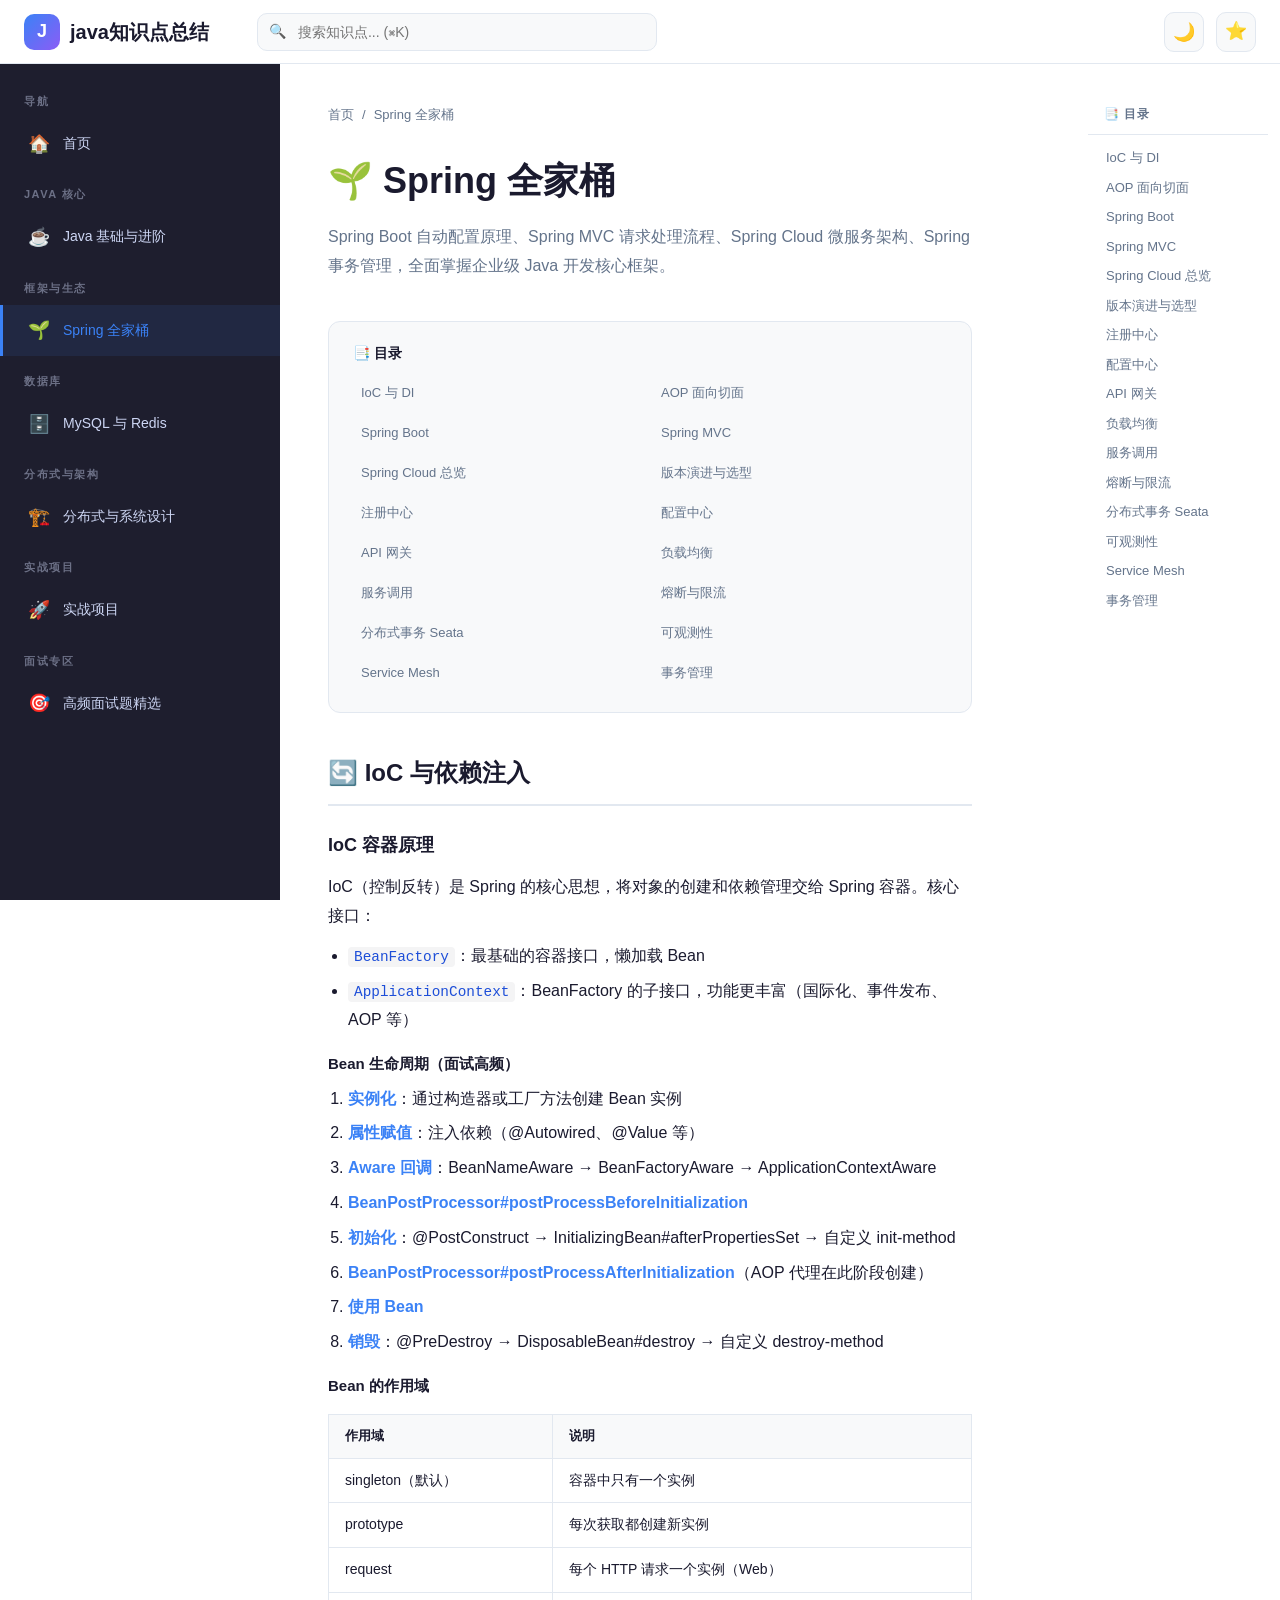
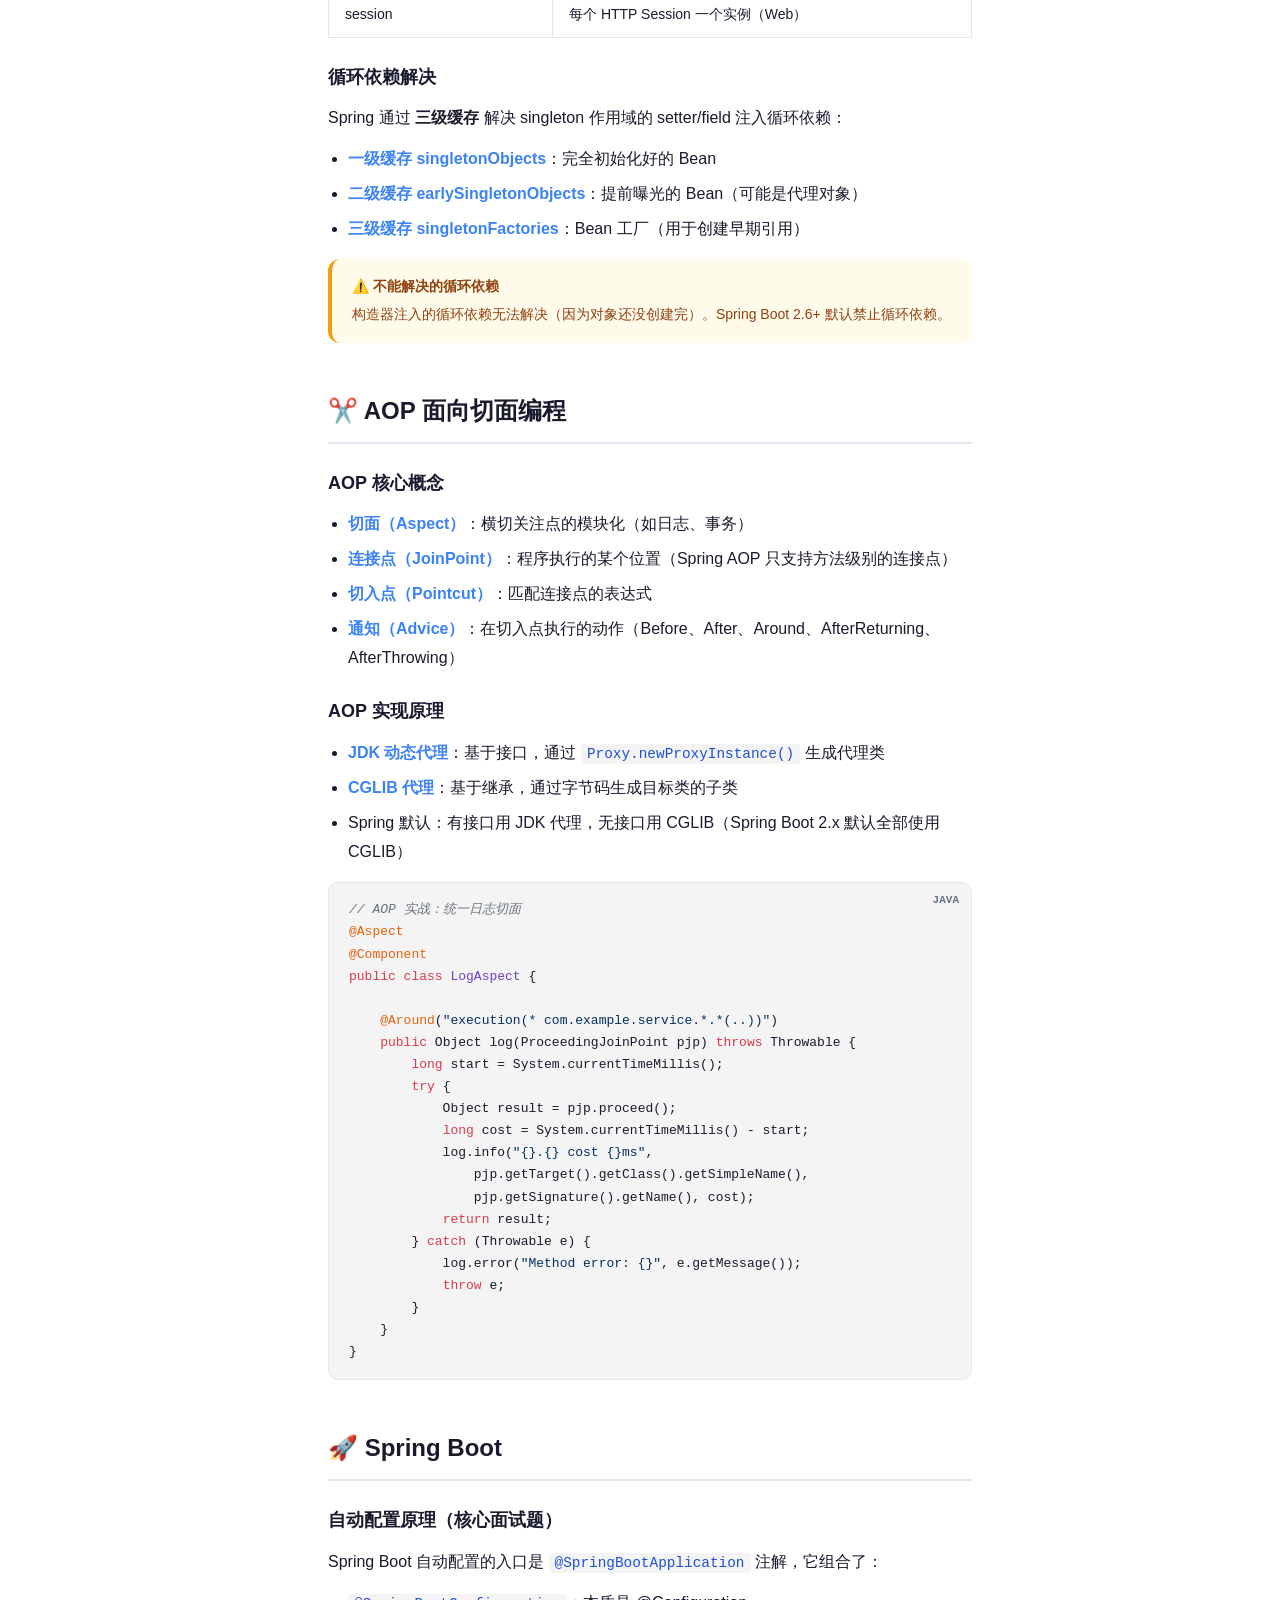
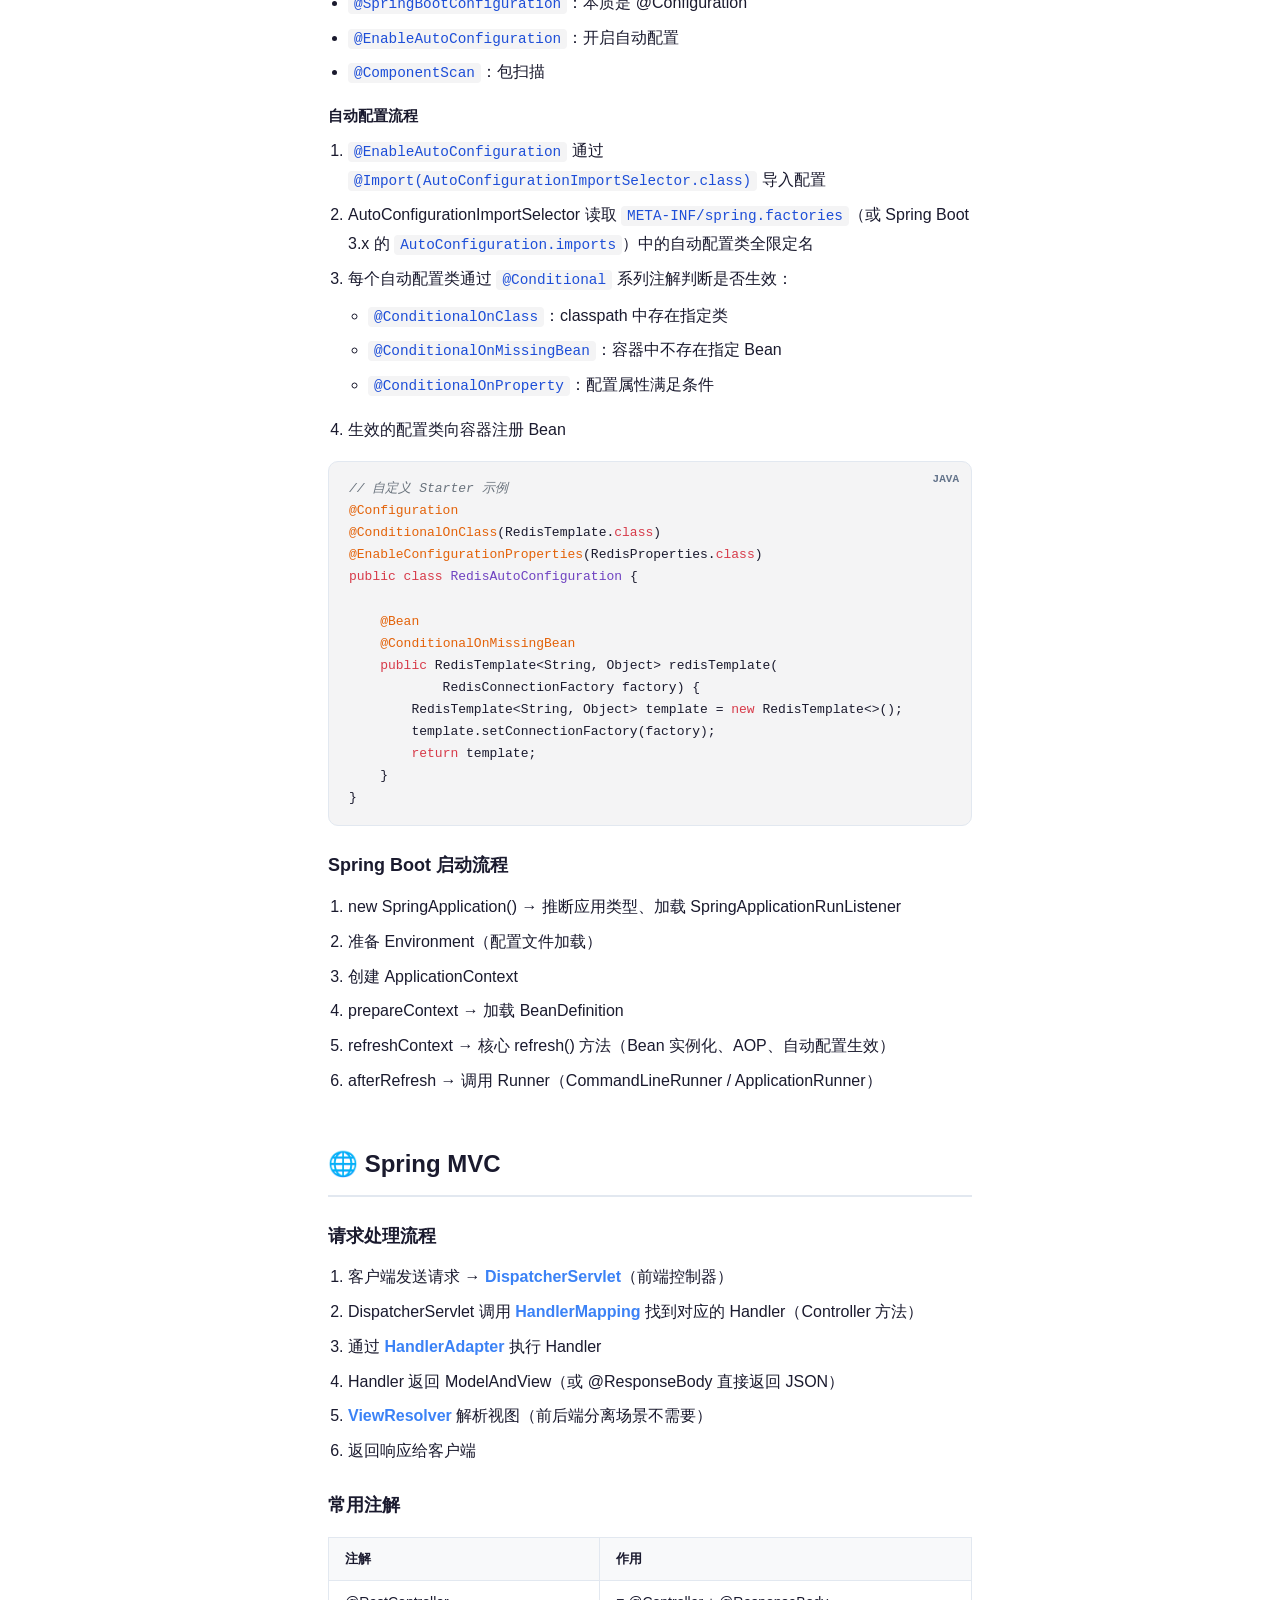
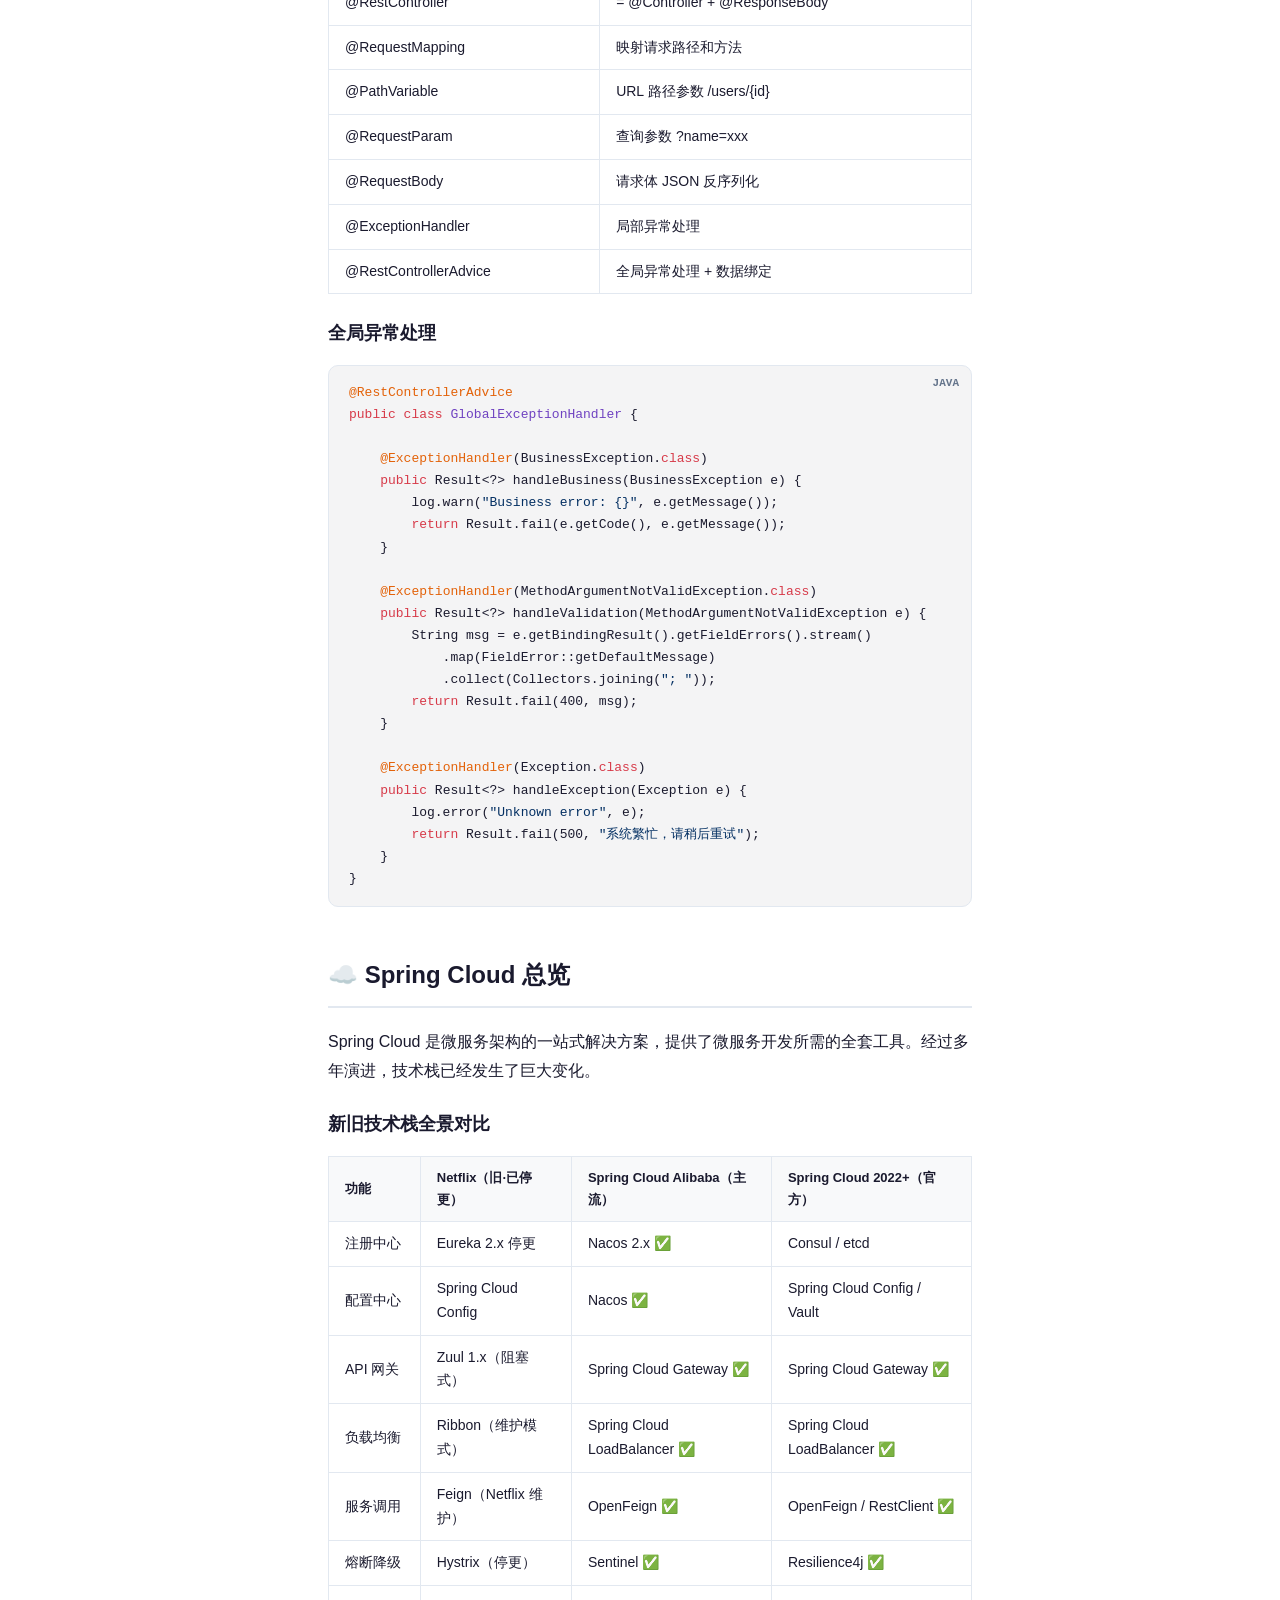
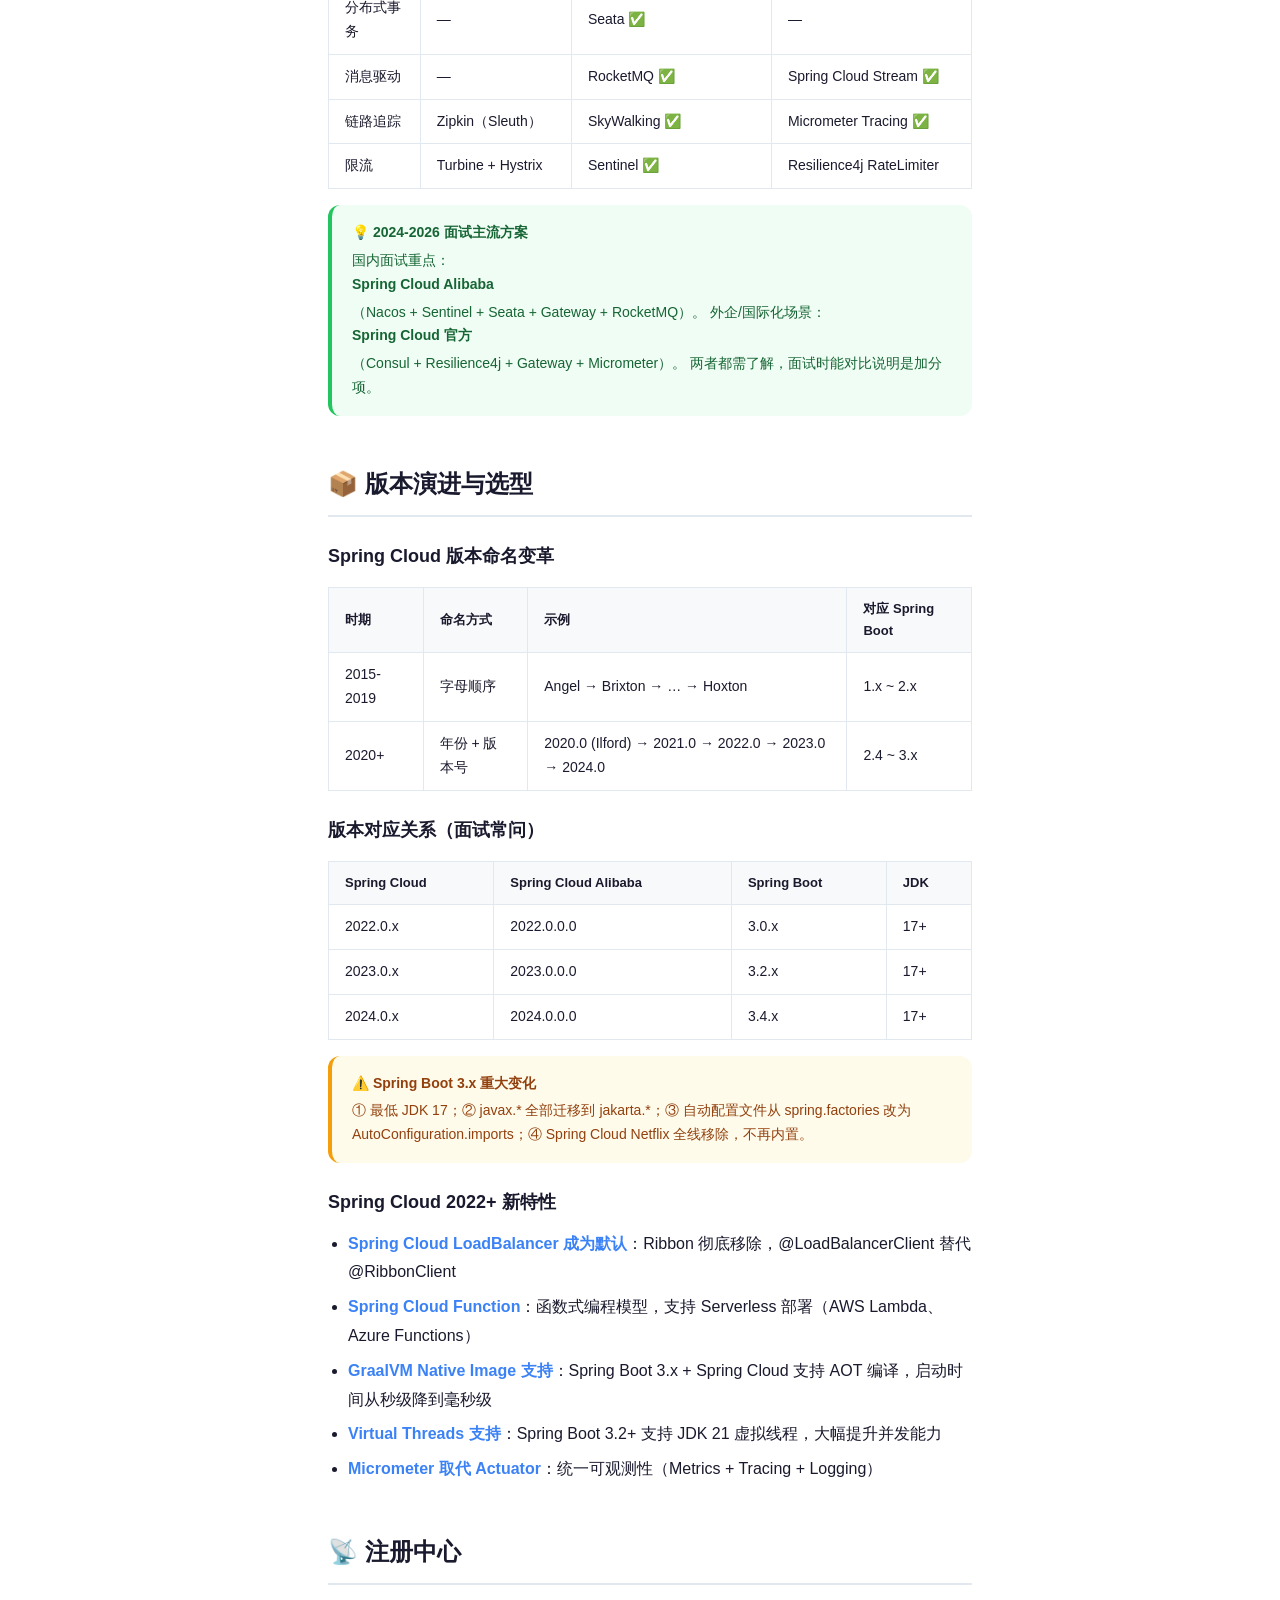
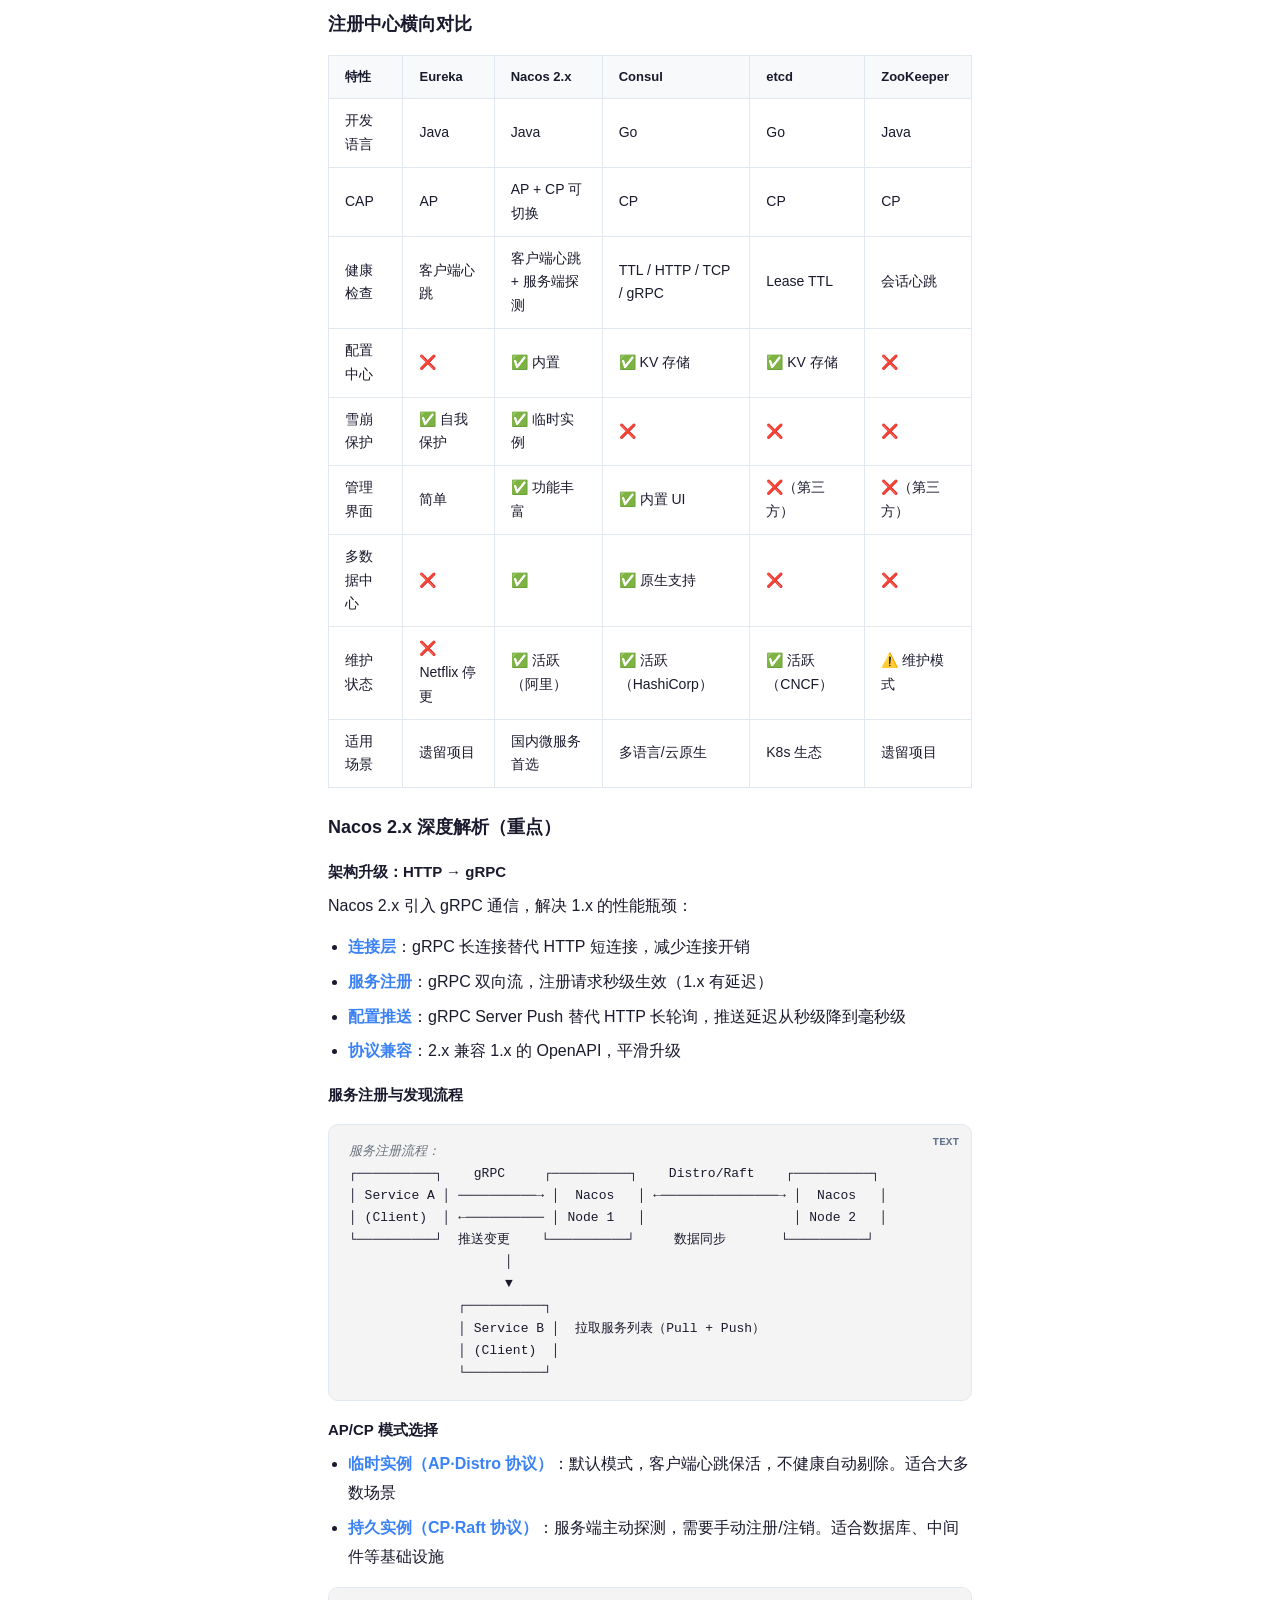
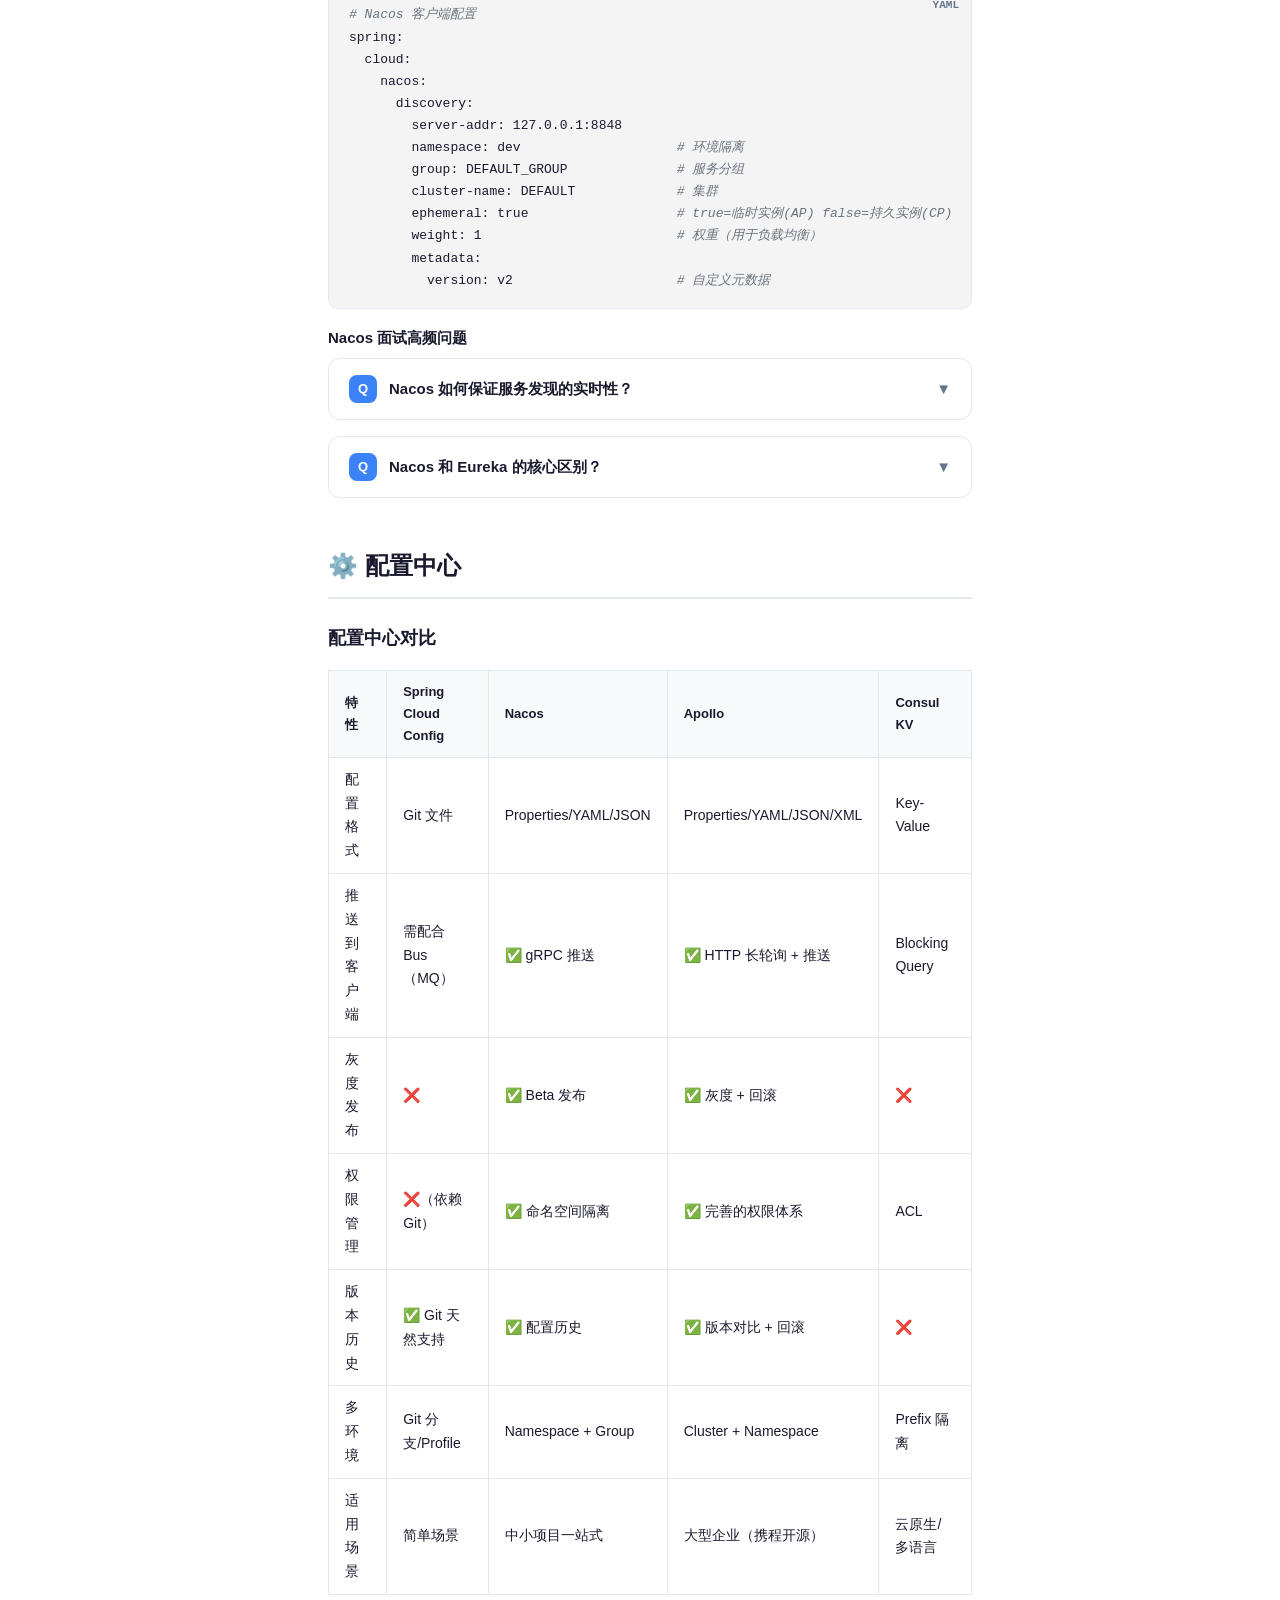
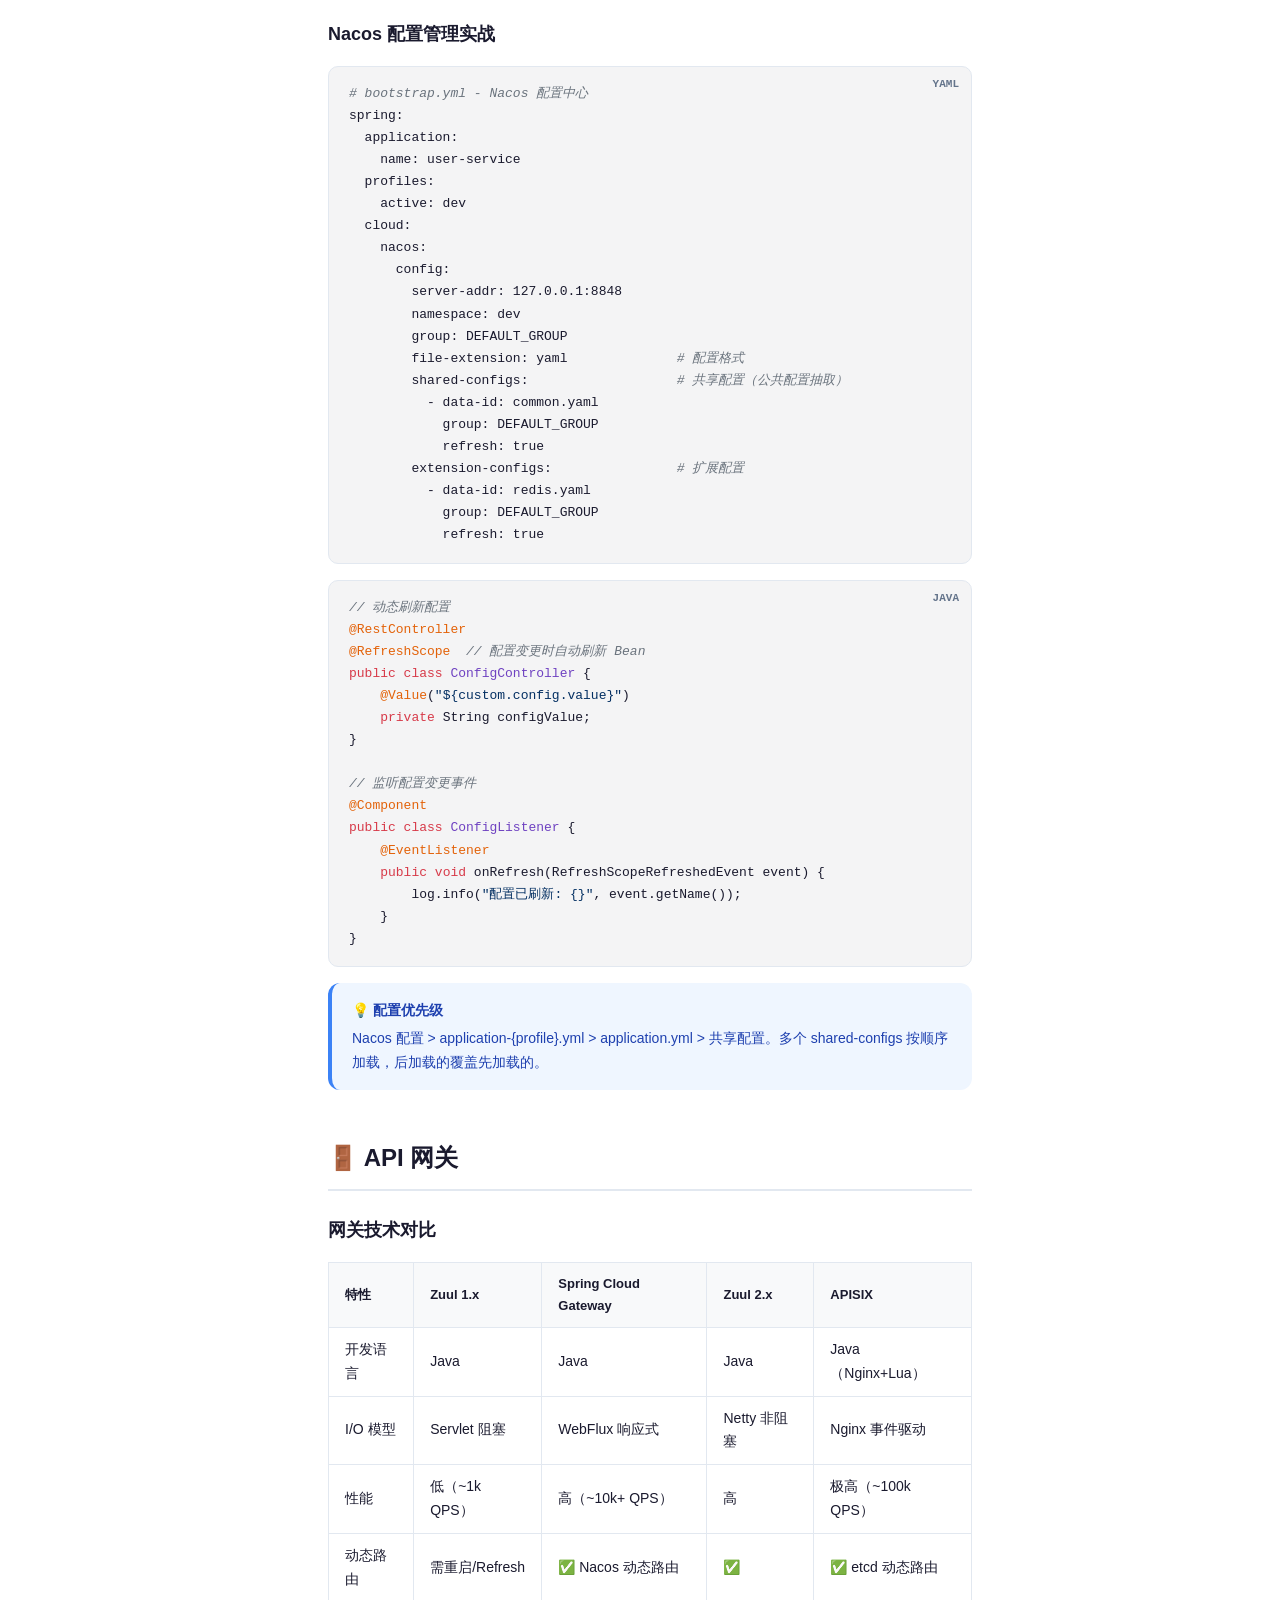
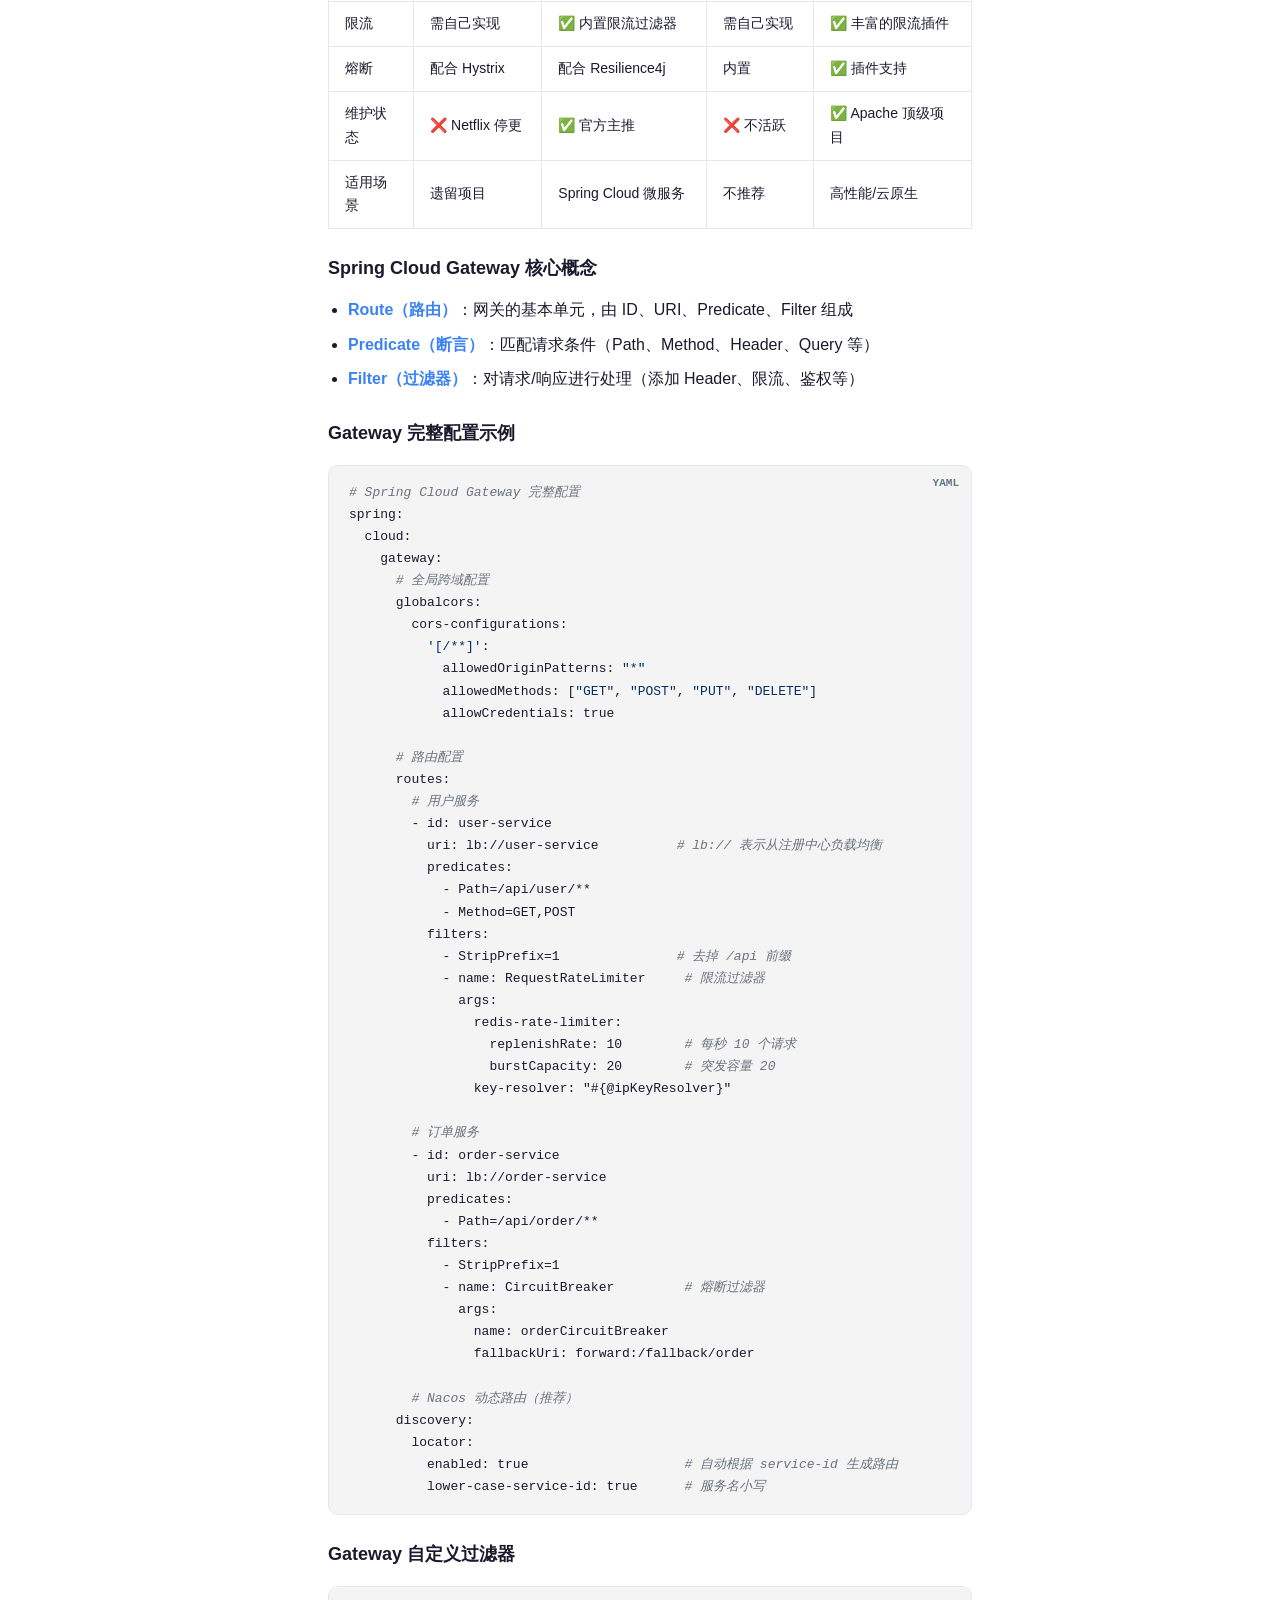
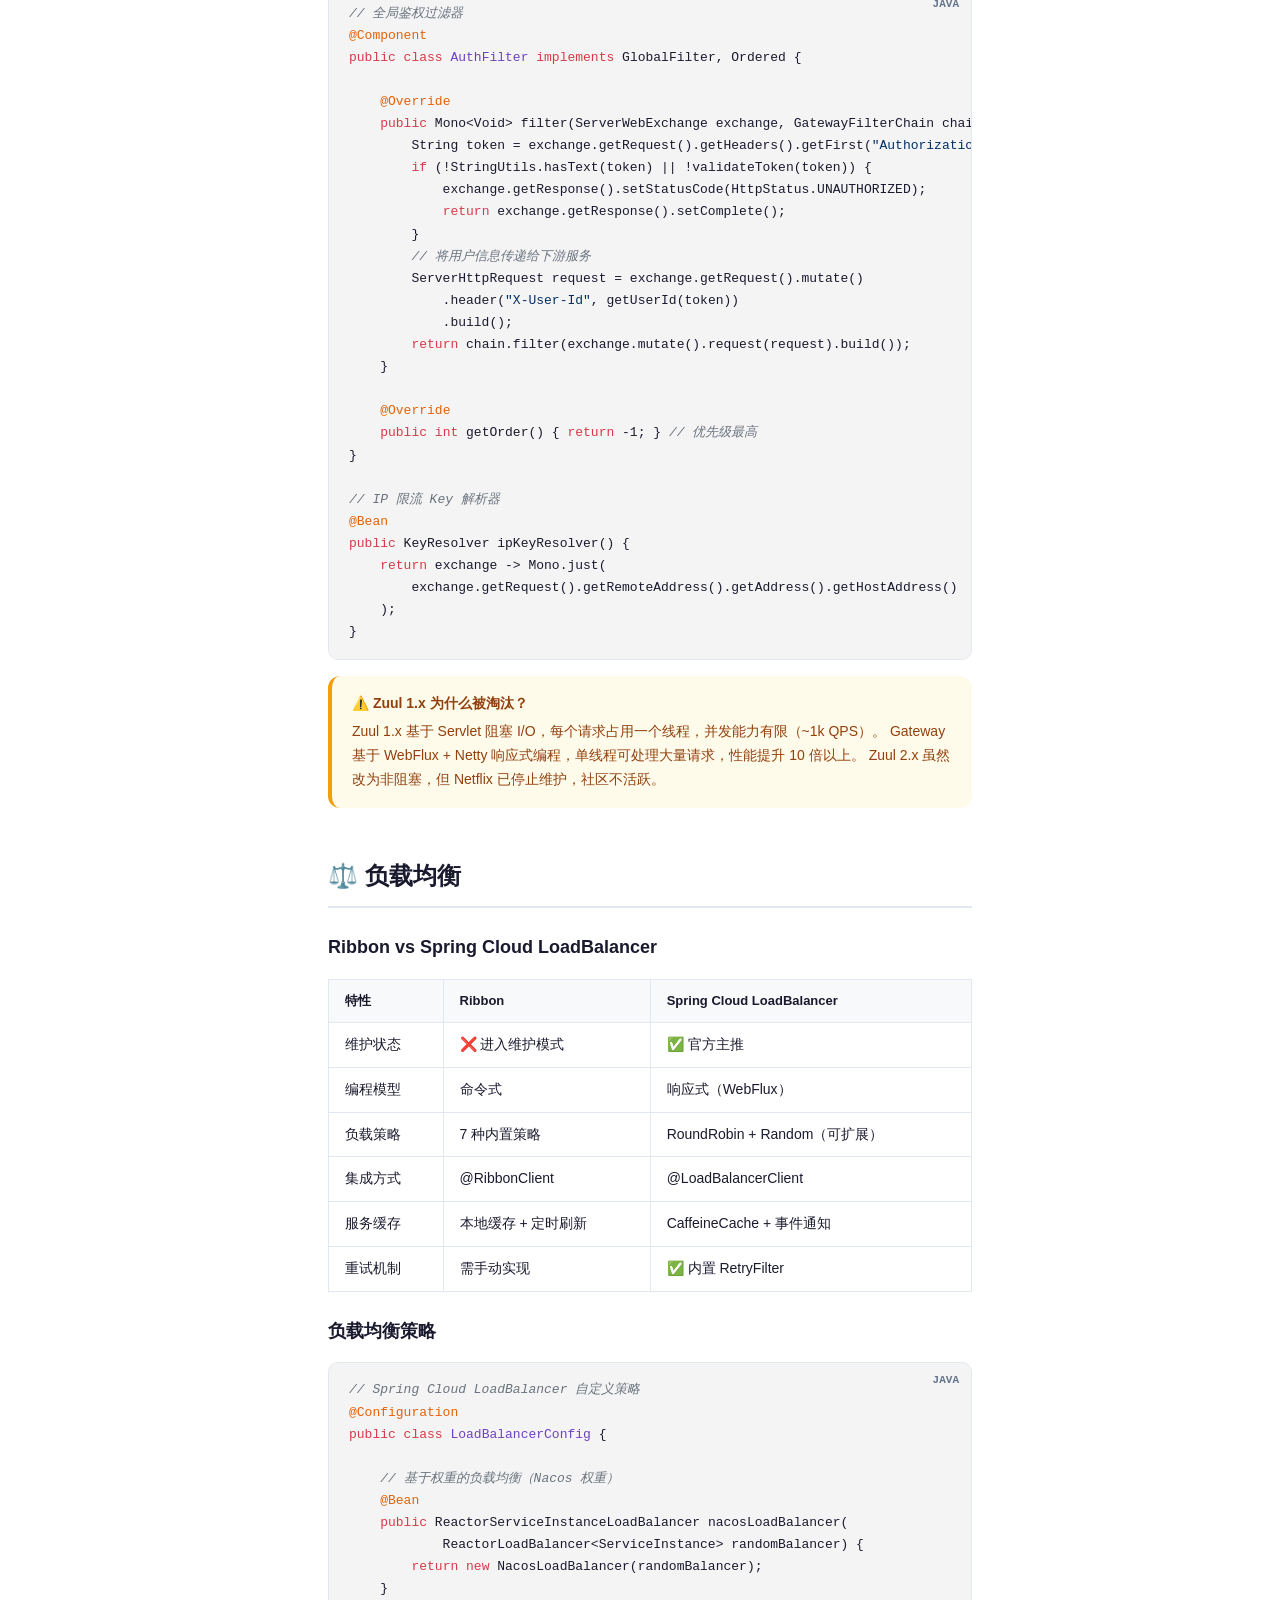
<file: pages/spring.html>
<!DOCTYPE html>
<html lang="zh-CN">
<head>
  <meta charset="UTF-8">
  <meta name="viewport" content="width=device-width, initial-scale=1.0">
  <title>Spring 全家桶 - java知识点总结</title>
  <link rel="stylesheet" href="../css/style.css">
  <link rel="icon" href="data:image/svg+xml,<svg xmlns='http://www.w3.org/2000/svg' viewBox='0 0 100 100'><text y='.9em' font-size='90'>☕</text></svg>">
</head>
<body>
  <header class="header">
    <div class="header-left">
      <button class="menu-toggle" id="menuToggle">☰</button>
      <a href="../index.html" class="logo"><span class="logo-icon">J</span><span>java知识点总结</span></a>
      <div class="search-box">
        <input type="text" id="searchInput" placeholder="搜索知识点... (⌘K)" autocomplete="off">
        <div class="search-results" id="searchResults"></div>
      </div>
    </div>
    <div class="header-right">
      <button class="theme-toggle" id="themeToggle" title="切换主题">🌙</button>
      <a href="https://github.com" class="github-link" target="_blank" title="GitHub">⭐</a>
    </div>
  </header>

  <nav class="sidebar" id="sidebar">
    <div class="sidebar-section"><div class="sidebar-title">导航</div><a href="../index.html" class="sidebar-link"><span class="icon">🏠</span>首页</a></div>
    <div class="sidebar-section"><div class="sidebar-title">Java 核心</div><a href="java-core.html" class="sidebar-link"><span class="icon">☕</span>Java 基础与进阶</a></div>
    <div class="sidebar-section"><div class="sidebar-title">框架与生态</div><a href="spring.html" class="sidebar-link active"><span class="icon">🌱</span>Spring 全家桶</a></div>
    <div class="sidebar-section"><div class="sidebar-title">数据库</div><a href="database.html" class="sidebar-link"><span class="icon">🗄️</span>MySQL 与 Redis</a></div>
    <div class="sidebar-section"><div class="sidebar-title">分布式与架构</div><a href="distribution.html" class="sidebar-link"><span class="icon">🏗️</span>分布式与系统设计</a></div>
    <div class="sidebar-section"><div class="sidebar-title">实战项目</div><a href="projects.html" class="sidebar-link"><span class="icon">🚀</span>实战项目</a></div>
    <div class="sidebar-section"><div class="sidebar-title">面试专区</div><a href="interview.html" class="sidebar-link"><span class="icon">🎯</span>高频面试题精选</a></div>
  </nav>
  <div class="sidebar-overlay" id="sidebarOverlay"></div>

  <main class="main">
    <div class="content">
      <div class="breadcrumb"><a href="../index.html">首页</a> <span>/</span> <span>Spring 全家桶</span></div>

      <div class="page-header">
        <h1>🌱 Spring 全家桶</h1>
        <p class="subtitle">Spring Boot 自动配置原理、Spring MVC 请求处理流程、Spring Cloud 微服务架构、Spring 事务管理，全面掌握企业级 Java 开发核心框架。</p>
      </div>

      <div class="toc">
        <h4>📑 目录</h4>
        <ul class="toc-list">
          <li><a href="#spring-ioc">IoC 与 DI</a></li>
          <li><a href="#spring-aop">AOP 面向切面</a></li>
          <li><a href="#spring-boot">Spring Boot</a></li>
          <li><a href="#spring-mvc">Spring MVC</a></li>
          <li><a href="#spring-cloud">Spring Cloud 总览</a></li>
          <li><a href="#cloud-version">版本演进与选型</a></li>
          <li><a href="#cloud-register">注册中心</a></li>
          <li><a href="#cloud-config">配置中心</a></li>
          <li><a href="#cloud-gateway">API 网关</a></li>
          <li><a href="#cloud-lb">负载均衡</a></li>
          <li><a href="#cloud-call">服务调用</a></li>
          <li><a href="#cloud-circuit">熔断与限流</a></li>
          <li><a href="#cloud-seata">分布式事务 Seata</a></li>
          <li><a href="#cloud-observability">可观测性</a></li>
          <li><a href="#cloud-mesh">Service Mesh</a></li>
          <li><a href="#transaction">事务管理</a></li>
        </ul>
      </div>

      <!-- ==================== IoC ==================== -->
      <section class="knowledge-section" id="spring-ioc">
        <h2>🔄 IoC 与依赖注入</h2>

        <h3>IoC 容器原理</h3>
        <p>IoC（控制反转）是 Spring 的核心思想，将对象的创建和依赖管理交给 Spring 容器。核心接口：</p>
        <ul>
          <li><code>BeanFactory</code>：最基础的容器接口，懒加载 Bean</li>
          <li><code>ApplicationContext</code>：BeanFactory 的子接口，功能更丰富（国际化、事件发布、AOP 等）</li>
        </ul>

        <h4>Bean 生命周期（面试高频）</h4>
        <ol>
          <li><strong>实例化</strong>：通过构造器或工厂方法创建 Bean 实例</li>
          <li><strong>属性赋值</strong>：注入依赖（@Autowired、@Value 等）</li>
          <li><strong>Aware 回调</strong>：BeanNameAware → BeanFactoryAware → ApplicationContextAware</li>
          <li><strong>BeanPostProcessor#postProcessBeforeInitialization</strong></li>
          <li><strong>初始化</strong>：@PostConstruct → InitializingBean#afterPropertiesSet → 自定义 init-method</li>
          <li><strong>BeanPostProcessor#postProcessAfterInitialization</strong>（AOP 代理在此阶段创建）</li>
          <li><strong>使用 Bean</strong></li>
          <li><strong>销毁</strong>：@PreDestroy → DisposableBean#destroy → 自定义 destroy-method</li>
        </ol>

        <h4>Bean 的作用域</h4>
        <table>
          <tr><th>作用域</th><th>说明</th></tr>
          <tr><td>singleton（默认）</td><td>容器中只有一个实例</td></tr>
          <tr><td>prototype</td><td>每次获取都创建新实例</td></tr>
          <tr><td>request</td><td>每个 HTTP 请求一个实例（Web）</td></tr>
          <tr><td>session</td><td>每个 HTTP Session 一个实例（Web）</td></tr>
        </table>

        <h3>循环依赖解决</h3>
        <p>Spring 通过 <strong>三级缓存</strong> 解决 singleton 作用域的 setter/field 注入循环依赖：</p>
        <ul>
          <li><strong>一级缓存 singletonObjects</strong>：完全初始化好的 Bean</li>
          <li><strong>二级缓存 earlySingletonObjects</strong>：提前曝光的 Bean（可能是代理对象）</li>
          <li><strong>三级缓存 singletonFactories</strong>：Bean 工厂（用于创建早期引用）</li>
        </ul>

        <div class="info-box warning">
          <strong>⚠️ 不能解决的循环依赖</strong>
          构造器注入的循环依赖无法解决（因为对象还没创建完）。Spring Boot 2.6+ 默认禁止循环依赖。
        </div>
      </section>

      <!-- ==================== AOP ==================== -->
      <section class="knowledge-section" id="spring-aop">
        <h2>✂️ AOP 面向切面编程</h2>

        <h3>AOP 核心概念</h3>
        <ul>
          <li><strong>切面（Aspect）</strong>：横切关注点的模块化（如日志、事务）</li>
          <li><strong>连接点（JoinPoint）</strong>：程序执行的某个位置（Spring AOP 只支持方法级别的连接点）</li>
          <li><strong>切入点（Pointcut）</strong>：匹配连接点的表达式</li>
          <li><strong>通知（Advice）</strong>：在切入点执行的动作（Before、After、Around、AfterReturning、AfterThrowing）</li>
        </ul>

        <h3>AOP 实现原理</h3>
        <ul>
          <li><strong>JDK 动态代理</strong>：基于接口，通过 <code>Proxy.newProxyInstance()</code> 生成代理类</li>
          <li><strong>CGLIB 代理</strong>：基于继承，通过字节码生成目标类的子类</li>
          <li>Spring 默认：有接口用 JDK 代理，无接口用 CGLIB（Spring Boot 2.x 默认全部使用 CGLIB）</li>
        </ul>

        <pre data-lang="java"><span class="cm">// AOP 实战：统一日志切面</span>
<span class="ann">@Aspect</span>
<span class="ann">@Component</span>
<span class="kw">public class</span> <span class="type">LogAspect</span> {

    <span class="ann">@Around</span>(<span class="str">"execution(* com.example.service.*.*(..))"</span>)
    <span class="kw">public</span> Object log(ProceedingJoinPoint pjp) <span class="kw">throws</span> Throwable {
        <span class="kw">long</span> start = System.currentTimeMillis();
        <span class="kw">try</span> {
            Object result = pjp.proceed();
            <span class="kw">long</span> cost = System.currentTimeMillis() - start;
            log.info(<span class="str">"{}.{} cost {}ms"</span>,
                pjp.getTarget().getClass().getSimpleName(),
                pjp.getSignature().getName(), cost);
            <span class="kw">return</span> result;
        } <span class="kw">catch</span> (Throwable e) {
            log.error(<span class="str">"Method error: {}"</span>, e.getMessage());
            <span class="kw">throw</span> e;
        }
    }
}</pre>
      </section>

      <!-- ==================== Spring Boot ==================== -->
      <section class="knowledge-section" id="spring-boot">
        <h2>🚀 Spring Boot</h2>

        <h3>自动配置原理（核心面试题）</h3>
        <p>Spring Boot 自动配置的入口是 <code>@SpringBootApplication</code> 注解，它组合了：</p>
        <ul>
          <li><code>@SpringBootConfiguration</code>：本质是 @Configuration</li>
          <li><code>@EnableAutoConfiguration</code>：开启自动配置</li>
          <li><code>@ComponentScan</code>：包扫描</li>
        </ul>

        <h4>自动配置流程</h4>
        <ol>
          <li><code>@EnableAutoConfiguration</code> 通过 <code>@Import(AutoConfigurationImportSelector.class)</code> 导入配置</li>
          <li>AutoConfigurationImportSelector 读取 <code>META-INF/spring.factories</code>（或 Spring Boot 3.x 的 <code>AutoConfiguration.imports</code>）中的自动配置类全限定名</li>
          <li>每个自动配置类通过 <code>@Conditional</code> 系列注解判断是否生效：
            <ul>
              <li><code>@ConditionalOnClass</code>：classpath 中存在指定类</li>
              <li><code>@ConditionalOnMissingBean</code>：容器中不存在指定 Bean</li>
              <li><code>@ConditionalOnProperty</code>：配置属性满足条件</li>
            </ul>
          </li>
          <li>生效的配置类向容器注册 Bean</li>
        </ol>

        <pre data-lang="java"><span class="cm">// 自定义 Starter 示例</span>
<span class="ann">@Configuration</span>
<span class="ann">@ConditionalOnClass</span>(RedisTemplate.<span class="kw">class</span>)
<span class="ann">@EnableConfigurationProperties</span>(RedisProperties.<span class="kw">class</span>)
<span class="kw">public class</span> <span class="type">RedisAutoConfiguration</span> {

    <span class="ann">@Bean</span>
    <span class="ann">@ConditionalOnMissingBean</span>
    <span class="kw">public</span> RedisTemplate&lt;String, Object&gt; redisTemplate(
            RedisConnectionFactory factory) {
        RedisTemplate&lt;String, Object&gt; template = <span class="kw">new</span> RedisTemplate&lt;&gt;();
        template.setConnectionFactory(factory);
        <span class="kw">return</span> template;
    }
}</pre>

        <h3>Spring Boot 启动流程</h3>
        <ol>
          <li>new SpringApplication() → 推断应用类型、加载 SpringApplicationRunListener</li>
          <li>准备 Environment（配置文件加载）</li>
          <li>创建 ApplicationContext</li>
          <li>prepareContext → 加载 BeanDefinition</li>
          <li>refreshContext → 核心 refresh() 方法（Bean 实例化、AOP、自动配置生效）</li>
          <li>afterRefresh → 调用 Runner（CommandLineRunner / ApplicationRunner）</li>
        </ol>
      </section>

      <!-- ==================== Spring MVC ==================== -->
      <section class="knowledge-section" id="spring-mvc">
        <h2>🌐 Spring MVC</h2>

        <h3>请求处理流程</h3>
        <ol>
          <li>客户端发送请求 → <strong>DispatcherServlet</strong>（前端控制器）</li>
          <li>DispatcherServlet 调用 <strong>HandlerMapping</strong> 找到对应的 Handler（Controller 方法）</li>
          <li>通过 <strong>HandlerAdapter</strong> 执行 Handler</li>
          <li>Handler 返回 ModelAndView（或 @ResponseBody 直接返回 JSON）</li>
          <li><strong>ViewResolver</strong> 解析视图（前后端分离场景不需要）</li>
          <li>返回响应给客户端</li>
        </ol>

        <h3>常用注解</h3>
        <table>
          <tr><th>注解</th><th>作用</th></tr>
          <tr><td>@RestController</td><td>= @Controller + @ResponseBody</td></tr>
          <tr><td>@RequestMapping</td><td>映射请求路径和方法</td></tr>
          <tr><td>@PathVariable</td><td>URL 路径参数 /users/{id}</td></tr>
          <tr><td>@RequestParam</td><td>查询参数 ?name=xxx</td></tr>
          <tr><td>@RequestBody</td><td>请求体 JSON 反序列化</td></tr>
          <tr><td>@ExceptionHandler</td><td>局部异常处理</td></tr>
          <tr><td>@RestControllerAdvice</td><td>全局异常处理 + 数据绑定</td></tr>
        </table>

        <h3>全局异常处理</h3>
        <pre data-lang="java"><span class="ann">@RestControllerAdvice</span>
<span class="kw">public class</span> <span class="type">GlobalExceptionHandler</span> {

    <span class="ann">@ExceptionHandler</span>(BusinessException.<span class="kw">class</span>)
    <span class="kw">public</span> Result&lt;?&gt; handleBusiness(BusinessException e) {
        log.warn(<span class="str">"Business error: {}"</span>, e.getMessage());
        <span class="kw">return</span> Result.fail(e.getCode(), e.getMessage());
    }

    <span class="ann">@ExceptionHandler</span>(MethodArgumentNotValidException.<span class="kw">class</span>)
    <span class="kw">public</span> Result&lt;?&gt; handleValidation(MethodArgumentNotValidException e) {
        String msg = e.getBindingResult().getFieldErrors().stream()
            .map(FieldError::getDefaultMessage)
            .collect(Collectors.joining(<span class="str">"; "</span>));
        <span class="kw">return</span> Result.fail(400, msg);
    }

    <span class="ann">@ExceptionHandler</span>(Exception.<span class="kw">class</span>)
    <span class="kw">public</span> Result&lt;?&gt; handleException(Exception e) {
        log.error(<span class="str">"Unknown error"</span>, e);
        <span class="kw">return</span> Result.fail(500, <span class="str">"系统繁忙，请稍后重试"</span>);
    }
}</pre>
      </section>

            <!-- ==================== Spring Cloud ==================== -->
      <section class="knowledge-section" id="spring-cloud">
        <h2>☁️ Spring Cloud 总览</h2>
        <p>Spring Cloud 是微服务架构的一站式解决方案，提供了微服务开发所需的全套工具。经过多年演进，技术栈已经发生了巨大变化。</p>

        <h3>新旧技术栈全景对比</h3>
        <table>
          <tr><th>功能</th><th>Netflix（旧·已停更）</th><th>Spring Cloud Alibaba（主流）</th><th>Spring Cloud 2022+（官方）</th></tr>
          <tr><td>注册中心</td><td>Eureka 2.x 停更</td><td>Nacos 2.x ✅</td><td>Consul / etcd</td></tr>
          <tr><td>配置中心</td><td>Spring Cloud Config</td><td>Nacos ✅</td><td>Spring Cloud Config / Vault</td></tr>
          <tr><td>API 网关</td><td>Zuul 1.x（阻塞式）</td><td>Spring Cloud Gateway ✅</td><td>Spring Cloud Gateway ✅</td></tr>
          <tr><td>负载均衡</td><td>Ribbon（维护模式）</td><td>Spring Cloud LoadBalancer ✅</td><td>Spring Cloud LoadBalancer ✅</td></tr>
          <tr><td>服务调用</td><td>Feign（Netflix 维护）</td><td>OpenFeign ✅</td><td>OpenFeign / RestClient ✅</td></tr>
          <tr><td>熔断降级</td><td>Hystrix（停更）</td><td>Sentinel ✅</td><td>Resilience4j ✅</td></tr>
          <tr><td>分布式事务</td><td>—</td><td>Seata ✅</td><td>—</td></tr>
          <tr><td>消息驱动</td><td>—</td><td>RocketMQ ✅</td><td>Spring Cloud Stream ✅</td></tr>
          <tr><td>链路追踪</td><td>Zipkin（Sleuth）</td><td>SkyWalking ✅</td><td>Micrometer Tracing ✅</td></tr>
          <tr><td>限流</td><td>Turbine + Hystrix</td><td>Sentinel ✅</td><td>Resilience4j RateLimiter</td></tr>
        </table>

        <div class="info-box tip">
          <strong>💡 2024-2026 面试主流方案</strong>
          国内面试重点：<strong>Spring Cloud Alibaba</strong>（Nacos + Sentinel + Seata + Gateway + RocketMQ）。
          外企/国际化场景：<strong>Spring Cloud 官方</strong>（Consul + Resilience4j + Gateway + Micrometer）。
          两者都需了解，面试时能对比说明是加分项。
        </div>
      </section>

      <!-- ==================== 版本演进 ==================== -->
      <section class="knowledge-section" id="cloud-version">
        <h2>📦 版本演进与选型</h2>

        <h3>Spring Cloud 版本命名变革</h3>
        <table>
          <tr><th>时期</th><th>命名方式</th><th>示例</th><th>对应 Spring Boot</th></tr>
          <tr><td>2015-2019</td><td>字母顺序</td><td>Angel → Brixton → … → Hoxton</td><td>1.x ~ 2.x</td></tr>
          <tr><td>2020+</td><td>年份 + 版本号</td><td>2020.0 (Ilford) → 2021.0 → 2022.0 → 2023.0 → 2024.0</td><td>2.4 ~ 3.x</td></tr>
        </table>

        <h3>版本对应关系（面试常问）</h3>
        <table>
          <tr><th>Spring Cloud</th><th>Spring Cloud Alibaba</th><th>Spring Boot</th><th>JDK</th></tr>
          <tr><td>2022.0.x</td><td>2022.0.0.0</td><td>3.0.x</td><td>17+</td></tr>
          <tr><td>2023.0.x</td><td>2023.0.0.0</td><td>3.2.x</td><td>17+</td></tr>
          <tr><td>2024.0.x</td><td>2024.0.0.0</td><td>3.4.x</td><td>17+</td></tr>
        </table>

        <div class="info-box warning">
          <strong>⚠️ Spring Boot 3.x 重大变化</strong>
          ① 最低 JDK 17；② javax.* 全部迁移到 jakarta.*；③ 自动配置文件从 spring.factories 改为 AutoConfiguration.imports；④ Spring Cloud Netflix 全线移除，不再内置。
        </div>

        <h3>Spring Cloud 2022+ 新特性</h3>
        <ul>
          <li><strong>Spring Cloud LoadBalancer 成为默认</strong>：Ribbon 彻底移除，@LoadBalancerClient 替代 @RibbonClient</li>
          <li><strong>Spring Cloud Function</strong>：函数式编程模型，支持 Serverless 部署（AWS Lambda、Azure Functions）</li>
          <li><strong>GraalVM Native Image 支持</strong>：Spring Boot 3.x + Spring Cloud 支持 AOT 编译，启动时间从秒级降到毫秒级</li>
          <li><strong>Virtual Threads 支持</strong>：Spring Boot 3.2+ 支持 JDK 21 虚拟线程，大幅提升并发能力</li>
          <li><strong>Micrometer 取代 Actuator</strong>：统一可观测性（Metrics + Tracing + Logging）</li>
        </ul>
      </section>

      <!-- ==================== 注册中心 ==================== -->
      <section class="knowledge-section" id="cloud-register">
        <h2>📡 注册中心</h2>

        <h3>注册中心横向对比</h3>
        <table>
          <tr><th>特性</th><th>Eureka</th><th>Nacos 2.x</th><th>Consul</th><th>etcd</th><th>ZooKeeper</th></tr>
          <tr><td>开发语言</td><td>Java</td><td>Java</td><td>Go</td><td>Go</td><td>Java</td></tr>
          <tr><td>CAP</td><td>AP</td><td>AP + CP 可切换</td><td>CP</td><td>CP</td><td>CP</td></tr>
          <tr><td>健康检查</td><td>客户端心跳</td><td>客户端心跳 + 服务端探测</td><td>TTL / HTTP / TCP / gRPC</td><td>Lease TTL</td><td>会话心跳</td></tr>
          <tr><td>配置中心</td><td>❌</td><td>✅ 内置</td><td>✅ KV 存储</td><td>✅ KV 存储</td><td>❌</td></tr>
          <tr><td>雪崩保护</td><td>✅ 自我保护</td><td>✅ 临时实例</td><td>❌</td><td>❌</td><td>❌</td></tr>
          <tr><td>管理界面</td><td>简单</td><td>✅ 功能丰富</td><td>✅ 内置 UI</td><td>❌（第三方）</td><td>❌（第三方）</td></tr>
          <tr><td>多数据中心</td><td>❌</td><td>✅</td><td>✅ 原生支持</td><td>❌</td><td>❌</td></tr>
          <tr><td>维护状态</td><td>❌ Netflix 停更</td><td>✅ 活跃（阿里）</td><td>✅ 活跃（HashiCorp）</td><td>✅ 活跃（CNCF）</td><td>⚠️ 维护模式</td></tr>
          <tr><td>适用场景</td><td>遗留项目</td><td>国内微服务首选</td><td>多语言/云原生</td><td>K8s 生态</td><td>遗留项目</td></tr>
        </table>

        <h3>Nacos 2.x 深度解析（重点）</h3>
        <h4>架构升级：HTTP → gRPC</h4>
        <p>Nacos 2.x 引入 gRPC 通信，解决 1.x 的性能瓶颈：</p>
        <ul>
          <li><strong>连接层</strong>：gRPC 长连接替代 HTTP 短连接，减少连接开销</li>
          <li><strong>服务注册</strong>：gRPC 双向流，注册请求秒级生效（1.x 有延迟）</li>
          <li><strong>配置推送</strong>：gRPC Server Push 替代 HTTP 长轮询，推送延迟从秒级降到毫秒级</li>
          <li><strong>协议兼容</strong>：2.x 兼容 1.x 的 OpenAPI，平滑升级</li>
        </ul>

        <h4>服务注册与发现流程</h4>
        <pre data-lang="text"><span class="cm">服务注册流程：</span>
┌──────────┐    gRPC     ┌──────────┐    Distro/Raft    ┌──────────┐
│ Service A │ ──────────→ │  Nacos   │ ←───────────────→ │  Nacos   │
│ (Client)  │ ←────────── │ Node 1   │                   │ Node 2   │
└──────────┘  推送变更    └──────────┘     数据同步       └──────────┘
                    │
                    ▼
              ┌──────────┐
              │ Service B │  拉取服务列表（Pull + Push）
              │ (Client)  │
              └──────────┘</pre>

        <h4>AP/CP 模式选择</h4>
        <ul>
          <li><strong>临时实例（AP·Distro 协议）</strong>：默认模式，客户端心跳保活，不健康自动剔除。适合大多数场景</li>
          <li><strong>持久实例（CP·Raft 协议）</strong>：服务端主动探测，需要手动注册/注销。适合数据库、中间件等基础设施</li>
        </ul>

        <pre data-lang="yaml"><span class="cm"># Nacos 客户端配置</span>
spring:
  cloud:
    nacos:
      discovery:
        server-addr: 127.0.0.1:8848
        namespace: dev                    <span class="cm"># 环境隔离</span>
        group: DEFAULT_GROUP              <span class="cm"># 服务分组</span>
        cluster-name: DEFAULT             <span class="cm"># 集群</span>
        ephemeral: true                   <span class="cm"># true=临时实例(AP) false=持久实例(CP)</span>
        weight: 1                         <span class="cm"># 权重（用于负载均衡）</span>
        metadata:
          version: v2                     <span class="cm"># 自定义元数据</span></pre>

        <h4>Nacos 面试高频问题</h4>
        <div class="qa-item">
          <div class="qa-question"><span>Nacos 如何保证服务发现的实时性？</span><span class="arrow">▼</span></div>
          <div class="qa-answer"><div class="qa-answer-inner">
            Nacos 2.x 采用 <strong>Push + Pull</strong> 结合：① gRPC 长连接实现服务端主动推送（毫秒级）；② 客户端定时拉取作为兜底（默认 10 秒）；③ 服务端有变更时通过 UDP 推送通知客户端。三者结合保证实时性和可靠性。
          </div></div>
        </div>
        <div class="qa-item">
          <div class="qa-question"><span>Nacos 和 Eureka 的核心区别？</span><span class="arrow">▼</span></div>
          <div class="qa-answer"><div class="qa-answer-inner">
            <ul>
              <li><strong>CP/AP</strong>：Eureka 只支持 AP，Nacos 支持 AP + CP 切换</li>
              <li><strong>配置中心</strong>：Nacos 内置配置中心，Eureka 需要配合 Spring Cloud Config</li>
              <li><strong>通信协议</strong>：Nacos 2.x 用 gRPC，Eureka 用 HTTP</li>
              <li><strong>健康检查</strong>：Nacos 支持服务端探测（TCP/HTTP），Eureka 只有客户端心跳</li>
              <li><strong>维护状态</strong>：Eureka 2.x 已停止开发，Nacos 持续迭代</li>
            </ul>
          </div></div>
        </div>
      </section>

      <!-- ==================== 配置中心 ==================== -->
      <section class="knowledge-section" id="cloud-config">
        <h2>⚙️ 配置中心</h2>

        <h3>配置中心对比</h3>
        <table>
          <tr><th>特性</th><th>Spring Cloud Config</th><th>Nacos</th><th>Apollo</th><th>Consul KV</th></tr>
          <tr><td>配置格式</td><td>Git 文件</td><td>Properties/YAML/JSON</td><td>Properties/YAML/JSON/XML</td><td>Key-Value</td></tr>
          <tr><td>推送到客户端</td><td>需配合 Bus（MQ）</td><td>✅ gRPC 推送</td><td>✅ HTTP 长轮询 + 推送</td><td>Blocking Query</td></tr>
          <tr><td>灰度发布</td><td>❌</td><td>✅ Beta 发布</td><td>✅ 灰度 + 回滚</td><td>❌</td></tr>
          <tr><td>权限管理</td><td>❌（依赖 Git）</td><td>✅ 命名空间隔离</td><td>✅ 完善的权限体系</td><td>ACL</td></tr>
          <tr><td>版本历史</td><td>✅ Git 天然支持</td><td>✅ 配置历史</td><td>✅ 版本对比 + 回滚</td><td>❌</td></tr>
          <tr><td>多环境</td><td>Git 分支/Profile</td><td>Namespace + Group</td><td>Cluster + Namespace</td><td>Prefix 隔离</td></tr>
          <tr><td>适用场景</td><td>简单场景</td><td>中小项目一站式</td><td>大型企业（携程开源）</td><td>云原生/多语言</td></tr>
        </table>

        <h3>Nacos 配置管理实战</h3>
        <pre data-lang="yaml"><span class="cm"># bootstrap.yml - Nacos 配置中心</span>
spring:
  application:
    name: user-service
  profiles:
    active: dev
  cloud:
    nacos:
      config:
        server-addr: 127.0.0.1:8848
        namespace: dev
        group: DEFAULT_GROUP
        file-extension: yaml              <span class="cm"># 配置格式</span>
        shared-configs:                   <span class="cm"># 共享配置（公共配置抽取）</span>
          - data-id: common.yaml
            group: DEFAULT_GROUP
            refresh: true
        extension-configs:                <span class="cm"># 扩展配置</span>
          - data-id: redis.yaml
            group: DEFAULT_GROUP
            refresh: true</pre>

        <pre data-lang="java"><span class="cm">// 动态刷新配置</span>
<span class="ann">@RestController</span>
<span class="ann">@RefreshScope</span>  <span class="cm">// 配置变更时自动刷新 Bean</span>
<span class="kw">public class</span> <span class="type">ConfigController</span> {
    <span class="ann">@Value</span>(<span class="str">"${custom.config.value}"</span>)
    <span class="kw">private</span> String configValue;
}

<span class="cm">// 监听配置变更事件</span>
<span class="ann">@Component</span>
<span class="kw">public class</span> <span class="type">ConfigListener</span> {
    <span class="ann">@EventListener</span>
    <span class="kw">public void</span> onRefresh(RefreshScopeRefreshedEvent event) {
        log.info(<span class="str">"配置已刷新: {}"</span>, event.getName());
    }
}</pre>

        <div class="info-box info">
          <strong>💡 配置优先级</strong>
          Nacos 配置 > application-{profile}.yml > application.yml > 共享配置。多个 shared-configs 按顺序加载，后加载的覆盖先加载的。
        </div>
      </section>

      <!-- ==================== 网关 ==================== -->
      <section class="knowledge-section" id="cloud-gateway">
        <h2>🚪 API 网关</h2>

        <h3>网关技术对比</h3>
        <table>
          <tr><th>特性</th><th>Zuul 1.x</th><th>Spring Cloud Gateway</th><th>Zuul 2.x</th><th>APISIX</th></tr>
          <tr><td>开发语言</td><td>Java</td><td>Java</td><td>Java</td><td>Java（Nginx+Lua）</td></tr>
          <tr><td>I/O 模型</td><td>Servlet 阻塞</td><td>WebFlux 响应式</td><td>Netty 非阻塞</td><td>Nginx 事件驱动</td></tr>
          <tr><td>性能</td><td>低（~1k QPS）</td><td>高（~10k+ QPS）</td><td>高</td><td>极高（~100k QPS）</td></tr>
          <tr><td>动态路由</td><td>需重启/Refresh</td><td>✅ Nacos 动态路由</td><td>✅</td><td>✅ etcd 动态路由</td></tr>
          <tr><td>限流</td><td>需自己实现</td><td>✅ 内置限流过滤器</td><td>需自己实现</td><td>✅ 丰富的限流插件</td></tr>
          <tr><td>熔断</td><td>配合 Hystrix</td><td>配合 Resilience4j</td><td>内置</td><td>✅ 插件支持</td></tr>
          <tr><td>维护状态</td><td>❌ Netflix 停更</td><td>✅ 官方主推</td><td>❌ 不活跃</td><td>✅ Apache 顶级项目</td></tr>
          <tr><td>适用场景</td><td>遗留项目</td><td>Spring Cloud 微服务</td><td>不推荐</td><td>高性能/云原生</td></tr>
        </table>

        <h3>Spring Cloud Gateway 核心概念</h3>
        <ul>
          <li><strong>Route（路由）</strong>：网关的基本单元，由 ID、URI、Predicate、Filter 组成</li>
          <li><strong>Predicate（断言）</strong>：匹配请求条件（Path、Method、Header、Query 等）</li>
          <li><strong>Filter（过滤器）</strong>：对请求/响应进行处理（添加 Header、限流、鉴权等）</li>
        </ul>

        <h3>Gateway 完整配置示例</h3>
        <pre data-lang="yaml"><span class="cm"># Spring Cloud Gateway 完整配置</span>
spring:
  cloud:
    gateway:
      <span class="cm"># 全局跨域配置</span>
      globalcors:
        cors-configurations:
          <span class="str">'[/**]'</span>:
            allowedOriginPatterns: <span class="str">"*"</span>
            allowedMethods: [<span class="str">"GET"</span>, <span class="str">"POST"</span>, <span class="str">"PUT"</span>, <span class="str">"DELETE"</span>]
            allowCredentials: true

      <span class="cm"># 路由配置</span>
      routes:
        <span class="cm"># 用户服务</span>
        - id: user-service
          uri: lb://user-service          <span class="cm"># lb:// 表示从注册中心负载均衡</span>
          predicates:
            - Path=/api/user/**
            - Method=GET,POST
          filters:
            - StripPrefix=1               <span class="cm"># 去掉 /api 前缀</span>
            - name: RequestRateLimiter     <span class="cm"># 限流过滤器</span>
              args:
                redis-rate-limiter:
                  replenishRate: 10        <span class="cm"># 每秒 10 个请求</span>
                  burstCapacity: 20        <span class="cm"># 突发容量 20</span>
                key-resolver: "#{@ipKeyResolver}"

        <span class="cm"># 订单服务</span>
        - id: order-service
          uri: lb://order-service
          predicates:
            - Path=/api/order/**
          filters:
            - StripPrefix=1
            - name: CircuitBreaker         <span class="cm"># 熔断过滤器</span>
              args:
                name: orderCircuitBreaker
                fallbackUri: forward:/fallback/order

        <span class="cm"># Nacos 动态路由（推荐）</span>
      discovery:
        locator:
          enabled: true                    <span class="cm"># 自动根据 service-id 生成路由</span>
          lower-case-service-id: true      <span class="cm"># 服务名小写</span></pre>

        <h3>Gateway 自定义过滤器</h3>
        <pre data-lang="java"><span class="cm">// 全局鉴权过滤器</span>
<span class="ann">@Component</span>
<span class="kw">public class</span> <span class="type">AuthFilter</span> <span class="kw">implements</span> GlobalFilter, Ordered {

    <span class="ann">@Override</span>
    <span class="kw">public</span> Mono&lt;Void&gt; filter(ServerWebExchange exchange, GatewayFilterChain chain) {
        String token = exchange.getRequest().getHeaders().getFirst(<span class="str">"Authorization"</span>);
        <span class="kw">if</span> (!StringUtils.hasText(token) || !validateToken(token)) {
            exchange.getResponse().setStatusCode(HttpStatus.UNAUTHORIZED);
            <span class="kw">return</span> exchange.getResponse().setComplete();
        }
        <span class="cm">// 将用户信息传递给下游服务</span>
        ServerHttpRequest request = exchange.getRequest().mutate()
            .header(<span class="str">"X-User-Id"</span>, getUserId(token))
            .build();
        <span class="kw">return</span> chain.filter(exchange.mutate().request(request).build());
    }

    <span class="ann">@Override</span>
    <span class="kw">public int</span> getOrder() { <span class="kw">return</span> -1; } <span class="cm">// 优先级最高</span>
}

<span class="cm">// IP 限流 Key 解析器</span>
<span class="ann">@Bean</span>
<span class="kw">public</span> KeyResolver ipKeyResolver() {
    <span class="kw">return</span> exchange -&gt; Mono.just(
        exchange.getRequest().getRemoteAddress().getAddress().getHostAddress()
    );
}</pre>

        <div class="info-box warning">
          <strong>⚠️ Zuul 1.x 为什么被淘汰？</strong>
          Zuul 1.x 基于 Servlet 阻塞 I/O，每个请求占用一个线程，并发能力有限（~1k QPS）。
          Gateway 基于 WebFlux + Netty 响应式编程，单线程可处理大量请求，性能提升 10 倍以上。
          Zuul 2.x 虽然改为非阻塞，但 Netflix 已停止维护，社区不活跃。
        </div>
      </section>

      <!-- ==================== 负载均衡 ==================== -->
      <section class="knowledge-section" id="cloud-lb">
        <h2>⚖️ 负载均衡</h2>

        <h3>Ribbon vs Spring Cloud LoadBalancer</h3>
        <table>
          <tr><th>特性</th><th>Ribbon</th><th>Spring Cloud LoadBalancer</th></tr>
          <tr><td>维护状态</td><td>❌ 进入维护模式</td><td>✅ 官方主推</td></tr>
          <tr><td>编程模型</td><td>命令式</td><td>响应式（WebFlux）</td></tr>
          <tr><td>负载策略</td><td>7 种内置策略</td><td>RoundRobin + Random（可扩展）</td></tr>
          <tr><td>集成方式</td><td>@RibbonClient</td><td>@LoadBalancerClient</td></tr>
          <tr><td>服务缓存</td><td>本地缓存 + 定时刷新</td><td>CaffeineCache + 事件通知</td></tr>
          <tr><td>重试机制</td><td>需手动实现</td><td>✅ 内置 RetryFilter</td></tr>
        </table>

        <h3>负载均衡策略</h3>
        <pre data-lang="java"><span class="cm">// Spring Cloud LoadBalancer 自定义策略</span>
<span class="ann">@Configuration</span>
<span class="kw">public class</span> <span class="type">LoadBalancerConfig</span> {

    <span class="cm">// 基于权重的负载均衡（Nacos 权重）</span>
    <span class="ann">@Bean</span>
    <span class="kw">public</span> ReactorServiceInstanceLoadBalancer nacosLoadBalancer(
            ReactorLoadBalancer&lt;ServiceInstance&gt; randomBalancer) {
        <span class="kw">return new</span> NacosLoadBalancer(randomBalancer);
    }
}

<span class="cm">// Ribbon 常见策略（了解即可）</span>
<span class="cm">// RoundRobinRule    - 轮询（默认）</span>
<span class="cm">// RandomRule        - 随机</span>
<span class="cm">// WeightedResponseTimeRule - 响应时间权重</span>
<span class="cm">// BestAvailableRule - 最小并发数</span>
<span class="cm">// ZoneAvoidanceRule - 区域感知（默认复合策略）</span></pre>

        <div class="info-box info">
          <strong>💡 从 Ribbon 迁移到 LoadBalancer</strong>
          ① 移除 spring-cloud-starter-netflix-ribbon 依赖；② 添加 spring-cloud-starter-loadbalancer；③ 将 @RibbonClient 替换为 @LoadBalancerClient；④ 配置类从 Ribbon 自定义改为 LoadBalancer 自定义。
        </div>
      </section>

      <!-- ==================== 服务调用 ==================== -->
      <section class="knowledge-section" id="cloud-call">
        <h2>📞 服务调用</h2>

        <h3>服务调用方案对比</h3>
        <table>
          <tr><th>特性</th><th>RestTemplate</th><th>OpenFeign</th><th>gRPC</th><th>Spring Cloud RestClient</th></tr>
          <tr><td>编程模型</td><td>命令式</td><td>声明式接口</td><td>.proto 文件生成</td><td>命令式（Fluent API）</td></tr>
          <tr><td>序列化</td><td>JSON</td><td>JSON</td><td>Protobuf（二进制）</td><td>JSON</td></tr>
          <tr><td>性能</td><td>一般</td><td>一般</td><td>极高</td><td>一般</td></tr>
          <tr><td>代码量</td><td>多</td><td>少（接口 + 注解）</td><td>中（需生成代码）</td><td>中</td></tr>
          <tr><td>跨语言</td><td>✅</td><td>✅</td><td>✅ 多语言支持好</td><td>✅</td></tr>
          <tr><td>流式调用</td><td>❌</td><td>❌</td><td>✅ 双向流</td><td>✅ 支持 SSE</td></tr>
          <tr><td>适用场景</td><td>简单调用</td><td>Spring Cloud 微服务</td><td>高性能/跨语言</td><td>Spring Boot 3.2+ 新项目</td></tr>
        </table>

        <h3>OpenFeign 核心用法</h3>
        <pre data-lang="java"><span class="cm">// 1. 启用 OpenFeign</span>
<span class="ann">@SpringBootApplication</span>
<span class="ann">@EnableFeignClients</span>
<span class="kw">public class</span> <span class="type">Application</span> {}

<span class="cm">// 2. 声明 Feign 客户端</span>
<span class="ann">@FeignClient</span>(
    name = <span class="str">"user-service"</span>,               <span class="cm">// 服务名</span>
    path = <span class="str">"/api/user"</span>,
    fallbackFactory = UserClientFallback.<span class="kw">class</span>  <span class="cm">// 降级工厂</span>
)
<span class="kw">public interface</span> <span class="type">UserClient</span> {
    <span class="ann">@GetMapping</span>(<span class="str">"/{id}"</span>)
    Result&lt;User&gt; getUser(<span class="ann">@PathVariable</span>(<span class="str">"id"</span>) Long id);

    <span class="ann">@PostMapping</span>
    Result&lt;User&gt; createUser(<span class="ann">@RequestBody</span> UserDTO user);
}

<span class="cm">// 3. 降级工厂（服务不可用时的兜底逻辑）</span>
<span class="ann">@Component</span>
<span class="kw">public class</span> <span class="type">UserClientFallback</span> <span class="kw">implements</span> FallbackFactory&lt;UserClient&gt; {
    <span class="ann">@Override</span>
    <span class="kw">public</span> UserClient create(Throwable cause) {
        <span class="kw">return new</span> UserClient() {
            <span class="ann">@Override</span>
            <span class="kw">public</span> Result&lt;User&gt; getUser(Long id) {
                <span class="kw">return</span> Result.fail(<span class="str">"用户服务不可用，请稍后重试"</span>);
            }
        };
    }
}

<span class="cm">// 4. 使用</span>
<span class="ann">@RestController</span>
<span class="kw">public class</span> <span class="type">OrderController</span> {
    <span class="ann">@Resource</span>
    <span class="kw">private</span> UserClient userClient;

    <span class="ann">@GetMapping</span>(<span class="str">"/order/{orderId}"</span>)
    <span class="kw">public</span> Result&lt;OrderVO&gt; getOrder(<span class="ann">@PathVariable</span> Long orderId) {
        Order order = orderService.getById(orderId);
        <span class="cm">// Feign 调用用户服务</span>
        Result&lt;User&gt; userResult = userClient.getUser(order.getUserId());
        <span class="kw">return</span> Result.ok(buildOrderVO(order, userResult.getData()));
    }
}</pre>

        <h3>Spring Cloud RestClient（3.2+ 新特性）</h3>
        <pre data-lang="java"><span class="cm">// RestClient 是 RestTemplate 的现代替代品（Fluent API）</span>
<span class="ann">@Bean</span>
<span class="kw">public</span> RestClient restClient(LoadBalancerInterceptor interceptor) {
    <span class="kw">return</span> RestClient.builder()
        .baseUrl(<span class="str">"http://user-service"</span>)
        .requestInterceptor(interceptor)   <span class="cm">// 集成负载均衡</span>
        .build();
}

<span class="cm">// 使用（链式调用，比 RestTemplate 更优雅）</span>
User user = restClient.get()
    .uri(<span class="str">"/api/user/{id}"</span>, userId)
    .retrieve()
    .body(User.<span class="kw">class</span>);</pre>
      </section>

      <!-- ==================== 熔断限流 ==================== -->
      <section class="knowledge-section" id="cloud-circuit">
        <h2>🛡️ 熔断与限流</h2>

        <h3>熔断组件对比</h3>
        <table>
          <tr><th>特性</th><th>Hystrix</th><th>Sentinel</th><th>Resilience4j</th></tr>
          <tr><td>维护状态</td><td>❌ Netflix 停更</td><td>✅ 阿里活跃维护</td><td>✅ 社区活跃</td></tr>
          <tr><td>隔离策略</td><td>线程池 / 信号量</td><td>信号量</td><td>线程池 / 信号量</td></tr>
          <tr><td>熔断策略</td><td>错误比例</td><td>慢调用/异常比例/异常数</td><td>错误比例/计数/响应时间</td></tr>
          <tr><td>流控</td><td>线程池隔离（间接）</td><td>✅ QPS/线程数/关联/链路</td><td>✅ RateLimiter</td></tr>
          <tr><td>热点限流</td><td>❌</td><td>✅ 热点参数</td><td>❌</td></tr>
          <tr><td>集群限流</td><td>❌</td><td>✅ Token Server</td><td>❌</td></tr>
          <tr><td>控制台</td><td>Dashboard（功能弱）</td><td>✅ 功能完善的 Dashboard</td><td>❌（第三方监控）</td></tr>
          <tr><td>规则推送</td><td>代码配置</td><td>Nacos/ZK 动态推送</td><td>配置文件/代码</td></tr>
          <tr><td>编程模型</td><td>命令式</td><td>命令式 + 注解</td><td>函数式 + 注解</td></tr>
          <tr><td>适用场景</td><td>遗留项目</td><td>国内微服务首选</td><td>国际化/轻量级</td></tr>
        </table>

        <h3>Sentinel 核心概念与实战</h3>
        <h4>工作流程</h4>
        <pre data-lang="text"><span class="cm">Sentinel 工作流程：</span>
                ┌─────────────────────────────────────────┐
                │              Sentinel Slot Chain          │
                │                                          │
  请求 ──────→ │  NodeSelectorSlot                        │
                │    ↓                                     │
                │  ClusterBuilderSlot (集群统计)            │
                │    ↓                                     │
                │  StatisticSlot (实时统计 QPS/RT)          │
                │    ↓                                     │
                │  FlowSlot ⭐ (限流：QPS/线程数)           │
                │    ↓                                     │
                │  DegradeSlot ⭐ (熔断：慢调用/异常)       │
                │    ↓                                     │
                │  SystemSlot (系统保护：CPU/Load)          │
                │    ↓                                     │
                │  业务逻辑                                │
                └─────────────────────────────────────────┘</pre>

        <h4>Sentinel 注解实战</h4>
        <pre data-lang="java"><span class="cm">// @SentinelResource 注解方式</span>
<span class="ann">@SentinelResource</span>(
    value = <span class="str">"getOrder"</span>,
    blockHandler = <span class="str">"getOrderBlock"</span>,   <span class="cm">// 限流/降级处理</span>
    fallback = <span class="str">"getOrderFallback"</span>,    <span class="cm">// 业务异常兜底</span>
    exceptionsToIgnore = BusinessException.<span class="kw">class</span>
)
<span class="kw">public</span> Order getOrder(Long id) {
    <span class="kw">return</span> orderMapper.selectById(id);
}

<span class="cm">// 限流/降级处理方法（参数必须与原方法一致，加 BlockException）</span>
<span class="kw">public</span> Order getOrderBlock(Long id, BlockException ex) {
    log.warn(<span class="str">"限流: {}"</span>, ex.getClass().getSimpleName());
    <span class="kw">return</span> Order.defaultOrder();
}

<span class="cm">// 业务异常兜底</span>
<span class="kw">public</span> Order getOrderFallback(Long id, Throwable t) {
    log.warn(<span class="str">"降级: {}"</span>, t.getMessage());
    <span class="kw">return</span> Order.defaultOrder();
}</pre>

        <h4>Sentinel + Nacos 动态规则推送</h4>
        <pre data-lang="yaml"><span class="cm"># application.yml</span>
spring:
  cloud:
    sentinel:
      datasource:
        flow:
          nacos:
            server-addr: 127.0.0.1:8848
            dataId: ${spring.application.name}-flow-rules
            groupId: SENTINEL_GROUP
            rule-type: flow             <span class="cm"># 流控规则</span>
        degrade:
          nacos:
            server-addr: 127.0.0.1:8848
            dataId: ${spring.application.name}-degrade-rules
            groupId: SENTINEL_GROUP
            rule-type: degrade          <span class="cm"># 熔断规则</span></pre>

        <h3>Resilience4j 核心用法（国际化方案）</h3>
        <pre data-lang="java"><span class="cm">// Resilience4j 轻量级熔断器</span>
<span class="cm">// 1. 断路器（CircuitBreaker）</span>
CircuitBreakerConfig config = CircuitBreakerConfig.custom()
    .failureRateThreshold(50)           <span class="cm">// 失败率 50% 触发熔断</span>
    .waitDurationInOpenState(Duration.ofSeconds(10))  <span class="cm">// 熔断 10 秒</span>
    .slidingWindowSize(10)              <span class="cm">// 滑动窗口大小</span>
    .build();

CircuitBreaker cb = CircuitBreaker.of(<span class="str">"userService"</span>, config);

<span class="cm">// 2. 组合使用：断路器 + 限流 + 重试</span>
Supplier&lt;Order&gt; decoratedSupplier = Decorators.ofSupplier(() -&gt; getOrder(id))
    .withCircuitBreaker(cb)
    .withRateLimiter(rateLimiter)
    .withRetry(retry)
    .decorate();

<span class="cm">// 3. Spring Boot 注解方式</span>
<span class="ann">@CircuitBreaker</span>(name = <span class="str">"userService"</span>, fallbackMethod = <span class="str">"fallback"</span>)
<span class="ann">@RateLimiter</span>(name = <span class="str">"userService"</span>)
<span class="ann">@Retry</span>(name = <span class="str">"userService"</span>)
<span class="kw">public</span> Order getOrder(Long id) { <span class="cm">/* ... */</span> }</pre>

        <h4>Sentinel vs Resilience4j 面试对比</h4>
        <div class="info-box tip">
          <strong>💡 面试话术</strong>
          "Sentinel 功能更全面，有 Dashboard、热点限流、集群限流、Nacos 动态规则，适合国内项目。Resilience4j 更轻量，基于函数式编程，与 Spring Cloud 官方深度集成，适合国际项目。两者都比 Hystrix 强大，Hystrix 已停更不推荐使用。"
        </div>
      </section>

      <!-- ==================== Seata ==================== -->
      <section class="knowledge-section" id="cloud-seata">
        <h2>🔄 分布式事务 Seata</h2>

        <h3>Seata 四种模式对比</h3>
        <table>
          <tr><th>模式</th><th>一致性</th><th>性能</th><th>侵入性</th><th>适用场景</th></tr>
          <tr><td>AT（推荐）</td><td>最终一致</td><td>⭐⭐⭐⭐</td><td>低（无侵入）</td><td>大多数业务场景</td></tr>
          <tr><td>TCC</td><td>最终一致</td><td>⭐⭐⭐⭐⭐</td><td>高（三个接口）</td><td>高性能/资金场景</td></tr>
          <tr><td>SAGA</td><td>最终一致</td><td>⭐⭐⭐⭐</td><td>中（状态机）</td><td>长事务/跨系统</td></tr>
          <tr><td>XA</td><td>强一致</td><td>⭐⭐</td><td>低</td><td>强一致性要求</td></tr>
        </table>

        <h3>AT 模式原理（核心）</h3>
        <pre data-lang="text"><span class="cm">AT 模式执行流程（两阶段）：</span>

<span class="cm">第一阶段（业务执行）：</span>
1. 解析 SQL，生成 before image（执行前数据快照）
2. 执行业务 SQL
3. 生成 after image（执行后数据快照）
4. before/after image 写入 undo_log 表（本地事务）
5. 注册分支事务到 TC（Transaction Coordinator）
6. 提交本地事务，释放锁

<span class="cm">第二阶段 - 提交（正常情况）：</span>
1. TC 通知所有分支：全局提交
2. 分支只需删除 undo_log（异步，性能好）
3. 结束

<span class="cm">第二阶段 - 回滚（异常情况）：</span>
1. TC 通知所有分支：全局回滚
2. 分支读取 undo_log 中的 before image
3. 校验当前数据是否与 after image 一致（防脏写）
4. 用 before image 生成反向 SQL 执行回滚
5. 删除 undo_log</pre>

        <h3>Seata AT 实战配置</h3>
        <pre data-lang="java"><span class="cm">// 1. 全局事务注解</span>
<span class="ann">@GlobalTransactional</span>(timeoutMills = 30000, name = <span class="str">"create-order"</span>)
<span class="kw">public void</span> createOrder(OrderDTO dto) {
    <span class="cm">// 1. 扣减库存（远程调用，分支事务）</span>
    storageClient.deduct(dto.getItemId(), dto.getCount());
    <span class="cm">// 2. 扣减余额（远程调用，分支事务）</span>
    accountClient.debit(dto.getUserId(), dto.getTotalAmount());
    <span class="cm">// 3. 创建订单（本地事务，分支事务）</span>
    orderMapper.insert(buildOrder(dto));
    <span class="cm">// 任一分支异常 → 全局回滚</span>
}</pre>

        <pre data-lang="yaml"><span class="cm"># Seata 配置</span>
seata:
  application-id: ${spring.application.name}
  tx-service-group: my_tx_group           <span class="cm"># 事务组</span>
  registry:
    type: nacos                            <span class="cm"># 注册中心</span>
    nacos:
      server-addr: 127.0.0.1:8848
  config:
    type: nacos                            <span class="cm"># 配置中心</span>
    nacos:
      server-addr: 127.0.0.1:8848
  service:
    vgroup-mapping:
      my_tx_group: default                 <span class="cm"># 事务组映射到集群</span></pre>

        <div class="info-box warning">
          <strong>⚠️ AT 模式注意事项</strong>
          ① 必须有主键（undo_log 需要）；② 不支持 SELECT FOR UPDATE（需要手动处理）；③ 全局锁会导致性能下降，大事务慎用；④ 多数据源场景需保证 undo_log 与业务数据在同一库。
        </div>
      </section>

      <!-- ==================== 可观测性 ==================== -->
      <section class="knowledge-section" id="cloud-observability">
        <h2>📊 可观测性</h2>

        <h3>三大支柱：Metrics + Tracing + Logging</h3>
        <table>
          <tr><th>支柱</th><th>旧方案</th><th>新方案（Spring Boot 3.x）</th></tr>
          <tr><td>指标（Metrics）</td><td>Spring Boot Actuator + Prometheus</td><td>Micrometer Metrics ✅</td></tr>
          <tr><td>追踪（Tracing）</td><td>Spring Cloud Sleuth + Zipkin</td><td>Micrometer Tracing + Zipkin/OTLP ✅</td></tr>
          <tr><td>日志（Logging）</td><td>ELK / Loki</td><td>统一日志 + TraceId 关联 ✅</td></tr>
        </table>

        <h3>Micrometer Tracing（替代 Sleuth）</h3>
        <pre data-lang="xml"><span class="cm">&lt;!-- pom.xml --&gt;</span>
<span class="kw">&lt;dependency&gt;</span>
    <span class="kw">&lt;groupId&gt;</span>io.micrometer<span class="kw">&lt;/groupId&gt;</span>
    <span class="kw">&lt;artifactId&gt;</span>micrometer-tracing-bridge-otel<span class="kw">&lt;/artifactId&gt;</span>
<span class="kw">&lt;/dependency&gt;</span>
<span class="kw">&lt;dependency&gt;</span>
    <span class="kw">&lt;groupId&gt;</span>io.opentelemetry<span class="kw">&lt;/groupId&gt;</span>
    <span class="kw">&lt;artifactId&gt;</span>opentelemetry-exporter-zipkin<span class="kw">&lt;/artifactId&gt;</span>
<span class="kw">&lt;/dependency&gt;</span></pre>

        <pre data-lang="yaml"><span class="cm"># application.yml - 可观测性配置</span>
management:
  tracing:
    sampling:
      probability: 1.0                   <span class="cm"># 采样率（生产建议 0.1）</span>
  zipkin:
    tracing:
      endpoint: http://zipkin:9411/api/v2/spans
  metrics:
    tags:
      application: ${spring.application.name}</pre>

        <h3>SkyWalking（国产 APM 方案）</h3>
        <ul>
          <li><strong>无侵入</strong>：Java Agent 字节码增强，无需改代码</li>
          <li><strong>全链路追踪</strong>：自动追踪 HTTP、Dubbo、MQ、数据库调用</li>
          <li><strong>性能监控</strong>：JVM、线程池、连接池等运行时指标</li>
          <li><strong>告警</strong>：支持自定义告警规则（Webhook、钉钉、飞书）</li>
        </ul>

        <div class="info-box tip">
          <strong>💡 面试建议</strong>
          Spring Boot 3.x 用 Micrometer Tracing + OpenTelemetry 是官方推荐方案。
          国内项目很多用 SkyWalking（无侵入、功能全面）。
          面试时能说出 Sleuth → Micrometer Tracing 的演进是加分项。
        </div>
      </section>

      <!-- ==================== Service Mesh ==================== -->
      <section class="knowledge-section" id="cloud-mesh">
        <h2>🕸️ Service Mesh</h2>

        <h3>Spring Cloud vs Service Mesh</h3>
        <table>
          <tr><th>维度</th><th>Spring Cloud</th><th>Service Mesh（Istio）</th></tr>
          <tr><td>架构</td><td>SDK 嵌入应用</td><td>Sidecar 代理（Envoy）</td></tr>
          <tr><td>语言限制</td><td>仅 Java</td><td>语言无关</td></tr>
          <tr><td>服务治理</td><td>业务代码 + SDK</td><td>基础设施层，业务无感知</td></tr>
          <tr><td>升级成本</td><td>需升级 SDK + 重新部署</td><td>升级 Sidecar 即可</td></tr>
          <tr><td>性能开销</td><td>进程内调用，低</td><td>多一跳代理，略高</td></tr>
          <tr><td>学习曲线</td><td>Java 开发者友好</td><td>需 K8s + 网络知识</td></tr>
          <tr><td>适用场景</td><td>中小团队 / Java 为主</td><td>大团队 / 多语言 / 云原生</td></tr>
        </table>

        <h3>Istio 核心架构</h3>
        <pre data-lang="text"><span class="cm">Istio 架构：</span>
┌─────────────────────────────────────────────────┐
│                  Control Plane                    │
│  ┌───────────┐  ┌───────────┐  ┌───────────┐    │
│  │   istiod   │  │  Citadel  │  │  Pilot    │    │
│  │ (核心组件)  │  │ (证书管理) │  │ (配置下发) │    │
│  └───────────┘  └───────────┘  └───────────┘    │
└─────────────────────────────────────────────────┘
         │              │              │
    配置下发        证书下发       路由规则
         ▼              ▼              ▼
┌────────────┐    ┌────────────┐    ┌────────────┐
│  Service A │    │  Service B │    │  Service C │
│  ┌───────┐ │    │  ┌───────┐ │    │  ┌───────┐ │
│  │ Envoy │←┼────┼──│ Envoy │←┼────┼──│ Envoy │ │
│  │Sidecar│ │    │  │Sidecar│ │    │  │Sidecar│ │
│  └───────┘ │    │  └───────┘ │    │  └───────┘ │
└────────────┘    └────────────┘    └────────────┘</pre>

        <h3>Istio 核心功能</h3>
        <ul>
          <li><strong>流量管理</strong>：金丝雀发布、A/B 测试、流量镜像</li>
          <li><strong>安全</strong>：mTLS 双向认证、JWT 验证、RBAC</li>
          <li><strong>可观测性</strong>：自动采集 Metrics、Tracing、Access Log</li>
          <li><strong>弹性</strong>：超时、重试、熔断（基于 Envoy，无需代码改动）</li>
        </ul>

        <div class="info-box info">
          <strong>💡 面试观点</strong>
          Service Mesh 是微服务治理的未来趋势，但目前 Spring Cloud 在国内仍是主流。
          面试时能清晰对比两者的优劣势，说明你对技术趋势有深入理解。
          大厂（字节、阿里、腾讯）在逐步向 Service Mesh 迁移。
        </div>
      </section>

<!-- ==================== 事务 ==================== -->
      <section class="knowledge-section" id="transaction">
        <h2>💳 Spring 事务管理</h2>

        <h3>事务传播行为（7 种）</h3>
        <table>
          <tr><th>传播行为</th><th>说明</th></tr>
          <tr><td>REQUIRED（默认）</td><td>有事务就加入，没有就新建</td></tr>
          <tr><td>REQUIRES_NEW</td><td>始终新建事务，挂起当前事务</td></tr>
          <tr><td>SUPPORTS</td><td>有事务就加入，没有就非事务执行</td></tr>
          <tr><td>NOT_SUPPORTED</td><td>非事务执行，挂起当前事务</td></tr>
          <tr><td>MANDATORY</td><td>必须在事务中，否则抛异常</td></tr>
          <tr><td>NEVER</td><td>不能在事务中，否则抛异常</td></tr>
          <tr><td>NESTED</td><td>有事务就创建嵌套事务（Savepoint），没有就新建</td></tr>
        </table>

        <h3>事务失效的 8 种场景（高频）</h3>
        <ol>
          <li><strong>方法非 public</strong>：Spring AOP 只能代理 public 方法</li>
          <li><strong>自调用</strong>：同一个类中 A 方法调 B 方法，B 的 @Transactional 不生效（因为没走代理）</li>
          <li><strong>异常被 catch</strong>：吞掉异常后 Spring 感知不到，不会回滚</li>
          <li><strong>抛出非 RuntimeException</strong>：默认只回滚 RuntimeException 和 Error</li>
          <li><strong>propagation 设置错误</strong>：如 NOT_SUPPORTED 以非事务运行</li>
          <li><strong>rollbackFor 未指定</strong>：需要回滚 checked 异常时需显式指定 <code>@Transactional(rollbackFor = Exception.class)</code></li>
          <li><strong>数据库引擎不支持</strong>：MySQL 的 MyISAM 不支持事务</li>
          <li><strong>多线程调用</strong>：新线程中的操作不在同一个事务中</li>
        </ol>

        <pre data-lang="java"><span class="cm">// ❌ 自调用导致事务失效</span>
<span class="ann">@Service</span>
<span class="kw">public class</span> <span class="type">UserService</span> {
    <span class="kw">public void</span> createUser() {
        <span class="cm">// 业务逻辑...</span>
        <span class="kw">this</span>.updateUser(); <span class="cm">// 直接调用，不走代理，事务失效！</span>
    }

    <span class="ann">@Transactional</span>
    <span class="kw">public void</span> updateUser() { <span class="cm">// 事务不生效</span>
        <span class="cm">// ...</span>
    }
}

<span class="cm">// ✅ 解决方案：注入自身代理对象</span>
<span class="ann">@Service</span>
<span class="kw">public class</span> <span class="type">UserService</span> {
    <span class="ann">@Resource</span>
    <span class="kw">private</span> UserService self; <span class="cm">// 注入代理对象</span>

    <span class="kw">public void</span> createUser() {
        self.updateUser(); <span class="cm">// 走代理，事务生效</span>
    }
}</pre>

        <div class="info-box danger">
          <strong>🚫 事务最佳实践</strong>
          ① 始终指定 <code>rollbackFor = Exception.class</code>；② 事务方法尽量小，不要包含远程调用；③ 避免大事务（长时间持有数据库连接）。
        </div>
      </section>

      <footer class="footer">
        <p>java知识点总结 · 面向 Java 高级开发工程师面试</p>
      </footer>
    </div>
  </main>
  <script src="../js/main.js"></script>
</body>
</html>
</file>
<file: css/style.css>
/* ===== CSS Variables ===== */
:root {
  --bg-primary: #ffffff;
  --bg-secondary: #f8f9fa;
  --bg-sidebar: #1e1e2e;
  --bg-code: #f4f4f5;
  --bg-card: #ffffff;
  --bg-hover: #e8e8ed;
  --text-primary: #1a1a2e;
  --text-secondary: #64748b;
  --text-sidebar: #cdd6f4;
  --text-sidebar-active: #ffffff;
  --accent: #3b82f6;
  --accent-light: #dbeafe;
  --accent-dark: #1d4ed8;
  --border: #e2e8f0;
  --shadow: 0 1px 3px rgba(0,0,0,0.08);
  --shadow-lg: 0 4px 20px rgba(0,0,0,0.08);
  --radius: 12px;
  --sidebar-width: 280px;
  --header-height: 64px;
  --transition: 0.25s cubic-bezier(0.4, 0, 0.2, 1);
  --font-sans: -apple-system, BlinkMacSystemFont, 'Segoe UI', 'PingFang SC', 'Hiragino Sans GB', 'Microsoft YaHei', sans-serif;
  --font-mono: 'SF Mono', 'Fira Code', 'JetBrains Mono', Consolas, monospace;
  --tag-java: #f89820;
  --tag-spring: #6db33f;
  --tag-db: #336791;
  --tag-redis: #dc382d;
  --tag-mq: #ff6600;
  --tag-design: #8b5cf6;
}

[data-theme="dark"] {
  --bg-primary: #1a1a2e;
  --bg-secondary: #16162a;
  --bg-sidebar: #0f0f1a;
  --bg-code: #2a2a3e;
  --bg-card: #22223a;
  --bg-hover: #2a2a44;
  --text-primary: #e2e8f0;
  --text-secondary: #94a3b8;
  --accent: #60a5fa;
  --accent-light: #1e3a5f;
  --accent-dark: #93bbfc;
  --border: #2d2d44;
  --shadow: 0 1px 3px rgba(0,0,0,0.3);
  --shadow-lg: 0 4px 20px rgba(0,0,0,0.3);
}

/* ===== Reset & Base ===== */
*, *::before, *::after { box-sizing: border-box; margin: 0; padding: 0; }

html {
  scroll-behavior: smooth;
  scroll-padding-top: calc(var(--header-height) + 20px);
}

body {
  font-family: var(--font-sans);
  background: var(--bg-primary);
  color: var(--text-primary);
  line-height: 1.7;
  transition: background var(--transition), color var(--transition);
  overflow-x: hidden;
}

a { color: var(--accent); text-decoration: none; transition: color var(--transition); }
a:hover { color: var(--accent-dark); }

/* ===== Scrollbar ===== */
::-webkit-scrollbar { width: 6px; height: 6px; }
::-webkit-scrollbar-track { background: transparent; }
::-webkit-scrollbar-thumb { background: var(--border); border-radius: 3px; }
::-webkit-scrollbar-thumb:hover { background: var(--text-secondary); }

/* ===== Header ===== */
.header {
  position: fixed;
  top: 0; left: 0; right: 0;
  height: var(--header-height);
  background: var(--bg-primary);
  border-bottom: 1px solid var(--border);
  display: flex;
  align-items: center;
  padding: 0 24px;
  z-index: 1000;
  backdrop-filter: blur(12px);
  transition: background var(--transition), border var(--transition);
}

.header-left {
  display: flex;
  align-items: center;
  gap: 16px;
  flex: 1;
}

.menu-toggle {
  display: none;
  background: none;
  border: none;
  color: var(--text-primary);
  font-size: 24px;
  cursor: pointer;
  padding: 4px;
  border-radius: 8px;
  transition: background var(--transition);
}

.menu-toggle:hover { background: var(--bg-hover); }

.logo {
  display: flex;
  align-items: center;
  gap: 10px;
  font-size: 20px;
  font-weight: 700;
  color: var(--text-primary);
}

.logo-icon {
  width: 36px;
  height: 36px;
  background: linear-gradient(135deg, var(--accent), #8b5cf6);
  border-radius: 10px;
  display: flex;
  align-items: center;
  justify-content: center;
  color: white;
  font-size: 18px;
  font-weight: 800;
}

.search-box {
  position: relative;
  max-width: 400px;
  flex: 1;
  margin-left: 32px;
}

.search-box input {
  width: 100%;
  padding: 10px 16px 10px 40px;
  border: 1px solid var(--border);
  border-radius: 10px;
  background: var(--bg-secondary);
  color: var(--text-primary);
  font-size: 14px;
  outline: none;
  transition: all var(--transition);
}

.search-box input:focus {
  border-color: var(--accent);
  box-shadow: 0 0 0 3px var(--accent-light);
}

.search-box::before {
  content: '🔍';
  position: absolute;
  left: 12px;
  top: 50%;
  transform: translateY(-50%);
  font-size: 14px;
}

.search-results {
  position: absolute;
  top: calc(100% + 8px);
  left: 0; right: 0;
  background: var(--bg-card);
  border: 1px solid var(--border);
  border-radius: var(--radius);
  box-shadow: var(--shadow-lg);
  max-height: 400px;
  overflow-y: auto;
  display: none;
  z-index: 100;
}

.search-results.active { display: block; }

.search-result-item {
  padding: 12px 16px;
  border-bottom: 1px solid var(--border);
  cursor: pointer;
  transition: background var(--transition);
}

.search-result-item:hover { background: var(--bg-hover); }
.search-result-item:last-child { border-bottom: none; }
.search-result-item .title { font-weight: 600; font-size: 14px; }
.search-result-item .desc { font-size: 12px; color: var(--text-secondary); margin-top: 2px; }

.header-right {
  display: flex;
  align-items: center;
  gap: 12px;
}

.theme-toggle, .github-link {
  width: 40px;
  height: 40px;
  border: 1px solid var(--border);
  border-radius: 10px;
  background: var(--bg-secondary);
  color: var(--text-primary);
  font-size: 18px;
  cursor: pointer;
  display: flex;
  align-items: center;
  justify-content: center;
  transition: all var(--transition);
  text-decoration: none;
}

.theme-toggle:hover, .github-link:hover {
  background: var(--bg-hover);
  border-color: var(--accent);
  color: var(--accent);
}

/* ===== Sidebar ===== */
.sidebar {
  position: fixed;
  top: var(--header-height);
  left: 0;
  bottom: 0;
  width: var(--sidebar-width);
  background: var(--bg-sidebar);
  overflow-y: auto;
  padding: 20px 0;
  z-index: 900;
  transition: transform var(--transition), background var(--transition);
}

.sidebar-section {
  margin-bottom: 8px;
}

.sidebar-title {
  padding: 8px 24px;
  font-size: 11px;
  font-weight: 700;
  text-transform: uppercase;
  letter-spacing: 1.5px;
  color: #6c7086;
}

.sidebar-link {
  display: flex;
  align-items: center;
  gap: 12px;
  padding: 10px 24px;
  color: var(--text-sidebar);
  font-size: 14px;
  transition: all var(--transition);
  border-left: 3px solid transparent;
}

.sidebar-link:hover {
  background: rgba(255,255,255,0.05);
  color: var(--text-sidebar-active);
}

.sidebar-link.active {
  background: rgba(59, 130, 246, 0.1);
  color: var(--accent);
  border-left-color: var(--accent);
}

.sidebar-link .icon {
  font-size: 18px;
  width: 24px;
  text-align: center;
  flex-shrink: 0;
}

.sidebar-overlay {
  display: none;
  position: fixed;
  inset: 0;
  background: rgba(0,0,0,0.5);
  z-index: 850;
}

/* ===== Main Content ===== */
.main {
  margin-left: var(--sidebar-width);
  margin-top: var(--header-height);
  min-height: calc(100vh - var(--header-height));
  transition: margin var(--transition);
}

.content {
  max-width: 900px;
  margin: 0 260px 0 auto;
  padding: 40px 48px 80px;
}

/* ===== Hero Section (Homepage) ===== */
.hero {
  text-align: center;
  padding: 60px 0 40px;
}

.hero-badge {
  display: inline-flex;
  align-items: center;
  gap: 6px;
  padding: 6px 16px;
  background: var(--accent-light);
  color: var(--accent);
  border-radius: 20px;
  font-size: 13px;
  font-weight: 600;
  margin-bottom: 24px;
}

.hero h1 {
  font-size: 42px;
  font-weight: 800;
  line-height: 1.3;
  margin-bottom: 16px;
  background: linear-gradient(135deg, var(--accent), #8b5cf6);
  -webkit-background-clip: text;
  -webkit-text-fill-color: transparent;
  background-clip: text;
}

.hero p {
  font-size: 18px;
  color: var(--text-secondary);
  max-width: 600px;
  margin: 0 auto 32px;
  line-height: 1.8;
}

.hero-stats {
  display: flex;
  justify-content: center;
  gap: 48px;
  margin-top: 32px;
}

.stat-item {
  text-align: center;
}

.stat-number {
  font-size: 32px;
  font-weight: 800;
  color: var(--accent);
}

.stat-label {
  font-size: 13px;
  color: var(--text-secondary);
  margin-top: 4px;
}

/* ===== Cards Grid ===== */
.section-title {
  font-size: 24px;
  font-weight: 700;
  margin-bottom: 24px;
  padding-bottom: 12px;
  border-bottom: 2px solid var(--border);
  display: flex;
  align-items: center;
  gap: 10px;
}

.cards-grid {
  display: grid;
  grid-template-columns: repeat(auto-fill, minmax(260px, 1fr));
  gap: 20px;
  margin-bottom: 48px;
}

.card {
  background: var(--bg-card);
  border: 1px solid var(--border);
  border-radius: var(--radius);
  padding: 24px;
  transition: all var(--transition);
  cursor: pointer;
  text-decoration: none;
  color: inherit;
  display: block;
}

.card:hover {
  transform: translateY(-2px);
  box-shadow: var(--shadow-lg);
  border-color: var(--accent);
  color: inherit;
}

.card-icon {
  width: 48px;
  height: 48px;
  border-radius: 12px;
  display: flex;
  align-items: center;
  justify-content: center;
  font-size: 24px;
  margin-bottom: 16px;
}

.card h3 {
  font-size: 17px;
  font-weight: 700;
  margin-bottom: 8px;
}

.card p {
  font-size: 13px;
  color: var(--text-secondary);
  line-height: 1.6;
}

.card-tag {
  display: inline-block;
  padding: 3px 10px;
  border-radius: 6px;
  font-size: 11px;
  font-weight: 600;
  margin-top: 12px;
  color: white;
}

/* ===== Knowledge Page Styles ===== */
.breadcrumb {
  display: flex;
  align-items: center;
  gap: 8px;
  font-size: 13px;
  color: var(--text-secondary);
  margin-bottom: 24px;
}

.breadcrumb a { color: var(--text-secondary); }
.breadcrumb a:hover { color: var(--accent); }

.page-header {
  margin-bottom: 40px;
}

.page-header h1 {
  font-size: 36px;
  font-weight: 800;
  margin-bottom: 12px;
}

.page-header .subtitle {
  font-size: 16px;
  color: var(--text-secondary);
  line-height: 1.8;
}

.toc {
  background: var(--bg-secondary);
  border: 1px solid var(--border);
  border-radius: var(--radius);
  padding: 20px 24px;
  margin-bottom: 40px;
}

.toc h4 {
  font-size: 14px;
  font-weight: 700;
  margin-bottom: 12px;
  color: var(--text-primary);
}

.toc-list {
  list-style: none;
  display: grid;
  grid-template-columns: repeat(auto-fill, minmax(200px, 1fr));
  gap: 6px;
}

.toc-list a {
  font-size: 13px;
  color: var(--text-secondary);
  padding: 4px 8px;
  border-radius: 6px;
  display: block;
  transition: all var(--transition);
}

.toc-list a:hover {
  background: var(--accent-light);
  color: var(--accent);
}

/* ===== Knowledge Content ===== */
.knowledge-section {
  margin-bottom: 48px;
}

.knowledge-section h2 {
  font-size: 24px;
  font-weight: 700;
  margin-bottom: 20px;
  padding-bottom: 10px;
  border-bottom: 2px solid var(--border);
  display: flex;
  align-items: center;
  gap: 10px;
}

.knowledge-section h3 {
  font-size: 18px;
  font-weight: 700;
  margin: 24px 0 12px;
  color: var(--text-primary);
}

.knowledge-section h4 {
  font-size: 15px;
  font-weight: 600;
  margin: 16px 0 8px;
  color: var(--text-primary);
}

.knowledge-section p {
  margin-bottom: 12px;
  line-height: 1.8;
  color: var(--text-primary);
}

.knowledge-section ul, .knowledge-section ol {
  margin: 8px 0 16px 20px;
  line-height: 1.8;
}

.knowledge-section li {
  margin-bottom: 6px;
}

.knowledge-section li strong {
  color: var(--accent);
}

/* Code Blocks */
pre {
  background: var(--bg-code);
  border: 1px solid var(--border);
  border-radius: 10px;
  padding: 16px 20px;
  margin: 16px 0;
  overflow-x: auto;
  font-family: var(--font-mono);
  font-size: 13px;
  line-height: 1.7;
  position: relative;
}

pre::before {
  content: attr(data-lang);
  position: absolute;
  top: 8px;
  right: 12px;
  font-size: 11px;
  color: var(--text-secondary);
  text-transform: uppercase;
  font-weight: 600;
}

code {
  font-family: var(--font-mono);
  font-size: 0.9em;
}

:not(pre) > code {
  background: var(--bg-code);
  padding: 2px 6px;
  border-radius: 4px;
  color: var(--accent-dark);
}

[data-theme="dark"] :not(pre) > code {
  color: var(--accent);
}

/* Keywords Highlight */
pre .kw { color: #d73a49; }
pre .type { color: #6f42c1; }
pre .str { color: #032f62; }
pre .cm { color: #6a737d; font-style: italic; }
pre .num { color: #005cc5; }
pre .ann { color: #e36209; }

[data-theme="dark"] pre .kw { color: #ff7b72; }
[data-theme="dark"] pre .type { color: #d2a8ff; }
[data-theme="dark"] pre .str { color: #a5d6ff; }
[data-theme="dark"] pre .cm { color: #8b949e; }
[data-theme="dark"] pre .num { color: #79c0ff; }
[data-theme="dark"] pre .ann { color: #ffa657; }

/* Info/Warning/Tip Boxes */
.info-box {
  border-radius: var(--radius);
  padding: 16px 20px;
  margin: 16px 0;
  border-left: 4px solid;
  font-size: 14px;
}

.info-box.tip {
  background: #f0fdf4;
  border-color: #22c55e;
  color: #166534;
}

.info-box.warning {
  background: #fffbeb;
  border-color: #f59e0b;
  color: #92400e;
}

.info-box.info {
  background: #eff6ff;
  border-color: #3b82f6;
  color: #1e40af;
}

.info-box.danger {
  background: #fef2f2;
  border-color: #ef4444;
  color: #991b1b;
}

[data-theme="dark"] .info-box.tip { background: #052e16; color: #86efac; }
[data-theme="dark"] .info-box.warning { background: #451a03; color: #fcd34d; }
[data-theme="dark"] .info-box.info { background: #172554; color: #93c5fd; }
[data-theme="dark"] .info-box.danger { background: #450a0a; color: #fca5a5; }

.info-box strong { display: block; margin-bottom: 4px; }

/* Table */
table {
  width: 100%;
  border-collapse: collapse;
  margin: 16px 0;
  font-size: 14px;
}

th, td {
  padding: 10px 16px;
  border: 1px solid var(--border);
  text-align: left;
}

th {
  background: var(--bg-secondary);
  font-weight: 600;
  font-size: 13px;
}

tr:hover td { background: var(--bg-hover); }

/* Interview Q&A */
.qa-item {
  background: var(--bg-card);
  border: 1px solid var(--border);
  border-radius: var(--radius);
  margin-bottom: 16px;
  overflow: hidden;
}

.qa-question {
  padding: 16px 20px;
  cursor: pointer;
  display: flex;
  align-items: center;
  gap: 12px;
  font-weight: 600;
  font-size: 15px;
  transition: background var(--transition);
  user-select: none;
}

.qa-question:hover { background: var(--bg-hover); }

.qa-question::before {
  content: 'Q';
  width: 28px;
  height: 28px;
  background: var(--accent);
  color: white;
  border-radius: 8px;
  display: flex;
  align-items: center;
  justify-content: center;
  font-size: 13px;
  font-weight: 800;
  flex-shrink: 0;
}

.qa-question .arrow {
  margin-left: auto;
  transition: transform var(--transition);
  color: var(--text-secondary);
}

.qa-item.open .qa-question .arrow { transform: rotate(180deg); }

.qa-answer {
  max-height: 0;
  overflow: hidden;
  transition: max-height 0.4s ease;
}

.qa-answer-inner {
  padding: 0 20px 20px 60px;
  font-size: 14px;
  line-height: 1.8;
  color: var(--text-primary);
}

.qa-item.open .qa-answer { max-height: 2000px; }

/* Difficulty Badge */
.difficulty {
  display: inline-block;
  padding: 2px 8px;
  border-radius: 4px;
  font-size: 11px;
  font-weight: 700;
  margin-left: auto;
  margin-right: 8px;
}

.difficulty.easy { background: #dcfce7; color: #166534; }
.difficulty.medium { background: #fef3c7; color: #92400e; }
.difficulty.hard { background: #fee2e2; color: #991b1b; }

[data-theme="dark"] .difficulty.easy { background: #052e16; color: #86efac; }
[data-theme="dark"] .difficulty.medium { background: #451a03; color: #fcd34d; }
[data-theme="dark"] .difficulty.hard { background: #450a0a; color: #fca5a5; }

/* ===== Footer ===== */
.footer {
  text-align: center;
  padding: 32px 24px;
  border-top: 1px solid var(--border);
  color: var(--text-secondary);
  font-size: 13px;
}

/* ===== Responsive ===== */
@media (max-width: 960px) {
  .sidebar {
    transform: translateX(-100%);
  }
  .sidebar.open {
    transform: translateX(0);
  }
  .sidebar-overlay.active {
    display: block;
  }
  .main {
    margin-left: 0;
  }
  .menu-toggle {
    display: flex;
  }
  .content {
    margin: 0 auto;
    padding: 24px 20px 60px;
  }
  .hero h1 {
    font-size: 28px;
  }
  .hero-stats {
    gap: 24px;
  }
  .stat-number {
    font-size: 24px;
  }
  .search-box {
    margin-left: 0;
    max-width: none;
  }
  .page-header h1 {
    font-size: 26px;
  }
}

@media (max-width: 640px) {
  .cards-grid {
    grid-template-columns: 1fr;
  }
  .toc-list {
    grid-template-columns: 1fr;
  }
  .hero-stats {
    flex-direction: column;
    gap: 16px;
  }
}

/* ===== TOC Sub-items ===== */
.toc-list li {
  margin-bottom: 4px;
}

.toc-sub {
  list-style: none;
  padding-left: 16px;
  margin-top: 4px;
}

.toc-sub li {
  padding: 3px 8px;
  font-size: 12px;
  color: var(--text-secondary);
  border-left: 2px solid var(--border);
  margin-bottom: 2px;
  transition: all var(--transition);
}

.toc-sub li:hover {
  border-left-color: var(--accent);
  color: var(--accent);
}

.toc-sub a {
  color: var(--text-secondary);
  text-decoration: none;
}

.toc-sub a:hover {
  color: var(--accent);
}

/* ===== Floating TOC (Right Side) ===== */
.floating-toc {
  position: fixed;
  right: 24px;
  top: calc(var(--header-height) + 24px);
  width: 220px;
  max-height: calc(100vh - var(--header-height) - 48px);
  overflow-y: auto;
  z-index: 100;
  padding: 16px 0;
  font-size: 13px;
  transition: opacity 0.3s;
}

.floating-toc-title {
  font-size: 12px;
  font-weight: 700;
  color: var(--text-secondary);
  text-transform: uppercase;
  letter-spacing: 1px;
  padding: 0 16px 10px;
  border-bottom: 1px solid var(--border);
  margin-bottom: 8px;
}

.floating-toc-list {
  list-style: none;
  padding: 0;
  margin: 0;
}

.floating-toc-list li {
  margin: 0;
}

.floating-toc-list a {
  display: block;
  padding: 5px 16px;
  color: var(--text-secondary);
  text-decoration: none;
  border-left: 2px solid transparent;
  transition: all 0.2s;
  line-height: 1.5;
  white-space: nowrap;
  overflow: hidden;
  text-overflow: ellipsis;
}

.floating-toc-list a:hover {
  color: var(--accent);
  background: var(--accent-light);
}

.floating-toc-list a.active {
  color: var(--accent);
  border-left-color: var(--accent);
  font-weight: 600;
  background: var(--accent-light);
}

.floating-toc-list .ftoc-sub {
  list-style: none;
  padding: 0;
  margin: 0;
}

.floating-toc-list .ftoc-sub a {
  padding-left: 32px;
  font-size: 12px;
  opacity: 0.85;
}

/* Collapsible toggle for mobile */
.floating-toc-toggle {
  display: none;
  position: fixed;
  right: 24px;
  bottom: 80px;
  width: 44px;
  height: 44px;
  border-radius: 50%;
  background: var(--accent);
  color: white;
  border: none;
  font-size: 20px;
  cursor: pointer;
  box-shadow: 0 2px 12px rgba(59,130,246,0.4);
  z-index: 200;
  align-items: center;
  justify-content: center;
  transition: transform 0.2s;
}

.floating-toc-toggle:hover {
  transform: scale(1.1);
}

/* ===== Back to Top Button ===== */
.back-to-top {
  position: fixed;
  right: 24px;
  bottom: 32px;
  width: 44px;
  height: 44px;
  border-radius: 50%;
  background: var(--bg-card);
  border: 1px solid var(--border);
  color: var(--text-primary);
  font-size: 20px;
  cursor: pointer;
  box-shadow: var(--shadow);
  z-index: 200;
  display: flex;
  align-items: center;
  justify-content: center;
  opacity: 0;
  transform: translateY(20px);
  transition: all 0.3s;
  pointer-events: none;
}

.back-to-top.visible {
  opacity: 1;
  transform: translateY(0);
  pointer-events: auto;
}

.back-to-top:hover {
  background: var(--accent);
  color: white;
  border-color: var(--accent);
  box-shadow: 0 2px 12px rgba(59,130,246,0.4);
}

/* ===== Responsive ===== */
@media (max-width: 1280px) {
  .floating-toc {
    width: 180px;
    right: 12px;
  }
}

@media (max-width: 960px) {
  .floating-toc {
    display: none;
    position: fixed;
    right: 16px;
    top: auto;
    bottom: 136px;
    width: 240px;
    max-height: 50vh;
    background: var(--bg-card);
    border: 1px solid var(--border);
    border-radius: var(--radius);
    box-shadow: var(--shadow-lg);
    padding: 12px 0;
  }
  .floating-toc.mobile-open {
    display: block;
  }
  .floating-toc-toggle {
    display: flex;
  }
  .back-to-top {
    right: 16px;
    bottom: 24px;
  }
}
</file>
